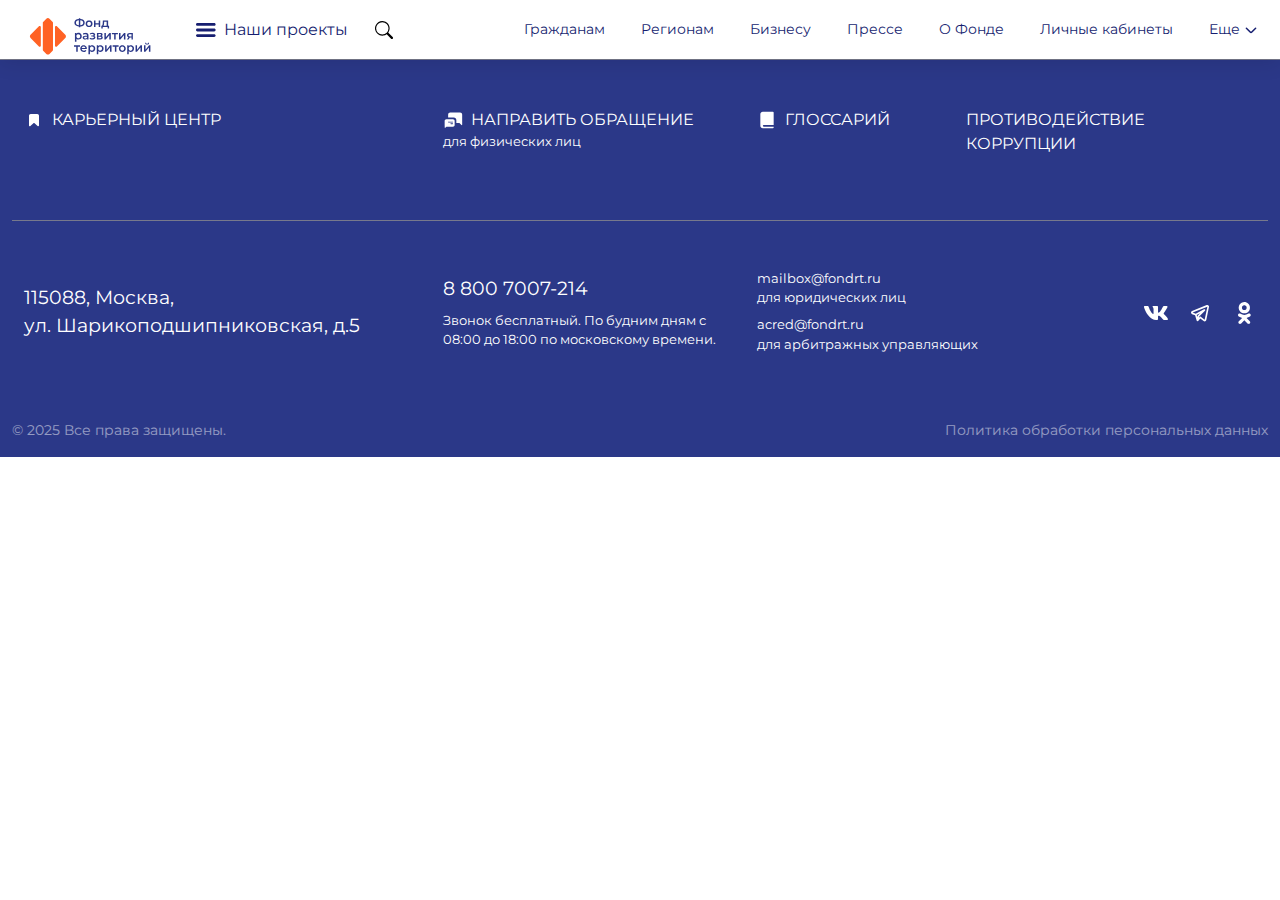
<file: index.html>
<!doctype html>
<html class="no-js" lang="">

<head>
  <meta charset="utf-8">
  <meta name="viewport" content="width=device-width, initial-scale=1">
  <title></title>
  <link rel="stylesheet" href="css/style.css">
  <meta name="description" content="">

  <meta property="og:title" content="">
  <meta property="og:type" content="">
  <meta property="og:url" content="">
  <meta property="og:image" content="">
  <meta property="og:image:alt" content="">

  <link rel="icon" href="/favicon.ico" sizes="any">
  <link rel="icon" href="/icon.svg" type="image/svg+xml">
  <link rel="apple-touch-icon" href="icon.png">

  <link rel="manifest" href="site.webmanifest">
  <meta name="theme-color" content="#fafafa">

  <link rel="preconnect" href="https://fonts.googleapis.com">
  <link rel="preconnect" href="https://fonts.gstatic.com" crossorigin>
  <link
    href="https://fonts.googleapis.com/css2?family=Fuggles&family=Inter:wght@100;400;800&family=Montserrat:ital,wght@0,100..900;1,100..900&family=Open+Sans:wght@500&family=Quicksand:wght@600&display=swap"
    rel="stylesheet">
</head>

<body>

<!-- Add your site or application content here -->
<header class="header">
  <div class="header-wrapper">
    <div class="header-top">
      <div class="navbar">
        <a class="navbar-brand" href="https://xn--p1aee.xn--p1ai/">
          <img class="logo-img" src="img/FRT_logo.svg" alt="Логотип шапки">
        </a>
        <div class="header-item header-wrap">
          <a href="https://xn--p1aee.xn--p1ai/napravleniya/" class="catalog-link">
            <div class="header-btn-catalog">

              <svg width="20" height="14" viewBox="0 0 20 14" fill="none" xmlns="http://www.w3.org/2000/svg">
                <path
                  d="M0 1.4C0 0.626801 0.626801 0 1.4 0H18.2C18.9732 0 19.6 0.626801 19.6 1.4C19.6 2.1732 18.9732 2.8 18.2 2.8H1.4C0.626802 2.8 0 2.1732 0 1.4Z"
                  fill="currentColor"></path>
                <path
                  d="M0 7C0 6.2268 0.626801 5.6 1.4 5.6H18.2C18.9732 5.6 19.6 6.2268 19.6 7C19.6 7.7732 18.9732 8.4 18.2 8.4H1.4C0.626802 8.4 0 7.7732 0 7Z"
                  fill="currentColor"></path>
                <path
                  d="M1.4 11.2C0.626801 11.2 0 11.8268 0 12.6C0 13.3732 0.626802 14 1.4 14H18.2C18.9732 14 19.6 13.3732 19.6 12.6C19.6 11.8268 18.9732 11.2 18.2 11.2H1.4Z"
                  fill="currentColor"></path>
              </svg>
              Наши проекты
            </div>
          </a>
          <div class="header-item">
            <div class="title-search-overlay">
              <div id="title-search" class="title-search-wrap">
                <div class="search-form-wrap ">
                  <form action="/search/" class="search-form">
                    <input id="title-search-input" class="form-control" type="text" name="q" placeholder="Поиск..."
                           autocomplete="off">
                    <label class="search-label">
                      <img src="img/search.svg" alt="Картинка поиска">
                      <input class="search-submit" name="s" type="submit" value="">
                    </label>
                  </form>
                  <div class="search-button search-button-close">
                    <svg xmlns="http://www.w3.org/2000/svg" width="32" height="48" fill="currentColor"
                         class="search-button-close-icon" viewBox="0 0 16 16">
                      <path d="M8 15A7 7 0 1 1 8 1a7 7 0 0 1 0 14zm0 1A8 8 0 1 0 8 0a8 8 0 0 0 0 16z"/>
                      <path
                        d="M4.646 4.646a.5.5 0 0 1 .708 0L8 7.293l2.646-2.647a.5.5 0 0 1 .708.708L8.707 8l2.647 2.646a.5.5 0 0 1-.708.708L8 8.707l-2.646 2.647a.5.5 0 0 1-.708-.708L7.293 8 4.646 5.354a.5.5 0 0 1 0-.708z"/>
                    </svg>
                  </div>
                </div>
              </div>
            </div>
            <div class="search-button-wrap">
              <div class="search-button search-button-open">
                <img src="img/search.svg" alt="Картинка поиска">
              </div>
            </div>
          </div>
          <div class="hamburger" data-drawer-trigger aria-controls="drawer-name" aria-expanded="false">
            <div class="header-icon">
              <svg width="12" height="12" viewBox="0 0 12 12" fill="none" xmlns="http://www.w3.org/2000/svg">
                <circle cx="1" cy="1" r="1" fill="currentColor"></circle>
                <circle cx="1" cy="11" r="1" fill="currentColor"></circle>
                <circle cx="11" cy="1" r="1" fill="currentColor"></circle>
                <circle cx="11" cy="11" r="1" fill="currentColor"></circle>
                <circle cx="6" cy="6" r="1" fill="currentColor"></circle>
              </svg>
            </div>
          </div>
        </div>
        <div class="header-item nav-container">
          <ul class="nav-list">
            <li class="nav-item">
              <a href="javascript:void(0);" class="nav-link" data-drawer-trigger aria-controls="grazhdanam_menu"
                 aria-expanded="false">Гражданам</a>
            </li>
            <li class="nav-item">
              <a href="javascript:void(0);" class="nav-link" data-drawer-trigger aria-controls="regionam_menu"
                 aria-expanded="false">Регионам</a>
            </li>
            <li class="nav-item">
              <a href="javascript:void(0);" class="nav-link" data-drawer-trigger aria-controls="biznes_menu"
                 aria-expanded="false">Бизнесу</a>
            </li>
            <li class="nav-item">
              <a href="javascript:void(0);" class="nav-link" data-drawer-trigger aria-controls="press_menu"
                 aria-expanded="false">Прессе</a>
            </li>
            <li class="nav-item">
              <a href="javascript:void(0);" class="nav-link" data-drawer-trigger aria-controls="fond_menu"
                 aria-expanded="false">О Фонде</a>
            </li>
            <li class="nav-item">
              <a href="javascript:void(0);" class="nav-link" data-drawer-trigger aria-controls="lk_menu"
                 aria-expanded="false">Личные кабинеты</a>
            </li>
            <li class="nav-item nav-item-land">
              <a href="/buy/" class="nav-link">Купить недвижимость</a>
            </li>
            <li class="nav-item-more">
              <div class="nav-item-more-button">
                <span class="nav-link">Еще
                  <svg width="14" height="14" viewBox="0 0 14 14" fill="none" xmlns="http://www.w3.org/2000/svg">
                    <path d="M11.62 5.22083L7.81667 9.02417C7.3675 9.47333 6.6325 9.47333 6.18334 9.02417L2.38 5.22083"
                          stroke="currentColor" stroke-width="1.5" stroke-miterlimit="10" stroke-linecap="round"
                          stroke-linejoin="round">
                    </path>
                  </svg>
                </span>
              </div>
              <ul class="more-nav">
                <li class="nav-item">
                  <a href="" class="nav-link" data-drawer-trigger aria-controls="fond_menu" aria-expanded="false">О
                    Фонде</a>
                </li>
                <li class="nav-item">
                  <a href="" class="nav-link" data-drawer-trigger aria-controls="lk_menu" aria-expanded="false">Личные
                    кабинеты</a>
                </li>
                <li class="nav-item nav-item-land">
                  <a href="/buy/" class="nav-link">Купить недвижимость</a>
                </li>
              </ul>
            </li>
          </ul>
        </div>
      </div>
    </div>
  </div>
</header>
<main>
  <section class="drawer" id="drawer-name" data-drawer-target="">
    <div class="drawer__overlay" data-drawer-close="" tabindex="-1"></div>
    <div class="drawer__wrapper">
      <div class="drawer__header">
        <button class="drawer__close" data-drawer-close="" aria-label="Close Drawer">
          <svg xmlns="http://www.w3.org/2000/svg" fill="white" class="bi bi-x" viewBox="0 0 16 16" width="30"
               height="30">
            <path
              d="M4.646 4.646a.5.5 0 0 1 .708 0L8 7.293l2.646-2.647a.5.5 0 0 1 .708.708L8.707 8l2.647 2.646a.5.5 0 0 1-.708.708L8 8.707l-2.646 2.647a.5.5 0 0 1-.708-.708L7.293 8 4.646 5.354a.5.5 0 0 1 0-.708z"></path>
          </svg>
        </button>
      </div>
      <div class="drawer__content">
        <ul id="more-nav-1">
          <li class="nav-item">
            <a href="javascript:void(0);" class="nav-link root-item" data-drawer-trigger=""
               aria-controls="grazhdanam_menu" aria-expanded="false">
              Гражданам </a>
          </li>
          <li class="nav-item">
            <a href="javascript:void(0);" class="nav-link root-item" data-drawer-trigger=""
               aria-controls="regionam_menu" aria-expanded="false">
              Регионам </a>
          </li>
          <li class="nav-item">
            <a href="javascript:void(0);" class="nav-link root-item" data-drawer-trigger="" aria-controls="biznes_menu"
               aria-expanded="false">
              Бизнесу </a>
          </li>
          <li class="nav-item">
            <a href="javascript:void(0);" class="nav-link root-item" data-drawer-trigger="" aria-controls="press_menu"
               aria-expanded="false">
              Прессе </a>
          </li>
          <li class="nav-item">
            <a href="javascript:void(0);" class="nav-link root-item" data-drawer-trigger="" aria-controls="fond_menu"
               aria-expanded="false">
              О Фонде </a>
          </li>
          <li class="nav-item">
            <a href="javascript:void(0);" class="nav-link root-item" data-drawer-trigger="" aria-controls="lk_menu"
               aria-expanded="true">
              Личные кабинеты </a>
          </li>
          <li class="nav-item nav-item-land">
            <!-- <img src="/local/templates/main_catalog/img/Дом.png" alt=""> -->
            <a href="/buy/" class="nav-link root-item">
              Купить недвижимость
            </a>
          </li>
        </ul>
        <div class="drawer__content-bottom">
          <div class="drawer__content-bottom-row">
            <div class="header_item">
              <a href="https://xn--p1aee.xn--p1ai/napravleniya/" class="catalog-link">
                <div class="header-btn-catalog">
                  <svg width="20" height="14" viewBox="0 0 20 14" fill="none" xmlns="http://www.w3.org/2000/svg">
                    <path
                      d="M0 1.4C0 0.626801 0.626801 0 1.4 0H18.2C18.9732 0 19.6 0.626801 19.6 1.4C19.6 2.1732 18.9732 2.8 18.2 2.8H1.4C0.626802 2.8 0 2.1732 0 1.4Z"
                      fill="currentColor"></path>
                    <path
                      d="M0 7C0 6.2268 0.626801 5.6 1.4 5.6H18.2C18.9732 5.6 19.6 6.2268 19.6 7C19.6 7.7732 18.9732 8.4 18.2 8.4H1.4C0.626802 8.4 0 7.7732 0 7Z"
                      fill="currentColor"></path>
                    <path
                      d="M1.4 11.2C0.626801 11.2 0 11.8268 0 12.6C0 13.3732 0.626802 14 1.4 14H18.2C18.9732 14 19.6 13.3732 19.6 12.6C19.6 11.8268 18.9732 11.2 18.2 11.2H1.4Z"
                      fill="currentColor"></path>
                  </svg>
                  Наши проекты
                </div>
              </a>
            </div>
          </div>
        </div>
      </div>
    </div>
  </section>
  <section class="drawer drawer_submenu" id="grazhdanam_menu" data-drawer-target="">
    <div class="drawer__overlay" data-drawer-close="" tabindex="-1"></div>
    <div class="drawer__wrapper">
      <div class="drawer__header">
        <p class="drawer__header_title container"><span>Гражданам<span></span></span></p>
        <button class="drawer__close" data-drawer-close="" aria-label="Close Drawer">
          <svg xmlns="http://www.w3.org/2000/svg" fill="white" class="bi bi-x" viewBox="0 0 16 16" width="30"
               height="30">
            <path
              d="M4.646 4.646a.5.5 0 0 1 .708 0L8 7.293l2.646-2.647a.5.5 0 0 1 .708.708L8.707 8l2.647 2.646a.5.5 0 0 1-.708.708L8 8.707l-2.646 2.647a.5.5 0 0 1-.708-.708L7.293 8 4.646 5.354a.5.5 0 0 1 0-.708z"></path>
          </svg>
        </button>
      </div>
      <div class="drawer__content">
        <div class="container">
          <div class="row">
            <div class="header_submenu_wrap is_parent">
              <div class="header_submenu_title submenu_control">
                Переселение из аварийного жилья
                <svg width="14" height="14" viewBox="0 0 14 14" fill="none" xmlns="http://www.w3.org/2000/svg">
                  <path d="M11.62 5.22083L7.81667 9.02417C7.3675 9.47333 6.6325 9.47333 6.18334 9.02417L2.38 5.22083"
                        stroke="currentColor" stroke-width="1.5" stroke-miterlimit="10" stroke-linecap="round"
                        stroke-linejoin="round"></path>
                </svg>
              </div>
              <ul class="header_submenu header_submenu_list">
                <li>
                  <a href="/napravleniya/pereselenie/">
                    О переселении </a>
                </li>
                <li>
                  <a href="/napravleniya/reestr-obrashcheniy/">
                    Реестр обращений </a>
                </li>
              </ul>
            </div>

            <div class="header_submenu_wrap is_parent">
              <div class="header_submenu_title submenu_control">
                Капитальный ремонт многоквартирных домов
                <svg width="14" height="14" viewBox="0 0 14 14" fill="none" xmlns="http://www.w3.org/2000/svg">
                  <path d="M11.62 5.22083L7.81667 9.02417C7.3675 9.47333 6.6325 9.47333 6.18334 9.02417L2.38 5.22083"
                        stroke="currentColor" stroke-width="1.5" stroke-miterlimit="10" stroke-linecap="round"
                        stroke-linejoin="round"></path>
                </svg>
              </div>
              <ul class="header_submenu header_submenu_list">
                <li>
                  <a href="/napravleniya/kapitalnyy-remont/">
                    О капитальном ремонте </a>
                </li>
                <li>
                  <a href="https://xn--80aq1a.xn--p1aee.xn--p1ai/overhaul" target="_blank">
                    Мониторинг реализации региональных программ капремонта </a>
                </li>
                <li>
                  <a href="/napravleniya/zamena-liftovogo-oborudovaniya/">
                    Замена лифтового оборудования </a>
                </li>
                <li>
                  <a href="/napravleniya/energoeffektivnyy-kapremont/">
                    Энергоэффективный капремонт </a>
                </li>
                <li>
                  <a href="/napravleniya/limity/">
                    Лимиты </a>
                </li>
                <li>
                  <a href="/napravleniya/pomoshchnik-ekr/">
                    Помощник ЭКР </a>
                </li>
              </ul>
            </div>

            <div class="header_submenu_wrap is_parent">
              <div class="header_submenu_title submenu_control">
                Восстановление прав дольщиков
                <svg width="14" height="14" viewBox="0 0 14 14" fill="none" xmlns="http://www.w3.org/2000/svg">
                  <path d="M11.62 5.22083L7.81667 9.02417C7.3675 9.47333 6.6325 9.47333 6.18334 9.02417L2.38 5.22083"
                        stroke="currentColor" stroke-width="1.5" stroke-miterlimit="10" stroke-linecap="round"
                        stroke-linejoin="round"></path>
                </svg>
              </div>
              <ul class="header_submenu header_submenu_list">
                <li>
                  <a href="/napravleniya/vosstanovlenie-prav/">
                    О восстановлении прав дольщиков </a>
                </li>
                <li>
                  <a href="https://xn--p1aee.xn--p1ai/compensation/rtus/" target="_blank">
                    Проверить включение требований в реестр Фонда </a>
                </li>
                <li>
                  <a href="/napravleniya/chlenam-zhilishchno-stroitelnogo-kooperativa/">
                    Членам ЖСК </a>
                </li>
                <li>
                  <a href="https://xn--p1aee.xn--p1ai/lk/" target="_blank">
                    Личный кабинет дольщика </a>
                </li>
                <li>
                  <a href="https://xn--p1aee.xn--p1ai/projects/" target="_blank">
                    Проекты Фонда </a>
                </li>
                <li>
                  <a href="https://214.xn--p1aee.xn--p1ai/lk/profile-user" target="_blank">
                    Получить выплату </a>
                </li>
              </ul>
            </div>

            <div class="header_submenu_wrap ">
              <ul class="header_submenu">
                <li class="header_submenu_title">
                  <a href="/vopros-otvet/">
                    Вопрос-ответ </a>
                </li>
              </ul>
            </div>

            <div class="header_submenu_wrap ">
              <ul class="header_submenu">
                <li class="header_submenu_title">
                  <a href="/#">
                    Купить недвижимость </a>
                </li>
                <li class="header_submenu_title">
                  <a href="https://xn--p1aee.xn--p1ai/buy/" target="_blank">
                    Выбрать ЖК </a>
                </li>
                <li class="header_submenu_title">
                  <a href="https://xn--p1aee.xn--p1ai/buy/" target="_blank">
                    Квартиру в новостройке </a>
                </li>
                <li class="header_submenu_title">
                  <a href="https://xn--p1aee.xn--p1ai/grazhdanam/kalkulyator_rascheta-doley-mezhdu-pokupatelyami/"
                     target="_blank">
                    Калькулятор определения долевой собственности </a>
                </li>
              </ul>
            </div>

            <div class="header_priemnaya_row">
              <a class="ask_form_text_page" href="/ask_form/pre_page.php">Направить обращение</a>
            </div>
          </div>

        </div>
      </div>
    </div>
  </section>
</main>

<footer class="footer">
  <div class="container">
    <div class="footer_container">
      <div class="footer_top">
        <div class="footer_row">
          <div class="footer_row_item">
            <div class="footer_top_item">
              <svg width="20" height="20" viewBox="0 0 20 20" fill="none" xmlns="http://www.w3.org/2000/svg">
                <path fill-rule="evenodd" clip-rule="evenodd"
                      d="M6.66667 4H13.3333C14.2538 4 15 4.74619 15 5.66667V15.439C15 15.8992 14.6269 16.2723 14.1667 16.2723C13.9582 16.2723 13.7573 16.1941 13.6036 16.0533L10.5631 13.2662C10.2445 12.9741 9.7555 12.9741 9.4369 13.2662L6.39644 16.0533C6.05717 16.3643 5.53003 16.3413 5.21904 16.0021C5.07815 15.8484 5 15.6475 5 15.439V5.66667C5 4.74619 5.74619 4 6.66667 4Z"
                      fill="currentColor"></path>
              </svg>
              <a href="/napravleniya/o-fonde/karera/">Карьерный центр</a></div>
          </div>
          <div class="footer_row_item">
            <div class="footer_top_item">
              <svg width="20" height="20" viewBox="0 0 20 20" fill="none" xmlns="http://www.w3.org/2000/svg">
                <path fill-rule="evenodd" clip-rule="evenodd"
                      d="M13.3334 13.0263V10C13.3334 8.61929 12.2141 7.5 10.8334 7.5H5.13489V4.60526C5.13489 3.44256 6.07745 2.5 7.24015 2.5H17.0647C18.2274 2.5 19.17 3.44256 19.17 4.60526V10.9211L19.1839 14.8223C19.1847 15.0524 18.9988 15.2397 18.7687 15.2405C18.6577 15.2409 18.5511 15.1969 18.4726 15.1184L16.3805 13.0263H13.3334Z"
                      fill="currentColor"></path>
                <path fill-rule="evenodd" clip-rule="evenodd"
                      d="M1.65417 15V10.8333C1.65417 9.91282 2.40037 9.16663 3.32084 9.16663H9.98751C10.908 9.16663 11.6542 9.91282 11.6542 10.8333V15C11.6542 15.9204 10.908 16.6666 9.98751 16.6666H3.41728L2.38074 17.6587C2.2145 17.8178 1.95074 17.8121 1.79163 17.6458C1.7174 17.5683 1.67597 17.4651 1.67597 17.3577V15.2702C1.66163 15.1822 1.65417 15.092 1.65417 15ZM5.41667 11.6666C5.18655 11.6666 5 11.8532 5 12.0833C5 12.3134 5.18655 12.5 5.41667 12.5H9.58333C9.81345 12.5 10 12.3134 10 12.0833C10 11.8532 9.81345 11.6666 9.58333 11.6666H5.41667ZM7.5 13.75C7.5 13.5198 7.68655 13.3333 7.91667 13.3333H9.58333C9.81345 13.3333 10 13.5198 10 13.75C10 13.9801 9.81345 14.1666 9.58333 14.1666H7.91667C7.68655 14.1666 7.5 13.9801 7.5 13.75Z"
                      fill="currentColor"></path>
              </svg>
              <a href="/ask_form/pre_page.php">Направить обращение</a>
              <br>
              <span style="flex-basis: 100%; font-size: 0.8rem;text-transform: lowercase;">для физических лиц</span>
            </div>
          </div>
          <div class="footer_row_item">
            <div class="footer_top_item">
              <svg width="20" height="20" viewBox="0 0 20 20" fill="none" xmlns="http://www.w3.org/2000/svg">
                <path
                  d="M16.6667 15H6.66667C6.20643 15 5.83334 15.3731 5.83334 15.8333C5.83334 16.2935 6.20643 16.6666 6.66667 16.6666H16.6667V17.5C16.6667 18.0224 16.3682 18.3333 15.8333 18.3333H5.83334C4.378 18.3333 3.33334 17.2451 3.33334 15.8333V4.16663C3.33334 2.75482 4.378 1.66663 5.83334 1.66663H15.8333C16.3682 1.66663 16.6667 1.97754 16.6667 2.49996V15Z"
                  fill="currentColor"></path>
                <path class="path_bg_color" fill-rule="evenodd" clip-rule="evenodd"
                      d="M11.668 11.2666H12.66L10.636 5.66663H9.53202L7.50002 11.2666H8.50002L8.89202 10.1386H11.276L11.668 11.2666ZM9.19602 9.27463L10.084 6.74663L10.972 9.27463H9.19602Z"
                      fill="currentColor"></path>
              </svg>
              <a href="/glossary/">Глоссарий</a></div>
          </div>
          <div class="footer_row_item">
            <div class="footer_top_item d-flex justify-content-xl-end">
              <a href="/pages/protivodeystvie-korruptsii/">Противодействие коррупции</a></div>
          </div>
        </div>
      </div>
      <div class="footer_middle">
        <div class="footer_row">
          <div class="footer_row_item">
            <div class="footer_middle_item">
              115088, Москва,<br>
              ул. Шарикоподшипниковская, д.5
            </div>
          </div>
          <div class="footer_row_item">
            <div class="footer_middle_item">
              <a href="tel:+78007007214">8 800 7007-214</a>
              <div class="footer_middle_desc">
                Звонок бесплатный. По будним дням с 08:00 до 18:00 по московскому времени.
              </div>
            </div>
          </div>
          <div class="footer_row_item">
            <div class="footer_middle_item">
              <span style="font-size: 0.8rem;">
                <a href="mailto:mailbox@fondrt.ru">mailbox@fondrt.ru</a><br>для юридических лиц
              <span>
              <div class="footer_middle_desc">
                <a href="mailto:acred@fondrt.ru" target="_blank">acred@fondrt.ru</a><br>для арбитражных управляющих
              </div></span></span>
            </div>
          </div>
          <div class="footer_row_item">
            <div class="footer_middle_item">
              <div class="footer__soc-icons">
                <a class="footer__soc-icon" href="https://vk.com/frt_rf" id="bx_565502798_569" target="_blank">
                  <svg viewBox="0 0 24 24" height="24" width="24" fill="currentColor" class="svg-vk"
                       xmlns="http://www.w3.org/2000/svg">
                    <path
                      d="m19.915 13.028c-.388-.49-.277-.708 0-1.146.005-.005 3.208-4.431 3.538-5.932l.002-.001c.164-.547 0-.949-.793-.949h-2.624c-.668 0-.976.345-1.141.731 0 0-1.336 3.198-3.226 5.271-.61.599-.892.791-1.225.791-.164 0-.419-.192-.419-.739v-5.105c0-.656-.187-.949-.74-.949h-4.126c-.419 0-.668.306-.668.591 0 .622.945.765 1.043 2.515v3.797c0 .832-.151.985-.486.985-.892 0-3.057-3.211-4.34-6.886-.259-.713-.512-1.001-1.185-1.001h-2.625c-.749 0-.9.345-.9.731 0 .682.892 4.073 4.148 8.553 2.17 3.058 5.226 4.715 8.006 4.715 1.671 0 1.875-.368 1.875-1.001 0-2.922-.151-3.198.686-3.198.388 0 1.056.192 2.616 1.667 1.783 1.749 2.076 2.532 3.074 2.532h2.624c.748 0 1.127-.368.909-1.094-.499-1.527-3.871-4.668-4.023-4.878z"></path>
                  </svg>
                </a>
                <a class="footer__soc-icon" href="https://t.me/fondrt" id="bx_565502798_535" target="_blank">
                  <svg width="24" height="24" viewBox="0 0 24 24" fill="none" xmlns="http://www.w3.org/2000/svg">
                    <path
                      d="M20.3988 4.38756C20.1659 4.19376 19.8847 4.06674 19.5853 4.02003C19.2859 3.97332 18.9794 4.00866 18.6985 4.12229L4.03557 10.0423C3.72199 10.1713 3.45507 10.3926 3.27022 10.6769C3.08537 10.9612 2.99135 11.2949 3.00063 11.6339C3.0099 11.9728 3.12204 12.3009 3.32216 12.5747C3.52227 12.8484 3.80091 13.0548 4.12107 13.1665L7.08705 14.198L8.74023 19.665C8.7627 19.738 8.7953 19.8075 8.83709 19.8715C8.84343 19.8813 8.85238 19.8886 8.85912 19.8981C8.9074 19.9655 8.96574 20.025 9.03211 20.0747C9.05099 20.089 9.06906 20.1025 9.08924 20.1153C9.16691 20.1668 9.25293 20.2045 9.34348 20.2267L9.35317 20.2275L9.35866 20.2298C9.41309 20.2409 9.4685 20.2465 9.52406 20.2466C9.5294 20.2466 9.53414 20.2441 9.53944 20.244C9.62327 20.2425 9.70638 20.2281 9.78579 20.2012C9.80427 20.1949 9.8201 20.1844 9.83803 20.1768C9.89724 20.1522 9.95335 20.1208 10.0052 20.083C10.0467 20.048 10.0882 20.0131 10.1297 19.9781L12.3406 17.5371L15.6382 20.0916C15.9285 20.3176 16.2859 20.4405 16.6538 20.4408C17.0393 20.4403 17.4129 20.3073 17.712 20.064C18.0111 19.8208 18.2175 19.4821 18.2966 19.1048L20.9661 6.00001C21.0266 5.70506 21.0058 5.39921 20.9059 5.11519C20.8059 4.83117 20.6307 4.57966 20.3988 4.38756ZM9.84849 14.4585C9.73504 14.5715 9.65749 14.7155 9.62556 14.8724L9.37232 16.103L8.7308 13.9813L12.057 12.2492L9.84849 14.4585ZM16.641 18.798L12.7442 15.7793C12.5811 15.6533 12.3766 15.5934 12.1714 15.6114C11.9661 15.6295 11.7752 15.7242 11.6367 15.8767L10.9286 16.6583L11.1789 15.4421L16.9742 9.64674C17.1125 9.50859 17.1968 9.32547 17.2118 9.13055C17.2267 8.93563 17.1714 8.74179 17.0558 8.58415C16.9402 8.42651 16.7719 8.31549 16.5815 8.2712C16.3911 8.22692 16.1911 8.25229 16.0178 8.34273L7.7005 12.6732L4.65322 11.558L19.3633 5.67318L16.641 18.798Z"
                      fill="currentColor"></path>
                  </svg>
                </a>
                <a class="footer__soc-icon" href="https://ok.ru/group/64270626324704" id="bx_565502798_570"
                   target="_blank">
                  <svg width="24" height="24" viewBox="0 0 24 24" fill="none" xmlns="http://www.w3.org/2000/svg">
                    <path fill-rule="evenodd" clip-rule="evenodd"
                          d="M12.3091 12.3613C10.8208 12.3551 9.39526 11.7588 8.34286 10.7021C7.29046 9.64549 6.6965 8.21415 6.69034 6.71985C6.69422 5.21756 7.28501 3.77677 8.3357 2.70719C9.38639 1.63761 10.8131 1.02463 12.3091 1.00001C13.0539 0.998879 13.7915 1.14663 14.4788 1.43466C15.1661 1.72269 15.7895 2.14522 16.3124 2.67762C16.8355 3.21002 17.2476 3.84164 17.525 4.53563C17.8024 5.22965 17.9394 5.97213 17.9279 6.71985C17.9374 7.46332 17.7985 8.20116 17.5195 8.88988C17.2404 9.57864 16.8269 10.2043 16.3033 10.7301C15.7796 11.2558 15.1564 11.671 14.4705 11.9512C13.7845 12.2313 13.0496 12.3708 12.3091 12.3613ZM12.3091 4.36922C11.995 4.36905 11.6841 4.43234 11.3948 4.55535C11.1056 4.67835 10.8439 4.85851 10.6255 5.08518C10.407 5.31181 10.2362 5.58027 10.1233 5.87457C10.0103 6.16887 9.9575 6.48299 9.96798 6.79819C9.96333 7.10457 10.0213 7.40862 10.1384 7.69161C10.2554 7.9746 10.429 8.23046 10.6484 8.44343C10.8678 8.65638 11.1284 8.8219 11.4141 8.92976C11.6997 9.03759 12.0043 9.08549 12.3091 9.07045C12.612 9.07773 12.9133 9.0245 13.1955 8.91387C13.4777 8.80322 13.7353 8.63738 13.9531 8.42597C14.1709 8.21455 14.3447 7.96177 14.4644 7.68235C14.5841 7.40289 14.6473 7.10237 14.6503 6.79819C14.6608 6.48299 14.608 6.16887 14.495 5.87457C14.3821 5.58027 14.2113 5.31181 13.9928 5.08518C13.7744 4.85851 13.5127 4.67835 13.2235 4.55535C12.9342 4.43234 12.6233 4.36905 12.3091 4.36922ZM14.5723 17.0626L17.7719 20.1967C17.9205 20.3459 18.0384 20.523 18.1189 20.7179C18.1994 20.9129 18.2408 21.1218 18.2408 21.3328C18.2408 21.5438 18.1994 21.7528 18.1189 21.9477C18.0384 22.1427 17.9205 22.3198 17.7719 22.469C17.6335 22.6352 17.4604 22.7689 17.2648 22.8607C17.0693 22.9524 16.8561 23 16.6403 23C16.4245 23 16.2113 22.9524 16.0158 22.8607C15.8203 22.7689 15.6472 22.6352 15.5087 22.469L12.3091 19.3348L9.1876 22.469C9.03577 22.6247 8.85323 22.747 8.65167 22.828C8.45012 22.9089 8.23396 22.9468 8.017 22.9391C7.58442 22.9229 7.17078 22.7568 6.84642 22.469C6.69776 22.3198 6.57983 22.1427 6.49938 21.9477C6.41892 21.7528 6.37751 21.5438 6.37751 21.3328C6.37751 21.1218 6.41892 20.9129 6.49938 20.7179C6.57983 20.523 6.69776 20.3459 6.84642 20.1967L10.1241 17.0626C8.95306 16.6952 7.82731 16.1958 6.76838 15.5738C6.40673 15.3357 6.14897 14.9683 6.0475 14.5462C5.94603 14.1241 6.00846 13.6791 6.2221 13.3015C6.34119 13.1119 6.49747 12.9485 6.68143 12.8213C6.86539 12.6942 7.07319 12.6059 7.29219 12.562C7.51118 12.518 7.7368 12.5192 7.95532 12.5655C8.17384 12.6118 8.38068 12.7023 8.56328 12.8314C9.70552 13.5232 11.0142 13.8888 12.3482 13.8888C13.6821 13.8888 14.9908 13.5232 16.1331 12.8314C16.3157 12.7023 16.5225 12.6118 16.741 12.5655C16.9595 12.5192 17.1851 12.518 17.4041 12.562C17.6231 12.6059 17.8309 12.6942 18.0149 12.8213C18.1989 12.9485 18.3552 13.1119 18.4742 13.3015C18.6955 13.6699 18.7702 14.1085 18.6834 14.5298C18.5966 14.951 18.3547 15.3239 18.006 15.5738C16.9198 16.1961 15.7682 16.6954 14.5723 17.0626Z"
                          fill="currentColor"></path>
                  </svg>
                </a>
              </div>
            </div>
          </div>
        </div>
      </div>
      <div class="footer__bottom">
        <div class="footer__copyright">
          © 2025 Все права защищены.
        </div>
        <div class="footer__ref">
          <a href="/upload/Политика ППК ФРТ по обработке ПДн (ред.4).pdf">Политика обработки персональных данных</a>
        </div>
      </div>
    </div>
  </div>
</footer>
<script src="js/app.js"></script>
</body>
</html>
</file>
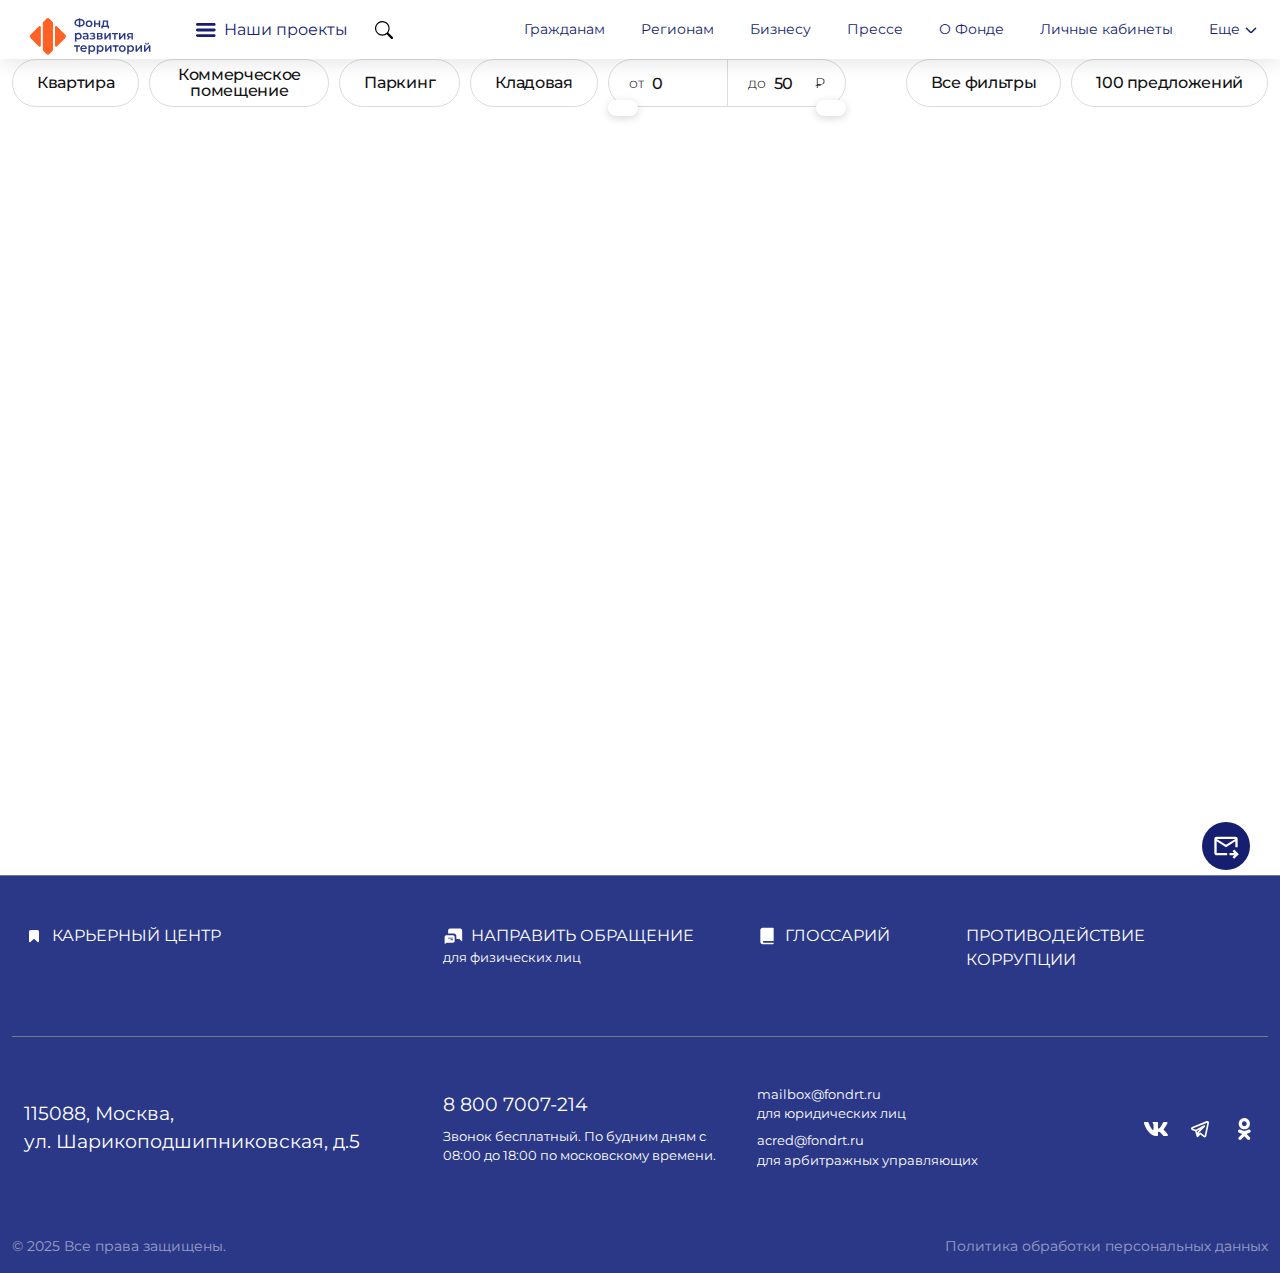
<file: filter/index.html>
<!doctype html>
<html class="no-js" lang="">

<head>
  <meta charset="utf-8">
  <meta name="viewport" content="width=device-width, initial-scale=1">
  <title>Filter</title>
  <link rel="stylesheet" href="../css/style.css">
  <link rel="stylesheet" href="../form/css/popup.css">
  <link rel="stylesheet" href="css/filter.css">
  <meta name="description" content="">

  <meta property="og:title" content="">
  <meta property="og:type" content="">
  <meta property="og:url" content="">
  <meta property="og:image" content="">
  <meta property="og:image:alt" content="">

  <link rel="icon" href="/favicon.ico" sizes="any">
  <link rel="icon" href="/icon.svg" type="image/svg+xml">
  <link rel="apple-touch-icon" href="../icon.png">

  <link rel="manifest" href="../site.webmanifest">
  <meta name="theme-color" content="#fafafa">

  <link rel="preconnect" href="https://fonts.googleapis.com">
  <link rel="preconnect" href="https://fonts.gstatic.com" crossorigin>
  <link
    href="https://fonts.googleapis.com/css2?family=Fuggles&family=Inter:wght@100;400;800&family=Montserrat:ital,wght@0,100..900;1,100..900&family=Open+Sans:wght@500&family=Quicksand:wght@600&display=swap"
    rel="stylesheet">
</head>

<body>

<!-- Add your site or application content here -->
<header class="header">
  <div class="header-wrapper">
    <div class="header-top">
      <div class="navbar">
        <a class="navbar-brand" href="https://xn--p1aee.xn--p1ai/">
          <img class="logo-img" src="../img/FRT_logo.svg" alt="Логотип шапки">
        </a>
        <div class="header-item header-wrap">
          <a href="https://xn--p1aee.xn--p1ai/napravleniya/" class="catalog-link">
            <div class="header-btn-catalog">

              <svg width="20" height="14" viewBox="0 0 20 14" fill="none" xmlns="http://www.w3.org/2000/svg">
                <path
                  d="M0 1.4C0 0.626801 0.626801 0 1.4 0H18.2C18.9732 0 19.6 0.626801 19.6 1.4C19.6 2.1732 18.9732 2.8 18.2 2.8H1.4C0.626802 2.8 0 2.1732 0 1.4Z"
                  fill="currentColor"></path>
                <path
                  d="M0 7C0 6.2268 0.626801 5.6 1.4 5.6H18.2C18.9732 5.6 19.6 6.2268 19.6 7C19.6 7.7732 18.9732 8.4 18.2 8.4H1.4C0.626802 8.4 0 7.7732 0 7Z"
                  fill="currentColor"></path>
                <path
                  d="M1.4 11.2C0.626801 11.2 0 11.8268 0 12.6C0 13.3732 0.626802 14 1.4 14H18.2C18.9732 14 19.6 13.3732 19.6 12.6C19.6 11.8268 18.9732 11.2 18.2 11.2H1.4Z"
                  fill="currentColor"></path>
              </svg>
              Наши проекты
            </div>
          </a>
          <div class="header-item">
            <div class="title-search-overlay">
              <div id="title-search" class="title-search-wrap">
                <div class="search-form-wrap ">
                  <form action="/search/" class="search-form">
                    <input id="title-search-input" class="form-control" type="text" name="q" placeholder="Поиск..."
                           autocomplete="off">
                    <label class="search-label">
                      <img src="../img/search.svg" alt="Картинка поиска">
                      <input class="search-submit" name="s" type="submit" value="">
                    </label>
                  </form>
                  <div class="search-button search-button-close">
                    <svg xmlns="http://www.w3.org/2000/svg" width="32" height="48" fill="currentColor"
                         class="search-button-close-icon" viewBox="0 0 16 16">
                      <path d="M8 15A7 7 0 1 1 8 1a7 7 0 0 1 0 14zm0 1A8 8 0 1 0 8 0a8 8 0 0 0 0 16z"/>
                      <path
                        d="M4.646 4.646a.5.5 0 0 1 .708 0L8 7.293l2.646-2.647a.5.5 0 0 1 .708.708L8.707 8l2.647 2.646a.5.5 0 0 1-.708.708L8 8.707l-2.646 2.647a.5.5 0 0 1-.708-.708L7.293 8 4.646 5.354a.5.5 0 0 1 0-.708z"/>
                    </svg>
                  </div>
                </div>
              </div>
            </div>
            <div class="search-button-wrap">
              <div class="search-button search-button-open">
                <img src="../img/search.svg" alt="Картинка поиска">
              </div>
            </div>
          </div>
          <div class="hamburger" data-drawer-trigger aria-controls="drawer-name" aria-expanded="false">
            <div class="header-icon">
              <svg width="12" height="12" viewBox="0 0 12 12" fill="none" xmlns="http://www.w3.org/2000/svg">
                <circle cx="1" cy="1" r="1" fill="currentColor"></circle>
                <circle cx="1" cy="11" r="1" fill="currentColor"></circle>
                <circle cx="11" cy="1" r="1" fill="currentColor"></circle>
                <circle cx="11" cy="11" r="1" fill="currentColor"></circle>
                <circle cx="6" cy="6" r="1" fill="currentColor"></circle>
              </svg>
            </div>
          </div>
        </div>
        <div class="header-item nav-container">
          <ul class="nav-list">
            <li class="nav-item">
              <a href="javascript:void(0);" class="nav-link" data-drawer-trigger aria-controls="grazhdanam_menu"
                 aria-expanded="false">Гражданам</a>
            </li>
            <li class="nav-item">
              <a href="javascript:void(0);" class="nav-link" data-drawer-trigger aria-controls="regionam_menu"
                 aria-expanded="false">Регионам</a>
            </li>
            <li class="nav-item">
              <a href="javascript:void(0);" class="nav-link" data-drawer-trigger aria-controls="biznes_menu"
                 aria-expanded="false">Бизнесу</a>
            </li>
            <li class="nav-item">
              <a href="javascript:void(0);" class="nav-link" data-drawer-trigger aria-controls="press_menu"
                 aria-expanded="false">Прессе</a>
            </li>
            <li class="nav-item">
              <a href="javascript:void(0);" class="nav-link" data-drawer-trigger aria-controls="fond_menu"
                 aria-expanded="false">О Фонде</a>
            </li>
            <li class="nav-item">
              <a href="javascript:void(0);" class="nav-link" data-drawer-trigger aria-controls="lk_menu"
                 aria-expanded="false">Личные кабинеты</a>
            </li>
            <li class="nav-item nav-item-land">
              <a href="/buy" class="nav-link">Купить недвижимость</a>
            </li>
            <li class="nav-item-more">
              <div class="nav-item-more-button">
                <span class="nav-link">Еще
                  <svg width="14" height="14" viewBox="0 0 14 14" fill="none" xmlns="http://www.w3.org/2000/svg">
                    <path d="M11.62 5.22083L7.81667 9.02417C7.3675 9.47333 6.6325 9.47333 6.18334 9.02417L2.38 5.22083"
                          stroke="currentColor" stroke-width="1.5" stroke-miterlimit="10" stroke-linecap="round"
                          stroke-linejoin="round">
                    </path>
                  </svg>
                </span>
              </div>
              <ul class="more-nav">
                <li class="nav-item">
                  <a href="" class="nav-link" data-drawer-trigger aria-controls="fond_menu" aria-expanded="false">О
                    Фонде</a>
                </li>
                <li class="nav-item">
                  <a href="" class="nav-link" data-drawer-trigger aria-controls="lk_menu" aria-expanded="false">Личные
                    кабинеты</a>
                </li>
                <li class="nav-item nav-item-land">
                  <a href="/buy" class="nav-link">Купить недвижимость</a>
                </li>
              </ul>
            </li>
          </ul>
        </div>
      </div>
    </div>
  </div>
</header>
<main class="container">
  <section class="drawer" id="drawer-name" data-drawer-target="">
    <div class="drawer__overlay" data-drawer-close="" tabindex="-1"></div>
    <div class="drawer__wrapper">
      <div class="drawer__header">
        <button class="drawer__close" data-drawer-close="" aria-label="Close Drawer">
          <svg xmlns="http://www.w3.org/2000/svg" fill="white" class="bi bi-x" viewBox="0 0 16 16" width="30"
               height="30">
            <path
              d="M4.646 4.646a.5.5 0 0 1 .708 0L8 7.293l2.646-2.647a.5.5 0 0 1 .708.708L8.707 8l2.647 2.646a.5.5 0 0 1-.708.708L8 8.707l-2.646 2.647a.5.5 0 0 1-.708-.708L7.293 8 4.646 5.354a.5.5 0 0 1 0-.708z"></path>
          </svg>
        </button>
      </div>
      <div class="drawer__content">
        <ul id="more-nav-1">
          <li class="nav-item">
            <a href="javascript:void(0);" class="nav-link root-item" data-drawer-trigger=""
               aria-controls="grazhdanam_menu" aria-expanded="false">
              Гражданам </a>
          </li>
          <li class="nav-item">
            <a href="javascript:void(0);" class="nav-link root-item" data-drawer-trigger=""
               aria-controls="regionam_menu" aria-expanded="false">
              Регионам </a>
          </li>
          <li class="nav-item">
            <a href="javascript:void(0);" class="nav-link root-item" data-drawer-trigger="" aria-controls="biznes_menu"
               aria-expanded="false">
              Бизнесу </a>
          </li>
          <li class="nav-item">
            <a href="javascript:void(0);" class="nav-link root-item" data-drawer-trigger="" aria-controls="press_menu"
               aria-expanded="false">
              Прессе </a>
          </li>
          <li class="nav-item">
            <a href="javascript:void(0);" class="nav-link root-item" data-drawer-trigger="" aria-controls="fond_menu"
               aria-expanded="false">
              О Фонде </a>
          </li>
          <li class="nav-item">
            <a href="javascript:void(0);" class="nav-link root-item" data-drawer-trigger="" aria-controls="lk_menu"
               aria-expanded="true">
              Личные кабинеты </a>
          </li>
          <li class="nav-item nav-item-land">
            <!-- <images src="/local/templates/main_catalog/images/Дом.png" alt=""> -->
            <a href="/buy" class="nav-link root-item">
              Купить недвижимость
            </a>
          </li>
        </ul>
        <div class="drawer__content-bottom">
          <div class="drawer__content-bottom-row">
            <div class="header_item">
              <a href="https://xn--p1aee.xn--p1ai/napravleniya/" class="catalog-link">
                <div class="header-btn-catalog">
                  <svg width="20" height="14" viewBox="0 0 20 14" fill="none" xmlns="http://www.w3.org/2000/svg">
                    <path
                      d="M0 1.4C0 0.626801 0.626801 0 1.4 0H18.2C18.9732 0 19.6 0.626801 19.6 1.4C19.6 2.1732 18.9732 2.8 18.2 2.8H1.4C0.626802 2.8 0 2.1732 0 1.4Z"
                      fill="currentColor"></path>
                    <path
                      d="M0 7C0 6.2268 0.626801 5.6 1.4 5.6H18.2C18.9732 5.6 19.6 6.2268 19.6 7C19.6 7.7732 18.9732 8.4 18.2 8.4H1.4C0.626802 8.4 0 7.7732 0 7Z"
                      fill="currentColor"></path>
                    <path
                      d="M1.4 11.2C0.626801 11.2 0 11.8268 0 12.6C0 13.3732 0.626802 14 1.4 14H18.2C18.9732 14 19.6 13.3732 19.6 12.6C19.6 11.8268 18.9732 11.2 18.2 11.2H1.4Z"
                      fill="currentColor"></path>
                  </svg>
                  Наши проекты
                </div>
              </a>
            </div>
          </div>
        </div>
      </div>
    </div>
  </section>
  <section class="drawer drawer_submenu" id="grazhdanam_menu" data-drawer-target="">
    <div class="drawer__overlay" data-drawer-close="" tabindex="-1"></div>
    <div class="drawer__wrapper">
      <div class="drawer__header">
        <p class="drawer__header_title container"><span>Гражданам<span></span></span></p>
        <button class="drawer__close" data-drawer-close="" aria-label="Close Drawer">
          <svg xmlns="http://www.w3.org/2000/svg" fill="white" class="bi bi-x" viewBox="0 0 16 16" width="30"
               height="30">
            <path
              d="M4.646 4.646a.5.5 0 0 1 .708 0L8 7.293l2.646-2.647a.5.5 0 0 1 .708.708L8.707 8l2.647 2.646a.5.5 0 0 1-.708.708L8 8.707l-2.646 2.647a.5.5 0 0 1-.708-.708L7.293 8 4.646 5.354a.5.5 0 0 1 0-.708z"></path>
          </svg>
        </button>
      </div>
      <div class="drawer__content">
        <div class="container">
          <div class="row">
            <div class="header_submenu_wrap is_parent">
              <div class="header_submenu_title submenu_control">
                Переселение из аварийного жилья
                <svg width="14" height="14" viewBox="0 0 14 14" fill="none" xmlns="http://www.w3.org/2000/svg">
                  <path d="M11.62 5.22083L7.81667 9.02417C7.3675 9.47333 6.6325 9.47333 6.18334 9.02417L2.38 5.22083"
                        stroke="currentColor" stroke-width="1.5" stroke-miterlimit="10" stroke-linecap="round"
                        stroke-linejoin="round"></path>
                </svg>
              </div>
              <ul class="header_submenu header_submenu_list">
                <li>
                  <a href="/napravleniya/pereselenie/">
                    О переселении </a>
                </li>
                <li>
                  <a href="/napravleniya/reestr-obrashcheniy/">
                    Реестр обращений </a>
                </li>
              </ul>
            </div>

            <div class="header_submenu_wrap is_parent">
              <div class="header_submenu_title submenu_control">
                Капитальный ремонт многоквартирных домов
                <svg width="14" height="14" viewBox="0 0 14 14" fill="none" xmlns="http://www.w3.org/2000/svg">
                  <path d="M11.62 5.22083L7.81667 9.02417C7.3675 9.47333 6.6325 9.47333 6.18334 9.02417L2.38 5.22083"
                        stroke="currentColor" stroke-width="1.5" stroke-miterlimit="10" stroke-linecap="round"
                        stroke-linejoin="round"></path>
                </svg>
              </div>
              <ul class="header_submenu header_submenu_list">
                <li>
                  <a href="/napravleniya/kapitalnyy-remont/">
                    О капитальном ремонте </a>
                </li>
                <li>
                  <a href="https://xn--80aq1a.xn--p1aee.xn--p1ai/overhaul" target="_blank">
                    Мониторинг реализации региональных программ капремонта </a>
                </li>
                <li>
                  <a href="/napravleniya/zamena-liftovogo-oborudovaniya/">
                    Замена лифтового оборудования </a>
                </li>
                <li>
                  <a href="/napravleniya/energoeffektivnyy-kapremont/">
                    Энергоэффективный капремонт </a>
                </li>
                <li>
                  <a href="/napravleniya/limity/">
                    Лимиты </a>
                </li>
                <li>
                  <a href="/napravleniya/pomoshchnik-ekr/">
                    Помощник ЭКР </a>
                </li>
              </ul>
            </div>

            <div class="header_submenu_wrap is_parent">
              <div class="header_submenu_title submenu_control">
                Восстановление прав дольщиков
                <svg width="14" height="14" viewBox="0 0 14 14" fill="none" xmlns="http://www.w3.org/2000/svg">
                  <path d="M11.62 5.22083L7.81667 9.02417C7.3675 9.47333 6.6325 9.47333 6.18334 9.02417L2.38 5.22083"
                        stroke="currentColor" stroke-width="1.5" stroke-miterlimit="10" stroke-linecap="round"
                        stroke-linejoin="round"></path>
                </svg>
              </div>
              <ul class="header_submenu header_submenu_list">
                <li>
                  <a href="/napravleniya/vosstanovlenie-prav/">
                    О восстановлении прав дольщиков </a>
                </li>
                <li>
                  <a href="https://xn--p1aee.xn--p1ai/compensation/rtus/" target="_blank">
                    Проверить включение требований в реестр Фонда </a>
                </li>
                <li>
                  <a href="/napravleniya/chlenam-zhilishchno-stroitelnogo-kooperativa/">
                    Членам ЖСК </a>
                </li>
                <li>
                  <a href="https://xn--p1aee.xn--p1ai/lk/" target="_blank">
                    Личный кабинет дольщика </a>
                </li>
                <li>
                  <a href="https://xn--p1aee.xn--p1ai/projects/" target="_blank">
                    Проекты Фонда </a>
                </li>
                <li>
                  <a href="https://214.xn--p1aee.xn--p1ai/lk/profile-user" target="_blank">
                    Получить выплату </a>
                </li>
              </ul>
            </div>

            <div class="header_submenu_wrap ">
              <ul class="header_submenu">
                <li class="header_submenu_title">
                  <a href="/vopros-otvet/">
                    Вопрос-ответ </a>
                </li>
              </ul>
            </div>

            <div class="header_submenu_wrap ">
              <ul class="header_submenu">
                <li class="header_submenu_title">
                  <a href="/#">
                    Купить недвижимость </a>
                </li>
                <li class="header_submenu_title">
                  <a href="https://xn--p1aee.xn--p1ai/buy/" target="_blank">
                    Выбрать ЖК </a>
                </li>
                <li class="header_submenu_title">
                  <a href="https://xn--p1aee.xn--p1ai/buy/" target="_blank">
                    Квартиру в новостройке </a>
                </li>
                <li class="header_submenu_title">
                  <a href="https://xn--p1aee.xn--p1ai/grazhdanam/kalkulyator_rascheta-doley-mezhdu-pokupatelyami/"
                     target="_blank">
                    Калькулятор определения долевой собственности </a>
                </li>
              </ul>
            </div>

            <div class="header_priemnaya_row">
              <a class="ask_form_text_page" href="/ask_form/pre_page.php">Направить обращение</a>
            </div>
          </div>

        </div>
      </div>
    </div>
  </section>


  <section class="filter level-filter level-req">
      <div class="filter-ui-group">
        <div class="filter-button-group">
          <button class="filter-button filter-button-small-filter" name="type" data-value="house" >Квартира</button>
          <button class="filter-button filter-button-small-filter" name="type" data-value="commerce">Коммерческое помещение</button>
          <button class="filter-button filter-button-small-filter" name="type" data-value="parking">Паркинг</button>
          <button class="filter-button filter-button-small-filter" name="type" data-value="kladovaya">Кладовая</button>
          <button class="filter-button filter-button-details-open" name="open">Все фильтры</button>
        </div>
        <div id="rangeSlider" class="range-slider">
          <div class="number-group">
            <div class="number-group-container">
              <p class="number-group-container-text">от</p>
              <input class="number-input small-filter-price-range" type="number" name="small_filter_price_range_min_number" value="0" min="0" max="50"/>
            </div>
            <div class="number-group-container">
              <p class="number-group-container-text">до</p>
              <input class="number-input small-filter-price-range" type="number" name="small_filter_price_range_max_number" value="50" min="0" max="50"/>
              <p class="number-group-container-text"><!--м²-->₽</p>
            </div>
          </div>
          <div class="range-group">
            <input class="range-input small-filter-price-range" name="small_filter_price_range_min_range" value="0" min="0" max="50" step="1" type="range"/>
            <input class="range-input small-filter-price-range" name="small_filter_price_range_max_range" value="50" min="0" max="50" step="1" type="range"/>
          </div>
        </div>
        <div class="filter-button-group">
          <button class="filter-button filter-button-details-open" name="open">Все фильтры</button>
          <button class="filter-button"><span class="filter-button-offer-count">100</span> предложений</button>
        </div>
      </div>
  </section>
</main>
<div class="send-application">
  <button class="send-application-button">
    <img src="../img/send-application-image.svg" alt="Картинка отправки заявки" class="send-application-image">
  </button>
</div>
<div class="need-help-popup-overlay"></div>
<div class="need-help-popup">
  <div class="popup__content">
    <h2 class="popup__title">Всего одна форма и мы подберем Вам недвижимость</h2>
    <form class="popup__form" action="#" method="POST" onsubmit="ym(41901414,'reachGoal','MainPage')">
      <div class="popup__field">
        <input
          type="text"
          name="name"
          placeholder="Ваше Имя"
          required
          class="popup__input">
      </div>
      <div class="popup__field">
        <input
          type="tel"
          name="phone"
          id="phone"
          placeholder="Номер телефона"
          required
          class="popup__input">
      </div>
      <div class="popup__field">
        <input
          type="text"
          name="mail"
          placeholder="Электронная почта"
          class="popup__input">
      </div>
      <div class="popup__field">
    <textarea
      name="comment"
      placeholder="Комментарий (что ищете, какие есть вопросы?)"
      class="popup__textarea"></textarea>
      </div>
      <button type="submit" class="popup__button">Нужна помощь с подбором</button>
    </form>
  </div>
</div>
<div class="filter-details-popup ">
  <div class="container filter-container">
    <div class="filter-header">
      <img src="../img/FRT_logo.svg" class="logo-img" alt="Логотип ФРТ">
      <h2 class="filter-name">Фильтр</h2>
      <button class="filter-button-close" name="close">
        <img src="../img/button-close.svg" alt="Кнопка закрытия" class="filter-button-close-icon">
      </button>
    </div>
<!--    <div class="filter-block-applied">-->
<!--      <h3 class="filter-block-applied-title">Примененные фильтры</h3>-->
<!--      <div class="filter-block-applied-wrapper">-->
<!--        <div class="filter-block-applied-wrapper-el">-->
<!--          <div class="filter-block-applied-wrapper-el-text">-->
<!--            от 8 444 800  ₽  до 23 803 650  ₽-->
<!--          </div>-->
<!--          <button class="filter-block-applied-wrapper-el-button-close">-->
<!--            <images src="images/button-close.svg" alt="Кнопка закрытия" class="filter-button-close-icon">-->
<!--          </button>-->
<!--        </div>-->
<!--        <div class="filter-block-applied-wrapper-el">-->
<!--          <div class="filter-block-applied-wrapper-el-text">-->
<!--            от 8 444 800  ₽  до 23 803 650  ₽-->
<!--          </div>-->
<!--          <button class="filter-block-applied-wrapper-el-button-close">-->
<!--            <images src="images/button-close.svg" alt="Кнопка закрытия" class="filter-button-close-icon">-->
<!--          </button>-->
<!--        </div>-->
<!--        <div class="filter-block-applied-wrapper-el">-->
<!--          <div class="filter-block-applied-wrapper-el-text">-->
<!--            от 8 444 800  ₽  до 23 803 650  ₽-->
<!--          </div>-->
<!--          <button class="filter-block-applied-wrapper-el-button-close">-->
<!--            <images src="images/button-close.svg" alt="Кнопка закрытия" class="filter-button-close-icon">-->
<!--          </button>-->
<!--        </div>-->
<!--        <div class="filter-block-applied-wrapper-el">-->
<!--          <div class="filter-block-applied-wrapper-el-text">-->
<!--            от 8 444 800  ₽  до 23 803 650  ₽-->
<!--          </div>-->
<!--          <button class="filter-block-applied-wrapper-el-button-close">-->
<!--            <images src="images/button-close.svg" alt="Кнопка закрытия" class="filter-button-close-icon">-->
<!--          </button>-->
<!--        </div>-->
<!--        <div class="filter-block-applied-wrapper-el">-->
<!--          <div class="filter-block-applied-wrapper-el-text">-->
<!--            от 8 444 800  ₽  до 23 803 650  ₽-->
<!--          </div>-->
<!--          <button class="filter-block-applied-wrapper-el-button-close">-->
<!--            <images src="images/button-close.svg" alt="Кнопка закрытия" class="filter-button-close-icon">-->
<!--          </button>-->
<!--        </div>-->
<!--      </div>-->
<!--    </div>-->
    <div class="filter-block-common">
      <div class="filter-button-group">
        <button class="filter-button filter-button-big-filter" name="type" data-value="house">Квартира</button>
        <button class="filter-button filter-button-big-filter" name="type" data-value="commerce">Коммерческое помещение</button>
        <button class="filter-button filter-button-big-filter" name="type" data-value="parking">Паркинг</button>
        <button class="filter-button filter-button-big-filter" name="type" data-value="kladovaya">Кладовая</button>
        <div class="select big-filter-select" name="big_filter_select">
          <div class="select__header">
            <span class="select__current">Срок сдачи</span>
            <div class="select__icon">
              <svg viewBox="0 0 16 16" fill="none"><path fill-rule="evenodd" clip-rule="evenodd" d="M2.13003 5.16367C2.31578 4.95934 2.63201 4.94428 2.83633 5.13003L8
               9.99997L13.1637 5.13003C13.368 4.94428 13.6842 4.95934 13.87 5.16367C14.0557 5.368 14.0407 5.68422 13.8363 5.86997L8.67267
               10.7399C8.29125 11.0867 7.70875 11.0867 7.32733 10.7399L2.16366 5.86997C1.95933 5.68422 1.94427 5.368 2.13003 5.16367Z"
                                                         fill="#141414"></path></svg>
            </div>
          </div>

          <div class="select__body">
            <div class="select__item-list">
              <div class="select__item">Сразу</div>
              <div class="select__item">1 квартал</div>
              <div class="select__item">1 квартал</div>
              <div class="select__item">1 квартал</div>
              <div class="select__item">1 квартал</div>
              <div class="select__item">1 квартал</div>
              <div class="select__item">1 квартал</div>
              <div class="select__item">1 квартал</div>
              <div class="select__item">1 квартал</div>
              <div class="select__item">1 квартал</div>
              <div class="select__item">1 квартал</div>
              <div class="select__item">1 квартал</div>
              <div class="select__item">1 квартал</div>
            </div>

          </div>
        </div>
      </div>
    </div>
    <div class="filter-block-details">
      <div class="filter-block-details-wrapper">
        <h2 class="filter-block-details-wrapper-title">Регион</h2>
        <div class="select big-filter-select" name="big_filter_select">
            <div class="select__header select__multiply">
              <span class="select__current">Апартаменты</span>
              <div class="select__icon">
                <svg viewBox="0 0 16 16" fill="none"><path fill-rule="evenodd" clip-rule="evenodd" d="M2.13003 5.16367C2.31578 4.95934 2.63201 4.94428 2.83633 5.13003L8
               9.99997L13.1637 5.13003C13.368 4.94428 13.6842 4.95934 13.87 5.16367C14.0557 5.368 14.0407 5.68422 13.8363 5.86997L8.67267
               10.7399C8.29125 11.0867 7.70875 11.0867 7.32733 10.7399L2.16366 5.86997C1.95933 5.68422 1.94427 5.368 2.13003 5.16367Z"
                                                           fill="#141414"></path></svg>
              </div>
            </div>
            <div class="select__body">
              <div class="select__item-list">
                <div class="select__item">Сразу</div>
                <div class="select__item">1 квартал</div>
                <div class="select__item">12 квартал</div>
                <div class="select__item">13 квартал</div>
                <div class="select__item">14 квартал</div>
                <div class="select__item">15 квартал</div>
                <div class="select__item">61 квартал</div>
                <div class="select__item">16 квартал</div>
                <div class="select__item">17 квартал</div>
                <div class="select__item">18 квартал</div>
                <div class="select__item">19 квартал</div>
                <div class="select__item">11 квартал</div>
                <div class="select__item">21 квартал</div>
              </div>

            </div>
          </div>
        <div class="filter-block-details-wrapper-range">
          <h3 class="filter-block-details-wrapper-range-title">Площадь</h3>
          <div id="rangeSlider1" class="range-slider">
            <div class="number-group">
              <div class="number-group-container">
                <p class="number-group-container-text">от</p>
                <input class="number-input big-filter-square-range" type="number" name="big_filter_square_range_min_number" value="0" min="0" max="50"/>
              </div>
              <div class="number-group-container">
                <p class="number-group-container-text">до</p>
                <input class="number-input big-filter-square-range" type="number" name="big_filter_square_range_max_number" value="50" min="0" max="50"/>
                <p class="number-group-container-text"><!--м²-->₽</p>
              </div>
            </div>
            <div class="range-group">
              <input class="range-input big-filter-square-range" name="big_filter_square_range_min_range" value="0" min="0" max="50" step="1" type="range"/>
              <input class="range-input big-filter-square-range" name="big_filter_square_range_max_range" value="50" min="0" max="50" step="1" type="range"/>
            </div>
          </div>
        </div>
        <div class="filter-button-group">
          <button class="filter-button filter-button-big-filter" name="type_room" data-value="studio">Студия</button>
          <button class="filter-button filter-button-big-filter" name="type_room" data-value="one-room-apartment">1</button>
          <button class="filter-button filter-button-big-filter" name="type_room" data-value="two-room-apartment">2</button>
          <button class="filter-button filter-button-big-filter" name="type_room" data-value="three-more-room-apartment">3+</button>
        </div>
      </div>
      <div class="filter-block-details-wrapper">
        <h2 class="filter-block-details-wrapper-title">ЖК</h2>
        <div class="select big-filter-select" name="big_filter_select">
          <div class="select__header  select__multiply">
            <span class="select__current">Квартиры</span>
            <div class="select__icon">
              <svg viewBox="0 0 16 16" fill="none"><path fill-rule="evenodd" clip-rule="evenodd" d="M2.13003 5.16367C2.31578 4.95934 2.63201 4.94428 2.83633 5.13003L8
               9.99997L13.1637 5.13003C13.368 4.94428 13.6842 4.95934 13.87 5.16367C14.0557 5.368 14.0407 5.68422 13.8363 5.86997L8.67267
               10.7399C8.29125 11.0867 7.70875 11.0867 7.32733 10.7399L2.16366 5.86997C1.95933 5.68422 1.94427 5.368 2.13003 5.16367Z"
                                                         fill="#141414"></path></svg>
            </div>
          </div>
          <div class="select__body">
            <div class="select__item-list">
              <div class="select__item">Сразу</div>
              <div class="select__item">1 квартал 1 квартал 1 квартал 1 квартал 1 квартал 1 квартал
                1 квартал1 квартал1 квартал1 квартал1 квартал1 квартал</div>
              <div class="select__item">2 квартал</div>
              <div class="select__item">3 квартал</div>
              <div class="select__item">4 квартал</div>
              <div class="select__item">5 квартал</div>
              <div class="select__item">6 квартал</div>
              <div class="select__item">7 квартал</div>
              <div class="select__item">8 квартал</div>
              <div class="select__item">9 квартал</div>
              <div class="select__item">10 квартал</div>
              <div class="select__item">11 квартал</div>
              <div class="select__item">12 квартал</div>
            </div>

          </div>
        </div>
        <div class="filter-block-details-wrapper-range">
          <h3 class="filter-block-details-wrapper-range-title">Стоимость</h3>
          <div id="rangeSlider2" class="range-slider">
            <div class="number-group">
              <div class="number-group-container">
                <p class="number-group-container-text">от</p>
                <input class="number-input big-filter-price-range" type="number" name="big_filter_price_range_min_number" value="0" min="0" max="50"/>
              </div>
              <div class="number-group-container">
                <p class="number-group-container-text">до</p>
                <input class="number-input big-filter-price-range" type="number" name="big_filter_price_range_max_number" value="50" min="0" max="50"/>
                <p class="number-group-container-text"><!--м²-->₽</p>
              </div>
            </div>
            <div class="range-group">
              <input class="range-input big-filter-price-range" name="big_filter_price_range_min_range" value="0" min="0" max="50" step="1" type="range"/>
              <input class="range-input big-filter-price-range" name="big_filter_price_range_max_range" value="50" min="0" max="50" step="1" type="range"/>
            </div>
          </div>
        </div>
      </div>
    </div>
    <div class="filter-block-controls">
      <div class="filter-block-controls-wrapper container">
        <a href="#" class="filter-block-controls-button-submit">249 предложений</a>
        <button class="filter-block-controls-button-clear" name="clear">Очистить</button>
      </div>
    </div>
    <br><br><br><br><br><br><br><br>
  </div>
</div>
<br><br><br><br><br><br><br><br><br><br><br><br><br><br><br><br><br><br><br><br><br><br><br><br><br><br><br><br><br><br><br><br>
<footer class="footer">
  <div class="container">
    <div class="footer_container">
      <div class="footer_top">
        <div class="footer_row">
          <div class="footer_row_item">
            <div class="footer_top_item">
              <svg width="20" height="20" viewBox="0 0 20 20" fill="none" xmlns="http://www.w3.org/2000/svg">
                <path fill-rule="evenodd" clip-rule="evenodd"
                      d="M6.66667 4H13.3333C14.2538 4 15 4.74619 15 5.66667V15.439C15 15.8992 14.6269 16.2723 14.1667 16.2723C13.9582 16.2723 13.7573 16.1941 13.6036 16.0533L10.5631 13.2662C10.2445 12.9741 9.7555 12.9741 9.4369 13.2662L6.39644 16.0533C6.05717 16.3643 5.53003 16.3413 5.21904 16.0021C5.07815 15.8484 5 15.6475 5 15.439V5.66667C5 4.74619 5.74619 4 6.66667 4Z"
                      fill="currentColor"></path>
              </svg>
              <a href="/napravleniya/o-fonde/karera/">Карьерный центр</a></div>
          </div>
          <div class="footer_row_item">
            <div class="footer_top_item">
              <svg width="20" height="20" viewBox="0 0 20 20" fill="none" xmlns="http://www.w3.org/2000/svg">
                <path fill-rule="evenodd" clip-rule="evenodd"
                      d="M13.3334 13.0263V10C13.3334 8.61929 12.2141 7.5 10.8334 7.5H5.13489V4.60526C5.13489 3.44256 6.07745 2.5 7.24015 2.5H17.0647C18.2274 2.5 19.17 3.44256 19.17 4.60526V10.9211L19.1839 14.8223C19.1847 15.0524 18.9988 15.2397 18.7687 15.2405C18.6577 15.2409 18.5511 15.1969 18.4726 15.1184L16.3805 13.0263H13.3334Z"
                      fill="currentColor"></path>
                <path fill-rule="evenodd" clip-rule="evenodd"
                      d="M1.65417 15V10.8333C1.65417 9.91282 2.40037 9.16663 3.32084 9.16663H9.98751C10.908 9.16663 11.6542 9.91282 11.6542 10.8333V15C11.6542 15.9204 10.908 16.6666 9.98751 16.6666H3.41728L2.38074 17.6587C2.2145 17.8178 1.95074 17.8121 1.79163 17.6458C1.7174 17.5683 1.67597 17.4651 1.67597 17.3577V15.2702C1.66163 15.1822 1.65417 15.092 1.65417 15ZM5.41667 11.6666C5.18655 11.6666 5 11.8532 5 12.0833C5 12.3134 5.18655 12.5 5.41667 12.5H9.58333C9.81345 12.5 10 12.3134 10 12.0833C10 11.8532 9.81345 11.6666 9.58333 11.6666H5.41667ZM7.5 13.75C7.5 13.5198 7.68655 13.3333 7.91667 13.3333H9.58333C9.81345 13.3333 10 13.5198 10 13.75C10 13.9801 9.81345 14.1666 9.58333 14.1666H7.91667C7.68655 14.1666 7.5 13.9801 7.5 13.75Z"
                      fill="currentColor"></path>
              </svg>
              <a href="/ask_form/pre_page.php">Направить обращение</a>
              <br>
              <span style="flex-basis: 100%; font-size: 0.8rem;text-transform: lowercase;">для физических лиц</span>
            </div>
          </div>
          <div class="footer_row_item">
            <div class="footer_top_item">
              <svg width="20" height="20" viewBox="0 0 20 20" fill="none" xmlns="http://www.w3.org/2000/svg">
                <path
                  d="M16.6667 15H6.66667C6.20643 15 5.83334 15.3731 5.83334 15.8333C5.83334 16.2935 6.20643 16.6666 6.66667 16.6666H16.6667V17.5C16.6667 18.0224 16.3682 18.3333 15.8333 18.3333H5.83334C4.378 18.3333 3.33334 17.2451 3.33334 15.8333V4.16663C3.33334 2.75482 4.378 1.66663 5.83334 1.66663H15.8333C16.3682 1.66663 16.6667 1.97754 16.6667 2.49996V15Z"
                  fill="currentColor"></path>
                <path class="path_bg_color" fill-rule="evenodd" clip-rule="evenodd"
                      d="M11.668 11.2666H12.66L10.636 5.66663H9.53202L7.50002 11.2666H8.50002L8.89202 10.1386H11.276L11.668 11.2666ZM9.19602 9.27463L10.084 6.74663L10.972 9.27463H9.19602Z"
                      fill="currentColor"></path>
              </svg>
              <a href="/glossary/">Глоссарий</a></div>
          </div>
          <div class="footer_row_item">
            <div class="footer_top_item d-flex justify-content-xl-end">
              <a href="/pages/protivodeystvie-korruptsii/">Противодействие коррупции</a></div>
          </div>
        </div>
      </div>
      <div class="footer_middle">
        <div class="footer_row">
          <div class="footer_row_item">
            <div class="footer_middle_item">
              115088, Москва,<br>
              ул. Шарикоподшипниковская, д.5
            </div>
          </div>
          <div class="footer_row_item">
            <div class="footer_middle_item">
              <a href="tel:+78007007214">8 800 7007-214</a>
              <div class="footer_middle_desc">
                Звонок бесплатный. По будним дням с 08:00 до 18:00 по московскому времени.
              </div>
            </div>
          </div>
          <div class="footer_row_item">
            <div class="footer_middle_item">
              <span style="font-size: 0.8rem;">
                <a href="mailto:mailbox@fondrt.ru">mailbox@fondrt.ru</a><br>для юридических лиц
              <span>
              <div class="footer_middle_desc">
                <a href="mailto:acred@fondrt.ru" target="_blank">acred@fondrt.ru</a><br>для арбитражных управляющих
              </div></span></span>
            </div>
          </div>
          <div class="footer_row_item">
            <div class="footer_middle_item">
              <div class="footer__soc-icons">
                <a class="footer__soc-icon" href="https://vk.com/frt_rf" id="bx_565502798_569" target="_blank">
                  <svg viewBox="0 0 24 24" height="24" width="24" fill="currentColor" class="svg-vk"
                       xmlns="http://www.w3.org/2000/svg">
                    <path
                      d="m19.915 13.028c-.388-.49-.277-.708 0-1.146.005-.005 3.208-4.431 3.538-5.932l.002-.001c.164-.547 0-.949-.793-.949h-2.624c-.668 0-.976.345-1.141.731 0 0-1.336 3.198-3.226 5.271-.61.599-.892.791-1.225.791-.164 0-.419-.192-.419-.739v-5.105c0-.656-.187-.949-.74-.949h-4.126c-.419 0-.668.306-.668.591 0 .622.945.765 1.043 2.515v3.797c0 .832-.151.985-.486.985-.892 0-3.057-3.211-4.34-6.886-.259-.713-.512-1.001-1.185-1.001h-2.625c-.749 0-.9.345-.9.731 0 .682.892 4.073 4.148 8.553 2.17 3.058 5.226 4.715 8.006 4.715 1.671 0 1.875-.368 1.875-1.001 0-2.922-.151-3.198.686-3.198.388 0 1.056.192 2.616 1.667 1.783 1.749 2.076 2.532 3.074 2.532h2.624c.748 0 1.127-.368.909-1.094-.499-1.527-3.871-4.668-4.023-4.878z"></path>
                  </svg>
                </a>
                <a class="footer__soc-icon" href="https://t.me/fondrt" id="bx_565502798_535" target="_blank">
                  <svg width="24" height="24" viewBox="0 0 24 24" fill="none" xmlns="http://www.w3.org/2000/svg">
                    <path
                      d="M20.3988 4.38756C20.1659 4.19376 19.8847 4.06674 19.5853 4.02003C19.2859 3.97332 18.9794 4.00866 18.6985 4.12229L4.03557 10.0423C3.72199 10.1713 3.45507 10.3926 3.27022 10.6769C3.08537 10.9612 2.99135 11.2949 3.00063 11.6339C3.0099 11.9728 3.12204 12.3009 3.32216 12.5747C3.52227 12.8484 3.80091 13.0548 4.12107 13.1665L7.08705 14.198L8.74023 19.665C8.7627 19.738 8.7953 19.8075 8.83709 19.8715C8.84343 19.8813 8.85238 19.8886 8.85912 19.8981C8.9074 19.9655 8.96574 20.025 9.03211 20.0747C9.05099 20.089 9.06906 20.1025 9.08924 20.1153C9.16691 20.1668 9.25293 20.2045 9.34348 20.2267L9.35317 20.2275L9.35866 20.2298C9.41309 20.2409 9.4685 20.2465 9.52406 20.2466C9.5294 20.2466 9.53414 20.2441 9.53944 20.244C9.62327 20.2425 9.70638 20.2281 9.78579 20.2012C9.80427 20.1949 9.8201 20.1844 9.83803 20.1768C9.89724 20.1522 9.95335 20.1208 10.0052 20.083C10.0467 20.048 10.0882 20.0131 10.1297 19.9781L12.3406 17.5371L15.6382 20.0916C15.9285 20.3176 16.2859 20.4405 16.6538 20.4408C17.0393 20.4403 17.4129 20.3073 17.712 20.064C18.0111 19.8208 18.2175 19.4821 18.2966 19.1048L20.9661 6.00001C21.0266 5.70506 21.0058 5.39921 20.9059 5.11519C20.8059 4.83117 20.6307 4.57966 20.3988 4.38756ZM9.84849 14.4585C9.73504 14.5715 9.65749 14.7155 9.62556 14.8724L9.37232 16.103L8.7308 13.9813L12.057 12.2492L9.84849 14.4585ZM16.641 18.798L12.7442 15.7793C12.5811 15.6533 12.3766 15.5934 12.1714 15.6114C11.9661 15.6295 11.7752 15.7242 11.6367 15.8767L10.9286 16.6583L11.1789 15.4421L16.9742 9.64674C17.1125 9.50859 17.1968 9.32547 17.2118 9.13055C17.2267 8.93563 17.1714 8.74179 17.0558 8.58415C16.9402 8.42651 16.7719 8.31549 16.5815 8.2712C16.3911 8.22692 16.1911 8.25229 16.0178 8.34273L7.7005 12.6732L4.65322 11.558L19.3633 5.67318L16.641 18.798Z"
                      fill="currentColor"></path>
                  </svg>
                </a>
                <a class="footer__soc-icon" href="https://ok.ru/group/64270626324704" id="bx_565502798_570"
                   target="_blank">
                  <svg width="24" height="24" viewBox="0 0 24 24" fill="none" xmlns="http://www.w3.org/2000/svg">
                    <path fill-rule="evenodd" clip-rule="evenodd"
                          d="M12.3091 12.3613C10.8208 12.3551 9.39526 11.7588 8.34286 10.7021C7.29046 9.64549 6.6965 8.21415 6.69034 6.71985C6.69422 5.21756 7.28501 3.77677 8.3357 2.70719C9.38639 1.63761 10.8131 1.02463 12.3091 1.00001C13.0539 0.998879 13.7915 1.14663 14.4788 1.43466C15.1661 1.72269 15.7895 2.14522 16.3124 2.67762C16.8355 3.21002 17.2476 3.84164 17.525 4.53563C17.8024 5.22965 17.9394 5.97213 17.9279 6.71985C17.9374 7.46332 17.7985 8.20116 17.5195 8.88988C17.2404 9.57864 16.8269 10.2043 16.3033 10.7301C15.7796 11.2558 15.1564 11.671 14.4705 11.9512C13.7845 12.2313 13.0496 12.3708 12.3091 12.3613ZM12.3091 4.36922C11.995 4.36905 11.6841 4.43234 11.3948 4.55535C11.1056 4.67835 10.8439 4.85851 10.6255 5.08518C10.407 5.31181 10.2362 5.58027 10.1233 5.87457C10.0103 6.16887 9.9575 6.48299 9.96798 6.79819C9.96333 7.10457 10.0213 7.40862 10.1384 7.69161C10.2554 7.9746 10.429 8.23046 10.6484 8.44343C10.8678 8.65638 11.1284 8.8219 11.4141 8.92976C11.6997 9.03759 12.0043 9.08549 12.3091 9.07045C12.612 9.07773 12.9133 9.0245 13.1955 8.91387C13.4777 8.80322 13.7353 8.63738 13.9531 8.42597C14.1709 8.21455 14.3447 7.96177 14.4644 7.68235C14.5841 7.40289 14.6473 7.10237 14.6503 6.79819C14.6608 6.48299 14.608 6.16887 14.495 5.87457C14.3821 5.58027 14.2113 5.31181 13.9928 5.08518C13.7744 4.85851 13.5127 4.67835 13.2235 4.55535C12.9342 4.43234 12.6233 4.36905 12.3091 4.36922ZM14.5723 17.0626L17.7719 20.1967C17.9205 20.3459 18.0384 20.523 18.1189 20.7179C18.1994 20.9129 18.2408 21.1218 18.2408 21.3328C18.2408 21.5438 18.1994 21.7528 18.1189 21.9477C18.0384 22.1427 17.9205 22.3198 17.7719 22.469C17.6335 22.6352 17.4604 22.7689 17.2648 22.8607C17.0693 22.9524 16.8561 23 16.6403 23C16.4245 23 16.2113 22.9524 16.0158 22.8607C15.8203 22.7689 15.6472 22.6352 15.5087 22.469L12.3091 19.3348L9.1876 22.469C9.03577 22.6247 8.85323 22.747 8.65167 22.828C8.45012 22.9089 8.23396 22.9468 8.017 22.9391C7.58442 22.9229 7.17078 22.7568 6.84642 22.469C6.69776 22.3198 6.57983 22.1427 6.49938 21.9477C6.41892 21.7528 6.37751 21.5438 6.37751 21.3328C6.37751 21.1218 6.41892 20.9129 6.49938 20.7179C6.57983 20.523 6.69776 20.3459 6.84642 20.1967L10.1241 17.0626C8.95306 16.6952 7.82731 16.1958 6.76838 15.5738C6.40673 15.3357 6.14897 14.9683 6.0475 14.5462C5.94603 14.1241 6.00846 13.6791 6.2221 13.3015C6.34119 13.1119 6.49747 12.9485 6.68143 12.8213C6.86539 12.6942 7.07319 12.6059 7.29219 12.562C7.51118 12.518 7.7368 12.5192 7.95532 12.5655C8.17384 12.6118 8.38068 12.7023 8.56328 12.8314C9.70552 13.5232 11.0142 13.8888 12.3482 13.8888C13.6821 13.8888 14.9908 13.5232 16.1331 12.8314C16.3157 12.7023 16.5225 12.6118 16.741 12.5655C16.9595 12.5192 17.1851 12.518 17.4041 12.562C17.6231 12.6059 17.8309 12.6942 18.0149 12.8213C18.1989 12.9485 18.3552 13.1119 18.4742 13.3015C18.6955 13.6699 18.7702 14.1085 18.6834 14.5298C18.5966 14.951 18.3547 15.3239 18.006 15.5738C16.9198 16.1961 15.7682 16.6954 14.5723 17.0626Z"
                          fill="currentColor"></path>
                  </svg>
                </a>
              </div>
            </div>
          </div>
        </div>
      </div>
      <div class="footer__bottom">
        <div class="footer__copyright">
          © 2025 Все права защищены.
        </div>
        <div class="footer__ref">
          <a href="/upload/Политика ППК ФРТ по обработке ПДн (ред.4).pdf">Политика обработки персональных данных</a>
        </div>
      </div>
    </div>
  </div>
</footer>
<template id="applied-filter-template">
  <div class="filter-block-applied">
    <h3 class="filter-block-applied-title">Применённые фильтры</h3>
    <div class="filter-block-applied-wrapper"></div>
  </div>
</template>
<template id="applied-filter-item-template">
  <div class="filter-block-applied-wrapper-el">
    <span class="filter-block-applied-wrapper-el-text"></span>
    <button class="filter-block-applied-wrapper-el-button-close">
      <img src="../img/button-close.svg" alt="Закрыть" class="filter-button-close-icon">
    </button>
  </div>
</template>
<script src="../js/app.js"></script>
<script src="../form/js/form_modal.js" ></script>
<script src="js/filter_class.js"></script>

</body>
</html>
</file>
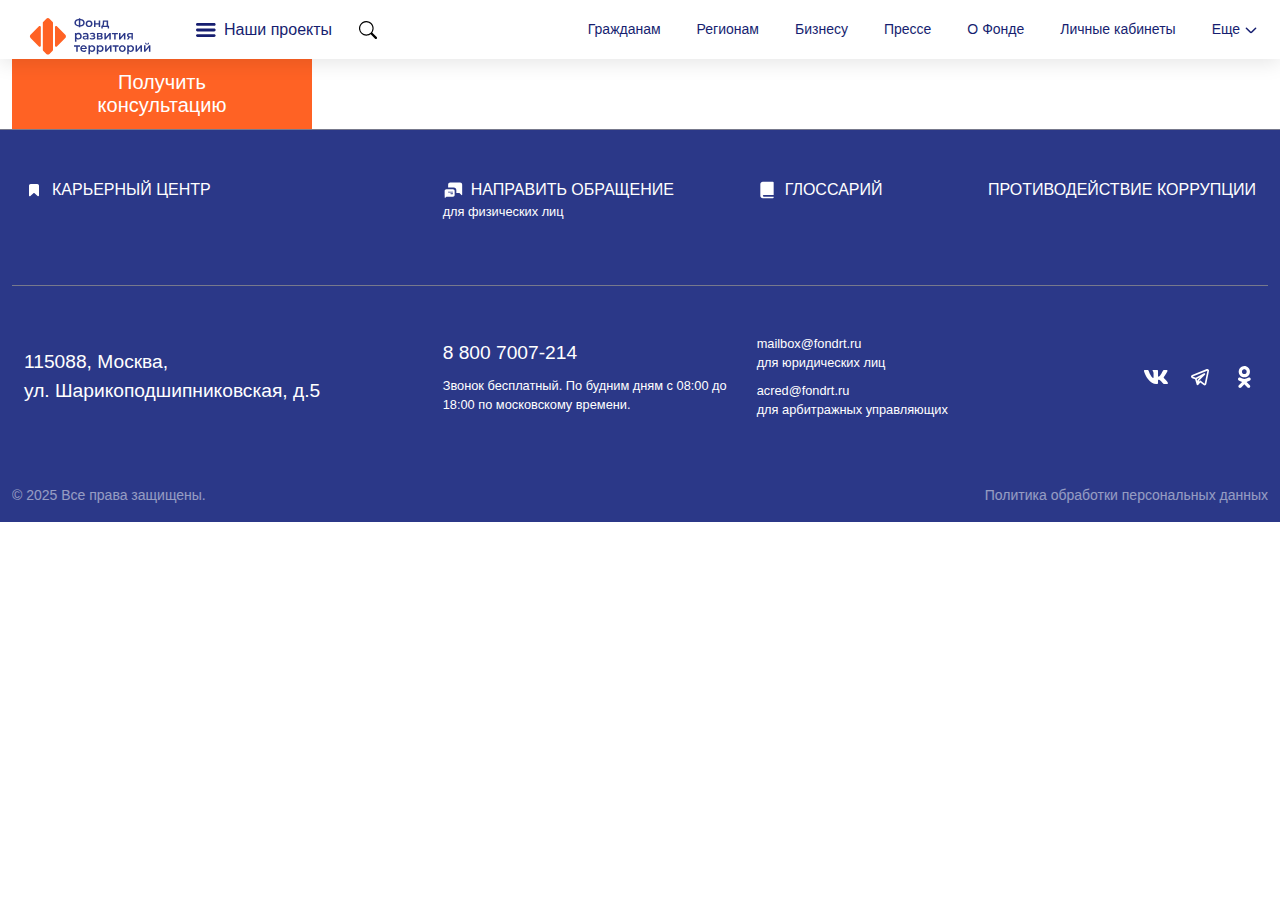
<file: form_consult/index.html>
<!doctype html>
<html lang="en">
<head>
    <meta charset="UTF-8">
    <meta name="viewport"
          content="width=device-width, user-scalable=no, initial-scale=1.0, maximum-scale=1.0, minimum-scale=1.0">
    <meta http-equiv="X-UA-Compatible" content="ie=edge">
    <title>Popup</title>
  <link rel="stylesheet" href="../css/style.css">
    <link rel="stylesheet" href="css/consult-popup.css">
    <link rel="stylesheet" href="css/open-popup-button.css">
</head>
<body>
<header class="header">
  <div class="header-wrapper">
    <div class="header-top">
      <div class="navbar">
        <a class="navbar-brand" href="https://xn--p1aee.xn--p1ai/">
          <img class="logo-img" src="../img/FRT_logo.svg" alt="Логотип шапки">
        </a>
        <div class="header-item header-wrap">
          <a href="https://xn--p1aee.xn--p1ai/napravleniya/" class="catalog-link">
            <div class="header-btn-catalog">

              <svg width="20" height="14" viewBox="0 0 20 14" fill="none" xmlns="http://www.w3.org/2000/svg">
                <path
                  d="M0 1.4C0 0.626801 0.626801 0 1.4 0H18.2C18.9732 0 19.6 0.626801 19.6 1.4C19.6 2.1732 18.9732 2.8 18.2 2.8H1.4C0.626802 2.8 0 2.1732 0 1.4Z"
                  fill="currentColor"></path>
                <path
                  d="M0 7C0 6.2268 0.626801 5.6 1.4 5.6H18.2C18.9732 5.6 19.6 6.2268 19.6 7C19.6 7.7732 18.9732 8.4 18.2 8.4H1.4C0.626802 8.4 0 7.7732 0 7Z"
                  fill="currentColor"></path>
                <path
                  d="M1.4 11.2C0.626801 11.2 0 11.8268 0 12.6C0 13.3732 0.626802 14 1.4 14H18.2C18.9732 14 19.6 13.3732 19.6 12.6C19.6 11.8268 18.9732 11.2 18.2 11.2H1.4Z"
                  fill="currentColor"></path>
              </svg>
              Наши проекты
            </div>
          </a>
          <div class="header-item">
            <div class="title-search-overlay">
              <div id="title-search" class="title-search-wrap">
                <div class="search-form-wrap ">
                  <form action="/search/" class="search-form">
                    <input id="title-search-input" class="form-control" type="text" name="q" placeholder="Поиск..."
                           autocomplete="off">
                    <label class="search-label">
                      <img src="../img/search.svg" alt="Картинка поиска">
                      <input class="search-submit" name="s" type="submit" value="">
                    </label>
                  </form>
                  <div class="search-button search-button-close">
                    <svg xmlns="http://www.w3.org/2000/svg" width="32" height="48" fill="currentColor"
                         class="search-button-close-icon" viewBox="0 0 16 16">
                      <path d="M8 15A7 7 0 1 1 8 1a7 7 0 0 1 0 14zm0 1A8 8 0 1 0 8 0a8 8 0 0 0 0 16z"/>
                      <path
                        d="M4.646 4.646a.5.5 0 0 1 .708 0L8 7.293l2.646-2.647a.5.5 0 0 1 .708.708L8.707 8l2.647 2.646a.5.5 0 0 1-.708.708L8 8.707l-2.646 2.647a.5.5 0 0 1-.708-.708L7.293 8 4.646 5.354a.5.5 0 0 1 0-.708z"/>
                    </svg>
                  </div>
                </div>
              </div>
            </div>
            <div class="search-button-wrap">
              <div class="search-button search-button-open">
                <img src="../img/search.svg" alt="Картинка поиска">
              </div>
            </div>
          </div>
          <div class="hamburger" data-drawer-trigger aria-controls="drawer-name" aria-expanded="false">
            <div class="header-icon">
              <svg width="12" height="12" viewBox="0 0 12 12" fill="none" xmlns="http://www.w3.org/2000/svg">
                <circle cx="1" cy="1" r="1" fill="currentColor"></circle>
                <circle cx="1" cy="11" r="1" fill="currentColor"></circle>
                <circle cx="11" cy="1" r="1" fill="currentColor"></circle>
                <circle cx="11" cy="11" r="1" fill="currentColor"></circle>
                <circle cx="6" cy="6" r="1" fill="currentColor"></circle>
              </svg>
            </div>
          </div>
        </div>
        <div class="header-item nav-container">
          <ul class="nav-list">
            <li class="nav-item">
              <a href="javascript:void(0);" class="nav-link" data-drawer-trigger aria-controls="grazhdanam_menu"
                 aria-expanded="false">Гражданам</a>
            </li>
            <li class="nav-item">
              <a href="javascript:void(0);" class="nav-link" data-drawer-trigger aria-controls="regionam_menu"
                 aria-expanded="false">Регионам</a>
            </li>
            <li class="nav-item">
              <a href="javascript:void(0);" class="nav-link" data-drawer-trigger aria-controls="biznes_menu"
                 aria-expanded="false">Бизнесу</a>
            </li>
            <li class="nav-item">
              <a href="javascript:void(0);" class="nav-link" data-drawer-trigger aria-controls="press_menu"
                 aria-expanded="false">Прессе</a>
            </li>
            <li class="nav-item">
              <a href="javascript:void(0);" class="nav-link" data-drawer-trigger aria-controls="fond_menu"
                 aria-expanded="false">О Фонде</a>
            </li>
            <li class="nav-item">
              <a href="javascript:void(0);" class="nav-link" data-drawer-trigger aria-controls="lk_menu"
                 aria-expanded="false">Личные кабинеты</a>
            </li>
            <li class="nav-item nav-item-land">
              <a href="/buy" class="nav-link">Купить недвижимость</a>
            </li>
            <li class="nav-item-more">
              <div class="nav-item-more-button">
                <span class="nav-link">Еще
                  <svg width="14" height="14" viewBox="0 0 14 14" fill="none" xmlns="http://www.w3.org/2000/svg">
                    <path d="M11.62 5.22083L7.81667 9.02417C7.3675 9.47333 6.6325 9.47333 6.18334 9.02417L2.38 5.22083"
                          stroke="currentColor" stroke-width="1.5" stroke-miterlimit="10" stroke-linecap="round"
                          stroke-linejoin="round">
                    </path>
                  </svg>
                </span>
              </div>
              <ul class="more-nav">
                <li class="nav-item">
                  <a href="" class="nav-link" data-drawer-trigger aria-controls="fond_menu" aria-expanded="false">О
                    Фонде</a>
                </li>
                <li class="nav-item">
                  <a href="" class="nav-link" data-drawer-trigger aria-controls="lk_menu" aria-expanded="false">Личные
                    кабинеты</a>
                </li>
                <li class="nav-item nav-item-land">
                  <a href="/buy" class="nav-link">Купить недвижимость</a>
                </li>
              </ul>
            </li>
          </ul>
        </div>
      </div>
    </div>
  </div>
</header>
<main class="container">
<button class="get-consult-button">Получить<br>консультацию</button>
</main>
<footer class="footer">
  <div class="container">
    <div class="footer_container">
      <div class="footer_top">
        <div class="footer_row">
          <div class="footer_row_item">
            <div class="footer_top_item">
              <svg width="20" height="20" viewBox="0 0 20 20" fill="none" xmlns="http://www.w3.org/2000/svg">
                <path fill-rule="evenodd" clip-rule="evenodd"
                      d="M6.66667 4H13.3333C14.2538 4 15 4.74619 15 5.66667V15.439C15 15.8992 14.6269 16.2723 14.1667 16.2723C13.9582 16.2723 13.7573 16.1941 13.6036 16.0533L10.5631 13.2662C10.2445 12.9741 9.7555 12.9741 9.4369 13.2662L6.39644 16.0533C6.05717 16.3643 5.53003 16.3413 5.21904 16.0021C5.07815 15.8484 5 15.6475 5 15.439V5.66667C5 4.74619 5.74619 4 6.66667 4Z"
                      fill="currentColor"></path>
              </svg>
              <a href="/napravleniya/o-fonde/karera/">Карьерный центр</a></div>
          </div>
          <div class="footer_row_item">
            <div class="footer_top_item">
              <svg width="20" height="20" viewBox="0 0 20 20" fill="none" xmlns="http://www.w3.org/2000/svg">
                <path fill-rule="evenodd" clip-rule="evenodd"
                      d="M13.3334 13.0263V10C13.3334 8.61929 12.2141 7.5 10.8334 7.5H5.13489V4.60526C5.13489 3.44256 6.07745 2.5 7.24015 2.5H17.0647C18.2274 2.5 19.17 3.44256 19.17 4.60526V10.9211L19.1839 14.8223C19.1847 15.0524 18.9988 15.2397 18.7687 15.2405C18.6577 15.2409 18.5511 15.1969 18.4726 15.1184L16.3805 13.0263H13.3334Z"
                      fill="currentColor"></path>
                <path fill-rule="evenodd" clip-rule="evenodd"
                      d="M1.65417 15V10.8333C1.65417 9.91282 2.40037 9.16663 3.32084 9.16663H9.98751C10.908 9.16663 11.6542 9.91282 11.6542 10.8333V15C11.6542 15.9204 10.908 16.6666 9.98751 16.6666H3.41728L2.38074 17.6587C2.2145 17.8178 1.95074 17.8121 1.79163 17.6458C1.7174 17.5683 1.67597 17.4651 1.67597 17.3577V15.2702C1.66163 15.1822 1.65417 15.092 1.65417 15ZM5.41667 11.6666C5.18655 11.6666 5 11.8532 5 12.0833C5 12.3134 5.18655 12.5 5.41667 12.5H9.58333C9.81345 12.5 10 12.3134 10 12.0833C10 11.8532 9.81345 11.6666 9.58333 11.6666H5.41667ZM7.5 13.75C7.5 13.5198 7.68655 13.3333 7.91667 13.3333H9.58333C9.81345 13.3333 10 13.5198 10 13.75C10 13.9801 9.81345 14.1666 9.58333 14.1666H7.91667C7.68655 14.1666 7.5 13.9801 7.5 13.75Z"
                      fill="currentColor"></path>
              </svg>
              <a href="/ask_form/pre_page.php">Направить обращение</a>
              <br>
              <span style="flex-basis: 100%; font-size: 0.8rem;text-transform: lowercase;">для физических лиц</span>
            </div>
          </div>
          <div class="footer_row_item">
            <div class="footer_top_item">
              <svg width="20" height="20" viewBox="0 0 20 20" fill="none" xmlns="http://www.w3.org/2000/svg">
                <path
                  d="M16.6667 15H6.66667C6.20643 15 5.83334 15.3731 5.83334 15.8333C5.83334 16.2935 6.20643 16.6666 6.66667 16.6666H16.6667V17.5C16.6667 18.0224 16.3682 18.3333 15.8333 18.3333H5.83334C4.378 18.3333 3.33334 17.2451 3.33334 15.8333V4.16663C3.33334 2.75482 4.378 1.66663 5.83334 1.66663H15.8333C16.3682 1.66663 16.6667 1.97754 16.6667 2.49996V15Z"
                  fill="currentColor"></path>
                <path class="path_bg_color" fill-rule="evenodd" clip-rule="evenodd"
                      d="M11.668 11.2666H12.66L10.636 5.66663H9.53202L7.50002 11.2666H8.50002L8.89202 10.1386H11.276L11.668 11.2666ZM9.19602 9.27463L10.084 6.74663L10.972 9.27463H9.19602Z"
                      fill="currentColor"></path>
              </svg>
              <a href="/glossary/">Глоссарий</a></div>
          </div>
          <div class="footer_row_item">
            <div class="footer_top_item d-flex justify-content-xl-end">
              <a href="/pages/protivodeystvie-korruptsii/">Противодействие коррупции</a></div>
          </div>
        </div>
      </div>
      <div class="footer_middle">
        <div class="footer_row">
          <div class="footer_row_item">
            <div class="footer_middle_item">
              115088, Москва,<br>
              ул. Шарикоподшипниковская, д.5
            </div>
          </div>
          <div class="footer_row_item">
            <div class="footer_middle_item">
              <a href="tel:+78007007214">8 800 7007-214</a>
              <div class="footer_middle_desc">
                Звонок бесплатный. По будним дням с 08:00 до 18:00 по московскому времени.
              </div>
            </div>
          </div>
          <div class="footer_row_item">
            <div class="footer_middle_item">
              <span style="font-size: 0.8rem;">
                <a href="mailto:mailbox@fondrt.ru">mailbox@fondrt.ru</a><br>для юридических лиц
              <span>
              <div class="footer_middle_desc">
                <a href="mailto:acred@fondrt.ru" target="_blank">acred@fondrt.ru</a><br>для арбитражных управляющих
              </div></span></span>
            </div>
          </div>
          <div class="footer_row_item">
            <div class="footer_middle_item">
              <div class="footer__soc-icons">
                <a class="footer__soc-icon" href="https://vk.com/frt_rf" id="bx_565502798_569" target="_blank">
                  <svg viewBox="0 0 24 24" height="24" width="24" fill="currentColor" class="svg-vk"
                       xmlns="http://www.w3.org/2000/svg">
                    <path
                      d="m19.915 13.028c-.388-.49-.277-.708 0-1.146.005-.005 3.208-4.431 3.538-5.932l.002-.001c.164-.547 0-.949-.793-.949h-2.624c-.668 0-.976.345-1.141.731 0 0-1.336 3.198-3.226 5.271-.61.599-.892.791-1.225.791-.164 0-.419-.192-.419-.739v-5.105c0-.656-.187-.949-.74-.949h-4.126c-.419 0-.668.306-.668.591 0 .622.945.765 1.043 2.515v3.797c0 .832-.151.985-.486.985-.892 0-3.057-3.211-4.34-6.886-.259-.713-.512-1.001-1.185-1.001h-2.625c-.749 0-.9.345-.9.731 0 .682.892 4.073 4.148 8.553 2.17 3.058 5.226 4.715 8.006 4.715 1.671 0 1.875-.368 1.875-1.001 0-2.922-.151-3.198.686-3.198.388 0 1.056.192 2.616 1.667 1.783 1.749 2.076 2.532 3.074 2.532h2.624c.748 0 1.127-.368.909-1.094-.499-1.527-3.871-4.668-4.023-4.878z"></path>
                  </svg>
                </a>
                <a class="footer__soc-icon" href="https://t.me/fondrt" id="bx_565502798_535" target="_blank">
                  <svg width="24" height="24" viewBox="0 0 24 24" fill="none" xmlns="http://www.w3.org/2000/svg">
                    <path
                      d="M20.3988 4.38756C20.1659 4.19376 19.8847 4.06674 19.5853 4.02003C19.2859 3.97332 18.9794 4.00866 18.6985 4.12229L4.03557 10.0423C3.72199 10.1713 3.45507 10.3926 3.27022 10.6769C3.08537 10.9612 2.99135 11.2949 3.00063 11.6339C3.0099 11.9728 3.12204 12.3009 3.32216 12.5747C3.52227 12.8484 3.80091 13.0548 4.12107 13.1665L7.08705 14.198L8.74023 19.665C8.7627 19.738 8.7953 19.8075 8.83709 19.8715C8.84343 19.8813 8.85238 19.8886 8.85912 19.8981C8.9074 19.9655 8.96574 20.025 9.03211 20.0747C9.05099 20.089 9.06906 20.1025 9.08924 20.1153C9.16691 20.1668 9.25293 20.2045 9.34348 20.2267L9.35317 20.2275L9.35866 20.2298C9.41309 20.2409 9.4685 20.2465 9.52406 20.2466C9.5294 20.2466 9.53414 20.2441 9.53944 20.244C9.62327 20.2425 9.70638 20.2281 9.78579 20.2012C9.80427 20.1949 9.8201 20.1844 9.83803 20.1768C9.89724 20.1522 9.95335 20.1208 10.0052 20.083C10.0467 20.048 10.0882 20.0131 10.1297 19.9781L12.3406 17.5371L15.6382 20.0916C15.9285 20.3176 16.2859 20.4405 16.6538 20.4408C17.0393 20.4403 17.4129 20.3073 17.712 20.064C18.0111 19.8208 18.2175 19.4821 18.2966 19.1048L20.9661 6.00001C21.0266 5.70506 21.0058 5.39921 20.9059 5.11519C20.8059 4.83117 20.6307 4.57966 20.3988 4.38756ZM9.84849 14.4585C9.73504 14.5715 9.65749 14.7155 9.62556 14.8724L9.37232 16.103L8.7308 13.9813L12.057 12.2492L9.84849 14.4585ZM16.641 18.798L12.7442 15.7793C12.5811 15.6533 12.3766 15.5934 12.1714 15.6114C11.9661 15.6295 11.7752 15.7242 11.6367 15.8767L10.9286 16.6583L11.1789 15.4421L16.9742 9.64674C17.1125 9.50859 17.1968 9.32547 17.2118 9.13055C17.2267 8.93563 17.1714 8.74179 17.0558 8.58415C16.9402 8.42651 16.7719 8.31549 16.5815 8.2712C16.3911 8.22692 16.1911 8.25229 16.0178 8.34273L7.7005 12.6732L4.65322 11.558L19.3633 5.67318L16.641 18.798Z"
                      fill="currentColor"></path>
                  </svg>
                </a>
                <a class="footer__soc-icon" href="https://ok.ru/group/64270626324704" id="bx_565502798_570"
                   target="_blank">
                  <svg width="24" height="24" viewBox="0 0 24 24" fill="none" xmlns="http://www.w3.org/2000/svg">
                    <path fill-rule="evenodd" clip-rule="evenodd"
                          d="M12.3091 12.3613C10.8208 12.3551 9.39526 11.7588 8.34286 10.7021C7.29046 9.64549 6.6965 8.21415 6.69034 6.71985C6.69422 5.21756 7.28501 3.77677 8.3357 2.70719C9.38639 1.63761 10.8131 1.02463 12.3091 1.00001C13.0539 0.998879 13.7915 1.14663 14.4788 1.43466C15.1661 1.72269 15.7895 2.14522 16.3124 2.67762C16.8355 3.21002 17.2476 3.84164 17.525 4.53563C17.8024 5.22965 17.9394 5.97213 17.9279 6.71985C17.9374 7.46332 17.7985 8.20116 17.5195 8.88988C17.2404 9.57864 16.8269 10.2043 16.3033 10.7301C15.7796 11.2558 15.1564 11.671 14.4705 11.9512C13.7845 12.2313 13.0496 12.3708 12.3091 12.3613ZM12.3091 4.36922C11.995 4.36905 11.6841 4.43234 11.3948 4.55535C11.1056 4.67835 10.8439 4.85851 10.6255 5.08518C10.407 5.31181 10.2362 5.58027 10.1233 5.87457C10.0103 6.16887 9.9575 6.48299 9.96798 6.79819C9.96333 7.10457 10.0213 7.40862 10.1384 7.69161C10.2554 7.9746 10.429 8.23046 10.6484 8.44343C10.8678 8.65638 11.1284 8.8219 11.4141 8.92976C11.6997 9.03759 12.0043 9.08549 12.3091 9.07045C12.612 9.07773 12.9133 9.0245 13.1955 8.91387C13.4777 8.80322 13.7353 8.63738 13.9531 8.42597C14.1709 8.21455 14.3447 7.96177 14.4644 7.68235C14.5841 7.40289 14.6473 7.10237 14.6503 6.79819C14.6608 6.48299 14.608 6.16887 14.495 5.87457C14.3821 5.58027 14.2113 5.31181 13.9928 5.08518C13.7744 4.85851 13.5127 4.67835 13.2235 4.55535C12.9342 4.43234 12.6233 4.36905 12.3091 4.36922ZM14.5723 17.0626L17.7719 20.1967C17.9205 20.3459 18.0384 20.523 18.1189 20.7179C18.1994 20.9129 18.2408 21.1218 18.2408 21.3328C18.2408 21.5438 18.1994 21.7528 18.1189 21.9477C18.0384 22.1427 17.9205 22.3198 17.7719 22.469C17.6335 22.6352 17.4604 22.7689 17.2648 22.8607C17.0693 22.9524 16.8561 23 16.6403 23C16.4245 23 16.2113 22.9524 16.0158 22.8607C15.8203 22.7689 15.6472 22.6352 15.5087 22.469L12.3091 19.3348L9.1876 22.469C9.03577 22.6247 8.85323 22.747 8.65167 22.828C8.45012 22.9089 8.23396 22.9468 8.017 22.9391C7.58442 22.9229 7.17078 22.7568 6.84642 22.469C6.69776 22.3198 6.57983 22.1427 6.49938 21.9477C6.41892 21.7528 6.37751 21.5438 6.37751 21.3328C6.37751 21.1218 6.41892 20.9129 6.49938 20.7179C6.57983 20.523 6.69776 20.3459 6.84642 20.1967L10.1241 17.0626C8.95306 16.6952 7.82731 16.1958 6.76838 15.5738C6.40673 15.3357 6.14897 14.9683 6.0475 14.5462C5.94603 14.1241 6.00846 13.6791 6.2221 13.3015C6.34119 13.1119 6.49747 12.9485 6.68143 12.8213C6.86539 12.6942 7.07319 12.6059 7.29219 12.562C7.51118 12.518 7.7368 12.5192 7.95532 12.5655C8.17384 12.6118 8.38068 12.7023 8.56328 12.8314C9.70552 13.5232 11.0142 13.8888 12.3482 13.8888C13.6821 13.8888 14.9908 13.5232 16.1331 12.8314C16.3157 12.7023 16.5225 12.6118 16.741 12.5655C16.9595 12.5192 17.1851 12.518 17.4041 12.562C17.6231 12.6059 17.8309 12.6942 18.0149 12.8213C18.1989 12.9485 18.3552 13.1119 18.4742 13.3015C18.6955 13.6699 18.7702 14.1085 18.6834 14.5298C18.5966 14.951 18.3547 15.3239 18.006 15.5738C16.9198 16.1961 15.7682 16.6954 14.5723 17.0626Z"
                          fill="currentColor"></path>
                  </svg>
                </a>
              </div>
            </div>
          </div>
        </div>
      </div>
      <div class="footer__bottom">
        <div class="footer__copyright">
          © 2025 Все права защищены.
        </div>
        <div class="footer__ref">
          <a href="/upload/Политика ППК ФРТ по обработке ПДн (ред.4).pdf">Политика обработки персональных данных</a>
        </div>
      </div>
    </div>
  </div>
</footer>
<div class="popup-overlay"></div>
<div class="need-consult-popup">
    <button class="popup__button__close">
        <svg xmlns="http://www.w3.org/2000/svg" width="32" height="32" fill="rgb(214, 214, 214)" viewBox="0 0 16 16">
            <path d="M16 8A8 8 0 1 1 0 8a8 8 0 0 1 16 0zM5.354 4.646a.5.5 0 1 0-.708.708L7.293 8l-2.647 2.646a.5.5 0 0 0 .708.708L8 8.707l2.646 2.647a.5.5 0 0 0 .708-.708L8.707 8l2.647-2.646a.5.5 0 0 0-.708-.708L8 7.293 5.354 4.646z"/>
        </svg>
    </button>
    <div class="popup__content">
        <h2 class="popup__title">Получить консультацию</h2>
        <p class="popup__description">Наш менеджер свяжется с вами в ближайшее время и ответит на все вопросы</p>
        <form class="popup__form" action="#" method="POST">
            <div class="popup__field">
                <label class="popup__input__label">Имя</label>
                <input
                        type="text"
                        name="name"
                        placeholder="Введите ваше имя"
                        required
                        class="popup__input">
            </div>
            <div class="popup__field">
                <label class="popup__input__label">Телефон</label>
                <input
                        type="tel"
                        name="phone"
                        id="phone"
                        placeholder="+7 999 999 99-99"
                        required
                        class="popup__input">
            </div>
            <div class="popup__field">
                <label class="popup__input__label">Почта</label>
                <input
                        type="email"
                        name="email"
                        placeholder="@email"
                        required
                        class="popup__input">
            </div>
            <button type="submit" class="popup__button">Получить консультацию</button>
        </form>
    </div>
    <div class="popup__message">
        <h2 class="popup__title" style="text-align: center; line-height: 36px">Спасибо,</h2>
        <p class="popup__title" style="text-align: center; line-height: 36px">ваше обращение отправлено</p>
        <button class="popup__message__button__close">Закрыть</button>
    </div>
</div>
</body>
<script src="js/app.js"></script>
</html>
</file>
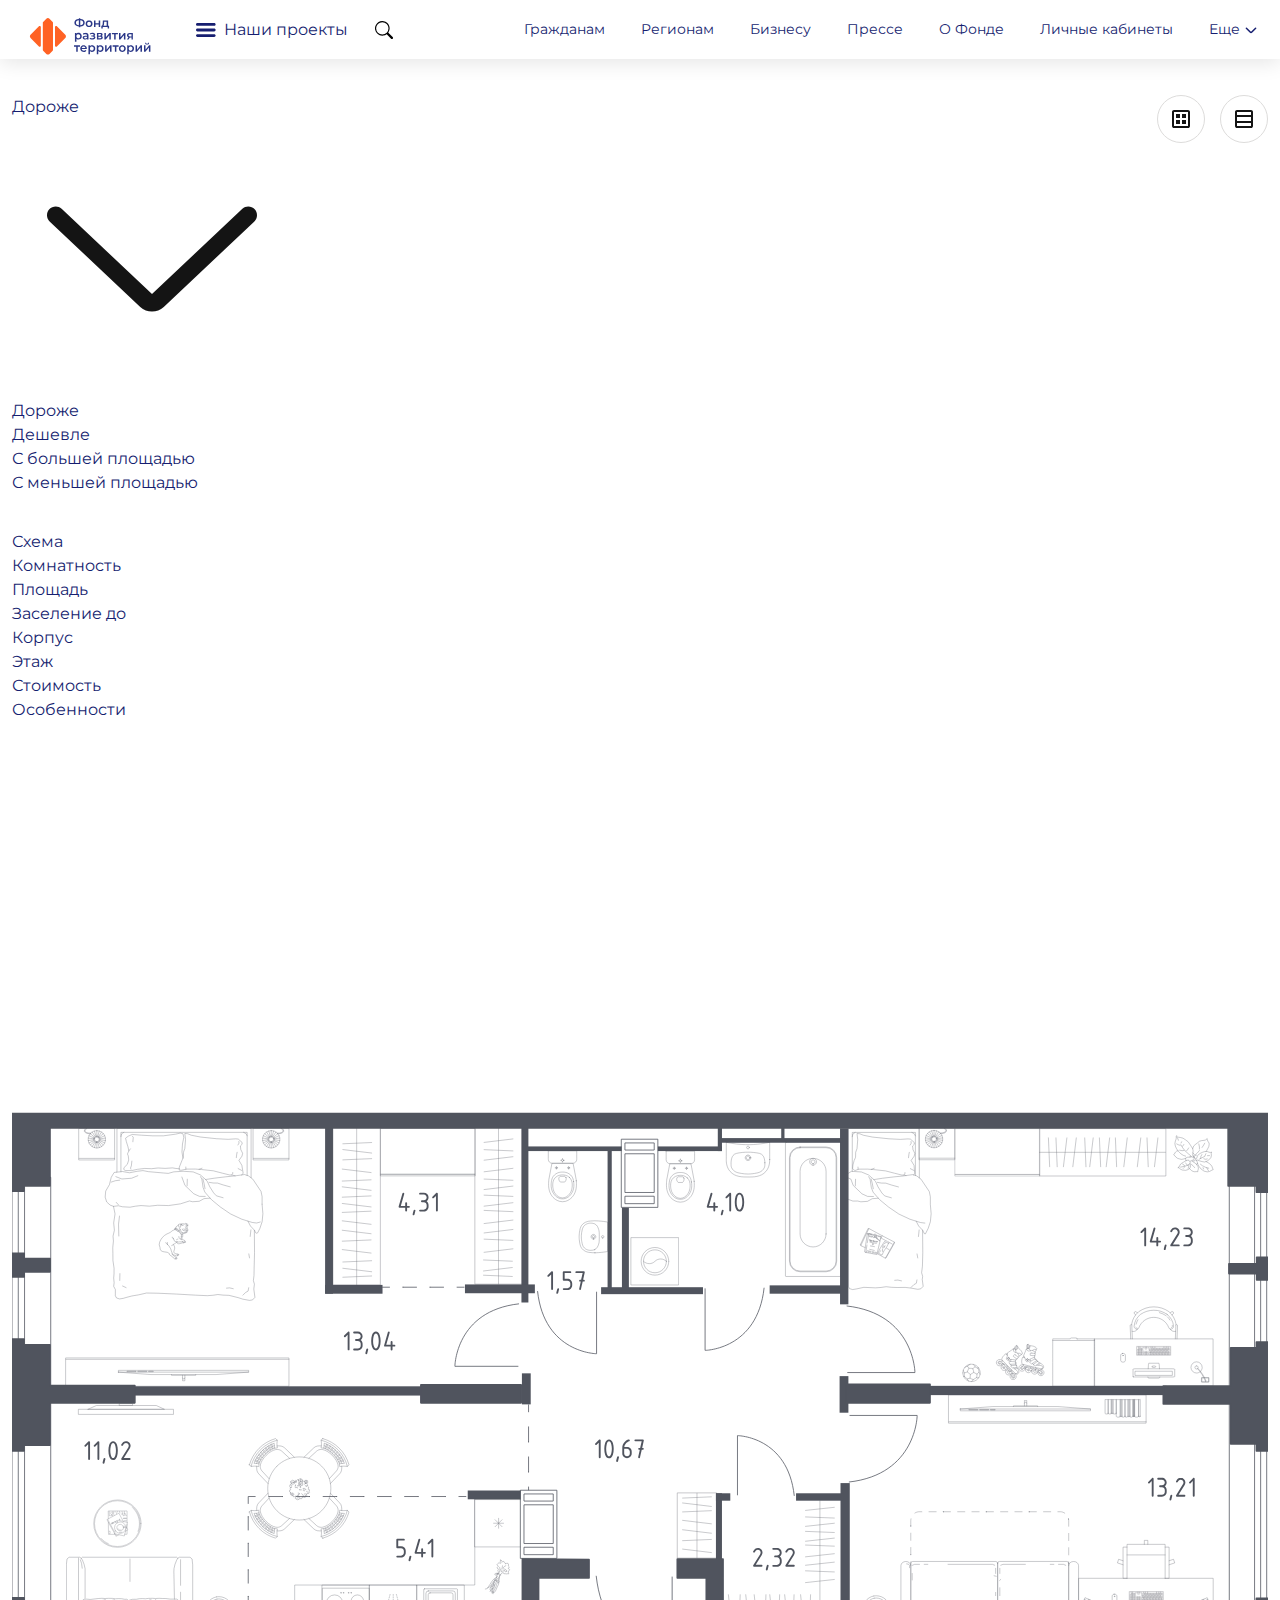
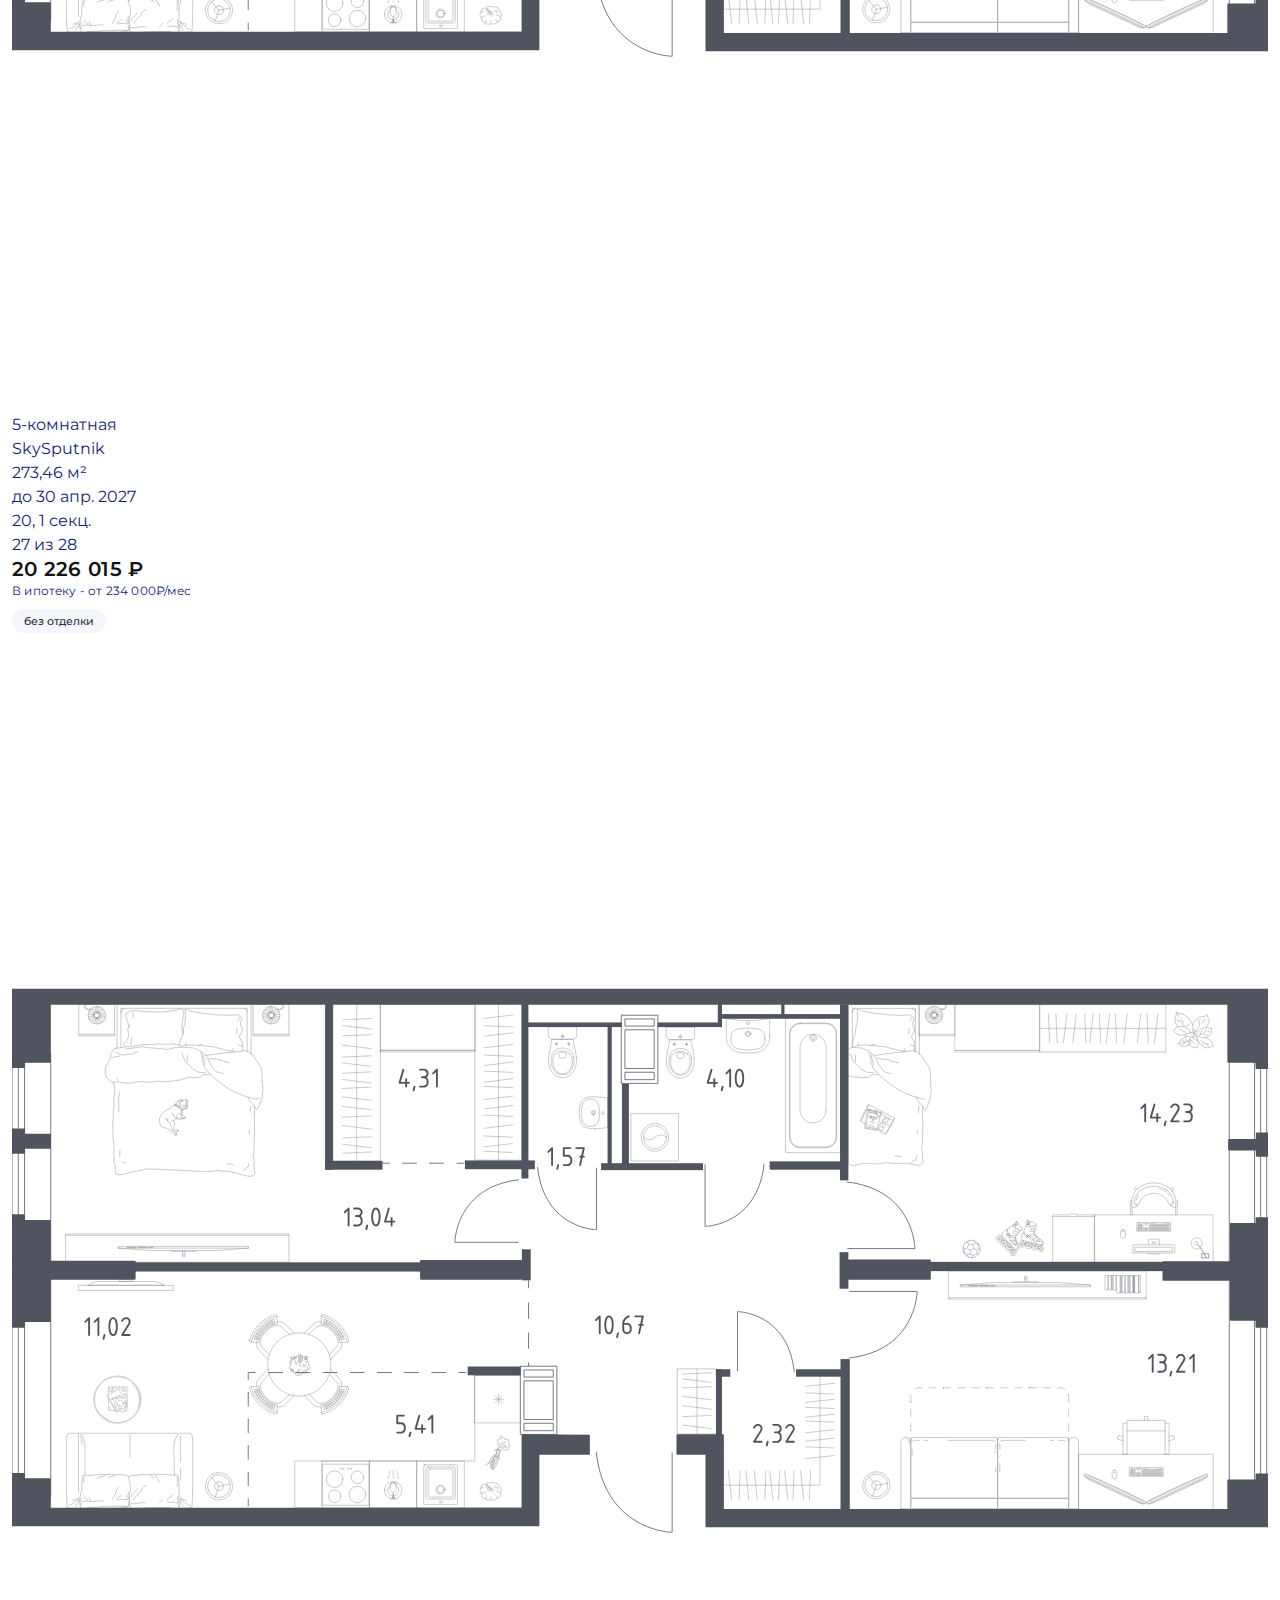
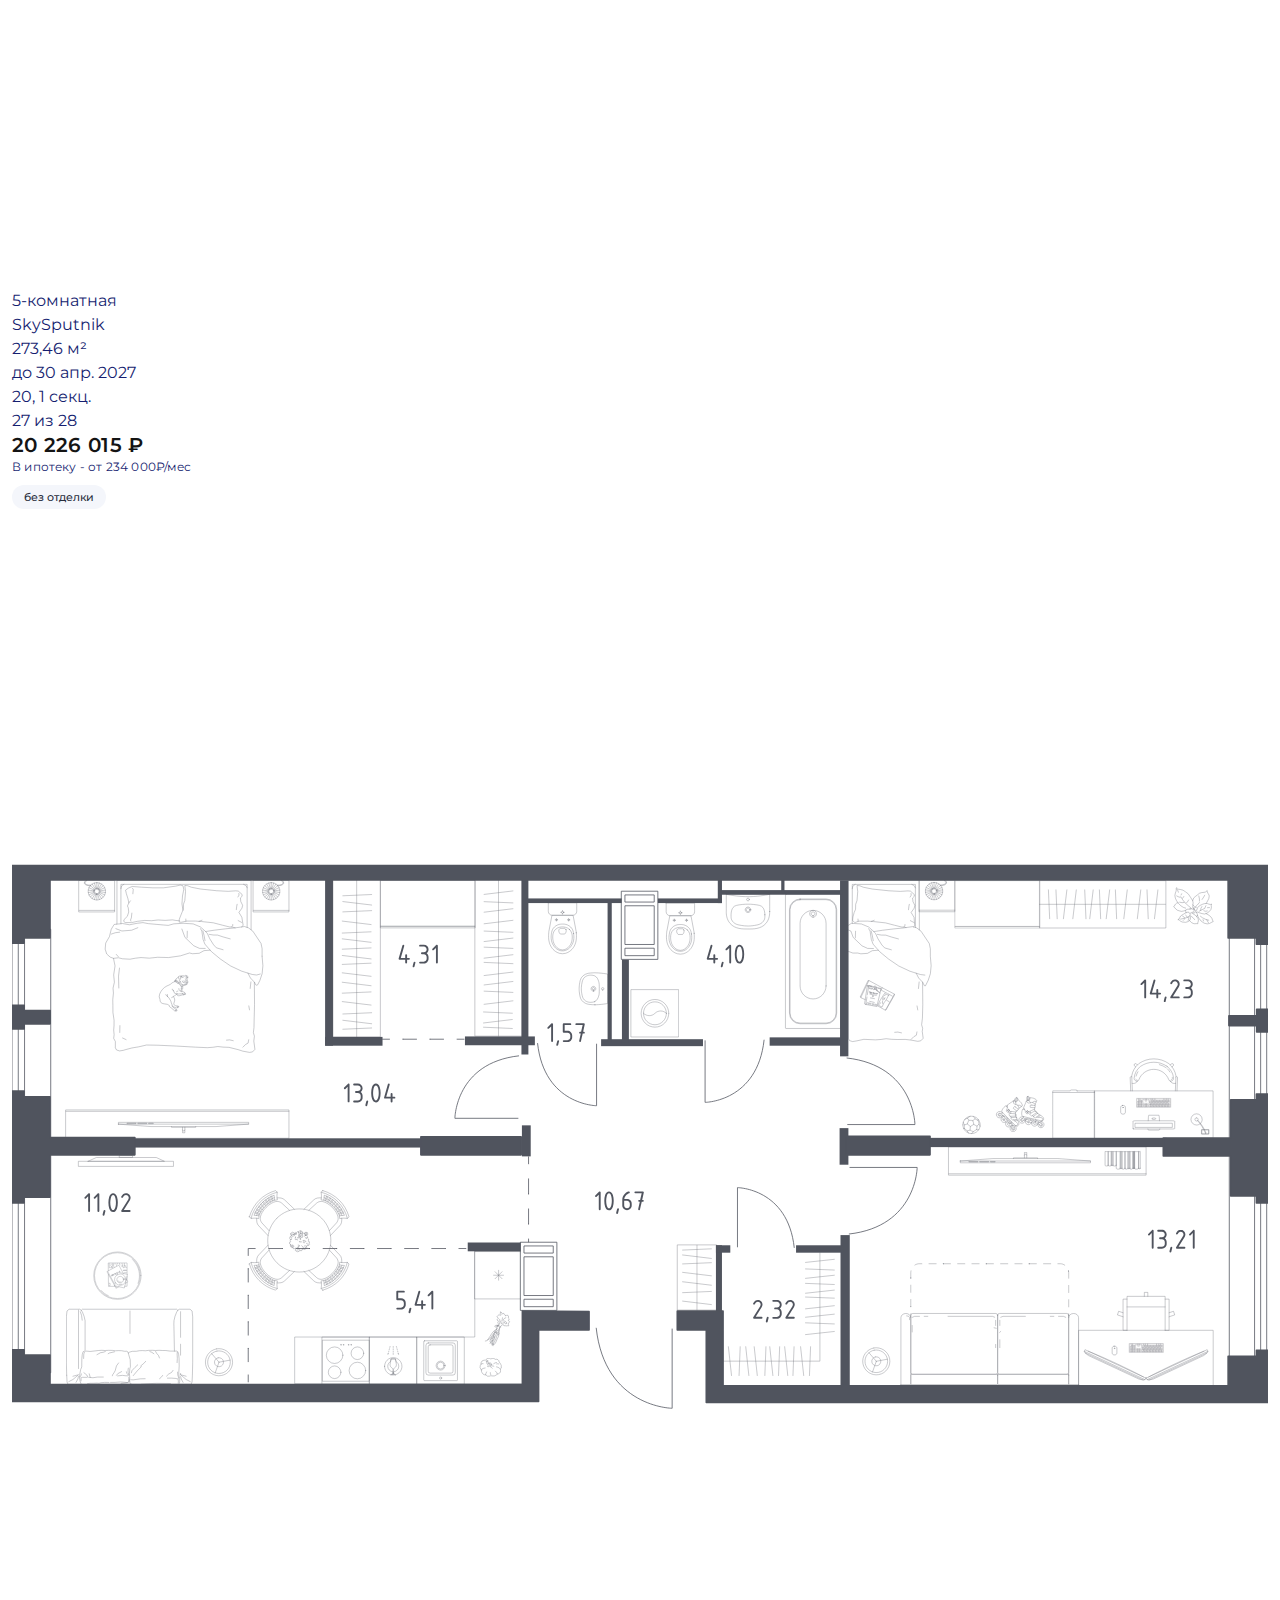
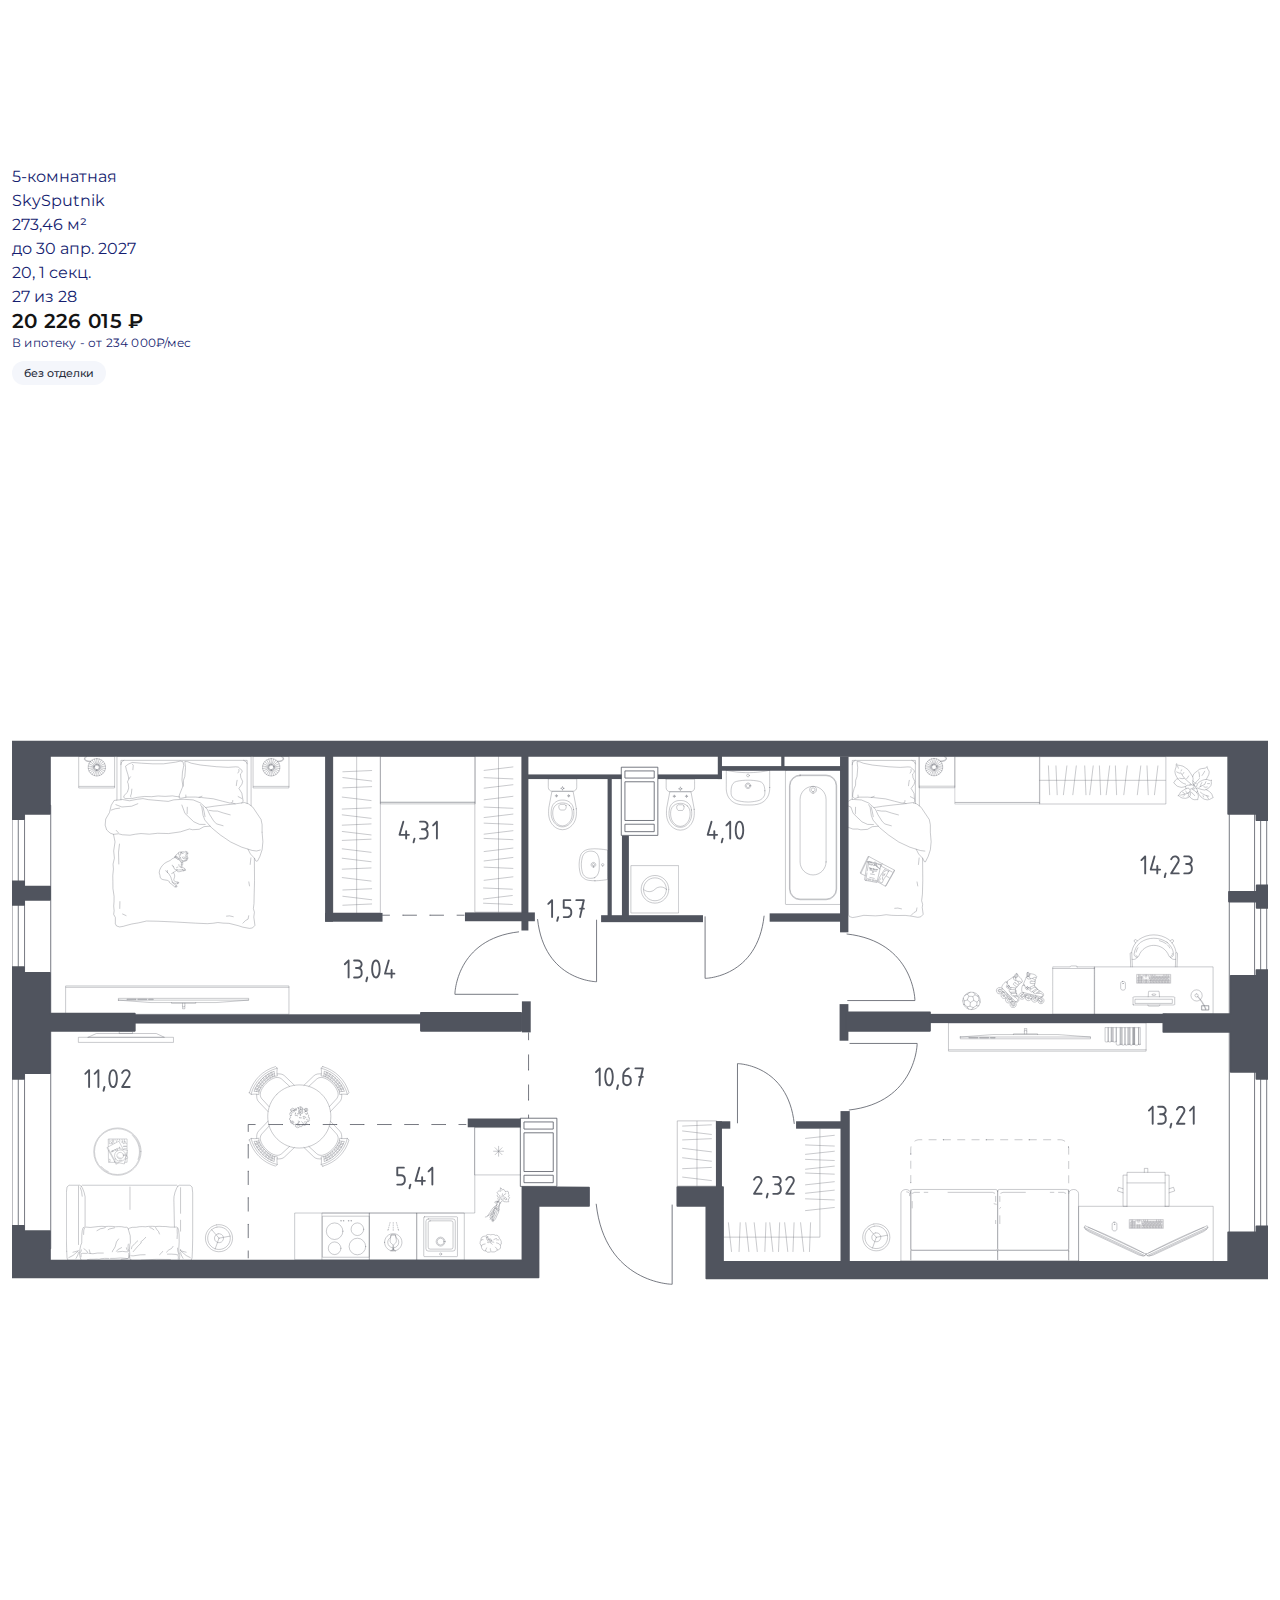
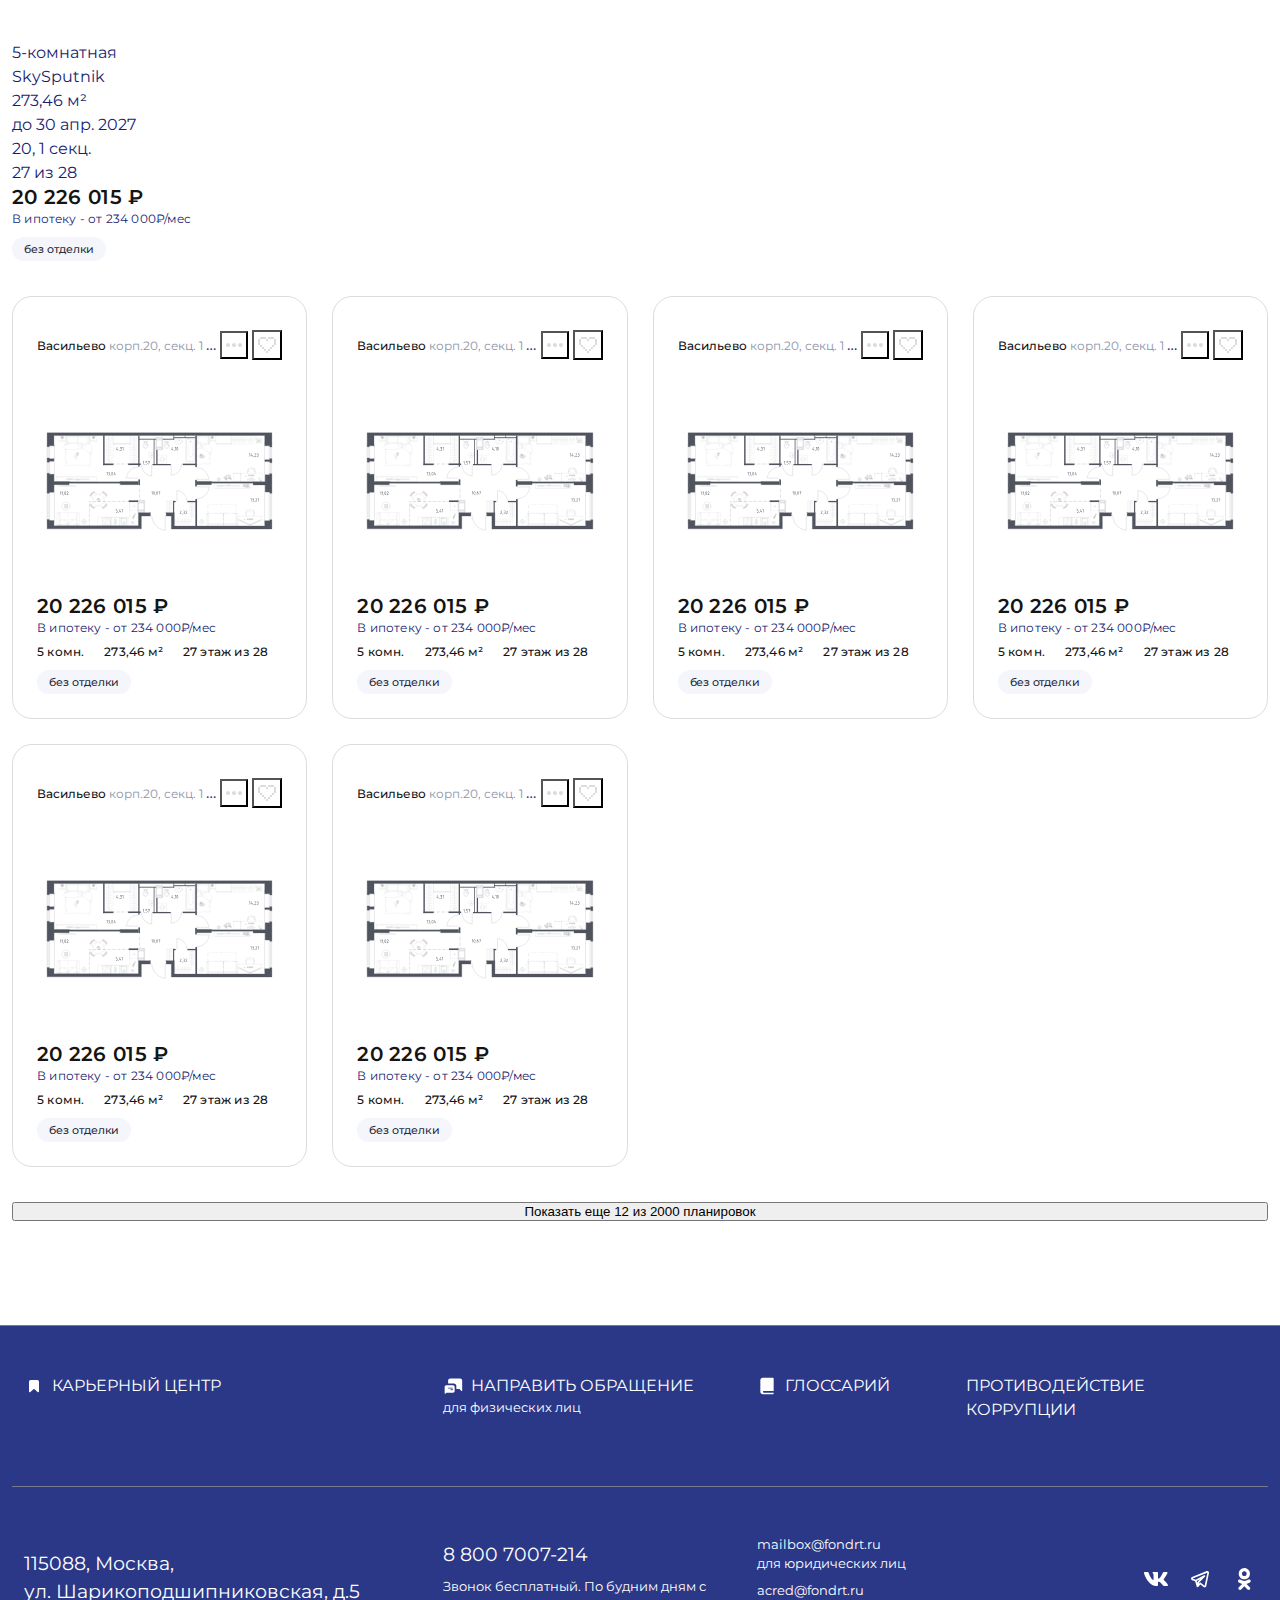
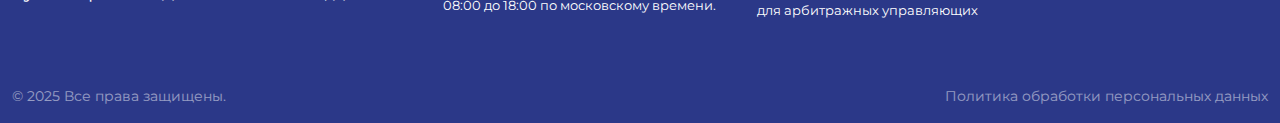
<file: card-list.html>
<!DOCTYPE html>
<html lang="en">
<head>
  <meta charset="UTF-8">
  <meta name="viewport" content="width=device-width, initial-scale=1">
  <link rel="stylesheet" href="css/style.css">
  <link rel="stylesheet" href="css/filter.css">
  <link rel="stylesheet" href="css/card-list.css">

  <meta name="description" content="">

  <meta property="og:title" content="">
  <meta property="og:type" content="">
  <meta property="og:url" content="">
  <meta property="og:image" content="">
  <meta property="og:image:alt" content="">

  <link rel="icon" href="/favicon.ico" sizes="any">
  <link rel="icon" href="/icon.svg" type="image/svg+xml">
  <link rel="apple-touch-icon" href="icon.png">
  <link rel="preconnect" href="https://fonts.googleapis.com">
  <link rel="preconnect" href="https://fonts.gstatic.com" crossorigin>
  <link
    href="https://fonts.googleapis.com/css2?family=Fuggles&family=Inter:wght@100;400;800&family=Montserrat:ital,wght@0,100..900;1,100..900&family=Open+Sans:wght@500&family=Quicksand:wght@600&display=swap"
    rel="stylesheet">
  <title>Купить помещение</title>
</head>
<body>
<header class="header">
  <div class="header-wrapper">
    <div class="header-top">
      <div class="navbar">
        <a class="navbar-brand" href="https://xn--p1aee.xn--p1ai/">
          <img class="logo-img" src="img/FRT_logo.svg" alt="Логотип шапки">
        </a>
        <div class="header-item header-wrap">
          <a href="https://xn--p1aee.xn--p1ai/napravleniya/" class="catalog-link">
            <div class="header-btn-catalog">

              <svg width="20" height="14" viewBox="0 0 20 14" fill="none" xmlns="http://www.w3.org/2000/svg">
                <path
                  d="M0 1.4C0 0.626801 0.626801 0 1.4 0H18.2C18.9732 0 19.6 0.626801 19.6 1.4C19.6 2.1732 18.9732 2.8 18.2 2.8H1.4C0.626802 2.8 0 2.1732 0 1.4Z"
                  fill="currentColor"></path>
                <path
                  d="M0 7C0 6.2268 0.626801 5.6 1.4 5.6H18.2C18.9732 5.6 19.6 6.2268 19.6 7C19.6 7.7732 18.9732 8.4 18.2 8.4H1.4C0.626802 8.4 0 7.7732 0 7Z"
                  fill="currentColor"></path>
                <path
                  d="M1.4 11.2C0.626801 11.2 0 11.8268 0 12.6C0 13.3732 0.626802 14 1.4 14H18.2C18.9732 14 19.6 13.3732 19.6 12.6C19.6 11.8268 18.9732 11.2 18.2 11.2H1.4Z"
                  fill="currentColor"></path>
              </svg>
              Наши проекты
            </div>
          </a>
          <div class="header-item">
            <div class="title-search-overlay">
              <div id="title-search" class="title-search-wrap">
                <div class="search-form-wrap ">
                  <form action="/search/" class="search-form">
                    <input id="title-search-input" class="form-control" type="text" name="q" placeholder="Поиск..."
                           autocomplete="off">
                    <label class="search-label">
                      <img src="img/search.svg" alt="Картинка поиска">
                      <input class="search-submit" name="s" type="submit" value="">
                    </label>
                  </form>
                  <div class="search-button search-button-close">
                    <svg xmlns="http://www.w3.org/2000/svg" width="32" height="48" fill="currentColor"
                         class="search-button-close-icon" viewBox="0 0 16 16">
                      <path d="M8 15A7 7 0 1 1 8 1a7 7 0 0 1 0 14zm0 1A8 8 0 1 0 8 0a8 8 0 0 0 0 16z"/>
                      <path
                        d="M4.646 4.646a.5.5 0 0 1 .708 0L8 7.293l2.646-2.647a.5.5 0 0 1 .708.708L8.707 8l2.647 2.646a.5.5 0 0 1-.708.708L8 8.707l-2.646 2.647a.5.5 0 0 1-.708-.708L7.293 8 4.646 5.354a.5.5 0 0 1 0-.708z"/>
                    </svg>
                  </div>
                </div>
              </div>
            </div>
            <div class="search-button-wrap">
              <div class="search-button search-button-open">
                <img src="img/search.svg" alt="Картинка поиска">
              </div>
            </div>
          </div>
          <div class="hamburger" data-drawer-trigger aria-controls="drawer-name" aria-expanded="false">
            <div class="header-icon">
              <svg width="12" height="12" viewBox="0 0 12 12" fill="none" xmlns="http://www.w3.org/2000/svg">
                <circle cx="1" cy="1" r="1" fill="currentColor"></circle>
                <circle cx="1" cy="11" r="1" fill="currentColor"></circle>
                <circle cx="11" cy="1" r="1" fill="currentColor"></circle>
                <circle cx="11" cy="11" r="1" fill="currentColor"></circle>
                <circle cx="6" cy="6" r="1" fill="currentColor"></circle>
              </svg>
            </div>
          </div>
        </div>
        <div class="header-item nav-container">
          <ul class="nav-list">
            <li class="nav-item">
              <a href="javascript:void(0);" class="nav-link" data-drawer-trigger aria-controls="grazhdanam_menu"
                 aria-expanded="false">Гражданам</a>
            </li>
            <li class="nav-item">
              <a href="javascript:void(0);" class="nav-link" data-drawer-trigger aria-controls="regionam_menu"
                 aria-expanded="false">Регионам</a>
            </li>
            <li class="nav-item">
              <a href="javascript:void(0);" class="nav-link" data-drawer-trigger aria-controls="biznes_menu"
                 aria-expanded="false">Бизнесу</a>
            </li>
            <li class="nav-item">
              <a href="javascript:void(0);" class="nav-link" data-drawer-trigger aria-controls="press_menu"
                 aria-expanded="false">Прессе</a>
            </li>
            <li class="nav-item">
              <a href="javascript:void(0);" class="nav-link" data-drawer-trigger aria-controls="fond_menu"
                 aria-expanded="false">О Фонде</a>
            </li>
            <li class="nav-item">
              <a href="javascript:void(0);" class="nav-link" data-drawer-trigger aria-controls="lk_menu"
                 aria-expanded="false">Личные кабинеты</a>
            </li>
            <li class="nav-item nav-item-land">
              <a href="/buy/" class="nav-link">Купить недвижимость</a>
            </li>
            <li class="nav-item-more">
              <div class="nav-item-more-button">
                <span class="nav-link">Еще
                  <svg width="14" height="14" viewBox="0 0 14 14" fill="none" xmlns="http://www.w3.org/2000/svg">
                    <path d="M11.62 5.22083L7.81667 9.02417C7.3675 9.47333 6.6325 9.47333 6.18334 9.02417L2.38 5.22083"
                          stroke="currentColor" stroke-width="1.5" stroke-miterlimit="10" stroke-linecap="round"
                          stroke-linejoin="round">
                    </path>
                  </svg>
                </span>
              </div>
              <ul class="more-nav">
                <li class="nav-item">
                  <a href="" class="nav-link" data-drawer-trigger aria-controls="fond_menu" aria-expanded="false">О
                    Фонде</a>
                </li>
                <li class="nav-item">
                  <a href="" class="nav-link" data-drawer-trigger aria-controls="lk_menu" aria-expanded="false">Личные
                    кабинеты</a>
                </li>
                <li class="nav-item nav-item-land">
                  <a href="/buy/" class="nav-link">Купить недвижимость</a>
                </li>
              </ul>
            </li>
          </ul>
        </div>
      </div>
    </div>
  </div>
</header>
<main class="container">
  <section class="drawer" id="drawer-name" data-drawer-target="">
    <div class="drawer__overlay" data-drawer-close="" tabindex="-1"></div>
    <div class="drawer__wrapper">
      <div class="drawer__header">
        <button class="drawer__close" data-drawer-close="" aria-label="Close Drawer">
          <svg xmlns="http://www.w3.org/2000/svg" fill="white" class="bi bi-x" viewBox="0 0 16 16" width="30"
               height="30">
            <path
              d="M4.646 4.646a.5.5 0 0 1 .708 0L8 7.293l2.646-2.647a.5.5 0 0 1 .708.708L8.707 8l2.647 2.646a.5.5 0 0 1-.708.708L8 8.707l-2.646 2.647a.5.5 0 0 1-.708-.708L7.293 8 4.646 5.354a.5.5 0 0 1 0-.708z"></path>
          </svg>
        </button>
      </div>
      <div class="drawer__content">
        <ul id="more-nav-1">
          <li class="nav-item">
            <a href="javascript:void(0);" class="nav-link root-item" data-drawer-trigger=""
               aria-controls="grazhdanam_menu" aria-expanded="false">
              Гражданам </a>
          </li>
          <li class="nav-item">
            <a href="javascript:void(0);" class="nav-link root-item" data-drawer-trigger=""
               aria-controls="regionam_menu" aria-expanded="false">
              Регионам </a>
          </li>
          <li class="nav-item">
            <a href="javascript:void(0);" class="nav-link root-item" data-drawer-trigger="" aria-controls="biznes_menu"
               aria-expanded="false">
              Бизнесу </a>
          </li>
          <li class="nav-item">
            <a href="javascript:void(0);" class="nav-link root-item" data-drawer-trigger="" aria-controls="press_menu"
               aria-expanded="false">
              Прессе </a>
          </li>
          <li class="nav-item">
            <a href="javascript:void(0);" class="nav-link root-item" data-drawer-trigger="" aria-controls="fond_menu"
               aria-expanded="false">
              О Фонде </a>
          </li>
          <li class="nav-item">
            <a href="javascript:void(0);" class="nav-link root-item" data-drawer-trigger="" aria-controls="lk_menu"
               aria-expanded="true">
              Личные кабинеты </a>
          </li>
          <li class="nav-item nav-item-land">
            <!-- <images src="/local/templates/main_catalog/images/Дом.png" alt=""> -->
            <a href="/buy/" class="nav-link root-item">
              Купить недвижимость
            </a>
          </li>
        </ul>
        <div class="drawer__content-bottom">
          <div class="drawer__content-bottom-row">
            <div class="header_item">
              <a href="https://xn--p1aee.xn--p1ai/napravleniya/" class="catalog-link">
                <div class="header-btn-catalog">
                  <svg width="20" height="14" viewBox="0 0 20 14" fill="none" xmlns="http://www.w3.org/2000/svg">
                    <path
                      d="M0 1.4C0 0.626801 0.626801 0 1.4 0H18.2C18.9732 0 19.6 0.626801 19.6 1.4C19.6 2.1732 18.9732 2.8 18.2 2.8H1.4C0.626802 2.8 0 2.1732 0 1.4Z"
                      fill="currentColor"></path>
                    <path
                      d="M0 7C0 6.2268 0.626801 5.6 1.4 5.6H18.2C18.9732 5.6 19.6 6.2268 19.6 7C19.6 7.7732 18.9732 8.4 18.2 8.4H1.4C0.626802 8.4 0 7.7732 0 7Z"
                      fill="currentColor"></path>
                    <path
                      d="M1.4 11.2C0.626801 11.2 0 11.8268 0 12.6C0 13.3732 0.626802 14 1.4 14H18.2C18.9732 14 19.6 13.3732 19.6 12.6C19.6 11.8268 18.9732 11.2 18.2 11.2H1.4Z"
                      fill="currentColor"></path>
                  </svg>
                  Наши проекты
                </div>
              </a>
            </div>
          </div>
        </div>
      </div>
    </div>
  </section>
  <section class="drawer drawer_submenu" id="grazhdanam_menu" data-drawer-target="">
    <div class="drawer__overlay" data-drawer-close="" tabindex="-1"></div>
    <div class="drawer__wrapper">
      <div class="drawer__header">
        <p class="drawer__header_title container"><span>Гражданам<span></span></span></p>
        <button class="drawer__close" data-drawer-close="" aria-label="Close Drawer">
          <svg xmlns="http://www.w3.org/2000/svg" fill="white" class="bi bi-x" viewBox="0 0 16 16" width="30"
               height="30">
            <path
              d="M4.646 4.646a.5.5 0 0 1 .708 0L8 7.293l2.646-2.647a.5.5 0 0 1 .708.708L8.707 8l2.647 2.646a.5.5 0 0 1-.708.708L8 8.707l-2.646 2.647a.5.5 0 0 1-.708-.708L7.293 8 4.646 5.354a.5.5 0 0 1 0-.708z"></path>
          </svg>
        </button>
      </div>
      <div class="drawer__content">
        <div class="container">
          <div class="row">
            <div class="header_submenu_wrap is_parent">
              <div class="header_submenu_title submenu_control">
                Переселение из аварийного жилья
                <svg width="14" height="14" viewBox="0 0 14 14" fill="none" xmlns="http://www.w3.org/2000/svg">
                  <path d="M11.62 5.22083L7.81667 9.02417C7.3675 9.47333 6.6325 9.47333 6.18334 9.02417L2.38 5.22083"
                        stroke="currentColor" stroke-width="1.5" stroke-miterlimit="10" stroke-linecap="round"
                        stroke-linejoin="round"></path>
                </svg>
              </div>
              <ul class="header_submenu header_submenu_list">
                <li>
                  <a href="/napravleniya/pereselenie/">
                    О переселении </a>
                </li>
                <li>
                  <a href="/napravleniya/reestr-obrashcheniy/">
                    Реестр обращений </a>
                </li>
              </ul>
            </div>

            <div class="header_submenu_wrap is_parent">
              <div class="header_submenu_title submenu_control">
                Капитальный ремонт многоквартирных домов
                <svg width="14" height="14" viewBox="0 0 14 14" fill="none" xmlns="http://www.w3.org/2000/svg">
                  <path d="M11.62 5.22083L7.81667 9.02417C7.3675 9.47333 6.6325 9.47333 6.18334 9.02417L2.38 5.22083"
                        stroke="currentColor" stroke-width="1.5" stroke-miterlimit="10" stroke-linecap="round"
                        stroke-linejoin="round"></path>
                </svg>
              </div>
              <ul class="header_submenu header_submenu_list">
                <li>
                  <a href="/napravleniya/kapitalnyy-remont/">
                    О капитальном ремонте </a>
                </li>
                <li>
                  <a href="https://xn--80aq1a.xn--p1aee.xn--p1ai/overhaul" target="_blank">
                    Мониторинг реализации региональных программ капремонта </a>
                </li>
                <li>
                  <a href="/napravleniya/zamena-liftovogo-oborudovaniya/">
                    Замена лифтового оборудования </a>
                </li>
                <li>
                  <a href="/napravleniya/energoeffektivnyy-kapremont/">
                    Энергоэффективный капремонт </a>
                </li>
                <li>
                  <a href="/napravleniya/limity/">
                    Лимиты </a>
                </li>
                <li>
                  <a href="/napravleniya/pomoshchnik-ekr/">
                    Помощник ЭКР </a>
                </li>
              </ul>
            </div>

            <div class="header_submenu_wrap is_parent">
              <div class="header_submenu_title submenu_control">
                Восстановление прав дольщиков
                <svg width="14" height="14" viewBox="0 0 14 14" fill="none" xmlns="http://www.w3.org/2000/svg">
                  <path d="M11.62 5.22083L7.81667 9.02417C7.3675 9.47333 6.6325 9.47333 6.18334 9.02417L2.38 5.22083"
                        stroke="currentColor" stroke-width="1.5" stroke-miterlimit="10" stroke-linecap="round"
                        stroke-linejoin="round"></path>
                </svg>
              </div>
              <ul class="header_submenu header_submenu_list">
                <li>
                  <a href="/napravleniya/vosstanovlenie-prav/">
                    О восстановлении прав дольщиков </a>
                </li>
                <li>
                  <a href="https://xn--p1aee.xn--p1ai/compensation/rtus/" target="_blank">
                    Проверить включение требований в реестр Фонда </a>
                </li>
                <li>
                  <a href="/napravleniya/chlenam-zhilishchno-stroitelnogo-kooperativa/">
                    Членам ЖСК </a>
                </li>
                <li>
                  <a href="https://xn--p1aee.xn--p1ai/lk/" target="_blank">
                    Личный кабинет дольщика </a>
                </li>
                <li>
                  <a href="https://xn--p1aee.xn--p1ai/projects/" target="_blank">
                    Проекты Фонда </a>
                </li>
                <li>
                  <a href="https://214.xn--p1aee.xn--p1ai/lk/profile-user" target="_blank">
                    Получить выплату </a>
                </li>
              </ul>
            </div>

            <div class="header_submenu_wrap ">
              <ul class="header_submenu">
                <li class="header_submenu_title">
                  <a href="/vopros-otvet/">
                    Вопрос-ответ </a>
                </li>
              </ul>
            </div>

            <div class="header_submenu_wrap ">
              <ul class="header_submenu">
                <li class="header_submenu_title">
                  <a href="/#">
                    Купить недвижимость </a>
                </li>
                <li class="header_submenu_title">
                  <a href="https://xn--p1aee.xn--p1ai/buy/" target="_blank">
                    Выбрать ЖК </a>
                </li>
                <li class="header_submenu_title">
                  <a href="https://xn--p1aee.xn--p1ai/buy/" target="_blank">
                    Квартиру в новостройке </a>
                </li>
                <li class="header_submenu_title">
                  <a href="https://xn--p1aee.xn--p1ai/grazhdanam/kalkulyator_rascheta-doley-mezhdu-pokupatelyami/"
                     target="_blank">
                    Калькулятор определения долевой собственности </a>
                </li>
              </ul>
            </div>

            <div class="header_priemnaya_row">
              <a class="ask_form_text_page" href="/ask_form/pre_page.php">Направить обращение</a>
            </div>
          </div>

        </div>
      </div>
    </div>
  </section>
  <section class="real-estate">
    <div class="real-estate-container">
      <div class="real-estate-header">
        <div class="select big-filter-select" name="big_filter_select">
          <div class="select__header">
            <span class="select__current">Дороже</span>
            <div class="select__icon">
              <svg viewBox="0 0 16 16" fill="none"><path fill-rule="evenodd" clip-rule="evenodd" d="M2.13003 5.16367C2.31578 4.95934 2.63201 4.94428 2.83633 5.13003L8
               9.99997L13.1637 5.13003C13.368 4.94428 13.6842 4.95934 13.87 5.16367C14.0557 5.368 14.0407 5.68422 13.8363 5.86997L8.67267
               10.7399C8.29125 11.0867 7.70875 11.0867 7.32733 10.7399L2.16366 5.86997C1.95933 5.68422 1.94427 5.368 2.13003 5.16367Z"
                                                         fill="#141414"></path></svg>
            </div>
          </div>
          <div class="select__body">
            <div class="select__item-list">
              <div class="select__item">Дороже</div>
              <div class="select__item">Дешевле</div>
              <div class="select__item">С большей площадью</div>
              <div class="select__item">С меньшей площадью</div>
            </div>

          </div>
        </div>
        <ul class="real-estate-header-buttons-list">
          <li>
            <button class="real-estate-header-buttons-list-element">
              <img src="./img/button-icon-row.svg" alt="Иконка кнопки для отображения карточек в строку">
            </button>
          </li>
          <li>
            <button class="real-estate-header-buttons-list-element">
              <img src="./img/button-icon-column.svg" alt="Иконка кнопки для отображения карточек в колонку">
            </button>
          </li>
        </ul>
      </div>
      <ul class="real-estate-cards-list-column-table">
        <li class="real-estate-cards-list-column-table-element">Схема</li>
        <li class="real-estate-cards-list-column-table-element">Комнатность</li>
        <li class="real-estate-cards-list-column-table-element">Площадь</li>
        <li class="real-estate-cards-list-column-table-element">Заселение до</li>
        <li class="real-estate-cards-list-column-table-element">Корпус</li>
        <li class="real-estate-cards-list-column-table-element">Этаж</li>
        <li class="real-estate-cards-list-column-table-element">Стоимость</li>
        <li class="real-estate-cards-list-column-table-element">Особенности</li>
      </ul>
      <ul class="real-estate-cards-list-column">
        <a href="#">
          <li class="real-estate-cards-list-item-column">
            <div class="real-estate-cards-list-item-slider real-estate-cards-list-item-column-el">
              <img src="img/appart.svg" alt="Картинка схемы квартиры" class="real-estate-cards-list-item-slider-img">
            </div>
            <div class="real-estate-cards-list-item-column-roominess real-estate-cards-list-item-column-el">
              <p class="real-estate-cards-list-item-info-specification-item">5-комнатная</p>
              <span class="real-estate-cards-list-item-header-address">SkySputnik</span>
            </div>
            <p class="real-estate-cards-list-item-info-specification-item real-estate-cards-list-item-column-el">273,46 м²</p>
            <p class="real-estate-cards-list-item-header-address-wrapper-hidden-text real-estate-cards-list-item-column-el">до 30 апр. 2027</p>
            <p class="real-estate-cards-list-item-header-address-additional real-estate-cards-list-item-column-el">20, 1 секц.</p>
            <p class="real-estate-cards-list-item-info-specification-item real-estate-cards-list-item-column-el">27 из 28</p>
            <div class="real-estate-cards-list-item-info-container real-estate-cards-list-item-column-el">
              <p class="real-estate-cards-list-item-info-price">20 226 015 ₽</p>
              <p class="real-estate-cards-list-item-info-mortgage">В ипотеку - от <span class="real-estate-cards-list-item-info-mortgage-per-month-price">234 000</span>₽/мес</p>
            </div>
            <ul class="real-estate-cards-list-item-tag-list real-estate-cards-list-item-column-el">
              <li class="real-estate-cards-list-item-tag-list-item">
                без отделки
              </li>
            </ul>
          </li>
        </a>
        <a href="#">
          <li class="real-estate-cards-list-item-column">
            <div class="real-estate-cards-list-item-slider real-estate-cards-list-item-column-el">
              <img src="img/appart.svg" alt="Картинка схемы квартиры" class="real-estate-cards-list-item-slider-img">
            </div>
            <div class="real-estate-cards-list-item-column-roominess real-estate-cards-list-item-column-el">
              <p class="real-estate-cards-list-item-info-specification-item">5-комнатная</p>
              <span class="real-estate-cards-list-item-header-address">SkySputnik</span>
            </div>
            <p class="real-estate-cards-list-item-info-specification-item real-estate-cards-list-item-column-el">273,46 м²</p>
            <p class="real-estate-cards-list-item-header-address-wrapper-hidden-text real-estate-cards-list-item-column-el">до 30 апр. 2027</p>
            <p class="real-estate-cards-list-item-header-address-additional real-estate-cards-list-item-column-el">20, 1 секц.</p>
            <p class="real-estate-cards-list-item-info-specification-item real-estate-cards-list-item-column-el">27 из 28</p>
            <div class="real-estate-cards-list-item-info-container real-estate-cards-list-item-column-el">
              <p class="real-estate-cards-list-item-info-price">20 226 015 ₽</p>
              <p class="real-estate-cards-list-item-info-mortgage">В ипотеку - от <span class="real-estate-cards-list-item-info-mortgage-per-month-price">234 000</span>₽/мес</p>
            </div>
            <ul class="real-estate-cards-list-item-tag-list real-estate-cards-list-item-column-el">
              <li class="real-estate-cards-list-item-tag-list-item">
                без отделки
              </li>
            </ul>
          </li>
        </a>
        <a href="#">
          <li class="real-estate-cards-list-item-column">
            <div class="real-estate-cards-list-item-slider real-estate-cards-list-item-column-el">
              <img src="img/appart.svg" alt="Картинка схемы квартиры" class="real-estate-cards-list-item-slider-img">
            </div>
            <div class="real-estate-cards-list-item-column-roominess real-estate-cards-list-item-column-el">
              <p class="real-estate-cards-list-item-info-specification-item">5-комнатная</p>
              <span class="real-estate-cards-list-item-header-address">SkySputnik</span>
            </div>
            <p class="real-estate-cards-list-item-info-specification-item real-estate-cards-list-item-column-el">273,46 м²</p>
            <p class="real-estate-cards-list-item-header-address-wrapper-hidden-text real-estate-cards-list-item-column-el">до 30 апр. 2027</p>
            <p class="real-estate-cards-list-item-header-address-additional real-estate-cards-list-item-column-el">20, 1 секц.</p>
            <p class="real-estate-cards-list-item-info-specification-item real-estate-cards-list-item-column-el">27 из 28</p>
            <div class="real-estate-cards-list-item-info-container real-estate-cards-list-item-column-el">
              <p class="real-estate-cards-list-item-info-price">20 226 015 ₽</p>
              <p class="real-estate-cards-list-item-info-mortgage">В ипотеку - от <span class="real-estate-cards-list-item-info-mortgage-per-month-price">234 000</span>₽/мес</p>
            </div>
            <ul class="real-estate-cards-list-item-tag-list real-estate-cards-list-item-column-el">
              <li class="real-estate-cards-list-item-tag-list-item">
                без отделки
              </li>
            </ul>
          </li>
        </a>
        <a href="#">
          <li class="real-estate-cards-list-item-column">
            <div class="real-estate-cards-list-item-slider real-estate-cards-list-item-column-el">
              <img src="img/appart.svg" alt="Картинка схемы квартиры" class="real-estate-cards-list-item-slider-img">
            </div>
            <div class="real-estate-cards-list-item-column-roominess real-estate-cards-list-item-column-el">
              <p class="real-estate-cards-list-item-info-specification-item">5-комнатная</p>
              <span class="real-estate-cards-list-item-header-address">SkySputnik</span>
            </div>
            <p class="real-estate-cards-list-item-info-specification-item real-estate-cards-list-item-column-el">273,46 м²</p>
            <p class="real-estate-cards-list-item-header-address-wrapper-hidden-text real-estate-cards-list-item-column-el">до 30 апр. 2027</p>
            <p class="real-estate-cards-list-item-header-address-additional real-estate-cards-list-item-column-el">20, 1 секц.</p>
            <p class="real-estate-cards-list-item-info-specification-item real-estate-cards-list-item-column-el">27 из 28</p>
            <div class="real-estate-cards-list-item-info-container real-estate-cards-list-item-column-el">
              <p class="real-estate-cards-list-item-info-price">20 226 015 ₽</p>
              <p class="real-estate-cards-list-item-info-mortgage">В ипотеку - от <span class="real-estate-cards-list-item-info-mortgage-per-month-price">234 000</span>₽/мес</p>
            </div>
            <ul class="real-estate-cards-list-item-tag-list real-estate-cards-list-item-column-el">
              <li class="real-estate-cards-list-item-tag-list-item">
                без отделки
              </li>
            </ul>
          </li>
        </a>
      </ul>

      <ul class="real-estate-cards-list-row">
        <a href="#">
          <li class="real-estate-cards-list-item-row">
            <div class="real-estate-cards-list-item-header">
              <div class="real-estate-cards-list-item-header-address-wrapper">
                <div class="real-estate-cards-list-item-header-address-wrapper-visible">
                  <span class="real-estate-cards-list-item-header-address">
                Васильево
                  </span>
                  <span class="real-estate-cards-list-item-header-address-additional">
                  корп.20, секц. 1 dafdafdfsafffeaefeefwfefawstye45syAjdigajldgash
                </span>
                </div>
                <div class="real-estate-cards-list-item-header-address-wrapper-hidden">
                  <p class="real-estate-cards-list-item-header-address-wrapper-hidden-text">Дата сдачи до 30 апр. 2027</p>
                </div>
              </div>
              <div class="real-estate-cards-list-item-header-controls">
                <button class="real-estate-cards-list-item-header-controls-button-more real-estate-cards-list-item-header-button">
                  <img src="img/real-estate-cards-list-item-header-controls-button-more-icon.svg" alt="Иконка кнопки больше">
                </button>
                <button class="real-estate-cards-list-item-header-controls-button-like real-estate-cards-list-item-header-button">
                  <svg class="like-icon" width="26" height="26" viewBox="0 0 39 36" fill="none"
                       xmlns="http://www.w3.org/2000/svg">
                    <g class="heart">
                      <path class="contour" d="M12 6H9V9H12V6ZM15 6H12V9H15V6ZM9 9H6V12H9V9ZM9 12H6V15H9V12ZM9 15H6V18H9V15ZM18
                          6H15V9H18V6ZM12 18H9V21H12V18ZM15 21H12V24H15V21ZM18 24H15V27H18V24ZM27 6H30V9H27V6ZM24
                          6H27V9H24V6ZM30 9H33V12H30V9ZM30 12H33V15H30V12ZM30 15H33V18H30V15ZM21 6H24V9H21V6ZM27
                          18H30V21H27V18ZM24 21H27V24H24V21ZM21 24H24V27H21V24ZM21 27H18V30H21V27ZM21 9H18V12H21V9Z"
                            fill="rgb(221, 220, 219)"/>

                      <path class="main-body" d="M12 9H9V12H12V9ZM15 12H12V15H15V12ZM18 9H15V12H18V9ZM12 15H9V18H12V15ZM15
                          15H12V18H15V15ZM15 18H12V21H15V18ZM18 12H15V15H18V12ZM18 21H15V24H18V21ZM18 18H15V21H18V18ZM27
                           9H30V12H27V9ZM24 9H27V12H24V9ZM27 12H30V15H27V12ZM24 12H27V15H24V12ZM21 9H24V12H21V9ZM27
                           15H30V18H27V15ZM24 15H27V18H24V15ZM24 18H27V21H24V18ZM21 12H24V15H21V12ZM21 21H24V24H21V21ZM21
                            18H24V21H21V18ZM21 21H18V24H21V21ZM21 24H18V27H21V24Z" fill="none"/>

                      <path class="core"
                            d="M18 15H15V18H18V15ZM21 15H24V18H21V15ZM21 15H18V18H21V15ZM21 12H18V15H21V12ZM21 18H18V21H21V18Z"
                            fill="none"/>
                    </g>
                    <path class="sparks" d="M36 13H39V16H36V13ZM27 27H30V30H27V27ZM18 33H21V36H18V33ZM9 27H12V30H9V27ZM24 0H27V3H24V0ZM33
                           3H36V6H33V3ZM3 3H6V6H3V3ZM12 0H15V3H12V0ZM0 13H3V16H0V13Z" fill="var(--fill-color)"/>

                  </svg>
                </button>
              </div>
            </div>
            <div class="real-estate-cards-list-item-slider">
              <img src="img/appart.svg" alt="Картинка схемы квартиры" class="real-estate-cards-list-item-slider-img">
            </div>
            <div class="real-estate-cards-list-item-info">
              <div class="real-estate-cards-list-item-info-container">
                <p class="real-estate-cards-list-item-info-price">20 226 015 ₽</p>
                <p class="real-estate-cards-list-item-info-mortgage">В ипотеку - от <span class="real-estate-cards-list-item-info-mortgage-per-month-price">234 000</span>₽/мес</p>
              </div>
              <ul class="real-estate-cards-list-item-info-specification">
                <li class="real-estate-cards-list-item-info-specification-item">
                  5 комн.
                </li>
                <li class="real-estate-cards-list-item-info-specification-item">
                  273,46 м²
                </li>
                <li class="real-estate-cards-list-item-info-specification-item">
                  27 этаж из 28
                </li>
              </ul>
            </div>
            <ul class="real-estate-cards-list-item-tag-list">
              <li class="real-estate-cards-list-item-tag-list-item">
                без отделки
              </li>
            </ul>
          </li>
        </a>
        <a href="#">
          <li class="real-estate-cards-list-item-row">
            <div class="real-estate-cards-list-item-header">
              <div class="real-estate-cards-list-item-header-address-wrapper">
                <div class="real-estate-cards-list-item-header-address-wrapper-visible">
                  <span class="real-estate-cards-list-item-header-address">
                Васильево
                  </span>
                  <span class="real-estate-cards-list-item-header-address-additional">
                  корп.20, секц. 1 dafdafdfsafffeaefeefwfefawstye45syAjdigajldgash
                </span>
                </div>
                <div class="real-estate-cards-list-item-header-address-wrapper-hidden">
                  <p class="real-estate-cards-list-item-header-address-wrapper-hidden-text">Дата сдачи до 30 апр. 2027</p>
                </div>
              </div>
              <div class="real-estate-cards-list-item-header-controls">
                <button class="real-estate-cards-list-item-header-controls-button-more real-estate-cards-list-item-header-button">
                  <img src="img/real-estate-cards-list-item-header-controls-button-more-icon.svg" alt="Иконка кнопки больше">
                </button>
                <button class="real-estate-cards-list-item-header-controls-button-like real-estate-cards-list-item-header-button">
                  <svg class="like-icon" width="26" height="26" viewBox="0 0 39 36" fill="none"
                       xmlns="http://www.w3.org/2000/svg">
                    <g class="heart">
                      <path class="contour" d="M12 6H9V9H12V6ZM15 6H12V9H15V6ZM9 9H6V12H9V9ZM9 12H6V15H9V12ZM9 15H6V18H9V15ZM18
                          6H15V9H18V6ZM12 18H9V21H12V18ZM15 21H12V24H15V21ZM18 24H15V27H18V24ZM27 6H30V9H27V6ZM24
                          6H27V9H24V6ZM30 9H33V12H30V9ZM30 12H33V15H30V12ZM30 15H33V18H30V15ZM21 6H24V9H21V6ZM27
                          18H30V21H27V18ZM24 21H27V24H24V21ZM21 24H24V27H21V24ZM21 27H18V30H21V27ZM21 9H18V12H21V9Z"
                            fill="rgb(221, 220, 219)"/>

                      <path class="main-body" d="M12 9H9V12H12V9ZM15 12H12V15H15V12ZM18 9H15V12H18V9ZM12 15H9V18H12V15ZM15
                          15H12V18H15V15ZM15 18H12V21H15V18ZM18 12H15V15H18V12ZM18 21H15V24H18V21ZM18 18H15V21H18V18ZM27
                           9H30V12H27V9ZM24 9H27V12H24V9ZM27 12H30V15H27V12ZM24 12H27V15H24V12ZM21 9H24V12H21V9ZM27
                           15H30V18H27V15ZM24 15H27V18H24V15ZM24 18H27V21H24V18ZM21 12H24V15H21V12ZM21 21H24V24H21V21ZM21
                            18H24V21H21V18ZM21 21H18V24H21V21ZM21 24H18V27H21V24Z" fill="none"/>

                      <path class="core"
                            d="M18 15H15V18H18V15ZM21 15H24V18H21V15ZM21 15H18V18H21V15ZM21 12H18V15H21V12ZM21 18H18V21H21V18Z"
                            fill="none"/>
                    </g>
                    <path class="sparks" d="M36 13H39V16H36V13ZM27 27H30V30H27V27ZM18 33H21V36H18V33ZM9 27H12V30H9V27ZM24 0H27V3H24V0ZM33
                           3H36V6H33V3ZM3 3H6V6H3V3ZM12 0H15V3H12V0ZM0 13H3V16H0V13Z" fill="var(--fill-color)"/>

                  </svg>
                </button>
              </div>
            </div>
            <div class="real-estate-cards-list-item-slider">
              <img src="img/appart.svg" alt="Картинка схемы квартиры" class="real-estate-cards-list-item-slider-img">
            </div>
            <div class="real-estate-cards-list-item-info">
              <div class="real-estate-cards-list-item-info-container">
                <p class="real-estate-cards-list-item-info-price">20 226 015 ₽</p>
                <p class="real-estate-cards-list-item-info-mortgage">В ипотеку - от <span class="real-estate-cards-list-item-info-mortgage-per-month-price">234 000</span>₽/мес</p>
              </div>
              <ul class="real-estate-cards-list-item-info-specification">
                <li class="real-estate-cards-list-item-info-specification-item">
                  5 комн.
                </li>
                <li class="real-estate-cards-list-item-info-specification-item">
                  273,46 м²
                </li>
                <li class="real-estate-cards-list-item-info-specification-item">
                  27 этаж из 28
                </li>
              </ul>
            </div>
            <ul class="real-estate-cards-list-item-tag-list">
              <li class="real-estate-cards-list-item-tag-list-item">
                без отделки
              </li>
            </ul>
          </li>
        </a>
        <a href="#">
          <li class="real-estate-cards-list-item-row">
            <div class="real-estate-cards-list-item-header">
              <div class="real-estate-cards-list-item-header-address-wrapper">
                <div class="real-estate-cards-list-item-header-address-wrapper-visible">
                  <span class="real-estate-cards-list-item-header-address">
                Васильево
                  </span>
                  <span class="real-estate-cards-list-item-header-address-additional">
                  корп.20, секц. 1 dafdafdfsafffeaefeefwfefawstye45syAjdigajldgash
                </span>
                </div>
                <div class="real-estate-cards-list-item-header-address-wrapper-hidden">
                  <p class="real-estate-cards-list-item-header-address-wrapper-hidden-text">Дата сдачи до 30 апр. 2027</p>
                </div>
              </div>
              <div class="real-estate-cards-list-item-header-controls">
                <button class="real-estate-cards-list-item-header-controls-button-more real-estate-cards-list-item-header-button">
                  <img src="img/real-estate-cards-list-item-header-controls-button-more-icon.svg" alt="Иконка кнопки больше">
                </button>
                <button class="real-estate-cards-list-item-header-controls-button-like real-estate-cards-list-item-header-button">
                  <svg class="like-icon" width="26" height="26" viewBox="0 0 39 36" fill="none"
                       xmlns="http://www.w3.org/2000/svg">
                    <g class="heart">
                      <path class="contour" d="M12 6H9V9H12V6ZM15 6H12V9H15V6ZM9 9H6V12H9V9ZM9 12H6V15H9V12ZM9 15H6V18H9V15ZM18
                          6H15V9H18V6ZM12 18H9V21H12V18ZM15 21H12V24H15V21ZM18 24H15V27H18V24ZM27 6H30V9H27V6ZM24
                          6H27V9H24V6ZM30 9H33V12H30V9ZM30 12H33V15H30V12ZM30 15H33V18H30V15ZM21 6H24V9H21V6ZM27
                          18H30V21H27V18ZM24 21H27V24H24V21ZM21 24H24V27H21V24ZM21 27H18V30H21V27ZM21 9H18V12H21V9Z"
                            fill="rgb(221, 220, 219)"/>

                      <path class="main-body" d="M12 9H9V12H12V9ZM15 12H12V15H15V12ZM18 9H15V12H18V9ZM12 15H9V18H12V15ZM15
                          15H12V18H15V15ZM15 18H12V21H15V18ZM18 12H15V15H18V12ZM18 21H15V24H18V21ZM18 18H15V21H18V18ZM27
                           9H30V12H27V9ZM24 9H27V12H24V9ZM27 12H30V15H27V12ZM24 12H27V15H24V12ZM21 9H24V12H21V9ZM27
                           15H30V18H27V15ZM24 15H27V18H24V15ZM24 18H27V21H24V18ZM21 12H24V15H21V12ZM21 21H24V24H21V21ZM21
                            18H24V21H21V18ZM21 21H18V24H21V21ZM21 24H18V27H21V24Z" fill="none"/>

                      <path class="core"
                            d="M18 15H15V18H18V15ZM21 15H24V18H21V15ZM21 15H18V18H21V15ZM21 12H18V15H21V12ZM21 18H18V21H21V18Z"
                            fill="none"/>
                    </g>
                    <path class="sparks" d="M36 13H39V16H36V13ZM27 27H30V30H27V27ZM18 33H21V36H18V33ZM9 27H12V30H9V27ZM24 0H27V3H24V0ZM33
                           3H36V6H33V3ZM3 3H6V6H3V3ZM12 0H15V3H12V0ZM0 13H3V16H0V13Z" fill="var(--fill-color)"/>

                  </svg>
                </button>
              </div>
            </div>
            <div class="real-estate-cards-list-item-slider">
              <img src="img/appart.svg" alt="Картинка схемы квартиры" class="real-estate-cards-list-item-slider-img">
            </div>
            <div class="real-estate-cards-list-item-info">
              <div class="real-estate-cards-list-item-info-container">
                <p class="real-estate-cards-list-item-info-price">20 226 015 ₽</p>
                <p class="real-estate-cards-list-item-info-mortgage">В ипотеку - от <span class="real-estate-cards-list-item-info-mortgage-per-month-price">234 000</span>₽/мес</p>
              </div>
              <ul class="real-estate-cards-list-item-info-specification">
                <li class="real-estate-cards-list-item-info-specification-item">
                  5 комн.
                </li>
                <li class="real-estate-cards-list-item-info-specification-item">
                  273,46 м²
                </li>
                <li class="real-estate-cards-list-item-info-specification-item">
                  27 этаж из 28
                </li>
              </ul>
            </div>
            <ul class="real-estate-cards-list-item-tag-list">
              <li class="real-estate-cards-list-item-tag-list-item">
                без отделки
              </li>
            </ul>
          </li>
        </a>
        <a href="#">
          <li class="real-estate-cards-list-item-row">
            <div class="real-estate-cards-list-item-header">
              <div class="real-estate-cards-list-item-header-address-wrapper">
                <div class="real-estate-cards-list-item-header-address-wrapper-visible">
                  <span class="real-estate-cards-list-item-header-address">
                Васильево
                  </span>
                  <span class="real-estate-cards-list-item-header-address-additional">
                  корп.20, секц. 1 dafdafdfsafffeaefeefwfefawstye45syAjdigajldgash
                </span>
                </div>
                <div class="real-estate-cards-list-item-header-address-wrapper-hidden">
                  <p class="real-estate-cards-list-item-header-address-wrapper-hidden-text">Дата сдачи до 30 апр. 2027</p>
                </div>
              </div>
              <div class="real-estate-cards-list-item-header-controls">
                <button class="real-estate-cards-list-item-header-controls-button-more real-estate-cards-list-item-header-button">
                  <img src="img/real-estate-cards-list-item-header-controls-button-more-icon.svg" alt="Иконка кнопки больше">
                </button>
                <button class="real-estate-cards-list-item-header-controls-button-like real-estate-cards-list-item-header-button">
                  <svg class="like-icon" width="26" height="26" viewBox="0 0 39 36" fill="none"
                       xmlns="http://www.w3.org/2000/svg">
                    <g class="heart">
                      <path class="contour" d="M12 6H9V9H12V6ZM15 6H12V9H15V6ZM9 9H6V12H9V9ZM9 12H6V15H9V12ZM9 15H6V18H9V15ZM18
                          6H15V9H18V6ZM12 18H9V21H12V18ZM15 21H12V24H15V21ZM18 24H15V27H18V24ZM27 6H30V9H27V6ZM24
                          6H27V9H24V6ZM30 9H33V12H30V9ZM30 12H33V15H30V12ZM30 15H33V18H30V15ZM21 6H24V9H21V6ZM27
                          18H30V21H27V18ZM24 21H27V24H24V21ZM21 24H24V27H21V24ZM21 27H18V30H21V27ZM21 9H18V12H21V9Z"
                            fill="rgb(221, 220, 219)"/>

                      <path class="main-body" d="M12 9H9V12H12V9ZM15 12H12V15H15V12ZM18 9H15V12H18V9ZM12 15H9V18H12V15ZM15
                          15H12V18H15V15ZM15 18H12V21H15V18ZM18 12H15V15H18V12ZM18 21H15V24H18V21ZM18 18H15V21H18V18ZM27
                           9H30V12H27V9ZM24 9H27V12H24V9ZM27 12H30V15H27V12ZM24 12H27V15H24V12ZM21 9H24V12H21V9ZM27
                           15H30V18H27V15ZM24 15H27V18H24V15ZM24 18H27V21H24V18ZM21 12H24V15H21V12ZM21 21H24V24H21V21ZM21
                            18H24V21H21V18ZM21 21H18V24H21V21ZM21 24H18V27H21V24Z" fill="none"/>

                      <path class="core"
                            d="M18 15H15V18H18V15ZM21 15H24V18H21V15ZM21 15H18V18H21V15ZM21 12H18V15H21V12ZM21 18H18V21H21V18Z"
                            fill="none"/>
                    </g>
                    <path class="sparks" d="M36 13H39V16H36V13ZM27 27H30V30H27V27ZM18 33H21V36H18V33ZM9 27H12V30H9V27ZM24 0H27V3H24V0ZM33
                           3H36V6H33V3ZM3 3H6V6H3V3ZM12 0H15V3H12V0ZM0 13H3V16H0V13Z" fill="var(--fill-color)"/>

                  </svg>
                </button>
              </div>
            </div>
            <div class="real-estate-cards-list-item-slider">
              <img src="img/appart.svg" alt="Картинка схемы квартиры" class="real-estate-cards-list-item-slider-img">
            </div>
            <div class="real-estate-cards-list-item-info">
              <div class="real-estate-cards-list-item-info-container">
                <p class="real-estate-cards-list-item-info-price">20 226 015 ₽</p>
                <p class="real-estate-cards-list-item-info-mortgage">В ипотеку - от <span class="real-estate-cards-list-item-info-mortgage-per-month-price">234 000</span>₽/мес</p>
              </div>
              <ul class="real-estate-cards-list-item-info-specification">
                <li class="real-estate-cards-list-item-info-specification-item">
                  5 комн.
                </li>
                <li class="real-estate-cards-list-item-info-specification-item">
                  273,46 м²
                </li>
                <li class="real-estate-cards-list-item-info-specification-item">
                  27 этаж из 28
                </li>
              </ul>
            </div>
            <ul class="real-estate-cards-list-item-tag-list">
              <li class="real-estate-cards-list-item-tag-list-item">
                без отделки
              </li>
            </ul>
          </li>
        </a>
        <a href="#">
          <li class="real-estate-cards-list-item-row">
            <div class="real-estate-cards-list-item-header">
              <div class="real-estate-cards-list-item-header-address-wrapper">
                <div class="real-estate-cards-list-item-header-address-wrapper-visible">
                  <span class="real-estate-cards-list-item-header-address">
                Васильево
                  </span>
                  <span class="real-estate-cards-list-item-header-address-additional">
                  корп.20, секц. 1 dafdafdfsafffeaefeefwfefawstye45syAjdigajldgash
                </span>
                </div>
                <div class="real-estate-cards-list-item-header-address-wrapper-hidden">
                  <p class="real-estate-cards-list-item-header-address-wrapper-hidden-text">Дата сдачи до 30 апр. 2027</p>
                </div>
              </div>
              <div class="real-estate-cards-list-item-header-controls">
                <button class="real-estate-cards-list-item-header-controls-button-more real-estate-cards-list-item-header-button">
                  <img src="img/real-estate-cards-list-item-header-controls-button-more-icon.svg" alt="Иконка кнопки больше">
                </button>
                <button class="real-estate-cards-list-item-header-controls-button-like real-estate-cards-list-item-header-button">
                  <svg class="like-icon" width="26" height="26" viewBox="0 0 39 36" fill="none"
                       xmlns="http://www.w3.org/2000/svg">
                    <g class="heart">
                      <path class="contour" d="M12 6H9V9H12V6ZM15 6H12V9H15V6ZM9 9H6V12H9V9ZM9 12H6V15H9V12ZM9 15H6V18H9V15ZM18
                          6H15V9H18V6ZM12 18H9V21H12V18ZM15 21H12V24H15V21ZM18 24H15V27H18V24ZM27 6H30V9H27V6ZM24
                          6H27V9H24V6ZM30 9H33V12H30V9ZM30 12H33V15H30V12ZM30 15H33V18H30V15ZM21 6H24V9H21V6ZM27
                          18H30V21H27V18ZM24 21H27V24H24V21ZM21 24H24V27H21V24ZM21 27H18V30H21V27ZM21 9H18V12H21V9Z"
                            fill="rgb(221, 220, 219)"/>

                      <path class="main-body" d="M12 9H9V12H12V9ZM15 12H12V15H15V12ZM18 9H15V12H18V9ZM12 15H9V18H12V15ZM15
                          15H12V18H15V15ZM15 18H12V21H15V18ZM18 12H15V15H18V12ZM18 21H15V24H18V21ZM18 18H15V21H18V18ZM27
                           9H30V12H27V9ZM24 9H27V12H24V9ZM27 12H30V15H27V12ZM24 12H27V15H24V12ZM21 9H24V12H21V9ZM27
                           15H30V18H27V15ZM24 15H27V18H24V15ZM24 18H27V21H24V18ZM21 12H24V15H21V12ZM21 21H24V24H21V21ZM21
                            18H24V21H21V18ZM21 21H18V24H21V21ZM21 24H18V27H21V24Z" fill="none"/>

                      <path class="core"
                            d="M18 15H15V18H18V15ZM21 15H24V18H21V15ZM21 15H18V18H21V15ZM21 12H18V15H21V12ZM21 18H18V21H21V18Z"
                            fill="none"/>
                    </g>
                    <path class="sparks" d="M36 13H39V16H36V13ZM27 27H30V30H27V27ZM18 33H21V36H18V33ZM9 27H12V30H9V27ZM24 0H27V3H24V0ZM33
                           3H36V6H33V3ZM3 3H6V6H3V3ZM12 0H15V3H12V0ZM0 13H3V16H0V13Z" fill="var(--fill-color)"/>

                  </svg>
                </button>
              </div>
            </div>
            <div class="real-estate-cards-list-item-slider">
              <img src="img/appart.svg" alt="Картинка схемы квартиры" class="real-estate-cards-list-item-slider-img">
            </div>
            <div class="real-estate-cards-list-item-info">
              <div class="real-estate-cards-list-item-info-container">
                <p class="real-estate-cards-list-item-info-price">20 226 015 ₽</p>
                <p class="real-estate-cards-list-item-info-mortgage">В ипотеку - от <span class="real-estate-cards-list-item-info-mortgage-per-month-price">234 000</span>₽/мес</p>
              </div>
              <ul class="real-estate-cards-list-item-info-specification">
                <li class="real-estate-cards-list-item-info-specification-item">
                  5 комн.
                </li>
                <li class="real-estate-cards-list-item-info-specification-item">
                  273,46 м²
                </li>
                <li class="real-estate-cards-list-item-info-specification-item">
                  27 этаж из 28
                </li>
              </ul>
            </div>
            <ul class="real-estate-cards-list-item-tag-list">
              <li class="real-estate-cards-list-item-tag-list-item">
                без отделки
              </li>
            </ul>
          </li>
        </a>
        <a href="#">
          <li class="real-estate-cards-list-item-row">
            <div class="real-estate-cards-list-item-header">
              <div class="real-estate-cards-list-item-header-address-wrapper">
                <div class="real-estate-cards-list-item-header-address-wrapper-visible">
                  <span class="real-estate-cards-list-item-header-address">
                Васильево
                  </span>
                  <span class="real-estate-cards-list-item-header-address-additional">
                  корп.20, секц. 1 dafdafdfsafffeaefeefwfefawstye45syAjdigajldgash
                </span>
                </div>
                <div class="real-estate-cards-list-item-header-address-wrapper-hidden">
                  <p class="real-estate-cards-list-item-header-address-wrapper-hidden-text">Дата сдачи до 30 апр. 2027</p>
                </div>
              </div>
              <div class="real-estate-cards-list-item-header-controls">
                <button class="real-estate-cards-list-item-header-controls-button-more real-estate-cards-list-item-header-button">
                  <img src="img/real-estate-cards-list-item-header-controls-button-more-icon.svg" alt="Иконка кнопки больше">
                </button>
                <button class="real-estate-cards-list-item-header-controls-button-like real-estate-cards-list-item-header-button">
                  <svg class="like-icon" width="26" height="26" viewBox="0 0 39 36" fill="none"
                       xmlns="http://www.w3.org/2000/svg">
                    <g class="heart">
                      <path class="contour" d="M12 6H9V9H12V6ZM15 6H12V9H15V6ZM9 9H6V12H9V9ZM9 12H6V15H9V12ZM9 15H6V18H9V15ZM18
                          6H15V9H18V6ZM12 18H9V21H12V18ZM15 21H12V24H15V21ZM18 24H15V27H18V24ZM27 6H30V9H27V6ZM24
                          6H27V9H24V6ZM30 9H33V12H30V9ZM30 12H33V15H30V12ZM30 15H33V18H30V15ZM21 6H24V9H21V6ZM27
                          18H30V21H27V18ZM24 21H27V24H24V21ZM21 24H24V27H21V24ZM21 27H18V30H21V27ZM21 9H18V12H21V9Z"
                            fill="rgb(221, 220, 219)"/>

                      <path class="main-body" d="M12 9H9V12H12V9ZM15 12H12V15H15V12ZM18 9H15V12H18V9ZM12 15H9V18H12V15ZM15
                          15H12V18H15V15ZM15 18H12V21H15V18ZM18 12H15V15H18V12ZM18 21H15V24H18V21ZM18 18H15V21H18V18ZM27
                           9H30V12H27V9ZM24 9H27V12H24V9ZM27 12H30V15H27V12ZM24 12H27V15H24V12ZM21 9H24V12H21V9ZM27
                           15H30V18H27V15ZM24 15H27V18H24V15ZM24 18H27V21H24V18ZM21 12H24V15H21V12ZM21 21H24V24H21V21ZM21
                            18H24V21H21V18ZM21 21H18V24H21V21ZM21 24H18V27H21V24Z" fill="none"/>

                      <path class="core"
                            d="M18 15H15V18H18V15ZM21 15H24V18H21V15ZM21 15H18V18H21V15ZM21 12H18V15H21V12ZM21 18H18V21H21V18Z"
                            fill="none"/>
                    </g>
                    <path class="sparks" d="M36 13H39V16H36V13ZM27 27H30V30H27V27ZM18 33H21V36H18V33ZM9 27H12V30H9V27ZM24 0H27V3H24V0ZM33
                           3H36V6H33V3ZM3 3H6V6H3V3ZM12 0H15V3H12V0ZM0 13H3V16H0V13Z" fill="var(--fill-color)"/>

                  </svg>
                </button>
              </div>
            </div>
            <div class="real-estate-cards-list-item-slider">
              <img src="img/appart.svg" alt="Картинка схемы квартиры" class="real-estate-cards-list-item-slider-img">
            </div>
            <div class="real-estate-cards-list-item-info">
              <div class="real-estate-cards-list-item-info-container">
                <p class="real-estate-cards-list-item-info-price">20 226 015 ₽</p>
                <p class="real-estate-cards-list-item-info-mortgage">В ипотеку - от <span class="real-estate-cards-list-item-info-mortgage-per-month-price">234 000</span>₽/мес</p>
              </div>
              <ul class="real-estate-cards-list-item-info-specification">
                <li class="real-estate-cards-list-item-info-specification-item">
                  5 комн.
                </li>
                <li class="real-estate-cards-list-item-info-specification-item">
                  273,46 м²
                </li>
                <li class="real-estate-cards-list-item-info-specification-item">
                  27 этаж из 28
                </li>
              </ul>
            </div>
            <ul class="real-estate-cards-list-item-tag-list">
              <li class="real-estate-cards-list-item-tag-list-item">
                без отделки
              </li>
            </ul>
          </li>
        </a>
      </ul>
      <button class="real-estate-button-more">Показать еще 12 из <span class="real-estate-button-more-common-count">2000</span> планировок</button>
    </div>
  </section>
</main>
<footer class="footer">
  <div class="container">
    <div class="footer_container">
      <div class="footer_top">
        <div class="footer_row">
          <div class="footer_row_item">
            <div class="footer_top_item">
              <svg width="20" height="20" viewBox="0 0 20 20" fill="none" xmlns="http://www.w3.org/2000/svg">
                <path fill-rule="evenodd" clip-rule="evenodd"
                      d="M6.66667 4H13.3333C14.2538 4 15 4.74619 15 5.66667V15.439C15 15.8992 14.6269 16.2723 14.1667 16.2723C13.9582 16.2723 13.7573 16.1941 13.6036 16.0533L10.5631 13.2662C10.2445 12.9741 9.7555 12.9741 9.4369 13.2662L6.39644 16.0533C6.05717 16.3643 5.53003 16.3413 5.21904 16.0021C5.07815 15.8484 5 15.6475 5 15.439V5.66667C5 4.74619 5.74619 4 6.66667 4Z"
                      fill="currentColor"></path>
              </svg>
              <a href="/napravleniya/o-fonde/karera/">Карьерный центр</a></div>
          </div>
          <div class="footer_row_item">
            <div class="footer_top_item">
              <svg width="20" height="20" viewBox="0 0 20 20" fill="none" xmlns="http://www.w3.org/2000/svg">
                <path fill-rule="evenodd" clip-rule="evenodd"
                      d="M13.3334 13.0263V10C13.3334 8.61929 12.2141 7.5 10.8334 7.5H5.13489V4.60526C5.13489 3.44256 6.07745 2.5 7.24015 2.5H17.0647C18.2274 2.5 19.17 3.44256 19.17 4.60526V10.9211L19.1839 14.8223C19.1847 15.0524 18.9988 15.2397 18.7687 15.2405C18.6577 15.2409 18.5511 15.1969 18.4726 15.1184L16.3805 13.0263H13.3334Z"
                      fill="currentColor"></path>
                <path fill-rule="evenodd" clip-rule="evenodd"
                      d="M1.65417 15V10.8333C1.65417 9.91282 2.40037 9.16663 3.32084 9.16663H9.98751C10.908 9.16663 11.6542 9.91282 11.6542 10.8333V15C11.6542 15.9204 10.908 16.6666 9.98751 16.6666H3.41728L2.38074 17.6587C2.2145 17.8178 1.95074 17.8121 1.79163 17.6458C1.7174 17.5683 1.67597 17.4651 1.67597 17.3577V15.2702C1.66163 15.1822 1.65417 15.092 1.65417 15ZM5.41667 11.6666C5.18655 11.6666 5 11.8532 5 12.0833C5 12.3134 5.18655 12.5 5.41667 12.5H9.58333C9.81345 12.5 10 12.3134 10 12.0833C10 11.8532 9.81345 11.6666 9.58333 11.6666H5.41667ZM7.5 13.75C7.5 13.5198 7.68655 13.3333 7.91667 13.3333H9.58333C9.81345 13.3333 10 13.5198 10 13.75C10 13.9801 9.81345 14.1666 9.58333 14.1666H7.91667C7.68655 14.1666 7.5 13.9801 7.5 13.75Z"
                      fill="currentColor"></path>
              </svg>
              <a href="/ask_form/pre_page.php">Направить обращение</a>
              <br>
              <span style="flex-basis: 100%; font-size: 0.8rem;text-transform: lowercase;">для физических лиц</span>
            </div>
          </div>
          <div class="footer_row_item">
            <div class="footer_top_item">
              <svg width="20" height="20" viewBox="0 0 20 20" fill="none" xmlns="http://www.w3.org/2000/svg">
                <path
                  d="M16.6667 15H6.66667C6.20643 15 5.83334 15.3731 5.83334 15.8333C5.83334 16.2935 6.20643 16.6666 6.66667 16.6666H16.6667V17.5C16.6667 18.0224 16.3682 18.3333 15.8333 18.3333H5.83334C4.378 18.3333 3.33334 17.2451 3.33334 15.8333V4.16663C3.33334 2.75482 4.378 1.66663 5.83334 1.66663H15.8333C16.3682 1.66663 16.6667 1.97754 16.6667 2.49996V15Z"
                  fill="currentColor"></path>
                <path class="path_bg_color" fill-rule="evenodd" clip-rule="evenodd"
                      d="M11.668 11.2666H12.66L10.636 5.66663H9.53202L7.50002 11.2666H8.50002L8.89202 10.1386H11.276L11.668 11.2666ZM9.19602 9.27463L10.084 6.74663L10.972 9.27463H9.19602Z"
                      fill="currentColor"></path>
              </svg>
              <a href="/glossary/">Глоссарий</a></div>
          </div>
          <div class="footer_row_item">
            <div class="footer_top_item d-flex justify-content-xl-end">
              <a href="/pages/protivodeystvie-korruptsii/">Противодействие коррупции</a></div>
          </div>
        </div>
      </div>
      <div class="footer_middle">
        <div class="footer_row">
          <div class="footer_row_item">
            <div class="footer_middle_item">
              115088, Москва,<br>
              ул. Шарикоподшипниковская, д.5
            </div>
          </div>
          <div class="footer_row_item">
            <div class="footer_middle_item">
              <a href="tel:+78007007214">8 800 7007-214</a>
              <div class="footer_middle_desc">
                Звонок бесплатный. По будним дням с 08:00 до 18:00 по московскому времени.
              </div>
            </div>
          </div>
          <div class="footer_row_item">
            <div class="footer_middle_item">
              <span style="font-size: 0.8rem;">
                <a href="mailto:mailbox@fondrt.ru">mailbox@fondrt.ru</a><br>для юридических лиц
              <span>
              <div class="footer_middle_desc">
                <a href="mailto:acred@fondrt.ru" target="_blank">acred@fondrt.ru</a><br>для арбитражных управляющих
              </div></span></span>
            </div>
          </div>
          <div class="footer_row_item">
            <div class="footer_middle_item">
              <div class="footer__soc-icons">
                <a class="footer__soc-icon" href="https://vk.com/frt_rf" id="bx_565502798_569" target="_blank">
                  <svg viewBox="0 0 24 24" height="24" width="24" fill="currentColor" class="svg-vk"
                       xmlns="http://www.w3.org/2000/svg">
                    <path
                      d="m19.915 13.028c-.388-.49-.277-.708 0-1.146.005-.005 3.208-4.431 3.538-5.932l.002-.001c.164-.547 0-.949-.793-.949h-2.624c-.668 0-.976.345-1.141.731 0 0-1.336 3.198-3.226 5.271-.61.599-.892.791-1.225.791-.164 0-.419-.192-.419-.739v-5.105c0-.656-.187-.949-.74-.949h-4.126c-.419 0-.668.306-.668.591 0 .622.945.765 1.043 2.515v3.797c0 .832-.151.985-.486.985-.892 0-3.057-3.211-4.34-6.886-.259-.713-.512-1.001-1.185-1.001h-2.625c-.749 0-.9.345-.9.731 0 .682.892 4.073 4.148 8.553 2.17 3.058 5.226 4.715 8.006 4.715 1.671 0 1.875-.368 1.875-1.001 0-2.922-.151-3.198.686-3.198.388 0 1.056.192 2.616 1.667 1.783 1.749 2.076 2.532 3.074 2.532h2.624c.748 0 1.127-.368.909-1.094-.499-1.527-3.871-4.668-4.023-4.878z"></path>
                  </svg>
                </a>
                <a class="footer__soc-icon" href="https://t.me/fondrt" id="bx_565502798_535" target="_blank">
                  <svg width="24" height="24" viewBox="0 0 24 24" fill="none" xmlns="http://www.w3.org/2000/svg">
                    <path
                      d="M20.3988 4.38756C20.1659 4.19376 19.8847 4.06674 19.5853 4.02003C19.2859 3.97332 18.9794 4.00866 18.6985 4.12229L4.03557 10.0423C3.72199 10.1713 3.45507 10.3926 3.27022 10.6769C3.08537 10.9612 2.99135 11.2949 3.00063 11.6339C3.0099 11.9728 3.12204 12.3009 3.32216 12.5747C3.52227 12.8484 3.80091 13.0548 4.12107 13.1665L7.08705 14.198L8.74023 19.665C8.7627 19.738 8.7953 19.8075 8.83709 19.8715C8.84343 19.8813 8.85238 19.8886 8.85912 19.8981C8.9074 19.9655 8.96574 20.025 9.03211 20.0747C9.05099 20.089 9.06906 20.1025 9.08924 20.1153C9.16691 20.1668 9.25293 20.2045 9.34348 20.2267L9.35317 20.2275L9.35866 20.2298C9.41309 20.2409 9.4685 20.2465 9.52406 20.2466C9.5294 20.2466 9.53414 20.2441 9.53944 20.244C9.62327 20.2425 9.70638 20.2281 9.78579 20.2012C9.80427 20.1949 9.8201 20.1844 9.83803 20.1768C9.89724 20.1522 9.95335 20.1208 10.0052 20.083C10.0467 20.048 10.0882 20.0131 10.1297 19.9781L12.3406 17.5371L15.6382 20.0916C15.9285 20.3176 16.2859 20.4405 16.6538 20.4408C17.0393 20.4403 17.4129 20.3073 17.712 20.064C18.0111 19.8208 18.2175 19.4821 18.2966 19.1048L20.9661 6.00001C21.0266 5.70506 21.0058 5.39921 20.9059 5.11519C20.8059 4.83117 20.6307 4.57966 20.3988 4.38756ZM9.84849 14.4585C9.73504 14.5715 9.65749 14.7155 9.62556 14.8724L9.37232 16.103L8.7308 13.9813L12.057 12.2492L9.84849 14.4585ZM16.641 18.798L12.7442 15.7793C12.5811 15.6533 12.3766 15.5934 12.1714 15.6114C11.9661 15.6295 11.7752 15.7242 11.6367 15.8767L10.9286 16.6583L11.1789 15.4421L16.9742 9.64674C17.1125 9.50859 17.1968 9.32547 17.2118 9.13055C17.2267 8.93563 17.1714 8.74179 17.0558 8.58415C16.9402 8.42651 16.7719 8.31549 16.5815 8.2712C16.3911 8.22692 16.1911 8.25229 16.0178 8.34273L7.7005 12.6732L4.65322 11.558L19.3633 5.67318L16.641 18.798Z"
                      fill="currentColor"></path>
                  </svg>
                </a>
                <a class="footer__soc-icon" href="https://ok.ru/group/64270626324704" id="bx_565502798_570"
                   target="_blank">
                  <svg width="24" height="24" viewBox="0 0 24 24" fill="none" xmlns="http://www.w3.org/2000/svg">
                    <path fill-rule="evenodd" clip-rule="evenodd"
                          d="M12.3091 12.3613C10.8208 12.3551 9.39526 11.7588 8.34286 10.7021C7.29046 9.64549 6.6965 8.21415 6.69034 6.71985C6.69422 5.21756 7.28501 3.77677 8.3357 2.70719C9.38639 1.63761 10.8131 1.02463 12.3091 1.00001C13.0539 0.998879 13.7915 1.14663 14.4788 1.43466C15.1661 1.72269 15.7895 2.14522 16.3124 2.67762C16.8355 3.21002 17.2476 3.84164 17.525 4.53563C17.8024 5.22965 17.9394 5.97213 17.9279 6.71985C17.9374 7.46332 17.7985 8.20116 17.5195 8.88988C17.2404 9.57864 16.8269 10.2043 16.3033 10.7301C15.7796 11.2558 15.1564 11.671 14.4705 11.9512C13.7845 12.2313 13.0496 12.3708 12.3091 12.3613ZM12.3091 4.36922C11.995 4.36905 11.6841 4.43234 11.3948 4.55535C11.1056 4.67835 10.8439 4.85851 10.6255 5.08518C10.407 5.31181 10.2362 5.58027 10.1233 5.87457C10.0103 6.16887 9.9575 6.48299 9.96798 6.79819C9.96333 7.10457 10.0213 7.40862 10.1384 7.69161C10.2554 7.9746 10.429 8.23046 10.6484 8.44343C10.8678 8.65638 11.1284 8.8219 11.4141 8.92976C11.6997 9.03759 12.0043 9.08549 12.3091 9.07045C12.612 9.07773 12.9133 9.0245 13.1955 8.91387C13.4777 8.80322 13.7353 8.63738 13.9531 8.42597C14.1709 8.21455 14.3447 7.96177 14.4644 7.68235C14.5841 7.40289 14.6473 7.10237 14.6503 6.79819C14.6608 6.48299 14.608 6.16887 14.495 5.87457C14.3821 5.58027 14.2113 5.31181 13.9928 5.08518C13.7744 4.85851 13.5127 4.67835 13.2235 4.55535C12.9342 4.43234 12.6233 4.36905 12.3091 4.36922ZM14.5723 17.0626L17.7719 20.1967C17.9205 20.3459 18.0384 20.523 18.1189 20.7179C18.1994 20.9129 18.2408 21.1218 18.2408 21.3328C18.2408 21.5438 18.1994 21.7528 18.1189 21.9477C18.0384 22.1427 17.9205 22.3198 17.7719 22.469C17.6335 22.6352 17.4604 22.7689 17.2648 22.8607C17.0693 22.9524 16.8561 23 16.6403 23C16.4245 23 16.2113 22.9524 16.0158 22.8607C15.8203 22.7689 15.6472 22.6352 15.5087 22.469L12.3091 19.3348L9.1876 22.469C9.03577 22.6247 8.85323 22.747 8.65167 22.828C8.45012 22.9089 8.23396 22.9468 8.017 22.9391C7.58442 22.9229 7.17078 22.7568 6.84642 22.469C6.69776 22.3198 6.57983 22.1427 6.49938 21.9477C6.41892 21.7528 6.37751 21.5438 6.37751 21.3328C6.37751 21.1218 6.41892 20.9129 6.49938 20.7179C6.57983 20.523 6.69776 20.3459 6.84642 20.1967L10.1241 17.0626C8.95306 16.6952 7.82731 16.1958 6.76838 15.5738C6.40673 15.3357 6.14897 14.9683 6.0475 14.5462C5.94603 14.1241 6.00846 13.6791 6.2221 13.3015C6.34119 13.1119 6.49747 12.9485 6.68143 12.8213C6.86539 12.6942 7.07319 12.6059 7.29219 12.562C7.51118 12.518 7.7368 12.5192 7.95532 12.5655C8.17384 12.6118 8.38068 12.7023 8.56328 12.8314C9.70552 13.5232 11.0142 13.8888 12.3482 13.8888C13.6821 13.8888 14.9908 13.5232 16.1331 12.8314C16.3157 12.7023 16.5225 12.6118 16.741 12.5655C16.9595 12.5192 17.1851 12.518 17.4041 12.562C17.6231 12.6059 17.8309 12.6942 18.0149 12.8213C18.1989 12.9485 18.3552 13.1119 18.4742 13.3015C18.6955 13.6699 18.7702 14.1085 18.6834 14.5298C18.5966 14.951 18.3547 15.3239 18.006 15.5738C16.9198 16.1961 15.7682 16.6954 14.5723 17.0626Z"
                          fill="currentColor"></path>
                  </svg>
                </a>
              </div>
            </div>
          </div>
        </div>
      </div>
      <div class="footer__bottom">
        <div class="footer__copyright">
          © 2025 Все права защищены.
        </div>
        <div class="footer__ref">
          <a href="/upload/Политика ППК ФРТ по обработке ПДн (ред.4).pdf">Политика обработки персональных данных</a>
        </div>
      </div>
    </div>
  </div>
</footer>
<script src="js/app.js"></script>
</body>
</html>
</file>
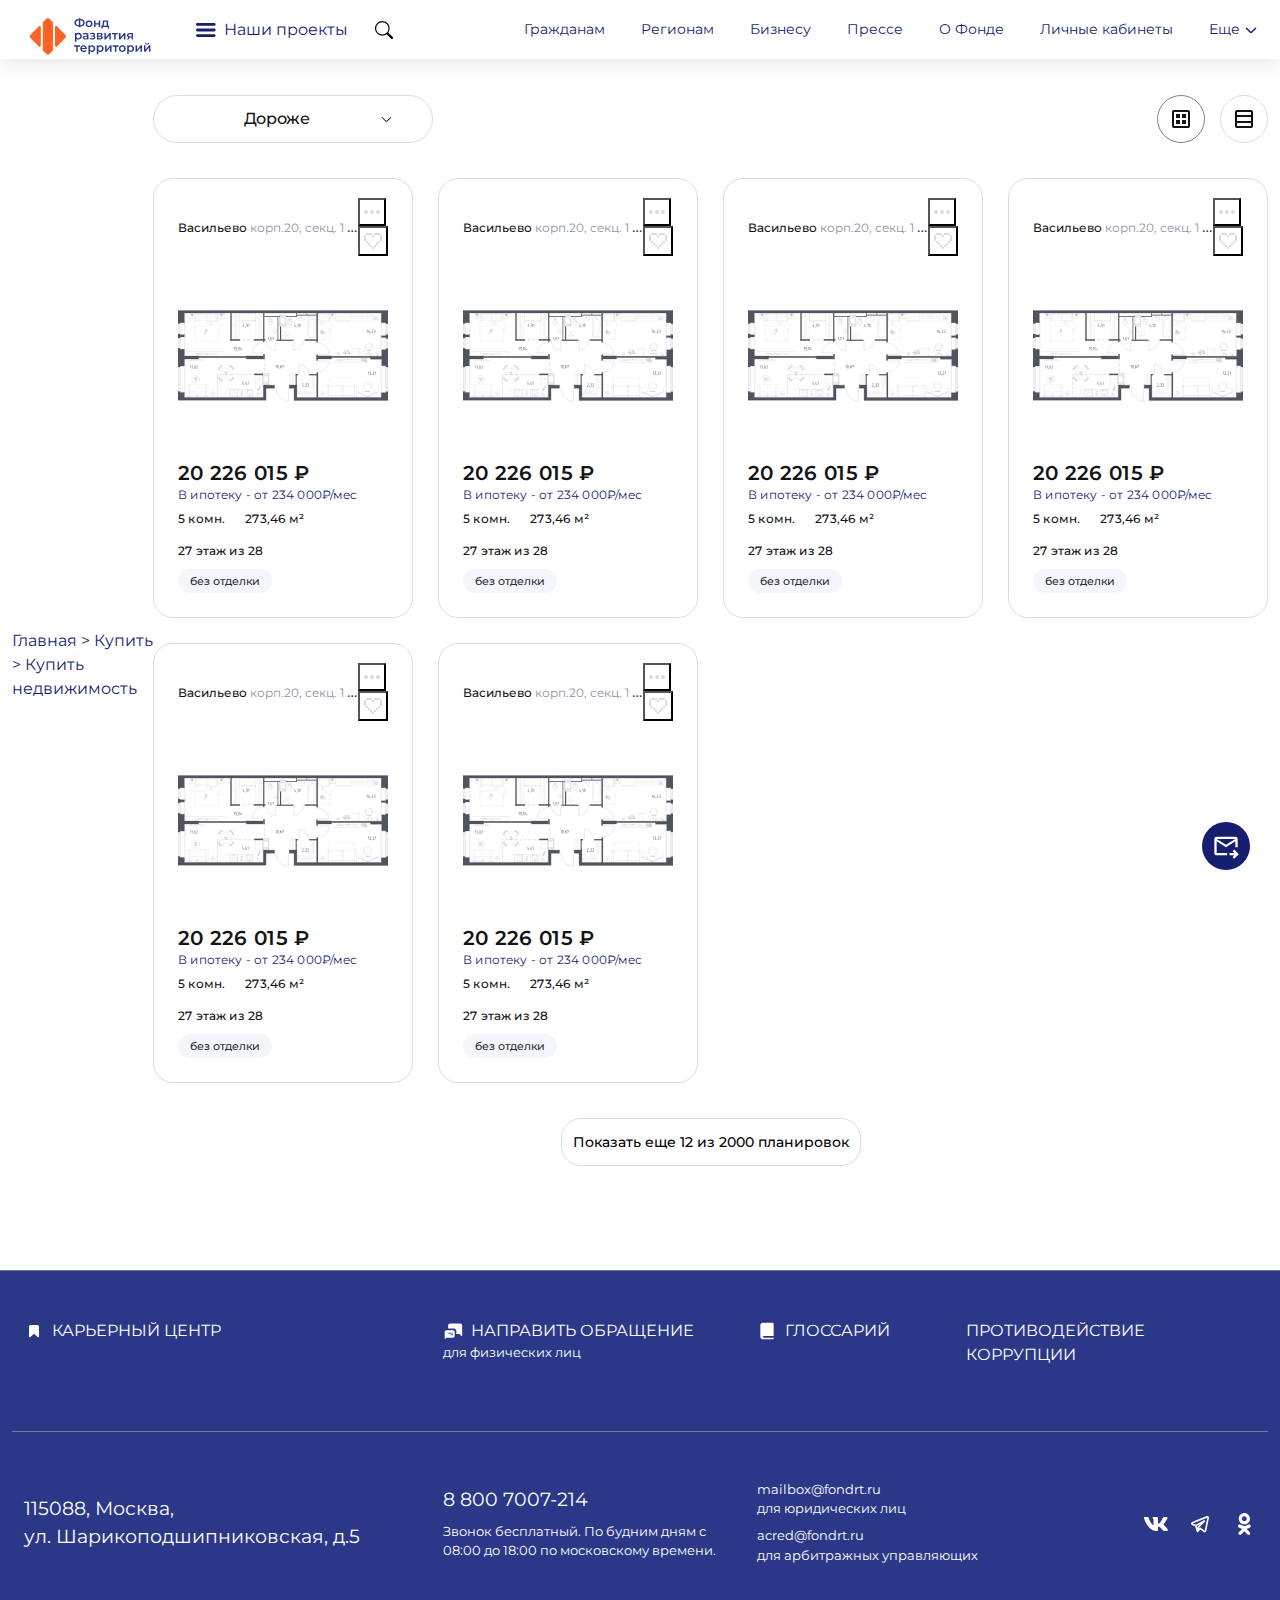
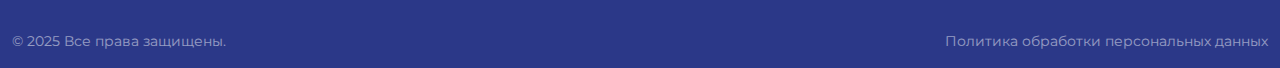
<file: buy_placement/buy_placement.html>
<!DOCTYPE html>
<html lang="ru">
<head>
  <meta charset="UTF-8">
  <meta name="viewport" content="width=device-width, initial-scale=1">
  <link rel="stylesheet" href="../css/style.css">
  <link rel="stylesheet" href="../form/css/popup.css">
  <link rel="stylesheet" href="../filter/css/filter.css">
  <link rel="stylesheet" href="css/buy_placement.css">

  <meta name="description" content="">

  <meta property="og:title" content="">
  <meta property="og:type" content="">
  <meta property="og:url" content="">
  <meta property="og:image" content="">
  <meta property="og:image:alt" content="">

  <link rel="icon" href="/favicon.ico" sizes="any">
  <link rel="icon" href="/icon.svg" type="image/svg+xml">
  <link rel="apple-touch-icon" href="../icon.png">
  <link rel="preconnect" href="https://fonts.googleapis.com">
  <link rel="preconnect" href="https://fonts.gstatic.com" crossorigin>
  <link
    href="https://fonts.googleapis.com/css2?family=Fuggles&family=Inter:wght@100;400;800&family=Montserrat:ital,wght@0,100..900;1,100..900&family=Open+Sans:wght@500&family=Quicksand:wght@600&display=swap"
    rel="stylesheet">
  <title>Купить помещение</title>
</head>
<body>
<header class="header">
  <div class="header-wrapper">
    <div class="header-top">
      <div class="navbar">
        <a class="navbar-brand" href="https://xn--p1aee.xn--p1ai/">
          <img class="logo-img" src="../img/FRT_logo.svg" alt="Логотип шапки">
        </a>
        <div class="header-item header-wrap">
          <a href="https://xn--p1aee.xn--p1ai/napravleniya/" class="catalog-link">
            <div class="header-btn-catalog">

              <svg width="20" height="14" viewBox="0 0 20 14" fill="none" xmlns="http://www.w3.org/2000/svg">
                <path
                  d="M0 1.4C0 0.626801 0.626801 0 1.4 0H18.2C18.9732 0 19.6 0.626801 19.6 1.4C19.6 2.1732 18.9732 2.8 18.2 2.8H1.4C0.626802 2.8 0 2.1732 0 1.4Z"
                  fill="currentColor"></path>
                <path
                  d="M0 7C0 6.2268 0.626801 5.6 1.4 5.6H18.2C18.9732 5.6 19.6 6.2268 19.6 7C19.6 7.7732 18.9732 8.4 18.2 8.4H1.4C0.626802 8.4 0 7.7732 0 7Z"
                  fill="currentColor"></path>
                <path
                  d="M1.4 11.2C0.626801 11.2 0 11.8268 0 12.6C0 13.3732 0.626802 14 1.4 14H18.2C18.9732 14 19.6 13.3732 19.6 12.6C19.6 11.8268 18.9732 11.2 18.2 11.2H1.4Z"
                  fill="currentColor"></path>
              </svg>
              Наши проекты
            </div>
          </a>
          <div class="header-item">
            <div class="title-search-overlay">
              <div id="title-search" class="title-search-wrap">
                <div class="search-form-wrap ">
                  <form action="/search/" class="search-form">
                    <input id="title-search-input" class="form-control" type="text" name="q" placeholder="Поиск..."
                           autocomplete="off">
                    <label class="search-label">
                      <img src="../img/search.svg" alt="Картинка поиска">
                      <input class="search-submit" name="s" type="submit" value="">
                    </label>
                  </form>
                  <div class="search-button search-button-close">
                    <svg xmlns="http://www.w3.org/2000/svg" width="32" height="48" fill="currentColor"
                         class="search-button-close-icon" viewBox="0 0 16 16">
                      <path d="M8 15A7 7 0 1 1 8 1a7 7 0 0 1 0 14zm0 1A8 8 0 1 0 8 0a8 8 0 0 0 0 16z"/>
                      <path
                        d="M4.646 4.646a.5.5 0 0 1 .708 0L8 7.293l2.646-2.647a.5.5 0 0 1 .708.708L8.707 8l2.647 2.646a.5.5 0 0 1-.708.708L8 8.707l-2.646 2.647a.5.5 0 0 1-.708-.708L7.293 8 4.646 5.354a.5.5 0 0 1 0-.708z"/>
                    </svg>
                  </div>
                </div>
              </div>
            </div>
            <div class="search-button-wrap">
              <div class="search-button search-button-open">
                <img src="../img/search.svg" alt="Картинка поиска">
              </div>
            </div>
          </div>
          <div class="hamburger" data-drawer-trigger aria-controls="drawer-name" aria-expanded="false">
            <div class="header-icon">
              <svg width="12" height="12" viewBox="0 0 12 12" fill="none" xmlns="http://www.w3.org/2000/svg">
                <circle cx="1" cy="1" r="1" fill="currentColor"></circle>
                <circle cx="1" cy="11" r="1" fill="currentColor"></circle>
                <circle cx="11" cy="1" r="1" fill="currentColor"></circle>
                <circle cx="11" cy="11" r="1" fill="currentColor"></circle>
                <circle cx="6" cy="6" r="1" fill="currentColor"></circle>
              </svg>
            </div>
          </div>
        </div>
        <div class="header-item nav-container">
          <ul class="nav-list">
            <li class="nav-item">
              <a href="javascript:void(0);" class="nav-link" data-drawer-trigger aria-controls="grazhdanam_menu"
                 aria-expanded="false">Гражданам</a>
            </li>
            <li class="nav-item">
              <a href="javascript:void(0);" class="nav-link" data-drawer-trigger aria-controls="regionam_menu"
                 aria-expanded="false">Регионам</a>
            </li>
            <li class="nav-item">
              <a href="javascript:void(0);" class="nav-link" data-drawer-trigger aria-controls="biznes_menu"
                 aria-expanded="false">Бизнесу</a>
            </li>
            <li class="nav-item">
              <a href="javascript:void(0);" class="nav-link" data-drawer-trigger aria-controls="press_menu"
                 aria-expanded="false">Прессе</a>
            </li>
            <li class="nav-item">
              <a href="javascript:void(0);" class="nav-link" data-drawer-trigger aria-controls="fond_menu"
                 aria-expanded="false">О Фонде</a>
            </li>
            <li class="nav-item">
              <a href="javascript:void(0);" class="nav-link" data-drawer-trigger aria-controls="lk_menu"
                 aria-expanded="false">Личные кабинеты</a>
            </li>
            <li class="nav-item nav-item-land">
              <a href="/buy" class="nav-link">Купить недвижимость</a>
            </li>
            <li class="nav-item-more">
              <div class="nav-item-more-button">
                <span class="nav-link">Еще
                  <svg width="14" height="14" viewBox="0 0 14 14" fill="none" xmlns="http://www.w3.org/2000/svg">
                    <path d="M11.62 5.22083L7.81667 9.02417C7.3675 9.47333 6.6325 9.47333 6.18334 9.02417L2.38 5.22083"
                          stroke="currentColor" stroke-width="1.5" stroke-miterlimit="10" stroke-linecap="round"
                          stroke-linejoin="round">
                    </path>
                  </svg>
                </span>
              </div>
              <ul class="more-nav">
                <li class="nav-item">
                  <a href="" class="nav-link" data-drawer-trigger aria-controls="fond_menu" aria-expanded="false">О
                    Фонде</a>
                </li>
                <li class="nav-item">
                  <a href="" class="nav-link" data-drawer-trigger aria-controls="lk_menu" aria-expanded="false">Личные
                    кабинеты</a>
                </li>
                <li class="nav-item nav-item-land">
                  <a href="/buy" class="nav-link">Купить недвижимость</a>
                </li>
              </ul>
            </li>
          </ul>
        </div>
      </div>
    </div>
  </div>
</header>
<main class="container">
  <section class="breadcrumbs">
    <ul class="breadcrumbs-list">
      <a href="#" class="breadcrumbs-list-item">Главная ></a>
      <a href="#" class="breadcrumbs-list-item">Купить ></a>
      <a href="#" class="breadcrumbs-list-item"> Купить недвижимость</a>
    </ul>
  </section>
  <section class="drawer" id="drawer-name" data-drawer-target="">
    <div class="drawer__overlay" data-drawer-close="" tabindex="-1"></div>
    <div class="drawer__wrapper">
      <div class="drawer__header">
        <button class="drawer__close" data-drawer-close="" aria-label="Close Drawer">
          <svg xmlns="http://www.w3.org/2000/svg" fill="white" class="bi bi-x" viewBox="0 0 16 16" width="30"
               height="30">
            <path
              d="M4.646 4.646a.5.5 0 0 1 .708 0L8 7.293l2.646-2.647a.5.5 0 0 1 .708.708L8.707 8l2.647 2.646a.5.5 0 0 1-.708.708L8 8.707l-2.646 2.647a.5.5 0 0 1-.708-.708L7.293 8 4.646 5.354a.5.5 0 0 1 0-.708z"></path>
          </svg>
        </button>
      </div>
      <div class="drawer__content">
        <ul id="more-nav-1">
          <li class="nav-item">
            <a href="javascript:void(0);" class="nav-link root-item" data-drawer-trigger=""
               aria-controls="grazhdanam_menu" aria-expanded="false">
              Гражданам </a>
          </li>
          <li class="nav-item">
            <a href="javascript:void(0);" class="nav-link root-item" data-drawer-trigger=""
               aria-controls="regionam_menu" aria-expanded="false">
              Регионам </a>
          </li>
          <li class="nav-item">
            <a href="javascript:void(0);" class="nav-link root-item" data-drawer-trigger="" aria-controls="biznes_menu"
               aria-expanded="false">
              Бизнесу </a>
          </li>
          <li class="nav-item">
            <a href="javascript:void(0);" class="nav-link root-item" data-drawer-trigger="" aria-controls="press_menu"
               aria-expanded="false">
              Прессе </a>
          </li>
          <li class="nav-item">
            <a href="javascript:void(0);" class="nav-link root-item" data-drawer-trigger="" aria-controls="fond_menu"
               aria-expanded="false">
              О Фонде </a>
          </li>
          <li class="nav-item">
            <a href="javascript:void(0);" class="nav-link root-item" data-drawer-trigger="" aria-controls="lk_menu"
               aria-expanded="true">
              Личные кабинеты </a>
          </li>
          <li class="nav-item nav-item-land">
            <!-- <images src="/local/templates/main_catalog/images/Дом.png" alt=""> -->
            <a href="/buy" class="nav-link root-item">
              Купить недвижимость
            </a>
          </li>
        </ul>
        <div class="drawer__content-bottom">
          <div class="drawer__content-bottom-row">
            <div class="header_item">
              <a href="https://xn--p1aee.xn--p1ai/napravleniya/" class="catalog-link">
                <div class="header-btn-catalog">
                  <svg width="20" height="14" viewBox="0 0 20 14" fill="none" xmlns="http://www.w3.org/2000/svg">
                    <path
                      d="M0 1.4C0 0.626801 0.626801 0 1.4 0H18.2C18.9732 0 19.6 0.626801 19.6 1.4C19.6 2.1732 18.9732 2.8 18.2 2.8H1.4C0.626802 2.8 0 2.1732 0 1.4Z"
                      fill="currentColor"></path>
                    <path
                      d="M0 7C0 6.2268 0.626801 5.6 1.4 5.6H18.2C18.9732 5.6 19.6 6.2268 19.6 7C19.6 7.7732 18.9732 8.4 18.2 8.4H1.4C0.626802 8.4 0 7.7732 0 7Z"
                      fill="currentColor"></path>
                    <path
                      d="M1.4 11.2C0.626801 11.2 0 11.8268 0 12.6C0 13.3732 0.626802 14 1.4 14H18.2C18.9732 14 19.6 13.3732 19.6 12.6C19.6 11.8268 18.9732 11.2 18.2 11.2H1.4Z"
                      fill="currentColor"></path>
                  </svg>
                  Наши проекты
                </div>
              </a>
            </div>
          </div>
        </div>
      </div>
    </div>
  </section>
  <section class="drawer drawer_submenu" id="grazhdanam_menu" data-drawer-target="">
    <div class="drawer__overlay" data-drawer-close="" tabindex="-1"></div>
    <div class="drawer__wrapper">
      <div class="drawer__header">
        <p class="drawer__header_title container"><span>Гражданам<span></span></span></p>
        <button class="drawer__close" data-drawer-close="" aria-label="Close Drawer">
          <svg xmlns="http://www.w3.org/2000/svg" fill="white" class="bi bi-x" viewBox="0 0 16 16" width="30"
               height="30">
            <path
              d="M4.646 4.646a.5.5 0 0 1 .708 0L8 7.293l2.646-2.647a.5.5 0 0 1 .708.708L8.707 8l2.647 2.646a.5.5 0 0 1-.708.708L8 8.707l-2.646 2.647a.5.5 0 0 1-.708-.708L7.293 8 4.646 5.354a.5.5 0 0 1 0-.708z"></path>
          </svg>
        </button>
      </div>
      <div class="drawer__content">
        <div class="container">
          <div class="row">
            <div class="header_submenu_wrap is_parent">
              <div class="header_submenu_title submenu_control">
                Переселение из аварийного жилья
                <svg width="14" height="14" viewBox="0 0 14 14" fill="none" xmlns="http://www.w3.org/2000/svg">
                  <path d="M11.62 5.22083L7.81667 9.02417C7.3675 9.47333 6.6325 9.47333 6.18334 9.02417L2.38 5.22083"
                        stroke="currentColor" stroke-width="1.5" stroke-miterlimit="10" stroke-linecap="round"
                        stroke-linejoin="round"></path>
                </svg>
              </div>
              <ul class="header_submenu header_submenu_list">
                <li>
                  <a href="/napravleniya/pereselenie/">
                    О переселении </a>
                </li>
                <li>
                  <a href="/napravleniya/reestr-obrashcheniy/">
                    Реестр обращений </a>
                </li>
              </ul>
            </div>

            <div class="header_submenu_wrap is_parent">
              <div class="header_submenu_title submenu_control">
                Капитальный ремонт многоквартирных домов
                <svg width="14" height="14" viewBox="0 0 14 14" fill="none" xmlns="http://www.w3.org/2000/svg">
                  <path d="M11.62 5.22083L7.81667 9.02417C7.3675 9.47333 6.6325 9.47333 6.18334 9.02417L2.38 5.22083"
                        stroke="currentColor" stroke-width="1.5" stroke-miterlimit="10" stroke-linecap="round"
                        stroke-linejoin="round"></path>
                </svg>
              </div>
              <ul class="header_submenu header_submenu_list">
                <li>
                  <a href="/napravleniya/kapitalnyy-remont/">
                    О капитальном ремонте </a>
                </li>
                <li>
                  <a href="https://xn--80aq1a.xn--p1aee.xn--p1ai/overhaul" target="_blank">
                    Мониторинг реализации региональных программ капремонта </a>
                </li>
                <li>
                  <a href="/napravleniya/zamena-liftovogo-oborudovaniya/">
                    Замена лифтового оборудования </a>
                </li>
                <li>
                  <a href="/napravleniya/energoeffektivnyy-kapremont/">
                    Энергоэффективный капремонт </a>
                </li>
                <li>
                  <a href="/napravleniya/limity/">
                    Лимиты </a>
                </li>
                <li>
                  <a href="/napravleniya/pomoshchnik-ekr/">
                    Помощник ЭКР </a>
                </li>
              </ul>
            </div>

            <div class="header_submenu_wrap is_parent">
              <div class="header_submenu_title submenu_control">
                Восстановление прав дольщиков
                <svg width="14" height="14" viewBox="0 0 14 14" fill="none" xmlns="http://www.w3.org/2000/svg">
                  <path d="M11.62 5.22083L7.81667 9.02417C7.3675 9.47333 6.6325 9.47333 6.18334 9.02417L2.38 5.22083"
                        stroke="currentColor" stroke-width="1.5" stroke-miterlimit="10" stroke-linecap="round"
                        stroke-linejoin="round"></path>
                </svg>
              </div>
              <ul class="header_submenu header_submenu_list">
                <li>
                  <a href="/napravleniya/vosstanovlenie-prav/">
                    О восстановлении прав дольщиков </a>
                </li>
                <li>
                  <a href="https://xn--p1aee.xn--p1ai/compensation/rtus/" target="_blank">
                    Проверить включение требований в реестр Фонда </a>
                </li>
                <li>
                  <a href="/napravleniya/chlenam-zhilishchno-stroitelnogo-kooperativa/">
                    Членам ЖСК </a>
                </li>
                <li>
                  <a href="https://xn--p1aee.xn--p1ai/lk/" target="_blank">
                    Личный кабинет дольщика </a>
                </li>
                <li>
                  <a href="https://xn--p1aee.xn--p1ai/projects/" target="_blank">
                    Проекты Фонда </a>
                </li>
                <li>
                  <a href="https://214.xn--p1aee.xn--p1ai/lk/profile-user" target="_blank">
                    Получить выплату </a>
                </li>
              </ul>
            </div>

            <div class="header_submenu_wrap ">
              <ul class="header_submenu">
                <li class="header_submenu_title">
                  <a href="/vopros-otvet/">
                    Вопрос-ответ </a>
                </li>
              </ul>
            </div>

            <div class="header_submenu_wrap ">
              <ul class="header_submenu">
                <li class="header_submenu_title">
                  <a href="/#">
                    Купить недвижимость </a>
                </li>
                <li class="header_submenu_title">
                  <a href="https://xn--p1aee.xn--p1ai/buy/" target="_blank">
                    Выбрать ЖК </a>
                </li>
                <li class="header_submenu_title">
                  <a href="https://xn--p1aee.xn--p1ai/buy/" target="_blank">
                    Квартиру в новостройке </a>
                </li>
                <li class="header_submenu_title">
                  <a href="https://xn--p1aee.xn--p1ai/grazhdanam/kalkulyator_rascheta-doley-mezhdu-pokupatelyami/"
                     target="_blank">
                    Калькулятор определения долевой собственности </a>
                </li>
              </ul>
            </div>

            <div class="header_priemnaya_row">
              <a class="ask_form_text_page" href="/ask_form/pre_page.php">Направить обращение</a>
            </div>
          </div>

        </div>
      </div>
    </div>
  </section>
  <section class="real-estate">
    <div class="real-estate-container">
      <div class="real-estate-header">
        <div class="select big-filter-select" name="big_filter_select">
          <div class="select__header">
            <span class="select__current">Дороже</span>
            <div class="select__icon">
              <svg viewBox="0 0 16 16" fill="none">
                <path fill-rule="evenodd" clip-rule="evenodd" d="M2.13003 5.16367C2.31578 4.95934 2.63201 4.94428 2.83633 5.13003L8
               9.99997L13.1637 5.13003C13.368 4.94428 13.6842 4.95934 13.87 5.16367C14.0557 5.368 14.0407 5.68422 13.8363 5.86997L8.67267
               10.7399C8.29125 11.0867 7.70875 11.0867 7.32733 10.7399L2.16366 5.86997C1.95933 5.68422 1.94427 5.368 2.13003 5.16367Z"
                      fill="#141414"></path>
              </svg>
            </div>
          </div>
          <div class="select__body">
            <div class="select__item-list">
              <div class="select__item">Дороже</div>
              <div class="select__item">Дешевле</div>
              <div class="select__item">С большей площадью</div>
              <div class="select__item">С меньшей площадью</div>
            </div>

          </div>
        </div>
        <ul class="real-estate-header-buttons-list">
          <li>
            <button class="real-estate-header-buttons-list-element button-switch-active" id="button-switch-row">
              <img src="../img/button-icon-row.svg" alt="Иконка кнопки для отображения карточек в строку">
            </button>
          </li>
          <li>
            <button class="real-estate-header-buttons-list-element" id="button-switch-column">
              <img src="../img/button-icon-column.svg" alt="Иконка кнопки для отображения карточек в колонку">
            </button>
          </li>
        </ul>
      </div>
      <ul class="real-estate-cards-list-column-table">
        <li class="real-estate-cards-list-column-table-element">Схема</li>
        <li class="real-estate-cards-list-column-table-element">Комнатность</li>
        <li class="real-estate-cards-list-column-table-element">Площадь</li>
        <li class="real-estate-cards-list-column-table-element">Заселение до</li>
        <li class="real-estate-cards-list-column-table-element">Корпус</li>
        <li class="real-estate-cards-list-column-table-element">Этаж</li>
        <li class="real-estate-cards-list-column-table-element">Стоимость</li>
        <li class="real-estate-cards-list-column-table-element">Особенности</li>
      </ul>
      <ul class="real-estate-cards-list-column real-estate-cards-list">
        <a href="#">
          <li class="real-estate-cards-list-item-column">
            <div class="real-estate-cards-list-item-slider real-estate-cards-list-item-column-el">
              <img src="../img/appart.svg" alt="Картинка схемы квартиры" class="real-estate-cards-list-item-slider-img">
            </div>
            <div class="real-estate-cards-list-item-column-roominess real-estate-cards-list-item-column-el">
              <p class="real-estate-cards-list-item-info-specification-item">5-комнатная</p>
              <span class="real-estate-cards-list-item-header-address">SkySputnik</span>
            </div>
            <p class="real-estate-cards-list-item-info-specification-item real-estate-cards-list-item-column-el">273,46
              м²</p>
            <p
              class="real-estate-cards-list-item-header-address-wrapper-hidden-text real-estate-cards-list-item-column-el">
              до 30 апр. 2027</p>
            <p class="real-estate-cards-list-item-header-address-additional real-estate-cards-list-item-column-el">20, 1
              секц.</p>
            <p class="real-estate-cards-list-item-info-specification-item real-estate-cards-list-item-column-el">27 из
              28</p>
            <div class="real-estate-cards-list-item-info-container real-estate-cards-list-item-column-el">
              <p class="real-estate-cards-list-item-info-price">20 226 015 ₽</p>
              <p class="real-estate-cards-list-item-info-mortgage">В ипотеку - от <span
                class="real-estate-cards-list-item-info-mortgage-per-month-price">234 000</span>₽/мес</p>
            </div>
            <ul class="real-estate-cards-list-item-tag-list real-estate-cards-list-item-column-el">
              <li class="real-estate-cards-list-item-tag-list-item">
                без отделки
              </li>
            </ul>
          </li>
        </a>
        <a href="#">
          <li class="real-estate-cards-list-item-column">
            <div class="real-estate-cards-list-item-slider real-estate-cards-list-item-column-el">
              <img src="../img/appart.svg" alt="Картинка схемы квартиры" class="real-estate-cards-list-item-slider-img">
            </div>
            <div class="real-estate-cards-list-item-column-roominess real-estate-cards-list-item-column-el">
              <p class="real-estate-cards-list-item-info-specification-item">5-комнатная</p>
              <span class="real-estate-cards-list-item-header-address">SkySputnik</span>
            </div>
            <p class="real-estate-cards-list-item-info-specification-item real-estate-cards-list-item-column-el">273,46
              м²</p>
            <p
              class="real-estate-cards-list-item-header-address-wrapper-hidden-text real-estate-cards-list-item-column-el">
              до 30 апр. 2027</p>
            <p class="real-estate-cards-list-item-header-address-additional real-estate-cards-list-item-column-el">20, 1
              секц.</p>
            <p class="real-estate-cards-list-item-info-specification-item real-estate-cards-list-item-column-el">27 из
              28</p>
            <div class="real-estate-cards-list-item-info-container real-estate-cards-list-item-column-el">
              <p class="real-estate-cards-list-item-info-price">20 226 015 ₽</p>
              <p class="real-estate-cards-list-item-info-mortgage">В ипотеку - от <span
                class="real-estate-cards-list-item-info-mortgage-per-month-price">234 000</span>₽/мес</p>
            </div>
            <ul class="real-estate-cards-list-item-tag-list real-estate-cards-list-item-column-el">
              <li class="real-estate-cards-list-item-tag-list-item">
                без отделки
              </li>
            </ul>
          </li>
        </a>
        <a href="#">
          <li class="real-estate-cards-list-item-column">
            <div class="real-estate-cards-list-item-slider real-estate-cards-list-item-column-el">
              <img src="../img/appart.svg" alt="Картинка схемы квартиры" class="real-estate-cards-list-item-slider-img">
            </div>
            <div class="real-estate-cards-list-item-column-roominess real-estate-cards-list-item-column-el">
              <p class="real-estate-cards-list-item-info-specification-item">5-комнатная</p>
              <span class="real-estate-cards-list-item-header-address">SkySputnik</span>
            </div>
            <p class="real-estate-cards-list-item-info-specification-item real-estate-cards-list-item-column-el">273,46
              м²</p>
            <p
              class="real-estate-cards-list-item-header-address-wrapper-hidden-text real-estate-cards-list-item-column-el">
              до 30 апр. 2027</p>
            <p class="real-estate-cards-list-item-header-address-additional real-estate-cards-list-item-column-el">20, 1
              секц.</p>
            <p class="real-estate-cards-list-item-info-specification-item real-estate-cards-list-item-column-el">27 из
              28</p>
            <div class="real-estate-cards-list-item-info-container real-estate-cards-list-item-column-el">
              <p class="real-estate-cards-list-item-info-price">20 226 015 ₽</p>
              <p class="real-estate-cards-list-item-info-mortgage">В ипотеку - от <span
                class="real-estate-cards-list-item-info-mortgage-per-month-price">234 000</span>₽/мес</p>
            </div>
            <ul class="real-estate-cards-list-item-tag-list real-estate-cards-list-item-column-el">
              <li class="real-estate-cards-list-item-tag-list-item">
                без отделки
              </li>
            </ul>
          </li>
        </a>
        <a href="#">
          <li class="real-estate-cards-list-item-column">
            <div class="real-estate-cards-list-item-slider real-estate-cards-list-item-column-el">
              <img src="../img/appart.svg" alt="Картинка схемы квартиры" class="real-estate-cards-list-item-slider-img">
            </div>
            <div class="real-estate-cards-list-item-column-roominess real-estate-cards-list-item-column-el">
              <p class="real-estate-cards-list-item-info-specification-item">5-комнатная</p>
              <span class="real-estate-cards-list-item-header-address">SkySputnik</span>
            </div>
            <p class="real-estate-cards-list-item-info-specification-item real-estate-cards-list-item-column-el">273,46
              м²</p>
            <p
              class="real-estate-cards-list-item-header-address-wrapper-hidden-text real-estate-cards-list-item-column-el">
              до 30 апр. 2027</p>
            <p class="real-estate-cards-list-item-header-address-additional real-estate-cards-list-item-column-el">20, 1
              секц.</p>
            <p class="real-estate-cards-list-item-info-specification-item real-estate-cards-list-item-column-el">27 из
              28</p>
            <div class="real-estate-cards-list-item-info-container real-estate-cards-list-item-column-el">
              <p class="real-estate-cards-list-item-info-price">20 226 015 ₽</p>
              <p class="real-estate-cards-list-item-info-mortgage">В ипотеку - от <span
                class="real-estate-cards-list-item-info-mortgage-per-month-price">234 000</span>₽/мес</p>
            </div>
            <ul class="real-estate-cards-list-item-tag-list real-estate-cards-list-item-column-el">
              <li class="real-estate-cards-list-item-tag-list-item">
                без отделки
              </li>
            </ul>
          </li>
        </a>
      </ul>

      <ul class="real-estate-cards-list-row">
        <a href="#">
          <li class="real-estate-cards-list-item-row">
            <div class="real-estate-cards-list-item-header">
              <div class="real-estate-cards-list-item-header-address-wrapper">
                <div class="real-estate-cards-list-item-header-address-wrapper-visible">
                  <span class="real-estate-cards-list-item-header-address">
                Васильево
                  </span>
                  <span class="real-estate-cards-list-item-header-address-additional">
                  корп.20, секц. 1 dafdafdfsafffeaefeefwfefawstye45syAjdigajldgash
                </span>
                </div>
                <div class="real-estate-cards-list-item-header-address-wrapper-hidden">
                  <p class="real-estate-cards-list-item-header-address-wrapper-hidden-text">Дата сдачи до 30 апр.
                    2027</p>
                </div>
              </div>
              <div class="real-estate-cards-list-item-header-controls">
                <button
                  class="real-estate-cards-list-item-header-controls-button-more real-estate-cards-list-item-header-button">
                  <img src="../img/real-estate-cards-list-item-header-controls-button-more-icon.svg"
                       alt="Иконка кнопки больше">
                </button>
                <button
                  class="real-estate-cards-list-item-header-controls-button-like real-estate-cards-list-item-header-button">
                  <svg class="like-icon" width="26" height="26" viewBox="0 0 39 36" fill="none"
                       xmlns="http://www.w3.org/2000/svg">
                    <g class="heart">
                      <path class="contour" d="M12 6H9V9H12V6ZM15 6H12V9H15V6ZM9 9H6V12H9V9ZM9 12H6V15H9V12ZM9 15H6V18H9V15ZM18
                          6H15V9H18V6ZM12 18H9V21H12V18ZM15 21H12V24H15V21ZM18 24H15V27H18V24ZM27 6H30V9H27V6ZM24
                          6H27V9H24V6ZM30 9H33V12H30V9ZM30 12H33V15H30V12ZM30 15H33V18H30V15ZM21 6H24V9H21V6ZM27
                          18H30V21H27V18ZM24 21H27V24H24V21ZM21 24H24V27H21V24ZM21 27H18V30H21V27ZM21 9H18V12H21V9Z"
                            fill="rgb(221, 220, 219)"/>

                      <path class="main-body" d="M12 9H9V12H12V9ZM15 12H12V15H15V12ZM18 9H15V12H18V9ZM12 15H9V18H12V15ZM15
                          15H12V18H15V15ZM15 18H12V21H15V18ZM18 12H15V15H18V12ZM18 21H15V24H18V21ZM18 18H15V21H18V18ZM27
                           9H30V12H27V9ZM24 9H27V12H24V9ZM27 12H30V15H27V12ZM24 12H27V15H24V12ZM21 9H24V12H21V9ZM27
                           15H30V18H27V15ZM24 15H27V18H24V15ZM24 18H27V21H24V18ZM21 12H24V15H21V12ZM21 21H24V24H21V21ZM21
                            18H24V21H21V18ZM21 21H18V24H21V21ZM21 24H18V27H21V24Z" fill="none"/>

                      <path class="core"
                            d="M18 15H15V18H18V15ZM21 15H24V18H21V15ZM21 15H18V18H21V15ZM21 12H18V15H21V12ZM21 18H18V21H21V18Z"
                            fill="none"/>
                    </g>
                    <path class="sparks" d="M36 13H39V16H36V13ZM27 27H30V30H27V27ZM18 33H21V36H18V33ZM9 27H12V30H9V27ZM24 0H27V3H24V0ZM33
                           3H36V6H33V3ZM3 3H6V6H3V3ZM12 0H15V3H12V0ZM0 13H3V16H0V13Z" fill="var(--fill-color)"/>

                  </svg>
                </button>
              </div>
            </div>
            <div class="real-estate-cards-list-item-slider">
              <img src="../img/appart.svg" alt="Картинка схемы квартиры" class="real-estate-cards-list-item-slider-img">
            </div>
            <div class="real-estate-cards-list-item-info">
              <div class="real-estate-cards-list-item-info-container">
                <p class="real-estate-cards-list-item-info-price">20 226 015 ₽</p>
                <p class="real-estate-cards-list-item-info-mortgage">В ипотеку - от <span
                  class="real-estate-cards-list-item-info-mortgage-per-month-price">234 000</span>₽/мес</p>
              </div>
              <ul class="real-estate-cards-list-item-info-specification">
                <li class="real-estate-cards-list-item-info-specification-item">
                  5 комн.
                </li>
                <li class="real-estate-cards-list-item-info-specification-item">
                  273,46 м²
                </li>
                <li class="real-estate-cards-list-item-info-specification-item">
                  27 этаж из 28
                </li>
              </ul>
            </div>
            <ul class="real-estate-cards-list-item-tag-list">
              <li class="real-estate-cards-list-item-tag-list-item">
                без отделки
              </li>
            </ul>
          </li>
        </a>
        <a href="#">
          <li class="real-estate-cards-list-item-row">
            <div class="real-estate-cards-list-item-header">
              <div class="real-estate-cards-list-item-header-address-wrapper">
                <div class="real-estate-cards-list-item-header-address-wrapper-visible">
                  <span class="real-estate-cards-list-item-header-address">
                Васильево
                  </span>
                  <span class="real-estate-cards-list-item-header-address-additional">
                  корп.20, секц. 1 dafdafdfsafffeaefeefwfefawstye45syAjdigajldgash
                </span>
                </div>
                <div class="real-estate-cards-list-item-header-address-wrapper-hidden">
                  <p class="real-estate-cards-list-item-header-address-wrapper-hidden-text">Дата сдачи до 30 апр.
                    2027</p>
                </div>
              </div>
              <div class="real-estate-cards-list-item-header-controls">
                <button
                  class="real-estate-cards-list-item-header-controls-button-more real-estate-cards-list-item-header-button">
                  <img src="../img/real-estate-cards-list-item-header-controls-button-more-icon.svg"
                       alt="Иконка кнопки больше">
                </button>
                <button
                  class="real-estate-cards-list-item-header-controls-button-like real-estate-cards-list-item-header-button">
                  <svg class="like-icon" width="26" height="26" viewBox="0 0 39 36" fill="none"
                       xmlns="http://www.w3.org/2000/svg">
                    <g class="heart">
                      <path class="contour" d="M12 6H9V9H12V6ZM15 6H12V9H15V6ZM9 9H6V12H9V9ZM9 12H6V15H9V12ZM9 15H6V18H9V15ZM18
                          6H15V9H18V6ZM12 18H9V21H12V18ZM15 21H12V24H15V21ZM18 24H15V27H18V24ZM27 6H30V9H27V6ZM24
                          6H27V9H24V6ZM30 9H33V12H30V9ZM30 12H33V15H30V12ZM30 15H33V18H30V15ZM21 6H24V9H21V6ZM27
                          18H30V21H27V18ZM24 21H27V24H24V21ZM21 24H24V27H21V24ZM21 27H18V30H21V27ZM21 9H18V12H21V9Z"
                            fill="rgb(221, 220, 219)"/>

                      <path class="main-body" d="M12 9H9V12H12V9ZM15 12H12V15H15V12ZM18 9H15V12H18V9ZM12 15H9V18H12V15ZM15
                          15H12V18H15V15ZM15 18H12V21H15V18ZM18 12H15V15H18V12ZM18 21H15V24H18V21ZM18 18H15V21H18V18ZM27
                           9H30V12H27V9ZM24 9H27V12H24V9ZM27 12H30V15H27V12ZM24 12H27V15H24V12ZM21 9H24V12H21V9ZM27
                           15H30V18H27V15ZM24 15H27V18H24V15ZM24 18H27V21H24V18ZM21 12H24V15H21V12ZM21 21H24V24H21V21ZM21
                            18H24V21H21V18ZM21 21H18V24H21V21ZM21 24H18V27H21V24Z" fill="none"/>

                      <path class="core"
                            d="M18 15H15V18H18V15ZM21 15H24V18H21V15ZM21 15H18V18H21V15ZM21 12H18V15H21V12ZM21 18H18V21H21V18Z"
                            fill="none"/>
                    </g>
                    <path class="sparks" d="M36 13H39V16H36V13ZM27 27H30V30H27V27ZM18 33H21V36H18V33ZM9 27H12V30H9V27ZM24 0H27V3H24V0ZM33
                           3H36V6H33V3ZM3 3H6V6H3V3ZM12 0H15V3H12V0ZM0 13H3V16H0V13Z" fill="var(--fill-color)"/>

                  </svg>
                </button>
              </div>
            </div>
            <div class="real-estate-cards-list-item-slider">
              <img src="../img/appart.svg" alt="Картинка схемы квартиры" class="real-estate-cards-list-item-slider-img">
            </div>
            <div class="real-estate-cards-list-item-info">
              <div class="real-estate-cards-list-item-info-container">
                <p class="real-estate-cards-list-item-info-price">20 226 015 ₽</p>
                <p class="real-estate-cards-list-item-info-mortgage">В ипотеку - от <span
                  class="real-estate-cards-list-item-info-mortgage-per-month-price">234 000</span>₽/мес</p>
              </div>
              <ul class="real-estate-cards-list-item-info-specification">
                <li class="real-estate-cards-list-item-info-specification-item">
                  5 комн.
                </li>
                <li class="real-estate-cards-list-item-info-specification-item">
                  273,46 м²
                </li>
                <li class="real-estate-cards-list-item-info-specification-item">
                  27 этаж из 28
                </li>
              </ul>
            </div>
            <ul class="real-estate-cards-list-item-tag-list">
              <li class="real-estate-cards-list-item-tag-list-item">
                без отделки
              </li>
            </ul>
          </li>
        </a>
        <a href="#">
          <li class="real-estate-cards-list-item-row">
            <div class="real-estate-cards-list-item-header">
              <div class="real-estate-cards-list-item-header-address-wrapper">
                <div class="real-estate-cards-list-item-header-address-wrapper-visible">
                  <span class="real-estate-cards-list-item-header-address">
                Васильево
                  </span>
                  <span class="real-estate-cards-list-item-header-address-additional">
                  корп.20, секц. 1 dafdafdfsafffeaefeefwfefawstye45syAjdigajldgash
                </span>
                </div>
                <div class="real-estate-cards-list-item-header-address-wrapper-hidden">
                  <p class="real-estate-cards-list-item-header-address-wrapper-hidden-text">Дата сдачи до 30 апр.
                    2027</p>
                </div>
              </div>
              <div class="real-estate-cards-list-item-header-controls">
                <button
                  class="real-estate-cards-list-item-header-controls-button-more real-estate-cards-list-item-header-button">
                  <img src="../img/real-estate-cards-list-item-header-controls-button-more-icon.svg"
                       alt="Иконка кнопки больше">
                </button>
                <button
                  class="real-estate-cards-list-item-header-controls-button-like real-estate-cards-list-item-header-button">
                  <svg class="like-icon" width="26" height="26" viewBox="0 0 39 36" fill="none"
                       xmlns="http://www.w3.org/2000/svg">
                    <g class="heart">
                      <path class="contour" d="M12 6H9V9H12V6ZM15 6H12V9H15V6ZM9 9H6V12H9V9ZM9 12H6V15H9V12ZM9 15H6V18H9V15ZM18
                          6H15V9H18V6ZM12 18H9V21H12V18ZM15 21H12V24H15V21ZM18 24H15V27H18V24ZM27 6H30V9H27V6ZM24
                          6H27V9H24V6ZM30 9H33V12H30V9ZM30 12H33V15H30V12ZM30 15H33V18H30V15ZM21 6H24V9H21V6ZM27
                          18H30V21H27V18ZM24 21H27V24H24V21ZM21 24H24V27H21V24ZM21 27H18V30H21V27ZM21 9H18V12H21V9Z"
                            fill="rgb(221, 220, 219)"/>

                      <path class="main-body" d="M12 9H9V12H12V9ZM15 12H12V15H15V12ZM18 9H15V12H18V9ZM12 15H9V18H12V15ZM15
                          15H12V18H15V15ZM15 18H12V21H15V18ZM18 12H15V15H18V12ZM18 21H15V24H18V21ZM18 18H15V21H18V18ZM27
                           9H30V12H27V9ZM24 9H27V12H24V9ZM27 12H30V15H27V12ZM24 12H27V15H24V12ZM21 9H24V12H21V9ZM27
                           15H30V18H27V15ZM24 15H27V18H24V15ZM24 18H27V21H24V18ZM21 12H24V15H21V12ZM21 21H24V24H21V21ZM21
                            18H24V21H21V18ZM21 21H18V24H21V21ZM21 24H18V27H21V24Z" fill="none"/>

                      <path class="core"
                            d="M18 15H15V18H18V15ZM21 15H24V18H21V15ZM21 15H18V18H21V15ZM21 12H18V15H21V12ZM21 18H18V21H21V18Z"
                            fill="none"/>
                    </g>
                    <path class="sparks" d="M36 13H39V16H36V13ZM27 27H30V30H27V27ZM18 33H21V36H18V33ZM9 27H12V30H9V27ZM24 0H27V3H24V0ZM33
                           3H36V6H33V3ZM3 3H6V6H3V3ZM12 0H15V3H12V0ZM0 13H3V16H0V13Z" fill="var(--fill-color)"/>

                  </svg>
                </button>
              </div>
            </div>
            <div class="real-estate-cards-list-item-slider">
              <img src="../img/appart.svg" alt="Картинка схемы квартиры" class="real-estate-cards-list-item-slider-img">
            </div>
            <div class="real-estate-cards-list-item-info">
              <div class="real-estate-cards-list-item-info-container">
                <p class="real-estate-cards-list-item-info-price">20 226 015 ₽</p>
                <p class="real-estate-cards-list-item-info-mortgage">В ипотеку - от <span
                  class="real-estate-cards-list-item-info-mortgage-per-month-price">234 000</span>₽/мес</p>
              </div>
              <ul class="real-estate-cards-list-item-info-specification">
                <li class="real-estate-cards-list-item-info-specification-item">
                  5 комн.
                </li>
                <li class="real-estate-cards-list-item-info-specification-item">
                  273,46 м²
                </li>
                <li class="real-estate-cards-list-item-info-specification-item">
                  27 этаж из 28
                </li>
              </ul>
            </div>
            <ul class="real-estate-cards-list-item-tag-list">
              <li class="real-estate-cards-list-item-tag-list-item">
                без отделки
              </li>
            </ul>
          </li>
        </a>
        <a href="#">
          <li class="real-estate-cards-list-item-row">
            <div class="real-estate-cards-list-item-header">
              <div class="real-estate-cards-list-item-header-address-wrapper">
                <div class="real-estate-cards-list-item-header-address-wrapper-visible">
                  <span class="real-estate-cards-list-item-header-address">
                Васильево
                  </span>
                  <span class="real-estate-cards-list-item-header-address-additional">
                  корп.20, секц. 1 dafdafdfsafffeaefeefwfefawstye45syAjdigajldgash
                </span>
                </div>
                <div class="real-estate-cards-list-item-header-address-wrapper-hidden">
                  <p class="real-estate-cards-list-item-header-address-wrapper-hidden-text">Дата сдачи до 30 апр.
                    2027</p>
                </div>
              </div>
              <div class="real-estate-cards-list-item-header-controls">
                <button
                  class="real-estate-cards-list-item-header-controls-button-more real-estate-cards-list-item-header-button">
                  <img src="../img/real-estate-cards-list-item-header-controls-button-more-icon.svg"
                       alt="Иконка кнопки больше">
                </button>
                <button
                  class="real-estate-cards-list-item-header-controls-button-like real-estate-cards-list-item-header-button">
                  <svg class="like-icon" width="26" height="26" viewBox="0 0 39 36" fill="none"
                       xmlns="http://www.w3.org/2000/svg">
                    <g class="heart">
                      <path class="contour" d="M12 6H9V9H12V6ZM15 6H12V9H15V6ZM9 9H6V12H9V9ZM9 12H6V15H9V12ZM9 15H6V18H9V15ZM18
                          6H15V9H18V6ZM12 18H9V21H12V18ZM15 21H12V24H15V21ZM18 24H15V27H18V24ZM27 6H30V9H27V6ZM24
                          6H27V9H24V6ZM30 9H33V12H30V9ZM30 12H33V15H30V12ZM30 15H33V18H30V15ZM21 6H24V9H21V6ZM27
                          18H30V21H27V18ZM24 21H27V24H24V21ZM21 24H24V27H21V24ZM21 27H18V30H21V27ZM21 9H18V12H21V9Z"
                            fill="rgb(221, 220, 219)"/>

                      <path class="main-body" d="M12 9H9V12H12V9ZM15 12H12V15H15V12ZM18 9H15V12H18V9ZM12 15H9V18H12V15ZM15
                          15H12V18H15V15ZM15 18H12V21H15V18ZM18 12H15V15H18V12ZM18 21H15V24H18V21ZM18 18H15V21H18V18ZM27
                           9H30V12H27V9ZM24 9H27V12H24V9ZM27 12H30V15H27V12ZM24 12H27V15H24V12ZM21 9H24V12H21V9ZM27
                           15H30V18H27V15ZM24 15H27V18H24V15ZM24 18H27V21H24V18ZM21 12H24V15H21V12ZM21 21H24V24H21V21ZM21
                            18H24V21H21V18ZM21 21H18V24H21V21ZM21 24H18V27H21V24Z" fill="none"/>

                      <path class="core"
                            d="M18 15H15V18H18V15ZM21 15H24V18H21V15ZM21 15H18V18H21V15ZM21 12H18V15H21V12ZM21 18H18V21H21V18Z"
                            fill="none"/>
                    </g>
                    <path class="sparks" d="M36 13H39V16H36V13ZM27 27H30V30H27V27ZM18 33H21V36H18V33ZM9 27H12V30H9V27ZM24 0H27V3H24V0ZM33
                           3H36V6H33V3ZM3 3H6V6H3V3ZM12 0H15V3H12V0ZM0 13H3V16H0V13Z" fill="var(--fill-color)"/>

                  </svg>
                </button>
              </div>
            </div>
            <div class="real-estate-cards-list-item-slider">
              <img src="../img/appart.svg" alt="Картинка схемы квартиры" class="real-estate-cards-list-item-slider-img">
            </div>
            <div class="real-estate-cards-list-item-info">
              <div class="real-estate-cards-list-item-info-container">
                <p class="real-estate-cards-list-item-info-price">20 226 015 ₽</p>
                <p class="real-estate-cards-list-item-info-mortgage">В ипотеку - от <span
                  class="real-estate-cards-list-item-info-mortgage-per-month-price">234 000</span>₽/мес</p>
              </div>
              <ul class="real-estate-cards-list-item-info-specification">
                <li class="real-estate-cards-list-item-info-specification-item">
                  5 комн.
                </li>
                <li class="real-estate-cards-list-item-info-specification-item">
                  273,46 м²
                </li>
                <li class="real-estate-cards-list-item-info-specification-item">
                  27 этаж из 28
                </li>
              </ul>
            </div>
            <ul class="real-estate-cards-list-item-tag-list">
              <li class="real-estate-cards-list-item-tag-list-item">
                без отделки
              </li>
            </ul>
          </li>
        </a>
        <a href="#">
          <li class="real-estate-cards-list-item-row">
            <div class="real-estate-cards-list-item-header">
              <div class="real-estate-cards-list-item-header-address-wrapper">
                <div class="real-estate-cards-list-item-header-address-wrapper-visible">
                  <span class="real-estate-cards-list-item-header-address">
                Васильево
                  </span>
                  <span class="real-estate-cards-list-item-header-address-additional">
                  корп.20, секц. 1 dafdafdfsafffeaefeefwfefawstye45syAjdigajldgash
                </span>
                </div>
                <div class="real-estate-cards-list-item-header-address-wrapper-hidden">
                  <p class="real-estate-cards-list-item-header-address-wrapper-hidden-text">Дата сдачи до 30 апр.
                    2027</p>
                </div>
              </div>
              <div class="real-estate-cards-list-item-header-controls">
                <button
                  class="real-estate-cards-list-item-header-controls-button-more real-estate-cards-list-item-header-button">
                  <img src="../img/real-estate-cards-list-item-header-controls-button-more-icon.svg"
                       alt="Иконка кнопки больше">
                </button>
                <button
                  class="real-estate-cards-list-item-header-controls-button-like real-estate-cards-list-item-header-button">
                  <svg class="like-icon" width="26" height="26" viewBox="0 0 39 36" fill="none"
                       xmlns="http://www.w3.org/2000/svg">
                    <g class="heart">
                      <path class="contour" d="M12 6H9V9H12V6ZM15 6H12V9H15V6ZM9 9H6V12H9V9ZM9 12H6V15H9V12ZM9 15H6V18H9V15ZM18
                          6H15V9H18V6ZM12 18H9V21H12V18ZM15 21H12V24H15V21ZM18 24H15V27H18V24ZM27 6H30V9H27V6ZM24
                          6H27V9H24V6ZM30 9H33V12H30V9ZM30 12H33V15H30V12ZM30 15H33V18H30V15ZM21 6H24V9H21V6ZM27
                          18H30V21H27V18ZM24 21H27V24H24V21ZM21 24H24V27H21V24ZM21 27H18V30H21V27ZM21 9H18V12H21V9Z"
                            fill="rgb(221, 220, 219)"/>

                      <path class="main-body" d="M12 9H9V12H12V9ZM15 12H12V15H15V12ZM18 9H15V12H18V9ZM12 15H9V18H12V15ZM15
                          15H12V18H15V15ZM15 18H12V21H15V18ZM18 12H15V15H18V12ZM18 21H15V24H18V21ZM18 18H15V21H18V18ZM27
                           9H30V12H27V9ZM24 9H27V12H24V9ZM27 12H30V15H27V12ZM24 12H27V15H24V12ZM21 9H24V12H21V9ZM27
                           15H30V18H27V15ZM24 15H27V18H24V15ZM24 18H27V21H24V18ZM21 12H24V15H21V12ZM21 21H24V24H21V21ZM21
                            18H24V21H21V18ZM21 21H18V24H21V21ZM21 24H18V27H21V24Z" fill="none"/>

                      <path class="core"
                            d="M18 15H15V18H18V15ZM21 15H24V18H21V15ZM21 15H18V18H21V15ZM21 12H18V15H21V12ZM21 18H18V21H21V18Z"
                            fill="none"/>
                    </g>
                    <path class="sparks" d="M36 13H39V16H36V13ZM27 27H30V30H27V27ZM18 33H21V36H18V33ZM9 27H12V30H9V27ZM24 0H27V3H24V0ZM33
                           3H36V6H33V3ZM3 3H6V6H3V3ZM12 0H15V3H12V0ZM0 13H3V16H0V13Z" fill="var(--fill-color)"/>

                  </svg>
                </button>
              </div>
            </div>
            <div class="real-estate-cards-list-item-slider">
              <img src="../img/appart.svg" alt="Картинка схемы квартиры" class="real-estate-cards-list-item-slider-img">
            </div>
            <div class="real-estate-cards-list-item-info">
              <div class="real-estate-cards-list-item-info-container">
                <p class="real-estate-cards-list-item-info-price">20 226 015 ₽</p>
                <p class="real-estate-cards-list-item-info-mortgage">В ипотеку - от <span
                  class="real-estate-cards-list-item-info-mortgage-per-month-price">234 000</span>₽/мес</p>
              </div>
              <ul class="real-estate-cards-list-item-info-specification">
                <li class="real-estate-cards-list-item-info-specification-item">
                  5 комн.
                </li>
                <li class="real-estate-cards-list-item-info-specification-item">
                  273,46 м²
                </li>
                <li class="real-estate-cards-list-item-info-specification-item">
                  27 этаж из 28
                </li>
              </ul>
            </div>
            <ul class="real-estate-cards-list-item-tag-list">
              <li class="real-estate-cards-list-item-tag-list-item">
                без отделки
              </li>
            </ul>
          </li>
        </a>
        <a href="#">
          <li class="real-estate-cards-list-item-row">
            <div class="real-estate-cards-list-item-header">
              <div class="real-estate-cards-list-item-header-address-wrapper">
                <div class="real-estate-cards-list-item-header-address-wrapper-visible">
                  <span class="real-estate-cards-list-item-header-address">
                Васильево
                  </span>
                  <span class="real-estate-cards-list-item-header-address-additional">
                  корп.20, секц. 1 dafdafdfsafffeaefeefwfefawstye45syAjdigajldgash
                </span>
                </div>
                <div class="real-estate-cards-list-item-header-address-wrapper-hidden">
                  <p class="real-estate-cards-list-item-header-address-wrapper-hidden-text">Дата сдачи до 30 апр.
                    2027</p>
                </div>
              </div>
              <div class="real-estate-cards-list-item-header-controls">
                <button
                  class="real-estate-cards-list-item-header-controls-button-more real-estate-cards-list-item-header-button">
                  <img src="../img/real-estate-cards-list-item-header-controls-button-more-icon.svg"
                       alt="Иконка кнопки больше">
                </button>
                <button
                  class="real-estate-cards-list-item-header-controls-button-like real-estate-cards-list-item-header-button">
                  <svg class="like-icon" width="26" height="26" viewBox="0 0 39 36" fill="none"
                       xmlns="http://www.w3.org/2000/svg">
                    <g class="heart">
                      <path class="contour" d="M12 6H9V9H12V6ZM15 6H12V9H15V6ZM9 9H6V12H9V9ZM9 12H6V15H9V12ZM9 15H6V18H9V15ZM18
                          6H15V9H18V6ZM12 18H9V21H12V18ZM15 21H12V24H15V21ZM18 24H15V27H18V24ZM27 6H30V9H27V6ZM24
                          6H27V9H24V6ZM30 9H33V12H30V9ZM30 12H33V15H30V12ZM30 15H33V18H30V15ZM21 6H24V9H21V6ZM27
                          18H30V21H27V18ZM24 21H27V24H24V21ZM21 24H24V27H21V24ZM21 27H18V30H21V27ZM21 9H18V12H21V9Z"
                            fill="rgb(221, 220, 219)"/>

                      <path class="main-body" d="M12 9H9V12H12V9ZM15 12H12V15H15V12ZM18 9H15V12H18V9ZM12 15H9V18H12V15ZM15
                          15H12V18H15V15ZM15 18H12V21H15V18ZM18 12H15V15H18V12ZM18 21H15V24H18V21ZM18 18H15V21H18V18ZM27
                           9H30V12H27V9ZM24 9H27V12H24V9ZM27 12H30V15H27V12ZM24 12H27V15H24V12ZM21 9H24V12H21V9ZM27
                           15H30V18H27V15ZM24 15H27V18H24V15ZM24 18H27V21H24V18ZM21 12H24V15H21V12ZM21 21H24V24H21V21ZM21
                            18H24V21H21V18ZM21 21H18V24H21V21ZM21 24H18V27H21V24Z" fill="none"/>

                      <path class="core"
                            d="M18 15H15V18H18V15ZM21 15H24V18H21V15ZM21 15H18V18H21V15ZM21 12H18V15H21V12ZM21 18H18V21H21V18Z"
                            fill="none"/>
                    </g>
                    <path class="sparks" d="M36 13H39V16H36V13ZM27 27H30V30H27V27ZM18 33H21V36H18V33ZM9 27H12V30H9V27ZM24 0H27V3H24V0ZM33
                           3H36V6H33V3ZM3 3H6V6H3V3ZM12 0H15V3H12V0ZM0 13H3V16H0V13Z" fill="var(--fill-color)"/>

                  </svg>
                </button>
              </div>
            </div>
            <div class="real-estate-cards-list-item-slider">
              <img src="../img/appart.svg" alt="Картинка схемы квартиры" class="real-estate-cards-list-item-slider-img">
            </div>
            <div class="real-estate-cards-list-item-info">
              <div class="real-estate-cards-list-item-info-container">
                <p class="real-estate-cards-list-item-info-price">20 226 015 ₽</p>
                <p class="real-estate-cards-list-item-info-mortgage">В ипотеку - от <span
                  class="real-estate-cards-list-item-info-mortgage-per-month-price">234 000</span>₽/мес</p>
              </div>
              <ul class="real-estate-cards-list-item-info-specification">
                <li class="real-estate-cards-list-item-info-specification-item">
                  5 комн.
                </li>
                <li class="real-estate-cards-list-item-info-specification-item">
                  273,46 м²
                </li>
                <li class="real-estate-cards-list-item-info-specification-item">
                  27 этаж из 28
                </li>
              </ul>
            </div>
            <ul class="real-estate-cards-list-item-tag-list">
              <li class="real-estate-cards-list-item-tag-list-item">
                без отделки
              </li>
            </ul>
          </li>
        </a>
      </ul>
      <button class="real-estate-button-more">Показать еще 12 из <span
        class="real-estate-button-more-common-count">2000</span> планировок
      </button>
    </div>
  </section>
</main>
<div class="send-application">
  <button class="send-application-button">
    <img src="../img/send-application-image.svg" alt="Картинка отправки заявки" class="send-application-image">
  </button>
</div>
<div class="need-help-popup-overlay"></div>
<div class="need-help-popup">
  <div class="popup__content">
    <h2 class="popup__title">Всего одна форма и мы подберем Вам недвижимость</h2>
    <form class="popup__form" action="#" method="POST" onsubmit="ym(41901414,'reachGoal','MainPage')">
      <div class="popup__field">
        <input
          type="text"
          name="name"
          placeholder="Ваше Имя"
          required
          class="popup__input">
      </div>
      <div class="popup__field">
        <input
          type="tel"
          name="phone"
          id="phone"
          placeholder="Номер телефона"
          required
          class="popup__input">
      </div>
      <div class="popup__field">
        <input
          type="text"
          name="mail"
          placeholder="Электронная почта"
          class="popup__input">
      </div>
      <div class="popup__field">
    <textarea
      name="comment"
      placeholder="Комментарий (что ищете, какие есть вопросы?)"
      class="popup__textarea"></textarea>
      </div>
      <button type="submit" class="popup__button">Нужна помощь с подбором</button>
    </form>
  </div>
</div>
<footer class="footer">
  <div class="container">
    <div class="footer_container">
      <div class="footer_top">
        <div class="footer_row">
          <div class="footer_row_item">
            <div class="footer_top_item">
              <svg width="20" height="20" viewBox="0 0 20 20" fill="none" xmlns="http://www.w3.org/2000/svg">
                <path fill-rule="evenodd" clip-rule="evenodd"
                      d="M6.66667 4H13.3333C14.2538 4 15 4.74619 15 5.66667V15.439C15 15.8992 14.6269 16.2723 14.1667 16.2723C13.9582 16.2723 13.7573 16.1941 13.6036 16.0533L10.5631 13.2662C10.2445 12.9741 9.7555 12.9741 9.4369 13.2662L6.39644 16.0533C6.05717 16.3643 5.53003 16.3413 5.21904 16.0021C5.07815 15.8484 5 15.6475 5 15.439V5.66667C5 4.74619 5.74619 4 6.66667 4Z"
                      fill="currentColor"></path>
              </svg>
              <a href="/napravleniya/o-fonde/karera/">Карьерный центр</a></div>
          </div>
          <div class="footer_row_item">
            <div class="footer_top_item">
              <svg width="20" height="20" viewBox="0 0 20 20" fill="none" xmlns="http://www.w3.org/2000/svg">
                <path fill-rule="evenodd" clip-rule="evenodd"
                      d="M13.3334 13.0263V10C13.3334 8.61929 12.2141 7.5 10.8334 7.5H5.13489V4.60526C5.13489 3.44256 6.07745 2.5 7.24015 2.5H17.0647C18.2274 2.5 19.17 3.44256 19.17 4.60526V10.9211L19.1839 14.8223C19.1847 15.0524 18.9988 15.2397 18.7687 15.2405C18.6577 15.2409 18.5511 15.1969 18.4726 15.1184L16.3805 13.0263H13.3334Z"
                      fill="currentColor"></path>
                <path fill-rule="evenodd" clip-rule="evenodd"
                      d="M1.65417 15V10.8333C1.65417 9.91282 2.40037 9.16663 3.32084 9.16663H9.98751C10.908 9.16663 11.6542 9.91282 11.6542 10.8333V15C11.6542 15.9204 10.908 16.6666 9.98751 16.6666H3.41728L2.38074 17.6587C2.2145 17.8178 1.95074 17.8121 1.79163 17.6458C1.7174 17.5683 1.67597 17.4651 1.67597 17.3577V15.2702C1.66163 15.1822 1.65417 15.092 1.65417 15ZM5.41667 11.6666C5.18655 11.6666 5 11.8532 5 12.0833C5 12.3134 5.18655 12.5 5.41667 12.5H9.58333C9.81345 12.5 10 12.3134 10 12.0833C10 11.8532 9.81345 11.6666 9.58333 11.6666H5.41667ZM7.5 13.75C7.5 13.5198 7.68655 13.3333 7.91667 13.3333H9.58333C9.81345 13.3333 10 13.5198 10 13.75C10 13.9801 9.81345 14.1666 9.58333 14.1666H7.91667C7.68655 14.1666 7.5 13.9801 7.5 13.75Z"
                      fill="currentColor"></path>
              </svg>
              <a href="/ask_form/pre_page.php">Направить обращение</a>
              <br>
              <span style="flex-basis: 100%; font-size: 0.8rem;text-transform: lowercase;">для физических лиц</span>
            </div>
          </div>
          <div class="footer_row_item">
            <div class="footer_top_item">
              <svg width="20" height="20" viewBox="0 0 20 20" fill="none" xmlns="http://www.w3.org/2000/svg">
                <path
                  d="M16.6667 15H6.66667C6.20643 15 5.83334 15.3731 5.83334 15.8333C5.83334 16.2935 6.20643 16.6666 6.66667 16.6666H16.6667V17.5C16.6667 18.0224 16.3682 18.3333 15.8333 18.3333H5.83334C4.378 18.3333 3.33334 17.2451 3.33334 15.8333V4.16663C3.33334 2.75482 4.378 1.66663 5.83334 1.66663H15.8333C16.3682 1.66663 16.6667 1.97754 16.6667 2.49996V15Z"
                  fill="currentColor"></path>
                <path class="path_bg_color" fill-rule="evenodd" clip-rule="evenodd"
                      d="M11.668 11.2666H12.66L10.636 5.66663H9.53202L7.50002 11.2666H8.50002L8.89202 10.1386H11.276L11.668 11.2666ZM9.19602 9.27463L10.084 6.74663L10.972 9.27463H9.19602Z"
                      fill="currentColor"></path>
              </svg>
              <a href="/glossary/">Глоссарий</a></div>
          </div>
          <div class="footer_row_item">
            <div class="footer_top_item d-flex justify-content-xl-end">
              <a href="/pages/protivodeystvie-korruptsii/">Противодействие коррупции</a></div>
          </div>
        </div>
      </div>
      <div class="footer_middle">
        <div class="footer_row">
          <div class="footer_row_item">
            <div class="footer_middle_item">
              115088, Москва,<br>
              ул. Шарикоподшипниковская, д.5
            </div>
          </div>
          <div class="footer_row_item">
            <div class="footer_middle_item">
              <a href="tel:+78007007214">8 800 7007-214</a>
              <div class="footer_middle_desc">
                Звонок бесплатный. По будним дням с 08:00 до 18:00 по московскому времени.
              </div>
            </div>
          </div>
          <div class="footer_row_item">
            <div class="footer_middle_item">
              <span style="font-size: 0.8rem;">
                <a href="mailto:mailbox@fondrt.ru">mailbox@fondrt.ru</a><br>для юридических лиц
              <span>
              <div class="footer_middle_desc">
                <a href="mailto:acred@fondrt.ru" target="_blank">acred@fondrt.ru</a><br>для арбитражных управляющих
              </div></span></span>
            </div>
          </div>
          <div class="footer_row_item">
            <div class="footer_middle_item">
              <div class="footer__soc-icons">
                <a class="footer__soc-icon" href="https://vk.com/frt_rf" id="bx_565502798_569" target="_blank">
                  <svg viewBox="0 0 24 24" height="24" width="24" fill="currentColor" class="svg-vk"
                       xmlns="http://www.w3.org/2000/svg">
                    <path
                      d="m19.915 13.028c-.388-.49-.277-.708 0-1.146.005-.005 3.208-4.431 3.538-5.932l.002-.001c.164-.547 0-.949-.793-.949h-2.624c-.668 0-.976.345-1.141.731 0 0-1.336 3.198-3.226 5.271-.61.599-.892.791-1.225.791-.164 0-.419-.192-.419-.739v-5.105c0-.656-.187-.949-.74-.949h-4.126c-.419 0-.668.306-.668.591 0 .622.945.765 1.043 2.515v3.797c0 .832-.151.985-.486.985-.892 0-3.057-3.211-4.34-6.886-.259-.713-.512-1.001-1.185-1.001h-2.625c-.749 0-.9.345-.9.731 0 .682.892 4.073 4.148 8.553 2.17 3.058 5.226 4.715 8.006 4.715 1.671 0 1.875-.368 1.875-1.001 0-2.922-.151-3.198.686-3.198.388 0 1.056.192 2.616 1.667 1.783 1.749 2.076 2.532 3.074 2.532h2.624c.748 0 1.127-.368.909-1.094-.499-1.527-3.871-4.668-4.023-4.878z"></path>
                  </svg>
                </a>
                <a class="footer__soc-icon" href="https://t.me/fondrt" id="bx_565502798_535" target="_blank">
                  <svg width="24" height="24" viewBox="0 0 24 24" fill="none" xmlns="http://www.w3.org/2000/svg">
                    <path
                      d="M20.3988 4.38756C20.1659 4.19376 19.8847 4.06674 19.5853 4.02003C19.2859 3.97332 18.9794 4.00866 18.6985 4.12229L4.03557 10.0423C3.72199 10.1713 3.45507 10.3926 3.27022 10.6769C3.08537 10.9612 2.99135 11.2949 3.00063 11.6339C3.0099 11.9728 3.12204 12.3009 3.32216 12.5747C3.52227 12.8484 3.80091 13.0548 4.12107 13.1665L7.08705 14.198L8.74023 19.665C8.7627 19.738 8.7953 19.8075 8.83709 19.8715C8.84343 19.8813 8.85238 19.8886 8.85912 19.8981C8.9074 19.9655 8.96574 20.025 9.03211 20.0747C9.05099 20.089 9.06906 20.1025 9.08924 20.1153C9.16691 20.1668 9.25293 20.2045 9.34348 20.2267L9.35317 20.2275L9.35866 20.2298C9.41309 20.2409 9.4685 20.2465 9.52406 20.2466C9.5294 20.2466 9.53414 20.2441 9.53944 20.244C9.62327 20.2425 9.70638 20.2281 9.78579 20.2012C9.80427 20.1949 9.8201 20.1844 9.83803 20.1768C9.89724 20.1522 9.95335 20.1208 10.0052 20.083C10.0467 20.048 10.0882 20.0131 10.1297 19.9781L12.3406 17.5371L15.6382 20.0916C15.9285 20.3176 16.2859 20.4405 16.6538 20.4408C17.0393 20.4403 17.4129 20.3073 17.712 20.064C18.0111 19.8208 18.2175 19.4821 18.2966 19.1048L20.9661 6.00001C21.0266 5.70506 21.0058 5.39921 20.9059 5.11519C20.8059 4.83117 20.6307 4.57966 20.3988 4.38756ZM9.84849 14.4585C9.73504 14.5715 9.65749 14.7155 9.62556 14.8724L9.37232 16.103L8.7308 13.9813L12.057 12.2492L9.84849 14.4585ZM16.641 18.798L12.7442 15.7793C12.5811 15.6533 12.3766 15.5934 12.1714 15.6114C11.9661 15.6295 11.7752 15.7242 11.6367 15.8767L10.9286 16.6583L11.1789 15.4421L16.9742 9.64674C17.1125 9.50859 17.1968 9.32547 17.2118 9.13055C17.2267 8.93563 17.1714 8.74179 17.0558 8.58415C16.9402 8.42651 16.7719 8.31549 16.5815 8.2712C16.3911 8.22692 16.1911 8.25229 16.0178 8.34273L7.7005 12.6732L4.65322 11.558L19.3633 5.67318L16.641 18.798Z"
                      fill="currentColor"></path>
                  </svg>
                </a>
                <a class="footer__soc-icon" href="https://ok.ru/group/64270626324704" id="bx_565502798_570"
                   target="_blank">
                  <svg width="24" height="24" viewBox="0 0 24 24" fill="none" xmlns="http://www.w3.org/2000/svg">
                    <path fill-rule="evenodd" clip-rule="evenodd"
                          d="M12.3091 12.3613C10.8208 12.3551 9.39526 11.7588 8.34286 10.7021C7.29046 9.64549 6.6965 8.21415 6.69034 6.71985C6.69422 5.21756 7.28501 3.77677 8.3357 2.70719C9.38639 1.63761 10.8131 1.02463 12.3091 1.00001C13.0539 0.998879 13.7915 1.14663 14.4788 1.43466C15.1661 1.72269 15.7895 2.14522 16.3124 2.67762C16.8355 3.21002 17.2476 3.84164 17.525 4.53563C17.8024 5.22965 17.9394 5.97213 17.9279 6.71985C17.9374 7.46332 17.7985 8.20116 17.5195 8.88988C17.2404 9.57864 16.8269 10.2043 16.3033 10.7301C15.7796 11.2558 15.1564 11.671 14.4705 11.9512C13.7845 12.2313 13.0496 12.3708 12.3091 12.3613ZM12.3091 4.36922C11.995 4.36905 11.6841 4.43234 11.3948 4.55535C11.1056 4.67835 10.8439 4.85851 10.6255 5.08518C10.407 5.31181 10.2362 5.58027 10.1233 5.87457C10.0103 6.16887 9.9575 6.48299 9.96798 6.79819C9.96333 7.10457 10.0213 7.40862 10.1384 7.69161C10.2554 7.9746 10.429 8.23046 10.6484 8.44343C10.8678 8.65638 11.1284 8.8219 11.4141 8.92976C11.6997 9.03759 12.0043 9.08549 12.3091 9.07045C12.612 9.07773 12.9133 9.0245 13.1955 8.91387C13.4777 8.80322 13.7353 8.63738 13.9531 8.42597C14.1709 8.21455 14.3447 7.96177 14.4644 7.68235C14.5841 7.40289 14.6473 7.10237 14.6503 6.79819C14.6608 6.48299 14.608 6.16887 14.495 5.87457C14.3821 5.58027 14.2113 5.31181 13.9928 5.08518C13.7744 4.85851 13.5127 4.67835 13.2235 4.55535C12.9342 4.43234 12.6233 4.36905 12.3091 4.36922ZM14.5723 17.0626L17.7719 20.1967C17.9205 20.3459 18.0384 20.523 18.1189 20.7179C18.1994 20.9129 18.2408 21.1218 18.2408 21.3328C18.2408 21.5438 18.1994 21.7528 18.1189 21.9477C18.0384 22.1427 17.9205 22.3198 17.7719 22.469C17.6335 22.6352 17.4604 22.7689 17.2648 22.8607C17.0693 22.9524 16.8561 23 16.6403 23C16.4245 23 16.2113 22.9524 16.0158 22.8607C15.8203 22.7689 15.6472 22.6352 15.5087 22.469L12.3091 19.3348L9.1876 22.469C9.03577 22.6247 8.85323 22.747 8.65167 22.828C8.45012 22.9089 8.23396 22.9468 8.017 22.9391C7.58442 22.9229 7.17078 22.7568 6.84642 22.469C6.69776 22.3198 6.57983 22.1427 6.49938 21.9477C6.41892 21.7528 6.37751 21.5438 6.37751 21.3328C6.37751 21.1218 6.41892 20.9129 6.49938 20.7179C6.57983 20.523 6.69776 20.3459 6.84642 20.1967L10.1241 17.0626C8.95306 16.6952 7.82731 16.1958 6.76838 15.5738C6.40673 15.3357 6.14897 14.9683 6.0475 14.5462C5.94603 14.1241 6.00846 13.6791 6.2221 13.3015C6.34119 13.1119 6.49747 12.9485 6.68143 12.8213C6.86539 12.6942 7.07319 12.6059 7.29219 12.562C7.51118 12.518 7.7368 12.5192 7.95532 12.5655C8.17384 12.6118 8.38068 12.7023 8.56328 12.8314C9.70552 13.5232 11.0142 13.8888 12.3482 13.8888C13.6821 13.8888 14.9908 13.5232 16.1331 12.8314C16.3157 12.7023 16.5225 12.6118 16.741 12.5655C16.9595 12.5192 17.1851 12.518 17.4041 12.562C17.6231 12.6059 17.8309 12.6942 18.0149 12.8213C18.1989 12.9485 18.3552 13.1119 18.4742 13.3015C18.6955 13.6699 18.7702 14.1085 18.6834 14.5298C18.5966 14.951 18.3547 15.3239 18.006 15.5738C16.9198 16.1961 15.7682 16.6954 14.5723 17.0626Z"
                          fill="currentColor"></path>
                  </svg>
                </a>
              </div>
            </div>
          </div>
        </div>
      </div>
      <div class="footer__bottom">
        <div class="footer__copyright">
          © 2025 Все права защищены.
        </div>
        <div class="footer__ref">
          <a href="/upload/Политика ППК ФРТ по обработке ПДн (ред.4).pdf">Политика обработки персональных данных</a>
        </div>
      </div>
    </div>
  </div>
</footer>
<script src="../form/js/form_modal.js"></script>
<script src="js/app.js"></script>
</body>
</html>
</file>
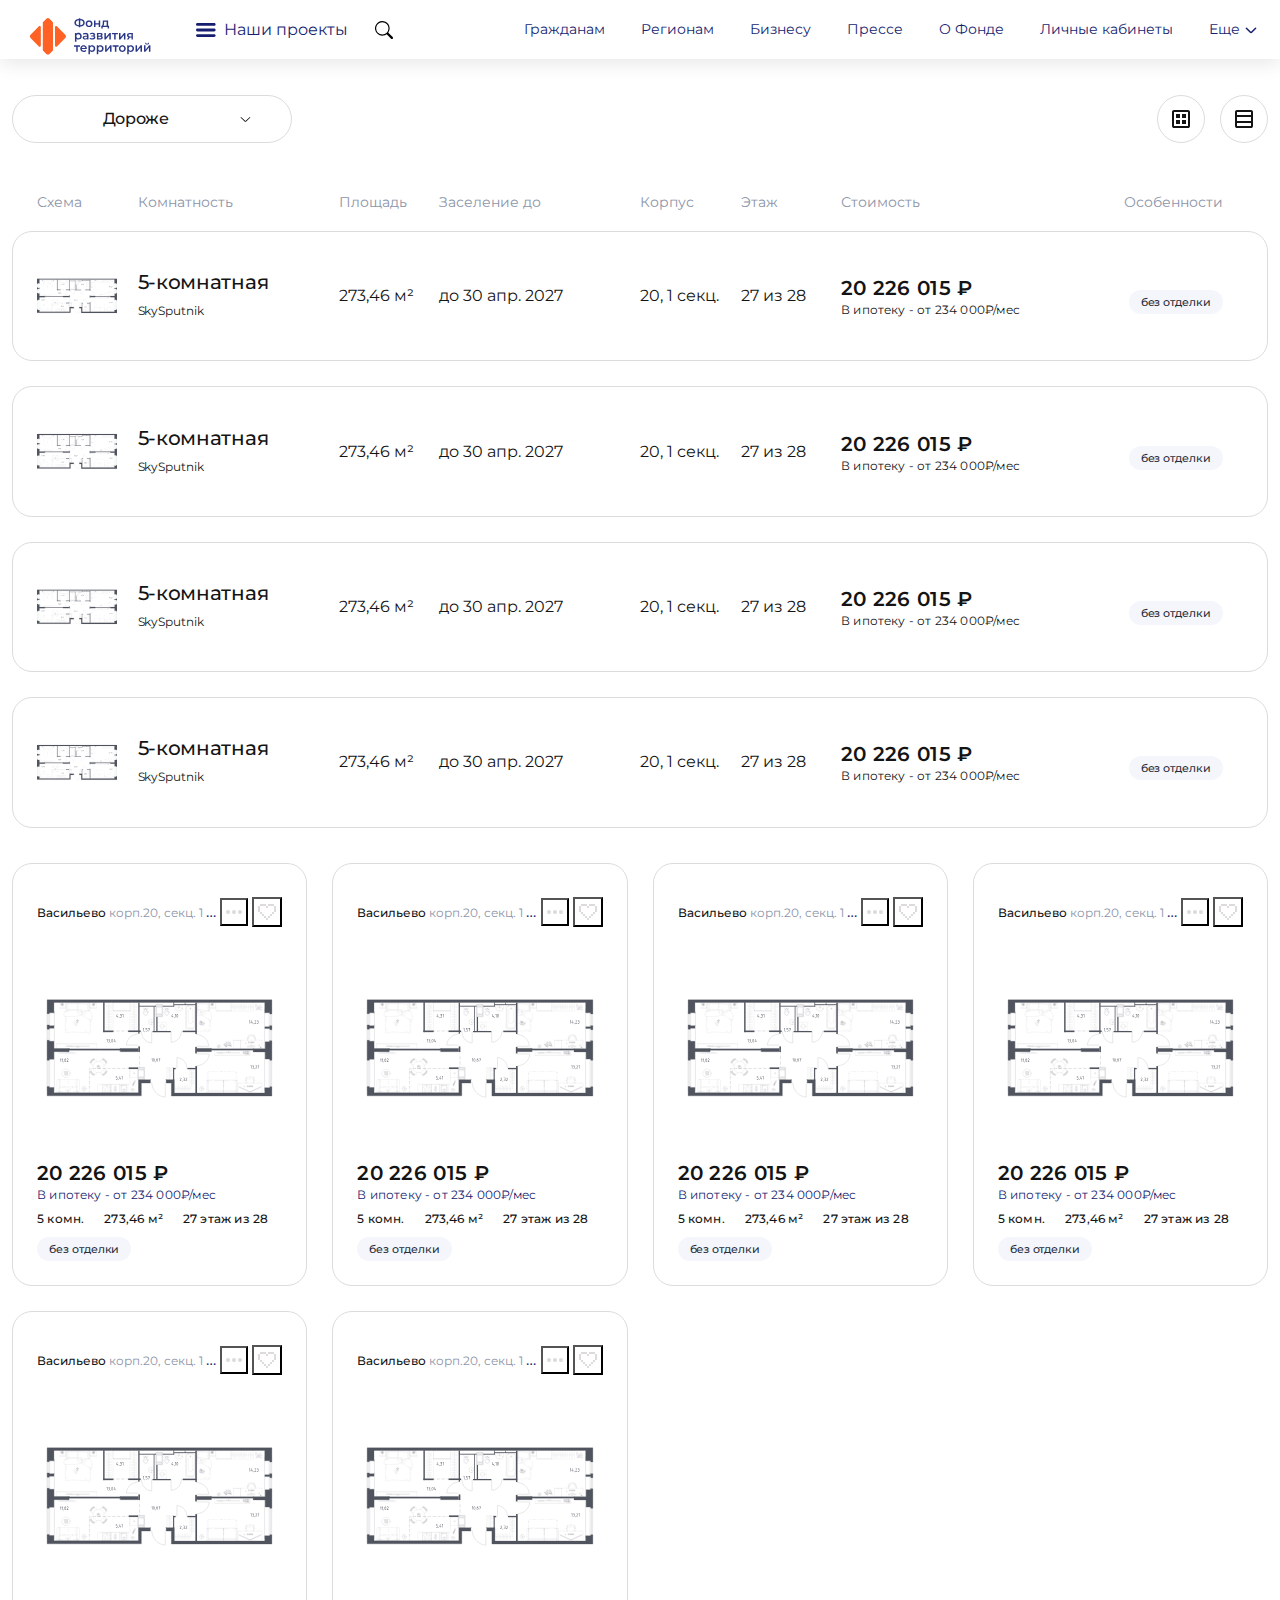
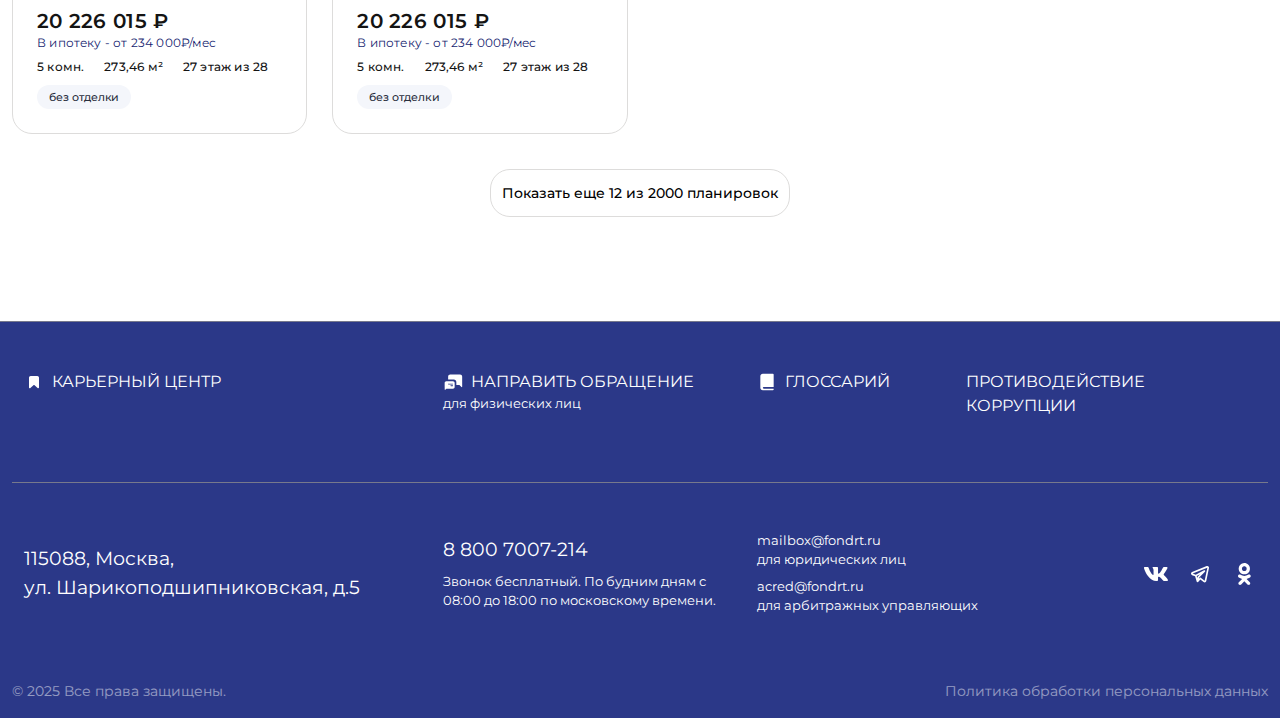
<file: buy_placement/card-list.html>
<!DOCTYPE html>
<html lang="en">
<head>
  <meta charset="UTF-8">
  <meta name="viewport" content="width=device-width, initial-scale=1">
  <link rel="stylesheet" href="../css/style.css">
  <link rel="stylesheet" href="../filter/css/filter.css">
  <link rel="stylesheet" href="css/card-list.css">

  <meta name="description" content="">

  <meta property="og:title" content="">
  <meta property="og:type" content="">
  <meta property="og:url" content="">
  <meta property="og:image" content="">
  <meta property="og:image:alt" content="">

  <link rel="icon" href="/favicon.ico" sizes="any">
  <link rel="icon" href="/icon.svg" type="image/svg+xml">
  <link rel="apple-touch-icon" href="../icon.png">
  <link rel="preconnect" href="https://fonts.googleapis.com">
  <link rel="preconnect" href="https://fonts.gstatic.com" crossorigin>
  <link
    href="https://fonts.googleapis.com/css2?family=Fuggles&family=Inter:wght@100;400;800&family=Montserrat:ital,wght@0,100..900;1,100..900&family=Open+Sans:wght@500&family=Quicksand:wght@600&display=swap"
    rel="stylesheet">
  <title>Купить помещение</title>
</head>
<body>
<header class="header">
  <div class="header-wrapper">
    <div class="header-top">
      <div class="navbar">
        <a class="navbar-brand" href="https://xn--p1aee.xn--p1ai/">
          <img class="logo-img" src="../img/FRT_logo.svg" alt="Логотип шапки">
        </a>
        <div class="header-item header-wrap">
          <a href="https://xn--p1aee.xn--p1ai/napravleniya/" class="catalog-link">
            <div class="header-btn-catalog">

              <svg width="20" height="14" viewBox="0 0 20 14" fill="none" xmlns="http://www.w3.org/2000/svg">
                <path
                  d="M0 1.4C0 0.626801 0.626801 0 1.4 0H18.2C18.9732 0 19.6 0.626801 19.6 1.4C19.6 2.1732 18.9732 2.8 18.2 2.8H1.4C0.626802 2.8 0 2.1732 0 1.4Z"
                  fill="currentColor"></path>
                <path
                  d="M0 7C0 6.2268 0.626801 5.6 1.4 5.6H18.2C18.9732 5.6 19.6 6.2268 19.6 7C19.6 7.7732 18.9732 8.4 18.2 8.4H1.4C0.626802 8.4 0 7.7732 0 7Z"
                  fill="currentColor"></path>
                <path
                  d="M1.4 11.2C0.626801 11.2 0 11.8268 0 12.6C0 13.3732 0.626802 14 1.4 14H18.2C18.9732 14 19.6 13.3732 19.6 12.6C19.6 11.8268 18.9732 11.2 18.2 11.2H1.4Z"
                  fill="currentColor"></path>
              </svg>
              Наши проекты
            </div>
          </a>
          <div class="header-item">
            <div class="title-search-overlay">
              <div id="title-search" class="title-search-wrap">
                <div class="search-form-wrap ">
                  <form action="/search/" class="search-form">
                    <input id="title-search-input" class="form-control" type="text" name="q" placeholder="Поиск..."
                           autocomplete="off">
                    <label class="search-label">
                      <img src="../img/search.svg" alt="Картинка поиска">
                      <input class="search-submit" name="s" type="submit" value="">
                    </label>
                  </form>
                  <div class="search-button search-button-close">
                    <svg xmlns="http://www.w3.org/2000/svg" width="32" height="48" fill="currentColor"
                         class="search-button-close-icon" viewBox="0 0 16 16">
                      <path d="M8 15A7 7 0 1 1 8 1a7 7 0 0 1 0 14zm0 1A8 8 0 1 0 8 0a8 8 0 0 0 0 16z"/>
                      <path
                        d="M4.646 4.646a.5.5 0 0 1 .708 0L8 7.293l2.646-2.647a.5.5 0 0 1 .708.708L8.707 8l2.647 2.646a.5.5 0 0 1-.708.708L8 8.707l-2.646 2.647a.5.5 0 0 1-.708-.708L7.293 8 4.646 5.354a.5.5 0 0 1 0-.708z"/>
                    </svg>
                  </div>
                </div>
              </div>
            </div>
            <div class="search-button-wrap">
              <div class="search-button search-button-open">
                <img src="../img/search.svg" alt="Картинка поиска">
              </div>
            </div>
          </div>
          <div class="hamburger" data-drawer-trigger aria-controls="drawer-name" aria-expanded="false">
            <div class="header-icon">
              <svg width="12" height="12" viewBox="0 0 12 12" fill="none" xmlns="http://www.w3.org/2000/svg">
                <circle cx="1" cy="1" r="1" fill="currentColor"></circle>
                <circle cx="1" cy="11" r="1" fill="currentColor"></circle>
                <circle cx="11" cy="1" r="1" fill="currentColor"></circle>
                <circle cx="11" cy="11" r="1" fill="currentColor"></circle>
                <circle cx="6" cy="6" r="1" fill="currentColor"></circle>
              </svg>
            </div>
          </div>
        </div>
        <div class="header-item nav-container">
          <ul class="nav-list">
            <li class="nav-item">
              <a href="javascript:void(0);" class="nav-link" data-drawer-trigger aria-controls="grazhdanam_menu"
                 aria-expanded="false">Гражданам</a>
            </li>
            <li class="nav-item">
              <a href="javascript:void(0);" class="nav-link" data-drawer-trigger aria-controls="regionam_menu"
                 aria-expanded="false">Регионам</a>
            </li>
            <li class="nav-item">
              <a href="javascript:void(0);" class="nav-link" data-drawer-trigger aria-controls="biznes_menu"
                 aria-expanded="false">Бизнесу</a>
            </li>
            <li class="nav-item">
              <a href="javascript:void(0);" class="nav-link" data-drawer-trigger aria-controls="press_menu"
                 aria-expanded="false">Прессе</a>
            </li>
            <li class="nav-item">
              <a href="javascript:void(0);" class="nav-link" data-drawer-trigger aria-controls="fond_menu"
                 aria-expanded="false">О Фонде</a>
            </li>
            <li class="nav-item">
              <a href="javascript:void(0);" class="nav-link" data-drawer-trigger aria-controls="lk_menu"
                 aria-expanded="false">Личные кабинеты</a>
            </li>
            <li class="nav-item nav-item-land">
              <a href="/buy" class="nav-link">Купить недвижимость</a>
            </li>
            <li class="nav-item-more">
              <div class="nav-item-more-button">
                <span class="nav-link">Еще
                  <svg width="14" height="14" viewBox="0 0 14 14" fill="none" xmlns="http://www.w3.org/2000/svg">
                    <path d="M11.62 5.22083L7.81667 9.02417C7.3675 9.47333 6.6325 9.47333 6.18334 9.02417L2.38 5.22083"
                          stroke="currentColor" stroke-width="1.5" stroke-miterlimit="10" stroke-linecap="round"
                          stroke-linejoin="round">
                    </path>
                  </svg>
                </span>
              </div>
              <ul class="more-nav">
                <li class="nav-item">
                  <a href="" class="nav-link" data-drawer-trigger aria-controls="fond_menu" aria-expanded="false">О
                    Фонде</a>
                </li>
                <li class="nav-item">
                  <a href="" class="nav-link" data-drawer-trigger aria-controls="lk_menu" aria-expanded="false">Личные
                    кабинеты</a>
                </li>
                <li class="nav-item nav-item-land">
                  <a href="/buy" class="nav-link">Купить недвижимость</a>
                </li>
              </ul>
            </li>
          </ul>
        </div>
      </div>
    </div>
  </div>
</header>
<main class="container">
  <section class="drawer" id="drawer-name" data-drawer-target="">
    <div class="drawer__overlay" data-drawer-close="" tabindex="-1"></div>
    <div class="drawer__wrapper">
      <div class="drawer__header">
        <button class="drawer__close" data-drawer-close="" aria-label="Close Drawer">
          <svg xmlns="http://www.w3.org/2000/svg" fill="white" class="bi bi-x" viewBox="0 0 16 16" width="30"
               height="30">
            <path
              d="M4.646 4.646a.5.5 0 0 1 .708 0L8 7.293l2.646-2.647a.5.5 0 0 1 .708.708L8.707 8l2.647 2.646a.5.5 0 0 1-.708.708L8 8.707l-2.646 2.647a.5.5 0 0 1-.708-.708L7.293 8 4.646 5.354a.5.5 0 0 1 0-.708z"></path>
          </svg>
        </button>
      </div>
      <div class="drawer__content">
        <ul id="more-nav-1">
          <li class="nav-item">
            <a href="javascript:void(0);" class="nav-link root-item" data-drawer-trigger=""
               aria-controls="grazhdanam_menu" aria-expanded="false">
              Гражданам </a>
          </li>
          <li class="nav-item">
            <a href="javascript:void(0);" class="nav-link root-item" data-drawer-trigger=""
               aria-controls="regionam_menu" aria-expanded="false">
              Регионам </a>
          </li>
          <li class="nav-item">
            <a href="javascript:void(0);" class="nav-link root-item" data-drawer-trigger="" aria-controls="biznes_menu"
               aria-expanded="false">
              Бизнесу </a>
          </li>
          <li class="nav-item">
            <a href="javascript:void(0);" class="nav-link root-item" data-drawer-trigger="" aria-controls="press_menu"
               aria-expanded="false">
              Прессе </a>
          </li>
          <li class="nav-item">
            <a href="javascript:void(0);" class="nav-link root-item" data-drawer-trigger="" aria-controls="fond_menu"
               aria-expanded="false">
              О Фонде </a>
          </li>
          <li class="nav-item">
            <a href="javascript:void(0);" class="nav-link root-item" data-drawer-trigger="" aria-controls="lk_menu"
               aria-expanded="true">
              Личные кабинеты </a>
          </li>
          <li class="nav-item nav-item-land">
            <!-- <images src="/local/templates/main_catalog/images/Дом.png" alt=""> -->
            <a href="/buy" class="nav-link root-item">
              Купить недвижимость
            </a>
          </li>
        </ul>
        <div class="drawer__content-bottom">
          <div class="drawer__content-bottom-row">
            <div class="header_item">
              <a href="https://xn--p1aee.xn--p1ai/napravleniya/" class="catalog-link">
                <div class="header-btn-catalog">
                  <svg width="20" height="14" viewBox="0 0 20 14" fill="none" xmlns="http://www.w3.org/2000/svg">
                    <path
                      d="M0 1.4C0 0.626801 0.626801 0 1.4 0H18.2C18.9732 0 19.6 0.626801 19.6 1.4C19.6 2.1732 18.9732 2.8 18.2 2.8H1.4C0.626802 2.8 0 2.1732 0 1.4Z"
                      fill="currentColor"></path>
                    <path
                      d="M0 7C0 6.2268 0.626801 5.6 1.4 5.6H18.2C18.9732 5.6 19.6 6.2268 19.6 7C19.6 7.7732 18.9732 8.4 18.2 8.4H1.4C0.626802 8.4 0 7.7732 0 7Z"
                      fill="currentColor"></path>
                    <path
                      d="M1.4 11.2C0.626801 11.2 0 11.8268 0 12.6C0 13.3732 0.626802 14 1.4 14H18.2C18.9732 14 19.6 13.3732 19.6 12.6C19.6 11.8268 18.9732 11.2 18.2 11.2H1.4Z"
                      fill="currentColor"></path>
                  </svg>
                  Наши проекты
                </div>
              </a>
            </div>
          </div>
        </div>
      </div>
    </div>
  </section>
  <section class="drawer drawer_submenu" id="grazhdanam_menu" data-drawer-target="">
    <div class="drawer__overlay" data-drawer-close="" tabindex="-1"></div>
    <div class="drawer__wrapper">
      <div class="drawer__header">
        <p class="drawer__header_title container"><span>Гражданам<span></span></span></p>
        <button class="drawer__close" data-drawer-close="" aria-label="Close Drawer">
          <svg xmlns="http://www.w3.org/2000/svg" fill="white" class="bi bi-x" viewBox="0 0 16 16" width="30"
               height="30">
            <path
              d="M4.646 4.646a.5.5 0 0 1 .708 0L8 7.293l2.646-2.647a.5.5 0 0 1 .708.708L8.707 8l2.647 2.646a.5.5 0 0 1-.708.708L8 8.707l-2.646 2.647a.5.5 0 0 1-.708-.708L7.293 8 4.646 5.354a.5.5 0 0 1 0-.708z"></path>
          </svg>
        </button>
      </div>
      <div class="drawer__content">
        <div class="container">
          <div class="row">
            <div class="header_submenu_wrap is_parent">
              <div class="header_submenu_title submenu_control">
                Переселение из аварийного жилья
                <svg width="14" height="14" viewBox="0 0 14 14" fill="none" xmlns="http://www.w3.org/2000/svg">
                  <path d="M11.62 5.22083L7.81667 9.02417C7.3675 9.47333 6.6325 9.47333 6.18334 9.02417L2.38 5.22083"
                        stroke="currentColor" stroke-width="1.5" stroke-miterlimit="10" stroke-linecap="round"
                        stroke-linejoin="round"></path>
                </svg>
              </div>
              <ul class="header_submenu header_submenu_list">
                <li>
                  <a href="/napravleniya/pereselenie/">
                    О переселении </a>
                </li>
                <li>
                  <a href="/napravleniya/reestr-obrashcheniy/">
                    Реестр обращений </a>
                </li>
              </ul>
            </div>

            <div class="header_submenu_wrap is_parent">
              <div class="header_submenu_title submenu_control">
                Капитальный ремонт многоквартирных домов
                <svg width="14" height="14" viewBox="0 0 14 14" fill="none" xmlns="http://www.w3.org/2000/svg">
                  <path d="M11.62 5.22083L7.81667 9.02417C7.3675 9.47333 6.6325 9.47333 6.18334 9.02417L2.38 5.22083"
                        stroke="currentColor" stroke-width="1.5" stroke-miterlimit="10" stroke-linecap="round"
                        stroke-linejoin="round"></path>
                </svg>
              </div>
              <ul class="header_submenu header_submenu_list">
                <li>
                  <a href="/napravleniya/kapitalnyy-remont/">
                    О капитальном ремонте </a>
                </li>
                <li>
                  <a href="https://xn--80aq1a.xn--p1aee.xn--p1ai/overhaul" target="_blank">
                    Мониторинг реализации региональных программ капремонта </a>
                </li>
                <li>
                  <a href="/napravleniya/zamena-liftovogo-oborudovaniya/">
                    Замена лифтового оборудования </a>
                </li>
                <li>
                  <a href="/napravleniya/energoeffektivnyy-kapremont/">
                    Энергоэффективный капремонт </a>
                </li>
                <li>
                  <a href="/napravleniya/limity/">
                    Лимиты </a>
                </li>
                <li>
                  <a href="/napravleniya/pomoshchnik-ekr/">
                    Помощник ЭКР </a>
                </li>
              </ul>
            </div>

            <div class="header_submenu_wrap is_parent">
              <div class="header_submenu_title submenu_control">
                Восстановление прав дольщиков
                <svg width="14" height="14" viewBox="0 0 14 14" fill="none" xmlns="http://www.w3.org/2000/svg">
                  <path d="M11.62 5.22083L7.81667 9.02417C7.3675 9.47333 6.6325 9.47333 6.18334 9.02417L2.38 5.22083"
                        stroke="currentColor" stroke-width="1.5" stroke-miterlimit="10" stroke-linecap="round"
                        stroke-linejoin="round"></path>
                </svg>
              </div>
              <ul class="header_submenu header_submenu_list">
                <li>
                  <a href="/napravleniya/vosstanovlenie-prav/">
                    О восстановлении прав дольщиков </a>
                </li>
                <li>
                  <a href="https://xn--p1aee.xn--p1ai/compensation/rtus/" target="_blank">
                    Проверить включение требований в реестр Фонда </a>
                </li>
                <li>
                  <a href="/napravleniya/chlenam-zhilishchno-stroitelnogo-kooperativa/">
                    Членам ЖСК </a>
                </li>
                <li>
                  <a href="https://xn--p1aee.xn--p1ai/lk/" target="_blank">
                    Личный кабинет дольщика </a>
                </li>
                <li>
                  <a href="https://xn--p1aee.xn--p1ai/projects/" target="_blank">
                    Проекты Фонда </a>
                </li>
                <li>
                  <a href="https://214.xn--p1aee.xn--p1ai/lk/profile-user" target="_blank">
                    Получить выплату </a>
                </li>
              </ul>
            </div>

            <div class="header_submenu_wrap ">
              <ul class="header_submenu">
                <li class="header_submenu_title">
                  <a href="/vopros-otvet/">
                    Вопрос-ответ </a>
                </li>
              </ul>
            </div>

            <div class="header_submenu_wrap ">
              <ul class="header_submenu">
                <li class="header_submenu_title">
                  <a href="/#">
                    Купить недвижимость </a>
                </li>
                <li class="header_submenu_title">
                  <a href="https://xn--p1aee.xn--p1ai/buy/" target="_blank">
                    Выбрать ЖК </a>
                </li>
                <li class="header_submenu_title">
                  <a href="https://xn--p1aee.xn--p1ai/buy/" target="_blank">
                    Квартиру в новостройке </a>
                </li>
                <li class="header_submenu_title">
                  <a href="https://xn--p1aee.xn--p1ai/grazhdanam/kalkulyator_rascheta-doley-mezhdu-pokupatelyami/"
                     target="_blank">
                    Калькулятор определения долевой собственности </a>
                </li>
              </ul>
            </div>

            <div class="header_priemnaya_row">
              <a class="ask_form_text_page" href="/ask_form/pre_page.php">Направить обращение</a>
            </div>
          </div>

        </div>
      </div>
    </div>
  </section>
  <section class="real-estate">
    <div class="real-estate-container">
      <div class="real-estate-header">
        <div class="select big-filter-select" name="big_filter_select">
          <div class="select__header">
            <span class="select__current">Дороже</span>
            <div class="select__icon">
              <svg viewBox="0 0 16 16" fill="none"><path fill-rule="evenodd" clip-rule="evenodd" d="M2.13003 5.16367C2.31578 4.95934 2.63201 4.94428 2.83633 5.13003L8
               9.99997L13.1637 5.13003C13.368 4.94428 13.6842 4.95934 13.87 5.16367C14.0557 5.368 14.0407 5.68422 13.8363 5.86997L8.67267
               10.7399C8.29125 11.0867 7.70875 11.0867 7.32733 10.7399L2.16366 5.86997C1.95933 5.68422 1.94427 5.368 2.13003 5.16367Z"
                                                         fill="#141414"></path></svg>
            </div>
          </div>
          <div class="select__body">
            <div class="select__item-list">
              <div class="select__item">Дороже</div>
              <div class="select__item">Дешевле</div>
              <div class="select__item">С большей площадью</div>
              <div class="select__item">С меньшей площадью</div>
            </div>

          </div>
        </div>
        <ul class="real-estate-header-buttons-list">
          <li>
            <button class="real-estate-header-buttons-list-element">
              <img src="../img/button-icon-row.svg" alt="Иконка кнопки для отображения карточек в строку">
            </button>
          </li>
          <li>
            <button class="real-estate-header-buttons-list-element">
              <img src="../img/button-icon-column.svg" alt="Иконка кнопки для отображения карточек в колонку">
            </button>
          </li>
        </ul>
      </div>
      <ul class="real-estate-cards-list-column-table">
        <li class="real-estate-cards-list-column-table-element">Схема</li>
        <li class="real-estate-cards-list-column-table-element">Комнатность</li>
        <li class="real-estate-cards-list-column-table-element">Площадь</li>
        <li class="real-estate-cards-list-column-table-element">Заселение до</li>
        <li class="real-estate-cards-list-column-table-element">Корпус</li>
        <li class="real-estate-cards-list-column-table-element">Этаж</li>
        <li class="real-estate-cards-list-column-table-element">Стоимость</li>
        <li class="real-estate-cards-list-column-table-element">Особенности</li>
      </ul>
      <ul class="real-estate-cards-list-column">
        <a href="#">
          <li class="real-estate-cards-list-item-column">
            <div class="real-estate-cards-list-item-slider real-estate-cards-list-item-column-el">
              <img src="../img/appart.svg" alt="Картинка схемы квартиры" class="real-estate-cards-list-item-slider-img">
            </div>
            <div class="real-estate-cards-list-item-column-roominess real-estate-cards-list-item-column-el">
              <p class="real-estate-cards-list-item-info-specification-item">5-комнатная</p>
              <span class="real-estate-cards-list-item-header-address">SkySputnik</span>
            </div>
            <p class="real-estate-cards-list-item-info-specification-item real-estate-cards-list-item-column-el">273,46 м²</p>
            <p class="real-estate-cards-list-item-header-address-wrapper-hidden-text real-estate-cards-list-item-column-el">до 30 апр. 2027</p>
            <p class="real-estate-cards-list-item-header-address-additional real-estate-cards-list-item-column-el">20, 1 секц.</p>
            <p class="real-estate-cards-list-item-info-specification-item real-estate-cards-list-item-column-el">27 из 28</p>
            <div class="real-estate-cards-list-item-info-container real-estate-cards-list-item-column-el">
              <p class="real-estate-cards-list-item-info-price">20 226 015 ₽</p>
              <p class="real-estate-cards-list-item-info-mortgage">В ипотеку - от <span class="real-estate-cards-list-item-info-mortgage-per-month-price">234 000</span>₽/мес</p>
            </div>
            <ul class="real-estate-cards-list-item-tag-list real-estate-cards-list-item-column-el">
              <li class="real-estate-cards-list-item-tag-list-item">
                без отделки
              </li>
            </ul>
          </li>
        </a>
        <a href="#">
          <li class="real-estate-cards-list-item-column">
            <div class="real-estate-cards-list-item-slider real-estate-cards-list-item-column-el">
              <img src="../img/appart.svg" alt="Картинка схемы квартиры" class="real-estate-cards-list-item-slider-img">
            </div>
            <div class="real-estate-cards-list-item-column-roominess real-estate-cards-list-item-column-el">
              <p class="real-estate-cards-list-item-info-specification-item">5-комнатная</p>
              <span class="real-estate-cards-list-item-header-address">SkySputnik</span>
            </div>
            <p class="real-estate-cards-list-item-info-specification-item real-estate-cards-list-item-column-el">273,46 м²</p>
            <p class="real-estate-cards-list-item-header-address-wrapper-hidden-text real-estate-cards-list-item-column-el">до 30 апр. 2027</p>
            <p class="real-estate-cards-list-item-header-address-additional real-estate-cards-list-item-column-el">20, 1 секц.</p>
            <p class="real-estate-cards-list-item-info-specification-item real-estate-cards-list-item-column-el">27 из 28</p>
            <div class="real-estate-cards-list-item-info-container real-estate-cards-list-item-column-el">
              <p class="real-estate-cards-list-item-info-price">20 226 015 ₽</p>
              <p class="real-estate-cards-list-item-info-mortgage">В ипотеку - от <span class="real-estate-cards-list-item-info-mortgage-per-month-price">234 000</span>₽/мес</p>
            </div>
            <ul class="real-estate-cards-list-item-tag-list real-estate-cards-list-item-column-el">
              <li class="real-estate-cards-list-item-tag-list-item">
                без отделки
              </li>
            </ul>
          </li>
        </a>
        <a href="#">
          <li class="real-estate-cards-list-item-column">
            <div class="real-estate-cards-list-item-slider real-estate-cards-list-item-column-el">
              <img src="../img/appart.svg" alt="Картинка схемы квартиры" class="real-estate-cards-list-item-slider-img">
            </div>
            <div class="real-estate-cards-list-item-column-roominess real-estate-cards-list-item-column-el">
              <p class="real-estate-cards-list-item-info-specification-item">5-комнатная</p>
              <span class="real-estate-cards-list-item-header-address">SkySputnik</span>
            </div>
            <p class="real-estate-cards-list-item-info-specification-item real-estate-cards-list-item-column-el">273,46 м²</p>
            <p class="real-estate-cards-list-item-header-address-wrapper-hidden-text real-estate-cards-list-item-column-el">до 30 апр. 2027</p>
            <p class="real-estate-cards-list-item-header-address-additional real-estate-cards-list-item-column-el">20, 1 секц.</p>
            <p class="real-estate-cards-list-item-info-specification-item real-estate-cards-list-item-column-el">27 из 28</p>
            <div class="real-estate-cards-list-item-info-container real-estate-cards-list-item-column-el">
              <p class="real-estate-cards-list-item-info-price">20 226 015 ₽</p>
              <p class="real-estate-cards-list-item-info-mortgage">В ипотеку - от <span class="real-estate-cards-list-item-info-mortgage-per-month-price">234 000</span>₽/мес</p>
            </div>
            <ul class="real-estate-cards-list-item-tag-list real-estate-cards-list-item-column-el">
              <li class="real-estate-cards-list-item-tag-list-item">
                без отделки
              </li>
            </ul>
          </li>
        </a>
        <a href="#">
          <li class="real-estate-cards-list-item-column">
            <div class="real-estate-cards-list-item-slider real-estate-cards-list-item-column-el">
              <img src="../img/appart.svg" alt="Картинка схемы квартиры" class="real-estate-cards-list-item-slider-img">
            </div>
            <div class="real-estate-cards-list-item-column-roominess real-estate-cards-list-item-column-el">
              <p class="real-estate-cards-list-item-info-specification-item">5-комнатная</p>
              <span class="real-estate-cards-list-item-header-address">SkySputnik</span>
            </div>
            <p class="real-estate-cards-list-item-info-specification-item real-estate-cards-list-item-column-el">273,46 м²</p>
            <p class="real-estate-cards-list-item-header-address-wrapper-hidden-text real-estate-cards-list-item-column-el">до 30 апр. 2027</p>
            <p class="real-estate-cards-list-item-header-address-additional real-estate-cards-list-item-column-el">20, 1 секц.</p>
            <p class="real-estate-cards-list-item-info-specification-item real-estate-cards-list-item-column-el">27 из 28</p>
            <div class="real-estate-cards-list-item-info-container real-estate-cards-list-item-column-el">
              <p class="real-estate-cards-list-item-info-price">20 226 015 ₽</p>
              <p class="real-estate-cards-list-item-info-mortgage">В ипотеку - от <span class="real-estate-cards-list-item-info-mortgage-per-month-price">234 000</span>₽/мес</p>
            </div>
            <ul class="real-estate-cards-list-item-tag-list real-estate-cards-list-item-column-el">
              <li class="real-estate-cards-list-item-tag-list-item">
                без отделки
              </li>
            </ul>
          </li>
        </a>
      </ul>

      <ul class="real-estate-cards-list-row">
        <a href="#">
          <li class="real-estate-cards-list-item-row">
            <div class="real-estate-cards-list-item-header">
              <div class="real-estate-cards-list-item-header-address-wrapper">
                <div class="real-estate-cards-list-item-header-address-wrapper-visible">
                  <span class="real-estate-cards-list-item-header-address">
                Васильево
                  </span>
                  <span class="real-estate-cards-list-item-header-address-additional">
                  корп.20, секц. 1 dafdafdfsafffeaefeefwfefawstye45syAjdigajldgash
                </span>
                </div>
                <div class="real-estate-cards-list-item-header-address-wrapper-hidden">
                  <p class="real-estate-cards-list-item-header-address-wrapper-hidden-text">Дата сдачи до 30 апр. 2027</p>
                </div>
              </div>
              <div class="real-estate-cards-list-item-header-controls">
                <button class="real-estate-cards-list-item-header-controls-button-more real-estate-cards-list-item-header-button">
                  <img src="../img/real-estate-cards-list-item-header-controls-button-more-icon.svg" alt="Иконка кнопки больше">
                </button>
                <button class="real-estate-cards-list-item-header-controls-button-like real-estate-cards-list-item-header-button">
                  <svg class="like-icon" width="26" height="26" viewBox="0 0 39 36" fill="none"
                       xmlns="http://www.w3.org/2000/svg">
                    <g class="heart">
                      <path class="contour" d="M12 6H9V9H12V6ZM15 6H12V9H15V6ZM9 9H6V12H9V9ZM9 12H6V15H9V12ZM9 15H6V18H9V15ZM18
                          6H15V9H18V6ZM12 18H9V21H12V18ZM15 21H12V24H15V21ZM18 24H15V27H18V24ZM27 6H30V9H27V6ZM24
                          6H27V9H24V6ZM30 9H33V12H30V9ZM30 12H33V15H30V12ZM30 15H33V18H30V15ZM21 6H24V9H21V6ZM27
                          18H30V21H27V18ZM24 21H27V24H24V21ZM21 24H24V27H21V24ZM21 27H18V30H21V27ZM21 9H18V12H21V9Z"
                            fill="rgb(221, 220, 219)"/>

                      <path class="main-body" d="M12 9H9V12H12V9ZM15 12H12V15H15V12ZM18 9H15V12H18V9ZM12 15H9V18H12V15ZM15
                          15H12V18H15V15ZM15 18H12V21H15V18ZM18 12H15V15H18V12ZM18 21H15V24H18V21ZM18 18H15V21H18V18ZM27
                           9H30V12H27V9ZM24 9H27V12H24V9ZM27 12H30V15H27V12ZM24 12H27V15H24V12ZM21 9H24V12H21V9ZM27
                           15H30V18H27V15ZM24 15H27V18H24V15ZM24 18H27V21H24V18ZM21 12H24V15H21V12ZM21 21H24V24H21V21ZM21
                            18H24V21H21V18ZM21 21H18V24H21V21ZM21 24H18V27H21V24Z" fill="none"/>

                      <path class="core"
                            d="M18 15H15V18H18V15ZM21 15H24V18H21V15ZM21 15H18V18H21V15ZM21 12H18V15H21V12ZM21 18H18V21H21V18Z"
                            fill="none"/>
                    </g>
                    <path class="sparks" d="M36 13H39V16H36V13ZM27 27H30V30H27V27ZM18 33H21V36H18V33ZM9 27H12V30H9V27ZM24 0H27V3H24V0ZM33
                           3H36V6H33V3ZM3 3H6V6H3V3ZM12 0H15V3H12V0ZM0 13H3V16H0V13Z" fill="var(--fill-color)"/>

                  </svg>
                </button>
              </div>
            </div>
            <div class="real-estate-cards-list-item-slider">
              <img src="../img/appart.svg" alt="Картинка схемы квартиры" class="real-estate-cards-list-item-slider-img">
            </div>
            <div class="real-estate-cards-list-item-info">
              <div class="real-estate-cards-list-item-info-container">
                <p class="real-estate-cards-list-item-info-price">20 226 015 ₽</p>
                <p class="real-estate-cards-list-item-info-mortgage">В ипотеку - от <span class="real-estate-cards-list-item-info-mortgage-per-month-price">234 000</span>₽/мес</p>
              </div>
              <ul class="real-estate-cards-list-item-info-specification">
                <li class="real-estate-cards-list-item-info-specification-item">
                  5 комн.
                </li>
                <li class="real-estate-cards-list-item-info-specification-item">
                  273,46 м²
                </li>
                <li class="real-estate-cards-list-item-info-specification-item">
                  27 этаж из 28
                </li>
              </ul>
            </div>
            <ul class="real-estate-cards-list-item-tag-list">
              <li class="real-estate-cards-list-item-tag-list-item">
                без отделки
              </li>
            </ul>
          </li>
        </a>
        <a href="#">
          <li class="real-estate-cards-list-item-row">
            <div class="real-estate-cards-list-item-header">
              <div class="real-estate-cards-list-item-header-address-wrapper">
                <div class="real-estate-cards-list-item-header-address-wrapper-visible">
                  <span class="real-estate-cards-list-item-header-address">
                Васильево
                  </span>
                  <span class="real-estate-cards-list-item-header-address-additional">
                  корп.20, секц. 1 dafdafdfsafffeaefeefwfefawstye45syAjdigajldgash
                </span>
                </div>
                <div class="real-estate-cards-list-item-header-address-wrapper-hidden">
                  <p class="real-estate-cards-list-item-header-address-wrapper-hidden-text">Дата сдачи до 30 апр. 2027</p>
                </div>
              </div>
              <div class="real-estate-cards-list-item-header-controls">
                <button class="real-estate-cards-list-item-header-controls-button-more real-estate-cards-list-item-header-button">
                  <img src="../img/real-estate-cards-list-item-header-controls-button-more-icon.svg" alt="Иконка кнопки больше">
                </button>
                <button class="real-estate-cards-list-item-header-controls-button-like real-estate-cards-list-item-header-button">
                  <svg class="like-icon" width="26" height="26" viewBox="0 0 39 36" fill="none"
                       xmlns="http://www.w3.org/2000/svg">
                    <g class="heart">
                      <path class="contour" d="M12 6H9V9H12V6ZM15 6H12V9H15V6ZM9 9H6V12H9V9ZM9 12H6V15H9V12ZM9 15H6V18H9V15ZM18
                          6H15V9H18V6ZM12 18H9V21H12V18ZM15 21H12V24H15V21ZM18 24H15V27H18V24ZM27 6H30V9H27V6ZM24
                          6H27V9H24V6ZM30 9H33V12H30V9ZM30 12H33V15H30V12ZM30 15H33V18H30V15ZM21 6H24V9H21V6ZM27
                          18H30V21H27V18ZM24 21H27V24H24V21ZM21 24H24V27H21V24ZM21 27H18V30H21V27ZM21 9H18V12H21V9Z"
                            fill="rgb(221, 220, 219)"/>

                      <path class="main-body" d="M12 9H9V12H12V9ZM15 12H12V15H15V12ZM18 9H15V12H18V9ZM12 15H9V18H12V15ZM15
                          15H12V18H15V15ZM15 18H12V21H15V18ZM18 12H15V15H18V12ZM18 21H15V24H18V21ZM18 18H15V21H18V18ZM27
                           9H30V12H27V9ZM24 9H27V12H24V9ZM27 12H30V15H27V12ZM24 12H27V15H24V12ZM21 9H24V12H21V9ZM27
                           15H30V18H27V15ZM24 15H27V18H24V15ZM24 18H27V21H24V18ZM21 12H24V15H21V12ZM21 21H24V24H21V21ZM21
                            18H24V21H21V18ZM21 21H18V24H21V21ZM21 24H18V27H21V24Z" fill="none"/>

                      <path class="core"
                            d="M18 15H15V18H18V15ZM21 15H24V18H21V15ZM21 15H18V18H21V15ZM21 12H18V15H21V12ZM21 18H18V21H21V18Z"
                            fill="none"/>
                    </g>
                    <path class="sparks" d="M36 13H39V16H36V13ZM27 27H30V30H27V27ZM18 33H21V36H18V33ZM9 27H12V30H9V27ZM24 0H27V3H24V0ZM33
                           3H36V6H33V3ZM3 3H6V6H3V3ZM12 0H15V3H12V0ZM0 13H3V16H0V13Z" fill="var(--fill-color)"/>

                  </svg>
                </button>
              </div>
            </div>
            <div class="real-estate-cards-list-item-slider">
              <img src="../img/appart.svg" alt="Картинка схемы квартиры" class="real-estate-cards-list-item-slider-img">
            </div>
            <div class="real-estate-cards-list-item-info">
              <div class="real-estate-cards-list-item-info-container">
                <p class="real-estate-cards-list-item-info-price">20 226 015 ₽</p>
                <p class="real-estate-cards-list-item-info-mortgage">В ипотеку - от <span class="real-estate-cards-list-item-info-mortgage-per-month-price">234 000</span>₽/мес</p>
              </div>
              <ul class="real-estate-cards-list-item-info-specification">
                <li class="real-estate-cards-list-item-info-specification-item">
                  5 комн.
                </li>
                <li class="real-estate-cards-list-item-info-specification-item">
                  273,46 м²
                </li>
                <li class="real-estate-cards-list-item-info-specification-item">
                  27 этаж из 28
                </li>
              </ul>
            </div>
            <ul class="real-estate-cards-list-item-tag-list">
              <li class="real-estate-cards-list-item-tag-list-item">
                без отделки
              </li>
            </ul>
          </li>
        </a>
        <a href="#">
          <li class="real-estate-cards-list-item-row">
            <div class="real-estate-cards-list-item-header">
              <div class="real-estate-cards-list-item-header-address-wrapper">
                <div class="real-estate-cards-list-item-header-address-wrapper-visible">
                  <span class="real-estate-cards-list-item-header-address">
                Васильево
                  </span>
                  <span class="real-estate-cards-list-item-header-address-additional">
                  корп.20, секц. 1 dafdafdfsafffeaefeefwfefawstye45syAjdigajldgash
                </span>
                </div>
                <div class="real-estate-cards-list-item-header-address-wrapper-hidden">
                  <p class="real-estate-cards-list-item-header-address-wrapper-hidden-text">Дата сдачи до 30 апр. 2027</p>
                </div>
              </div>
              <div class="real-estate-cards-list-item-header-controls">
                <button class="real-estate-cards-list-item-header-controls-button-more real-estate-cards-list-item-header-button">
                  <img src="../img/real-estate-cards-list-item-header-controls-button-more-icon.svg" alt="Иконка кнопки больше">
                </button>
                <button class="real-estate-cards-list-item-header-controls-button-like real-estate-cards-list-item-header-button">
                  <svg class="like-icon" width="26" height="26" viewBox="0 0 39 36" fill="none"
                       xmlns="http://www.w3.org/2000/svg">
                    <g class="heart">
                      <path class="contour" d="M12 6H9V9H12V6ZM15 6H12V9H15V6ZM9 9H6V12H9V9ZM9 12H6V15H9V12ZM9 15H6V18H9V15ZM18
                          6H15V9H18V6ZM12 18H9V21H12V18ZM15 21H12V24H15V21ZM18 24H15V27H18V24ZM27 6H30V9H27V6ZM24
                          6H27V9H24V6ZM30 9H33V12H30V9ZM30 12H33V15H30V12ZM30 15H33V18H30V15ZM21 6H24V9H21V6ZM27
                          18H30V21H27V18ZM24 21H27V24H24V21ZM21 24H24V27H21V24ZM21 27H18V30H21V27ZM21 9H18V12H21V9Z"
                            fill="rgb(221, 220, 219)"/>

                      <path class="main-body" d="M12 9H9V12H12V9ZM15 12H12V15H15V12ZM18 9H15V12H18V9ZM12 15H9V18H12V15ZM15
                          15H12V18H15V15ZM15 18H12V21H15V18ZM18 12H15V15H18V12ZM18 21H15V24H18V21ZM18 18H15V21H18V18ZM27
                           9H30V12H27V9ZM24 9H27V12H24V9ZM27 12H30V15H27V12ZM24 12H27V15H24V12ZM21 9H24V12H21V9ZM27
                           15H30V18H27V15ZM24 15H27V18H24V15ZM24 18H27V21H24V18ZM21 12H24V15H21V12ZM21 21H24V24H21V21ZM21
                            18H24V21H21V18ZM21 21H18V24H21V21ZM21 24H18V27H21V24Z" fill="none"/>

                      <path class="core"
                            d="M18 15H15V18H18V15ZM21 15H24V18H21V15ZM21 15H18V18H21V15ZM21 12H18V15H21V12ZM21 18H18V21H21V18Z"
                            fill="none"/>
                    </g>
                    <path class="sparks" d="M36 13H39V16H36V13ZM27 27H30V30H27V27ZM18 33H21V36H18V33ZM9 27H12V30H9V27ZM24 0H27V3H24V0ZM33
                           3H36V6H33V3ZM3 3H6V6H3V3ZM12 0H15V3H12V0ZM0 13H3V16H0V13Z" fill="var(--fill-color)"/>

                  </svg>
                </button>
              </div>
            </div>
            <div class="real-estate-cards-list-item-slider">
              <img src="../img/appart.svg" alt="Картинка схемы квартиры" class="real-estate-cards-list-item-slider-img">
            </div>
            <div class="real-estate-cards-list-item-info">
              <div class="real-estate-cards-list-item-info-container">
                <p class="real-estate-cards-list-item-info-price">20 226 015 ₽</p>
                <p class="real-estate-cards-list-item-info-mortgage">В ипотеку - от <span class="real-estate-cards-list-item-info-mortgage-per-month-price">234 000</span>₽/мес</p>
              </div>
              <ul class="real-estate-cards-list-item-info-specification">
                <li class="real-estate-cards-list-item-info-specification-item">
                  5 комн.
                </li>
                <li class="real-estate-cards-list-item-info-specification-item">
                  273,46 м²
                </li>
                <li class="real-estate-cards-list-item-info-specification-item">
                  27 этаж из 28
                </li>
              </ul>
            </div>
            <ul class="real-estate-cards-list-item-tag-list">
              <li class="real-estate-cards-list-item-tag-list-item">
                без отделки
              </li>
            </ul>
          </li>
        </a>
        <a href="#">
          <li class="real-estate-cards-list-item-row">
            <div class="real-estate-cards-list-item-header">
              <div class="real-estate-cards-list-item-header-address-wrapper">
                <div class="real-estate-cards-list-item-header-address-wrapper-visible">
                  <span class="real-estate-cards-list-item-header-address">
                Васильево
                  </span>
                  <span class="real-estate-cards-list-item-header-address-additional">
                  корп.20, секц. 1 dafdafdfsafffeaefeefwfefawstye45syAjdigajldgash
                </span>
                </div>
                <div class="real-estate-cards-list-item-header-address-wrapper-hidden">
                  <p class="real-estate-cards-list-item-header-address-wrapper-hidden-text">Дата сдачи до 30 апр. 2027</p>
                </div>
              </div>
              <div class="real-estate-cards-list-item-header-controls">
                <button class="real-estate-cards-list-item-header-controls-button-more real-estate-cards-list-item-header-button">
                  <img src="../img/real-estate-cards-list-item-header-controls-button-more-icon.svg" alt="Иконка кнопки больше">
                </button>
                <button class="real-estate-cards-list-item-header-controls-button-like real-estate-cards-list-item-header-button">
                  <svg class="like-icon" width="26" height="26" viewBox="0 0 39 36" fill="none"
                       xmlns="http://www.w3.org/2000/svg">
                    <g class="heart">
                      <path class="contour" d="M12 6H9V9H12V6ZM15 6H12V9H15V6ZM9 9H6V12H9V9ZM9 12H6V15H9V12ZM9 15H6V18H9V15ZM18
                          6H15V9H18V6ZM12 18H9V21H12V18ZM15 21H12V24H15V21ZM18 24H15V27H18V24ZM27 6H30V9H27V6ZM24
                          6H27V9H24V6ZM30 9H33V12H30V9ZM30 12H33V15H30V12ZM30 15H33V18H30V15ZM21 6H24V9H21V6ZM27
                          18H30V21H27V18ZM24 21H27V24H24V21ZM21 24H24V27H21V24ZM21 27H18V30H21V27ZM21 9H18V12H21V9Z"
                            fill="rgb(221, 220, 219)"/>

                      <path class="main-body" d="M12 9H9V12H12V9ZM15 12H12V15H15V12ZM18 9H15V12H18V9ZM12 15H9V18H12V15ZM15
                          15H12V18H15V15ZM15 18H12V21H15V18ZM18 12H15V15H18V12ZM18 21H15V24H18V21ZM18 18H15V21H18V18ZM27
                           9H30V12H27V9ZM24 9H27V12H24V9ZM27 12H30V15H27V12ZM24 12H27V15H24V12ZM21 9H24V12H21V9ZM27
                           15H30V18H27V15ZM24 15H27V18H24V15ZM24 18H27V21H24V18ZM21 12H24V15H21V12ZM21 21H24V24H21V21ZM21
                            18H24V21H21V18ZM21 21H18V24H21V21ZM21 24H18V27H21V24Z" fill="none"/>

                      <path class="core"
                            d="M18 15H15V18H18V15ZM21 15H24V18H21V15ZM21 15H18V18H21V15ZM21 12H18V15H21V12ZM21 18H18V21H21V18Z"
                            fill="none"/>
                    </g>
                    <path class="sparks" d="M36 13H39V16H36V13ZM27 27H30V30H27V27ZM18 33H21V36H18V33ZM9 27H12V30H9V27ZM24 0H27V3H24V0ZM33
                           3H36V6H33V3ZM3 3H6V6H3V3ZM12 0H15V3H12V0ZM0 13H3V16H0V13Z" fill="var(--fill-color)"/>

                  </svg>
                </button>
              </div>
            </div>
            <div class="real-estate-cards-list-item-slider">
              <img src="../img/appart.svg" alt="Картинка схемы квартиры" class="real-estate-cards-list-item-slider-img">
            </div>
            <div class="real-estate-cards-list-item-info">
              <div class="real-estate-cards-list-item-info-container">
                <p class="real-estate-cards-list-item-info-price">20 226 015 ₽</p>
                <p class="real-estate-cards-list-item-info-mortgage">В ипотеку - от <span class="real-estate-cards-list-item-info-mortgage-per-month-price">234 000</span>₽/мес</p>
              </div>
              <ul class="real-estate-cards-list-item-info-specification">
                <li class="real-estate-cards-list-item-info-specification-item">
                  5 комн.
                </li>
                <li class="real-estate-cards-list-item-info-specification-item">
                  273,46 м²
                </li>
                <li class="real-estate-cards-list-item-info-specification-item">
                  27 этаж из 28
                </li>
              </ul>
            </div>
            <ul class="real-estate-cards-list-item-tag-list">
              <li class="real-estate-cards-list-item-tag-list-item">
                без отделки
              </li>
            </ul>
          </li>
        </a>
        <a href="#">
          <li class="real-estate-cards-list-item-row">
            <div class="real-estate-cards-list-item-header">
              <div class="real-estate-cards-list-item-header-address-wrapper">
                <div class="real-estate-cards-list-item-header-address-wrapper-visible">
                  <span class="real-estate-cards-list-item-header-address">
                Васильево
                  </span>
                  <span class="real-estate-cards-list-item-header-address-additional">
                  корп.20, секц. 1 dafdafdfsafffeaefeefwfefawstye45syAjdigajldgash
                </span>
                </div>
                <div class="real-estate-cards-list-item-header-address-wrapper-hidden">
                  <p class="real-estate-cards-list-item-header-address-wrapper-hidden-text">Дата сдачи до 30 апр. 2027</p>
                </div>
              </div>
              <div class="real-estate-cards-list-item-header-controls">
                <button class="real-estate-cards-list-item-header-controls-button-more real-estate-cards-list-item-header-button">
                  <img src="../img/real-estate-cards-list-item-header-controls-button-more-icon.svg" alt="Иконка кнопки больше">
                </button>
                <button class="real-estate-cards-list-item-header-controls-button-like real-estate-cards-list-item-header-button">
                  <svg class="like-icon" width="26" height="26" viewBox="0 0 39 36" fill="none"
                       xmlns="http://www.w3.org/2000/svg">
                    <g class="heart">
                      <path class="contour" d="M12 6H9V9H12V6ZM15 6H12V9H15V6ZM9 9H6V12H9V9ZM9 12H6V15H9V12ZM9 15H6V18H9V15ZM18
                          6H15V9H18V6ZM12 18H9V21H12V18ZM15 21H12V24H15V21ZM18 24H15V27H18V24ZM27 6H30V9H27V6ZM24
                          6H27V9H24V6ZM30 9H33V12H30V9ZM30 12H33V15H30V12ZM30 15H33V18H30V15ZM21 6H24V9H21V6ZM27
                          18H30V21H27V18ZM24 21H27V24H24V21ZM21 24H24V27H21V24ZM21 27H18V30H21V27ZM21 9H18V12H21V9Z"
                            fill="rgb(221, 220, 219)"/>

                      <path class="main-body" d="M12 9H9V12H12V9ZM15 12H12V15H15V12ZM18 9H15V12H18V9ZM12 15H9V18H12V15ZM15
                          15H12V18H15V15ZM15 18H12V21H15V18ZM18 12H15V15H18V12ZM18 21H15V24H18V21ZM18 18H15V21H18V18ZM27
                           9H30V12H27V9ZM24 9H27V12H24V9ZM27 12H30V15H27V12ZM24 12H27V15H24V12ZM21 9H24V12H21V9ZM27
                           15H30V18H27V15ZM24 15H27V18H24V15ZM24 18H27V21H24V18ZM21 12H24V15H21V12ZM21 21H24V24H21V21ZM21
                            18H24V21H21V18ZM21 21H18V24H21V21ZM21 24H18V27H21V24Z" fill="none"/>

                      <path class="core"
                            d="M18 15H15V18H18V15ZM21 15H24V18H21V15ZM21 15H18V18H21V15ZM21 12H18V15H21V12ZM21 18H18V21H21V18Z"
                            fill="none"/>
                    </g>
                    <path class="sparks" d="M36 13H39V16H36V13ZM27 27H30V30H27V27ZM18 33H21V36H18V33ZM9 27H12V30H9V27ZM24 0H27V3H24V0ZM33
                           3H36V6H33V3ZM3 3H6V6H3V3ZM12 0H15V3H12V0ZM0 13H3V16H0V13Z" fill="var(--fill-color)"/>

                  </svg>
                </button>
              </div>
            </div>
            <div class="real-estate-cards-list-item-slider">
              <img src="../img/appart.svg" alt="Картинка схемы квартиры" class="real-estate-cards-list-item-slider-img">
            </div>
            <div class="real-estate-cards-list-item-info">
              <div class="real-estate-cards-list-item-info-container">
                <p class="real-estate-cards-list-item-info-price">20 226 015 ₽</p>
                <p class="real-estate-cards-list-item-info-mortgage">В ипотеку - от <span class="real-estate-cards-list-item-info-mortgage-per-month-price">234 000</span>₽/мес</p>
              </div>
              <ul class="real-estate-cards-list-item-info-specification">
                <li class="real-estate-cards-list-item-info-specification-item">
                  5 комн.
                </li>
                <li class="real-estate-cards-list-item-info-specification-item">
                  273,46 м²
                </li>
                <li class="real-estate-cards-list-item-info-specification-item">
                  27 этаж из 28
                </li>
              </ul>
            </div>
            <ul class="real-estate-cards-list-item-tag-list">
              <li class="real-estate-cards-list-item-tag-list-item">
                без отделки
              </li>
            </ul>
          </li>
        </a>
        <a href="#">
          <li class="real-estate-cards-list-item-row">
            <div class="real-estate-cards-list-item-header">
              <div class="real-estate-cards-list-item-header-address-wrapper">
                <div class="real-estate-cards-list-item-header-address-wrapper-visible">
                  <span class="real-estate-cards-list-item-header-address">
                Васильево
                  </span>
                  <span class="real-estate-cards-list-item-header-address-additional">
                  корп.20, секц. 1 dafdafdfsafffeaefeefwfefawstye45syAjdigajldgash
                </span>
                </div>
                <div class="real-estate-cards-list-item-header-address-wrapper-hidden">
                  <p class="real-estate-cards-list-item-header-address-wrapper-hidden-text">Дата сдачи до 30 апр. 2027</p>
                </div>
              </div>
              <div class="real-estate-cards-list-item-header-controls">
                <button class="real-estate-cards-list-item-header-controls-button-more real-estate-cards-list-item-header-button">
                  <img src="../img/real-estate-cards-list-item-header-controls-button-more-icon.svg" alt="Иконка кнопки больше">
                </button>
                <button class="real-estate-cards-list-item-header-controls-button-like real-estate-cards-list-item-header-button">
                  <svg class="like-icon" width="26" height="26" viewBox="0 0 39 36" fill="none"
                       xmlns="http://www.w3.org/2000/svg">
                    <g class="heart">
                      <path class="contour" d="M12 6H9V9H12V6ZM15 6H12V9H15V6ZM9 9H6V12H9V9ZM9 12H6V15H9V12ZM9 15H6V18H9V15ZM18
                          6H15V9H18V6ZM12 18H9V21H12V18ZM15 21H12V24H15V21ZM18 24H15V27H18V24ZM27 6H30V9H27V6ZM24
                          6H27V9H24V6ZM30 9H33V12H30V9ZM30 12H33V15H30V12ZM30 15H33V18H30V15ZM21 6H24V9H21V6ZM27
                          18H30V21H27V18ZM24 21H27V24H24V21ZM21 24H24V27H21V24ZM21 27H18V30H21V27ZM21 9H18V12H21V9Z"
                            fill="rgb(221, 220, 219)"/>

                      <path class="main-body" d="M12 9H9V12H12V9ZM15 12H12V15H15V12ZM18 9H15V12H18V9ZM12 15H9V18H12V15ZM15
                          15H12V18H15V15ZM15 18H12V21H15V18ZM18 12H15V15H18V12ZM18 21H15V24H18V21ZM18 18H15V21H18V18ZM27
                           9H30V12H27V9ZM24 9H27V12H24V9ZM27 12H30V15H27V12ZM24 12H27V15H24V12ZM21 9H24V12H21V9ZM27
                           15H30V18H27V15ZM24 15H27V18H24V15ZM24 18H27V21H24V18ZM21 12H24V15H21V12ZM21 21H24V24H21V21ZM21
                            18H24V21H21V18ZM21 21H18V24H21V21ZM21 24H18V27H21V24Z" fill="none"/>

                      <path class="core"
                            d="M18 15H15V18H18V15ZM21 15H24V18H21V15ZM21 15H18V18H21V15ZM21 12H18V15H21V12ZM21 18H18V21H21V18Z"
                            fill="none"/>
                    </g>
                    <path class="sparks" d="M36 13H39V16H36V13ZM27 27H30V30H27V27ZM18 33H21V36H18V33ZM9 27H12V30H9V27ZM24 0H27V3H24V0ZM33
                           3H36V6H33V3ZM3 3H6V6H3V3ZM12 0H15V3H12V0ZM0 13H3V16H0V13Z" fill="var(--fill-color)"/>

                  </svg>
                </button>
              </div>
            </div>
            <div class="real-estate-cards-list-item-slider">
              <img src="../img/appart.svg" alt="Картинка схемы квартиры" class="real-estate-cards-list-item-slider-img">
            </div>
            <div class="real-estate-cards-list-item-info">
              <div class="real-estate-cards-list-item-info-container">
                <p class="real-estate-cards-list-item-info-price">20 226 015 ₽</p>
                <p class="real-estate-cards-list-item-info-mortgage">В ипотеку - от <span class="real-estate-cards-list-item-info-mortgage-per-month-price">234 000</span>₽/мес</p>
              </div>
              <ul class="real-estate-cards-list-item-info-specification">
                <li class="real-estate-cards-list-item-info-specification-item">
                  5 комн.
                </li>
                <li class="real-estate-cards-list-item-info-specification-item">
                  273,46 м²
                </li>
                <li class="real-estate-cards-list-item-info-specification-item">
                  27 этаж из 28
                </li>
              </ul>
            </div>
            <ul class="real-estate-cards-list-item-tag-list">
              <li class="real-estate-cards-list-item-tag-list-item">
                без отделки
              </li>
            </ul>
          </li>
        </a>
      </ul>
      <button class="real-estate-button-more">Показать еще 12 из <span class="real-estate-button-more-common-count">2000</span> планировок</button>
    </div>
  </section>
</main>
<footer class="footer">
  <div class="container">
    <div class="footer_container">
      <div class="footer_top">
        <div class="footer_row">
          <div class="footer_row_item">
            <div class="footer_top_item">
              <svg width="20" height="20" viewBox="0 0 20 20" fill="none" xmlns="http://www.w3.org/2000/svg">
                <path fill-rule="evenodd" clip-rule="evenodd"
                      d="M6.66667 4H13.3333C14.2538 4 15 4.74619 15 5.66667V15.439C15 15.8992 14.6269 16.2723 14.1667 16.2723C13.9582 16.2723 13.7573 16.1941 13.6036 16.0533L10.5631 13.2662C10.2445 12.9741 9.7555 12.9741 9.4369 13.2662L6.39644 16.0533C6.05717 16.3643 5.53003 16.3413 5.21904 16.0021C5.07815 15.8484 5 15.6475 5 15.439V5.66667C5 4.74619 5.74619 4 6.66667 4Z"
                      fill="currentColor"></path>
              </svg>
              <a href="/napravleniya/o-fonde/karera/">Карьерный центр</a></div>
          </div>
          <div class="footer_row_item">
            <div class="footer_top_item">
              <svg width="20" height="20" viewBox="0 0 20 20" fill="none" xmlns="http://www.w3.org/2000/svg">
                <path fill-rule="evenodd" clip-rule="evenodd"
                      d="M13.3334 13.0263V10C13.3334 8.61929 12.2141 7.5 10.8334 7.5H5.13489V4.60526C5.13489 3.44256 6.07745 2.5 7.24015 2.5H17.0647C18.2274 2.5 19.17 3.44256 19.17 4.60526V10.9211L19.1839 14.8223C19.1847 15.0524 18.9988 15.2397 18.7687 15.2405C18.6577 15.2409 18.5511 15.1969 18.4726 15.1184L16.3805 13.0263H13.3334Z"
                      fill="currentColor"></path>
                <path fill-rule="evenodd" clip-rule="evenodd"
                      d="M1.65417 15V10.8333C1.65417 9.91282 2.40037 9.16663 3.32084 9.16663H9.98751C10.908 9.16663 11.6542 9.91282 11.6542 10.8333V15C11.6542 15.9204 10.908 16.6666 9.98751 16.6666H3.41728L2.38074 17.6587C2.2145 17.8178 1.95074 17.8121 1.79163 17.6458C1.7174 17.5683 1.67597 17.4651 1.67597 17.3577V15.2702C1.66163 15.1822 1.65417 15.092 1.65417 15ZM5.41667 11.6666C5.18655 11.6666 5 11.8532 5 12.0833C5 12.3134 5.18655 12.5 5.41667 12.5H9.58333C9.81345 12.5 10 12.3134 10 12.0833C10 11.8532 9.81345 11.6666 9.58333 11.6666H5.41667ZM7.5 13.75C7.5 13.5198 7.68655 13.3333 7.91667 13.3333H9.58333C9.81345 13.3333 10 13.5198 10 13.75C10 13.9801 9.81345 14.1666 9.58333 14.1666H7.91667C7.68655 14.1666 7.5 13.9801 7.5 13.75Z"
                      fill="currentColor"></path>
              </svg>
              <a href="/ask_form/pre_page.php">Направить обращение</a>
              <br>
              <span style="flex-basis: 100%; font-size: 0.8rem;text-transform: lowercase;">для физических лиц</span>
            </div>
          </div>
          <div class="footer_row_item">
            <div class="footer_top_item">
              <svg width="20" height="20" viewBox="0 0 20 20" fill="none" xmlns="http://www.w3.org/2000/svg">
                <path
                  d="M16.6667 15H6.66667C6.20643 15 5.83334 15.3731 5.83334 15.8333C5.83334 16.2935 6.20643 16.6666 6.66667 16.6666H16.6667V17.5C16.6667 18.0224 16.3682 18.3333 15.8333 18.3333H5.83334C4.378 18.3333 3.33334 17.2451 3.33334 15.8333V4.16663C3.33334 2.75482 4.378 1.66663 5.83334 1.66663H15.8333C16.3682 1.66663 16.6667 1.97754 16.6667 2.49996V15Z"
                  fill="currentColor"></path>
                <path class="path_bg_color" fill-rule="evenodd" clip-rule="evenodd"
                      d="M11.668 11.2666H12.66L10.636 5.66663H9.53202L7.50002 11.2666H8.50002L8.89202 10.1386H11.276L11.668 11.2666ZM9.19602 9.27463L10.084 6.74663L10.972 9.27463H9.19602Z"
                      fill="currentColor"></path>
              </svg>
              <a href="/glossary/">Глоссарий</a></div>
          </div>
          <div class="footer_row_item">
            <div class="footer_top_item d-flex justify-content-xl-end">
              <a href="/pages/protivodeystvie-korruptsii/">Противодействие коррупции</a></div>
          </div>
        </div>
      </div>
      <div class="footer_middle">
        <div class="footer_row">
          <div class="footer_row_item">
            <div class="footer_middle_item">
              115088, Москва,<br>
              ул. Шарикоподшипниковская, д.5
            </div>
          </div>
          <div class="footer_row_item">
            <div class="footer_middle_item">
              <a href="tel:+78007007214">8 800 7007-214</a>
              <div class="footer_middle_desc">
                Звонок бесплатный. По будним дням с 08:00 до 18:00 по московскому времени.
              </div>
            </div>
          </div>
          <div class="footer_row_item">
            <div class="footer_middle_item">
              <span style="font-size: 0.8rem;">
                <a href="mailto:mailbox@fondrt.ru">mailbox@fondrt.ru</a><br>для юридических лиц
              <span>
              <div class="footer_middle_desc">
                <a href="mailto:acred@fondrt.ru" target="_blank">acred@fondrt.ru</a><br>для арбитражных управляющих
              </div></span></span>
            </div>
          </div>
          <div class="footer_row_item">
            <div class="footer_middle_item">
              <div class="footer__soc-icons">
                <a class="footer__soc-icon" href="https://vk.com/frt_rf" id="bx_565502798_569" target="_blank">
                  <svg viewBox="0 0 24 24" height="24" width="24" fill="currentColor" class="svg-vk"
                       xmlns="http://www.w3.org/2000/svg">
                    <path
                      d="m19.915 13.028c-.388-.49-.277-.708 0-1.146.005-.005 3.208-4.431 3.538-5.932l.002-.001c.164-.547 0-.949-.793-.949h-2.624c-.668 0-.976.345-1.141.731 0 0-1.336 3.198-3.226 5.271-.61.599-.892.791-1.225.791-.164 0-.419-.192-.419-.739v-5.105c0-.656-.187-.949-.74-.949h-4.126c-.419 0-.668.306-.668.591 0 .622.945.765 1.043 2.515v3.797c0 .832-.151.985-.486.985-.892 0-3.057-3.211-4.34-6.886-.259-.713-.512-1.001-1.185-1.001h-2.625c-.749 0-.9.345-.9.731 0 .682.892 4.073 4.148 8.553 2.17 3.058 5.226 4.715 8.006 4.715 1.671 0 1.875-.368 1.875-1.001 0-2.922-.151-3.198.686-3.198.388 0 1.056.192 2.616 1.667 1.783 1.749 2.076 2.532 3.074 2.532h2.624c.748 0 1.127-.368.909-1.094-.499-1.527-3.871-4.668-4.023-4.878z"></path>
                  </svg>
                </a>
                <a class="footer__soc-icon" href="https://t.me/fondrt" id="bx_565502798_535" target="_blank">
                  <svg width="24" height="24" viewBox="0 0 24 24" fill="none" xmlns="http://www.w3.org/2000/svg">
                    <path
                      d="M20.3988 4.38756C20.1659 4.19376 19.8847 4.06674 19.5853 4.02003C19.2859 3.97332 18.9794 4.00866 18.6985 4.12229L4.03557 10.0423C3.72199 10.1713 3.45507 10.3926 3.27022 10.6769C3.08537 10.9612 2.99135 11.2949 3.00063 11.6339C3.0099 11.9728 3.12204 12.3009 3.32216 12.5747C3.52227 12.8484 3.80091 13.0548 4.12107 13.1665L7.08705 14.198L8.74023 19.665C8.7627 19.738 8.7953 19.8075 8.83709 19.8715C8.84343 19.8813 8.85238 19.8886 8.85912 19.8981C8.9074 19.9655 8.96574 20.025 9.03211 20.0747C9.05099 20.089 9.06906 20.1025 9.08924 20.1153C9.16691 20.1668 9.25293 20.2045 9.34348 20.2267L9.35317 20.2275L9.35866 20.2298C9.41309 20.2409 9.4685 20.2465 9.52406 20.2466C9.5294 20.2466 9.53414 20.2441 9.53944 20.244C9.62327 20.2425 9.70638 20.2281 9.78579 20.2012C9.80427 20.1949 9.8201 20.1844 9.83803 20.1768C9.89724 20.1522 9.95335 20.1208 10.0052 20.083C10.0467 20.048 10.0882 20.0131 10.1297 19.9781L12.3406 17.5371L15.6382 20.0916C15.9285 20.3176 16.2859 20.4405 16.6538 20.4408C17.0393 20.4403 17.4129 20.3073 17.712 20.064C18.0111 19.8208 18.2175 19.4821 18.2966 19.1048L20.9661 6.00001C21.0266 5.70506 21.0058 5.39921 20.9059 5.11519C20.8059 4.83117 20.6307 4.57966 20.3988 4.38756ZM9.84849 14.4585C9.73504 14.5715 9.65749 14.7155 9.62556 14.8724L9.37232 16.103L8.7308 13.9813L12.057 12.2492L9.84849 14.4585ZM16.641 18.798L12.7442 15.7793C12.5811 15.6533 12.3766 15.5934 12.1714 15.6114C11.9661 15.6295 11.7752 15.7242 11.6367 15.8767L10.9286 16.6583L11.1789 15.4421L16.9742 9.64674C17.1125 9.50859 17.1968 9.32547 17.2118 9.13055C17.2267 8.93563 17.1714 8.74179 17.0558 8.58415C16.9402 8.42651 16.7719 8.31549 16.5815 8.2712C16.3911 8.22692 16.1911 8.25229 16.0178 8.34273L7.7005 12.6732L4.65322 11.558L19.3633 5.67318L16.641 18.798Z"
                      fill="currentColor"></path>
                  </svg>
                </a>
                <a class="footer__soc-icon" href="https://ok.ru/group/64270626324704" id="bx_565502798_570"
                   target="_blank">
                  <svg width="24" height="24" viewBox="0 0 24 24" fill="none" xmlns="http://www.w3.org/2000/svg">
                    <path fill-rule="evenodd" clip-rule="evenodd"
                          d="M12.3091 12.3613C10.8208 12.3551 9.39526 11.7588 8.34286 10.7021C7.29046 9.64549 6.6965 8.21415 6.69034 6.71985C6.69422 5.21756 7.28501 3.77677 8.3357 2.70719C9.38639 1.63761 10.8131 1.02463 12.3091 1.00001C13.0539 0.998879 13.7915 1.14663 14.4788 1.43466C15.1661 1.72269 15.7895 2.14522 16.3124 2.67762C16.8355 3.21002 17.2476 3.84164 17.525 4.53563C17.8024 5.22965 17.9394 5.97213 17.9279 6.71985C17.9374 7.46332 17.7985 8.20116 17.5195 8.88988C17.2404 9.57864 16.8269 10.2043 16.3033 10.7301C15.7796 11.2558 15.1564 11.671 14.4705 11.9512C13.7845 12.2313 13.0496 12.3708 12.3091 12.3613ZM12.3091 4.36922C11.995 4.36905 11.6841 4.43234 11.3948 4.55535C11.1056 4.67835 10.8439 4.85851 10.6255 5.08518C10.407 5.31181 10.2362 5.58027 10.1233 5.87457C10.0103 6.16887 9.9575 6.48299 9.96798 6.79819C9.96333 7.10457 10.0213 7.40862 10.1384 7.69161C10.2554 7.9746 10.429 8.23046 10.6484 8.44343C10.8678 8.65638 11.1284 8.8219 11.4141 8.92976C11.6997 9.03759 12.0043 9.08549 12.3091 9.07045C12.612 9.07773 12.9133 9.0245 13.1955 8.91387C13.4777 8.80322 13.7353 8.63738 13.9531 8.42597C14.1709 8.21455 14.3447 7.96177 14.4644 7.68235C14.5841 7.40289 14.6473 7.10237 14.6503 6.79819C14.6608 6.48299 14.608 6.16887 14.495 5.87457C14.3821 5.58027 14.2113 5.31181 13.9928 5.08518C13.7744 4.85851 13.5127 4.67835 13.2235 4.55535C12.9342 4.43234 12.6233 4.36905 12.3091 4.36922ZM14.5723 17.0626L17.7719 20.1967C17.9205 20.3459 18.0384 20.523 18.1189 20.7179C18.1994 20.9129 18.2408 21.1218 18.2408 21.3328C18.2408 21.5438 18.1994 21.7528 18.1189 21.9477C18.0384 22.1427 17.9205 22.3198 17.7719 22.469C17.6335 22.6352 17.4604 22.7689 17.2648 22.8607C17.0693 22.9524 16.8561 23 16.6403 23C16.4245 23 16.2113 22.9524 16.0158 22.8607C15.8203 22.7689 15.6472 22.6352 15.5087 22.469L12.3091 19.3348L9.1876 22.469C9.03577 22.6247 8.85323 22.747 8.65167 22.828C8.45012 22.9089 8.23396 22.9468 8.017 22.9391C7.58442 22.9229 7.17078 22.7568 6.84642 22.469C6.69776 22.3198 6.57983 22.1427 6.49938 21.9477C6.41892 21.7528 6.37751 21.5438 6.37751 21.3328C6.37751 21.1218 6.41892 20.9129 6.49938 20.7179C6.57983 20.523 6.69776 20.3459 6.84642 20.1967L10.1241 17.0626C8.95306 16.6952 7.82731 16.1958 6.76838 15.5738C6.40673 15.3357 6.14897 14.9683 6.0475 14.5462C5.94603 14.1241 6.00846 13.6791 6.2221 13.3015C6.34119 13.1119 6.49747 12.9485 6.68143 12.8213C6.86539 12.6942 7.07319 12.6059 7.29219 12.562C7.51118 12.518 7.7368 12.5192 7.95532 12.5655C8.17384 12.6118 8.38068 12.7023 8.56328 12.8314C9.70552 13.5232 11.0142 13.8888 12.3482 13.8888C13.6821 13.8888 14.9908 13.5232 16.1331 12.8314C16.3157 12.7023 16.5225 12.6118 16.741 12.5655C16.9595 12.5192 17.1851 12.518 17.4041 12.562C17.6231 12.6059 17.8309 12.6942 18.0149 12.8213C18.1989 12.9485 18.3552 13.1119 18.4742 13.3015C18.6955 13.6699 18.7702 14.1085 18.6834 14.5298C18.5966 14.951 18.3547 15.3239 18.006 15.5738C16.9198 16.1961 15.7682 16.6954 14.5723 17.0626Z"
                          fill="currentColor"></path>
                  </svg>
                </a>
              </div>
            </div>
          </div>
        </div>
      </div>
      <div class="footer__bottom">
        <div class="footer__copyright">
          © 2025 Все права защищены.
        </div>
        <div class="footer__ref">
          <a href="/upload/Политика ППК ФРТ по обработке ПДн (ред.4).pdf">Политика обработки персональных данных</a>
        </div>
      </div>
    </div>
  </div>
</footer>
<script src="../js/app.js"></script>
</body>
</html>
</file>
<file: css/style.css>
/*! HTML5 Boilerplate v9.0.1 | MIT License | https://html5boilerplate.com/ */

/* main.css 3.0.0 | MIT License | https://github.com/h5bp/main.css#readme */
/*
 * What follows is the result of much research on cross-browser styling.
 * Credit left inline and big thanks to Nicolas Gallagher, Jonathan Neal,
 * Kroc Camen, and the H5BP dev community and team.
 */

/* ==========================================================================
   Base styles: opinionated defaults
   ========================================================================== */

html {
  color: #222;
  font-size: 1em;
  line-height: 1.4;
}

/*
 * Remove text-shadow in selection highlight:
 * https://twitter.com/miketaylr/status/12228805301
 *
 * Customize the background color to match your design.
 */

::-moz-selection {
  background: #b3d4fc;
  text-shadow: none;
}

::selection {
  background: #b3d4fc;
  text-shadow: none;
}

/*
 * A better looking default horizontal rule
 */

hr {
  display: block;
  height: 1px;
  border: 0;
  border-top: 1px solid #ccc;
  margin: 1em 0;
  padding: 0;
}

/*
 * Remove the gap between audio, canvas, iframes,
 * images, videos and the bottom of their containers:
 * https://github.com/h5bp/html5-boilerplate/issues/440
 */

audio,
canvas,
iframe,
img,
svg,
video {
  vertical-align: middle;
}

/*
 * Remove default fieldset styles.
 */

fieldset {
  border: 0;
  margin: 0;
  padding: 0;
}

/*
 * Allow only vertical resizing of textareas.
 */

textarea {
  resize: vertical;
}

/* ==========================================================================
   Author's custom styles
   ========================================================================== */

/* ==========================================================================
   Helper classes
   ========================================================================== */

/*
 * Hide visually and from screen readers
 */

.hidden,
[hidden] {
  display: none !important;
}

/*
 * Hide only visually, but have it available for screen readers:
 * https://snook.ca/archives/html_and_css/hiding-content-for-accessibility
 *
 * 1. For long content, line feeds are not interpreted as spaces and small width
 *    causes content to wrap 1 word per line:
 *    https://medium.com/@jessebeach/beware-smushed-off-screen-accessible-text-5952a4c2cbfe
 */

.visually-hidden {
  border: 0;
  clip: rect(0, 0, 0, 0);
  height: 1px;
  margin: -1px;
  overflow: hidden;
  padding: 0;
  position: absolute;
  white-space: nowrap;
  width: 1px;
  /* 1 */
}

/*
 * Extends the .visually-hidden class to allow the element
 * to be focusable when navigated to via the keyboard:
 * https://www.drupal.org/node/897638
 */

.visually-hidden.focusable:active,
.visually-hidden.focusable:focus {
  clip: auto;
  height: auto;
  margin: 0;
  overflow: visible;
  position: static;
  white-space: inherit;
  width: auto;
}

/*
 * Hide visually and from screen readers, but maintain layout
 */

.invisible {
  visibility: hidden;
}

/*
 * Clearfix: contain floats
 *
 * The use of `table` rather than `block` is only necessary if using
 * `::before` to contain the top-margins of child elements.
 */

.clearfix::before,
.clearfix::after {
  content: "";
  display: table;
}

.clearfix::after {
  clear: both;
}

/* ==========================================================================
   EXAMPLE Media Queries for Responsive Design.
   These examples override the primary ('mobile first') styles.
   Modify as content requires.
   ========================================================================== */

@media only screen and (min-width: 35em) {
  /* Style adjustments for viewports that meet the condition */
}

@media print,
  (-webkit-min-device-pixel-ratio: 1.25),
  (min-resolution: 1.25dppx),
  (min-resolution: 120dpi) {
  /* Style adjustments for high resolution devices */
}

/* ==========================================================================
   Print styles.
   Inlined to avoid the additional HTTP request:
   https://www.phpied.com/delay-loading-your-print-css/
   ========================================================================== */

@media print {
  *,
  *::before,
  *::after {
    background: #fff !important;
    color: #000 !important;
    /* Black prints faster */
    box-shadow: none !important;
    text-shadow: none !important;
  }

  a,
  a:visited {
    text-decoration: underline;
  }

  a[href]::after {
    content: " (" attr(href) ")";
  }

  abbr[title]::after {
    content: " (" attr(title) ")";
  }

  /*
   * Don't show links that are fragment identifiers,
   * or use the `javascript:` pseudo protocol
   */
  a[href^="#"]::after,
  a[href^="javascript:"]::after {
    content: "";
  }

  pre {
    white-space: pre-wrap !important;
  }

  pre,
  blockquote {
    border: 1px solid #999;
    page-break-inside: avoid;
  }

  tr,
  img {
    page-break-inside: avoid;
  }

  p,
  h2,
  h3 {
    orphans: 3;
    widows: 3;
  }

  h2,
  h3 {
    page-break-after: avoid;
  }
}

ul, li {
  list-style: none;
  margin: 0;
  padding: 0;
}

a {
  text-decoration: none;
  color: inherit;
}

/* Базовые стили */
* {
  margin: 0;
  padding: 0;
  box-sizing: border-box;
}

body {
  font-family: 'Montserrat', sans-serif;
  color: #161E70;
  overflow-x: hidden;
  font-size: 1rem;
  font-weight: 400;
  line-height: 1.5;
}

/* Хедер */
.header {
  height: 59px;
  position: relative;
  top: 0;
  left: 0;
  right: 0;
  background: transparent;
  z-index: 996;
  transition: top 0.5s;
}

.header-wrapper {
  height: 100%;
  position: relative;
  box-shadow: 0 4px 20px rgba(0, 0, 0, 0.1);
}

.header-top {
  height: 100%;
  display: flex;
  justify-content: center;
  background: inherit;
}

/* Навигационная панель */
.nav-container {
  width: 100%;
  display: flex;
  justify-content: flex-end;
}

.navbar {
  max-width: 1320px;
  width: 100%;
  display: flex;
  align-items: center;
  flex-wrap: nowrap;
  padding: 0 12px;
}

.container {
  position: relative;
  max-width: 1320px;
  width: 100%;
  display: flex;
  align-items: center;
  flex-wrap: nowrap;
  padding: 0 12px;
  margin: 0 auto;
}

/* Логотип */
.navbar-brand {
  display: block;
}

.navbar-brand img {
  max-width: 180px;
  width: 157px;
}

.header-wrap {
  display: flex;
  align-items: center;
  margin-left: auto;
}

/* Кнопка каталога */
.header-btn-catalog {
  display: flex;
  align-items: center;
  padding: 5px 10px;
  background: transparent;
  color: inherit;
  border: 1px solid transparent;
  border-radius: 100px;
  text-transform: none;
  white-space: nowrap;
  transition: all 0.15s ease-in-out;
  text-decoration: none;
}

.header-btn-catalog:hover {
  color: #fff;
  background: #FF6224;
  border-color: #FF6224;
}

.header-btn-catalog svg {
  margin-right: 0.5rem;
  fill: currentColor;
}

/* Форма поиска */
.title-search-overlay {
  position: fixed;
  top: -100%;
  left: 0;
  width: 100%;
  height: 100%;
  background: rgba(0, 0, 0, 0.7);
  opacity: 0;
  z-index: 99;
}

.title-search-overlay.open {
  top: 0;
  opacity: 1;
}

.title-search-wrap {
  position: relative;
  z-index: 100;
  width: 80%;
  margin: -150px auto 0;
  justify-content: space-between;
  -webkit-justify-content: space-between;
  -webkit-transition: all 0.5s ease-out;
  -moz-transition: all 0.5s ease-out;
  -ms-transition: all 0.5s ease-out;
  -o-transition: all 0.5s ease-out;
  transition: all 0.5s ease-out;
}

.title-search-wrap.show {
  margin-top: 30px;
}

.search-form-wrap {
  position: relative;
  padding-right: 70px;
}

.title-search-wrap .search-form {
  display: flex;
  position: relative;
  width: 100%;
  background: #fff;
  border: none;
  border-radius: 4px;
  overflow: hidden;
}

.title-search-wrap .search-form .form-control {
  width: 100%;
  font-size: 1.5rem;
  line-height: 1.5rem;
  color: inherit;
  padding: 15px 60px 15px 25px;
  border: none !important;
  background: #fff;
}

.form-control {
  display: block;
  width: 100%;
  padding: .375rem .75rem;
  font-size: 1rem;
  font-weight: 400;
  line-height: 1.5;
  color: #212529;
  background-color: #fff;
  background-clip: padding-box;
  border: 1px solid #ced4da;
  -webkit-appearance: none;
  -moz-appearance: none;
  appearance: none;
  border-radius: .25rem;
  transition: border-color .15s ease-in-out, box-shadow .15s ease-in-out;
}

.form-control:hover {
  border-color: #8e8e93;
}

.form-control:focus-visible {
  border: none;
  outline: none;
}

.search-label {
  position: absolute;
  top: 50%;
  transform: translate(0, -50%);
  right: 10px;
  font-size: 2rem;
  border: none;
  -webkit-transition: all 0.5s ease-out;
  -moz-transition: all 0.5s ease-out;
  -ms-transition: all 0.5s ease-out;
  -o-transition: all 0.5s ease-out;
  transition: all 0.5s ease-out;
  cursor: pointer;
}

.title-search-wrap .search-submit {
  display: none;
  position: absolute;
  top: 50%;
  -webkit-transform: translate(0, -50%);
  -moz-transform: translate(0, -50%);
  -ms-transform: translate(0, -50%);
  -o-transform: translate(0, -50%);
  transform: translate(0, -50%);
  right: 10px;
  width: 40px;
  height: 40px;
  border: none;
  background-size: 35px;
  -webkit-transition: all 0.5s ease-out;
  -moz-transition: all 0.5s ease-out;
  -ms-transition: all 0.5s ease-out;
  -o-transition: all 0.5s ease-out;
  transition: all 0.5s ease-out;
}

.search-button-wrap {
  display: flex;
  align-items: center;
}

.search-button {
  background: none;
  border: none;
  cursor: pointer;
  color: inherit;
  opacity: 1;
  transition: all 0.5s ease-out;
}

.search-button-close {
  display: flex;
  justify-content: center;
  align-items: center;
  position: absolute;
  top: 0;
  right: 0;
  font-size: 2rem;
  background: #fff;
  width: 60px;
  height: 60px;
  border-radius: 4px;
  -webkit-justify-content: center;
  opacity: 1;
}

.search-button-close-icon {
  color: currentColor;
  transition: all 0.3s ease-in-out;
}

.search-button-close:hover .search-button-close-icon, .header_priemnaya_row:hover .ask_form_text_page, .header_submenu li:hover a {
  color: #FF6224;
  transition: all 0.3s ease-in-out;
}

/* Гамбургер-меню */
.hamburger {
  display: none;
  padding: 0;
  margin-left: 1rem;
}

.header-icon {
  display: flex;
  align-items: center;
  justify-content: center;
  width: 25px;
  height: 25px;
  color: inherit;
  background: transparent;
  border-radius: 50%;
  transition: all 0.15s ease-in-out;
}

.hamburger:hover .header-icon {
  color: #fff;
  background: #FF6224;
}

/* Навигационное меню */
.nav-list {
  height: 100%;
  width: 100%;
  display: flex;
  list-style: none;
  margin: 0;
  padding: 0;
  justify-content: flex-end;
  align-items: center;
  font-size: 14px;
}

.nav-list li {
  position: relative;
  padding: 0 10px;
}

.nav-item, .nav-item-more {
  margin-left: 1rem;
}

.nav-item-more-button {
  height: 34px;
  display: flex;
  align-items: center;
  gap: 5px;
}

.more-nav .nav-item {
  display: none;
}

.nav-link, .catalog-link {
  color: inherit;
  text-decoration: none;
  transition: all 0.15s ease-in-out;
  white-space: nowrap;
}

.nav-link:hover {
  color: #FF6224;
  cursor: pointer;
}

.nav-item-land {
  width: 180px;
  padding: 5px 10px !important;
  background-color: rgba(196, 198, 220, 0.7) !important;
  text-align: center;
  border-radius: 5px;
}

.more-nav {
  display: none;
  flex-direction: column;
  gap: 5px;
  position: absolute;
  top: 100%;
  right: 0;
  height: auto;
  width: auto;
  background: #fff;
  padding: 1rem;
  border-radius: 5px;
  -webkit-box-shadow: 0 5px 10px 3px rgba(0, 0, 0, 0.10);
  -moz-box-shadow: 0 5px 10px 3px rgba(0, 0, 0, 0.10);
  box-shadow: 0 5px 10px 3px rgba(0, 0, 0, 0.10);
  z-index: 500;
}

.active {
  display: flex;
}

.active-block {
  display: block !important;
}

.drawer__overlay {
  display: none;
  position: fixed;
  top: 0;
  right: 0;
  bottom: 0;
  left: 0;
  width: 100%;
  z-index: 200;
  opacity: 0;
  -webkit-transition: opacity 0.3s;
  -o-transition: opacity 0.3s;
  transition: opacity 0.3s;
  will-change: opacity;
  background-color: #000;
  -webkit-user-select: none;
  -moz-user-select: none;
  -ms-user-select: none;
  user-select: none;
}

.drawer.is-visible .drawer__overlay {
  opacity: 0.5;
}

.drawer.is-visible .drawer__wrapper {
  --webkit-transform: translate3d(0, 0, 0);
  transform: translate3d(0, 0, 0);
  max-width: 100%;
}

.drawer__wrapper {
  display: -webkit-box;
  display: -webkit-flex;
  display: -ms-flexbox;
  display: flex;
  position: fixed;
  top: 0;
  right: 0;
  bottom: 0;
  height: 100vh;
  width: 100%;
  z-index: 9999;
  overflow: auto;
  -webkit-transition: -webkit-transform 0.3s;
  transition: -webkit-transform 0.3s;
  -o-transition: transform 0.3s;
  transition: transform 0.3s;
  will-change: transform;
  background-color: #fff;
  -webkit-box-orient: vertical;
  -webkit-box-direction: normal;
  -webkit-flex-direction: column;
  -ms-flex-direction: column;
  flex-direction: column;
  --webkit-transform: translate3d(103%, 0, 0);
  transform: translate3d(103%, 0, 0);
  -webkit-overflow-scrolling: touch;
  -webkit-box-shadow: 0 2px 6px #777;
  box-shadow: 0 2px 6px #777;
}

.drawer__header {
  display: flex;
  padding: 0.5rem 1rem;
  justify-content: space-between;
}

.drawer__close {
  margin: 0;
  border: 0;
  border-radius: 5px;
  padding: 0.3rem;
  transition: opacity .15s ease-in-out;
  max-height: 40px;
  background-color: #161E70;
  cursor: pointer;
}

.drawer_submenu .drawer__close {
  position: absolute;
  top: 0.5rem;
  right: 1rem;
  margin: 0;
  border: 0;
  border-radius: 5px;
  padding: 0.3rem;
  transition: opacity .15s ease-in-out;
  max-height: 40px;
  background-color: #161E70;
}

.drawer__content {
  display: -webkit-box;
  display: -webkit-flex;
  display: -ms-flexbox;
  display: flex;
  position: relative;
  overflow-x: hidden;
  overflow-y: auto;
  height: 100%;
  -webkit-box-flex: 1;
  -webkit-flex-grow: 1;
  --ms-flex-positive: 1;
  flex-grow: 1;
  -webkit-box-orient: vertical;
  -webkit-box-direction: normal;
  -webkit-flex-direction: column;
  -ms-flex-direction: column;
  flex-direction: column;
  -webkit-box-pack: justify;
  -webkit-justify-content: space-between;
  -ms-flex-pack: justify;
  justify-content: space-between;
}

.drawer #more-nav-1 {
  display: -webkit-flex;
  display: flex;
  width: 100%;
  font-size: inherit;
  margin: 0;
  padding: 0;
  background: transparent;
  list-style: none;
  -webkit-flex-direction: column;
  flex-direction: column;
  align-items: center;
  opacity: 1;
  visibility: visible;
}

.drawer #more-nav-1 li {
  -webkit-justify-content: center;
  justify-content: center;
  padding: 5px 15px !important;
}

.drawer__content-bottom {
  width: 100%;
  padding: 20px;
}

.drawer__content-bottom-row {
  display: -webkit-box;
  display: -webkit-flex;
  display: -ms-flexbox;
  display: flex;
  -webkit-box-align: center;
  -webkit-align-items: center;
  -ms-flex-align: center;
  align-items: center;
  -ms-flex-direction: column;
  -webkit-flex-direction: column;
  flex-direction: column;
}

.drawer .header_item {
  margin-left: 0;
  margin-top: 2rem;
  padding: 0;
}

.drawer .header-btn-catalog {
  padding: 10px 15px;
  display: flex;
}

.drawer .nav-item-land {
  width: 100%;
  margin-left: 0;
}

.drawer_submenu .drawer__wrapper {
  --webkit-transform: translate3d(0, -103%, 0);
  transform: translate3d(0, -103%, 0);
  max-width: 100%;
  -webkit-transition: -webkit-transform 1s;
  transition: -webkit-transform 1s;
  -o-transition: transform 1s;
  transition: transform 1s;
}

.drawer__header_title {
  font-size: 24px;
  font-weight: 700;
  padding-top: 20px;
  width: 100%;
}

.drawer__header_title span {
  margin-left: 12px;
}

.drawer_submenu .drawer__content {
  padding: 2rem 1rem;
}

.row {
  display: grid;
  grid-template-columns: repeat(4, 1fr);
  grid-row-gap: 48px;
  grid-auto-flow: row;
}

.header_submenu_wrap {
  position: relative;
  padding: 0 12px;
}

.header_submenu_title {
  display: -webkit-flex;
  display: flex;
  -webkit-align-items: center;
  align-items: center;
  font-size: 1.2rem !important;
  font-weight: 600;
  margin-bottom: 1rem;
}

.header_submenu_title svg {
  display: none;
  width: 1em;
  min-width: 1em;
  height: auto;
  margin-left: 0.5rem;
  -webkit-transition: all .15s ease-in-out;
  transition: all .15s ease-in-out;
}

.header_priemnaya_row {
  position: absolute;
  top: 103%;
  right: 20px;

}

.ask_form_text_page {
  padding: 20px;
  color: white;
  background-color: #2B3888 !important;
  transition: all 0.15s ease-in-out;
}

/*-------------FOOTER---------------*/
.footer {
  border-top: 1px solid #77798C;
  padding-bottom: 1rem;
  background-color: #2B3888 !important;
  color: #ffffff !important;
}

.footer .container {

}

.footer_top {
  padding: 3rem 0;
  border-bottom: 1px solid #77798C;
}

.footer_top .footer_row {
  display: grid;
  grid-template-columns: 4fr 3fr 2fr 3fr;
}

.footer_row_item {
  padding: 0 12px;
  text-transform: uppercase;
  margin-bottom: 1rem;
}

.footer_row_item:nth-child(4) {
  justify-self: flex-end;
}

.footer_top_item {
  display: -webkit-flex;
  display: flex;
  -webkit-align-items: center;
  align-items: center;
  text-transform: uppercase;
  flex-wrap: wrap;
}

.footer_top_item svg {
  margin-right: 0.5rem;
}

.footer a {
  font-weight: 400;
  transition: all 0.15s ease-in-out;
}

.footer a:hover {
  color: #FF6224;
  transition: all 0.3s ease-in-out;
}

.footer_middle {
  padding-top: 3rem;
}

.footer_middle .footer_row {
  display: grid;
  grid-template-columns: 4fr 3fr 3fr 2fr;
}

.footer_middle_item {
  display: flex;
  flex-direction: column;
  justify-content: center;
  height: 100%;
  font-size: 1.2rem;
  text-transform: none;
}

.footer_middle_item .footer_middle_desc {
  font-size: 0.8rem;
  margin-top: 0.5rem;
  text-transform: none;
}

.footer__soc-icons {
  display: flex;
  gap: 20px;
}

.footer__bottom {
  display: -webkit-box;
  display: -webkit-flex;
  display: -ms-flexbox;
  display: flex;
  -webkit-box-pack: justify;
  -webkit-justify-content: space-between;
  -ms-flex-pack: justify;
  justify-content: space-between;
  margin-top: 50px;
  font-size: 14px;
  color: inherit;
  opacity: 0.5;
}

/* Медиа-запросы */
@media (min-width: 1285px) {
  .nav-item-more {
    display: none;
  }
}

@media (max-width: 1284px) {
  header .nav-item:nth-child(7) {
    display: none;
  }

  .more-nav .nav-item:nth-child(3) {
    display: block;
  }
}

@media (max-width: 1200px) {
  .row {
    grid-template-columns: repeat(3, 1fr);
  }

  .footer_top {
    padding-bottom: 1.5rem;
  }

  .footer_top .footer_row,  .footer_middle .footer_row{
    grid-template-columns: repeat(2, 1fr);
    grid-template-rows: repeat(2, 1fr);
  }

  .footer_row_item:nth-child(4) {
    justify-self: flex-start;
  }

  .drawer .container {
    max-width: 960px;
  }
}

@media (max-width: 1189px) {
  header .nav-item:nth-child(6) {
    display: none;
  }

  .more-nav .nav-item:nth-child(2) {
    display: block;
  }
}

@media (max-width: 1027px) {
  header .nav-item:nth-child(5) {
    display: none;
  }

  .more-nav .nav-item:nth-child(1) {
    display: block;
  }
}

@media (max-width: 991px) {
  .row {
    grid-template-columns: repeat(2, 1fr);
  }

  .header-btn-catalog {
    display: none;
  }

  .nav-list {
    display: none;
  }

  .hamburger {
    display: block;
  }

  .nav-container {
    display: none;
  }
  .drawer {
    display: block;
  }

  .header_submenu_title {
    cursor: pointer;
  }

  .header_submenu_title svg {
    display: block;
  }

  .header_submenu_list {
    display: none;
  }

  .drawer .container {
    max-width: 720px;
  }

}

@media (min-width: 992px) {
  .header-item {
    margin-left: 1rem;
  }
}

@media (max-width: 768px) {
  .row {
    grid-template-columns: repeat(1, 1fr);
    gap: 0;
  }

  .footer_top .footer_row,  .footer_middle .footer_row{
    grid-template-columns: 1fr;
    grid-template-rows: repeat(4, 1fr);
  }

  .drawer .container {
    max-width: 540px;
    padding: 0;
  }

  .drawer__header_title {
    margin-top: 20px;

  }
}
</file>
<file: form/css/popup.css>
/*Попап*/
.need-help-popup-overlay {
    display: none;
    position: fixed;
    top: 0;
    left: 0;
    width: 100%;
    height: 100%;
    background: rgba(0, 0, 0, 0.5); /* Полупрозрачный черный цвет */
    z-index: 999; /* Должен быть ниже, чем у попапа */
  }
  
  .need-help-popup {
    display: none;
    width: 1072px;
    height: 704px;
    background: #FFFFFF;
    border-radius: 20px;
    position: absolute;
    top: 50%;
    left: 50%;
    transform: translate(-50%, -50%);
    z-index: 1000; /* Указываем высокий z-index для отображения поверх остальных элементов */
    box-shadow: 0 4px 10px rgba(0, 0, 0, 0.2); /* Добавляем тень для эффекта */
  }
  
  .popup__content {
    display: flex;
    flex-direction: column;
    gap: 28px;
    padding: 60px 80px;
    box-sizing: border-box;
  }
  
  .popup__title {
    color: #2B3888;
    font-family: "Montserrat", Montserrat, sans-serif;
    font-size: 32px;
    font-weight: 400;
    line-height: 24px;
    text-align: left;
  }
  
  .popup__form {
    display: flex;
    flex-direction: column;
    gap: 28px;
  }
  
  .popup__input {
    box-sizing: border-box;
    font-family: "Montserrat", Montserrat, sans-serif;
    font-size: 20px;
    color: #2B3888;
    font-weight: 400;
    line-height: 24px;
    width: 340.65px;
    height: 70px;
    border-radius: 20px;
    background: rgb(255, 255, 255);
    border: 1px solid #2B3888;
    padding: 0 28px 0 28px;
    margin: 0;
  }
  
  .popup__input::placeholder, .popup__textarea::placeholder {
    color: #2B3888;
    font-size: 20px;
    font-weight: 400;
    line-height: 24px;
  }
  
  .popup__input:focus-visible, .popup__textarea:focus-visible {
    outline: none;
  }
  
  
  .popup__textarea {
    box-sizing: border-box;
    font-family: "Montserrat", Montserrat, sans-serif;
    color: #2B3888;
    font-size: 20px;
    font-weight: 400;
    line-height: 24px;
    width: 909.33px;
    height: 180px;
    border-radius: 20px;
    border: 1px solid #2B3888;
    background: rgb(255, 255, 255);
    padding: 28px;
    margin: 0;
    resize: none;
  }
  
  .popup__button {
    display: flex;
    align-items: center;
    justify-content: center;
    color: rgb(255, 255, 255);
    font-family: Montserrat;
    font-size: 24px;
    font-weight: 400;
    line-height: 24px;
    width: 389px;
    height: 70px;
    border-radius: 20px;
    background: #FF6224;
    border-color: transparent;
    padding: 0;
    margin: auto;
    cursor: pointer;
    transition: 0.3s;
  }
  .popup__button:hover {
    background: #af4319;
  }
  
  .popup__message {
    display: block !important;
    width: 920px;
    margin-inline: auto;
    margin-top: 130px;
    text-align: center;
  }

  .send-application {
    
    width: 48px;
    height: 48px;
    position: fixed;
    right: 1.875rem;
    bottom: 1.875rem;
    z-index: 20;
    border-radius: 50%;
  }
  
  .send-application-button {
    width: 100%;
    height: 100%;
    background-color: #161E70;
    border: none;
    border-radius: 50%;
    outline: none;
    padding: 0;
    margin: 0;
    display: flex;
    justify-content: center;
    align-items: center;
  }
  
  .send-application-image {
    width: 28px;
    height: 28px;
  }
  
  .real-estate-buy-item-description-hidden {
    margin: 0;
    align-self: self-start;
    display: none;
    width: 100%;
  }
  
  .real-estate-buy-item:hover .real-estate-buy-item-description-hidden {
    display: block;
  }
  
  
  .real-estate-buy-item-description-hidden-row {
      font-size: 14px;
      display: grid;
      grid-template-columns: 2fr 1fr 2fr;
      width: 100%;
      justify-content: space-between;
  }
  
  
  .real-estate-buy-item-description-hidden-row-text-bald {
    font-weight: 700;
  }
</file>
<file: filter/css/filter.css>
/*Filter--------------------------------------*/
.filter {
  display: flex;
  flex-direction: row;
  width: 100%;
}

.filter .filter-ui-group {
  display: flex;
  flex-direction: row;
  flex-wrap: wrap;
  gap: 10px;
  width: 100%;
}

.filter .filter-ui-group .filter-button-group:last-of-type {
  margin-left: auto;
}

.filter .filter-button-group {
  display: flex;
  flex-direction: row;
  flex-wrap: wrap;
  gap: 10px;
}

.filter-button {
  font-family: 'Montserrat', sans-serif;
  background-color: transparent;
  border: 1px solid rgb(221, 220, 219);
  display: flex;
  flex-flow: row;
  gap: 0.2rem;
  -webkit-box-pack: center;
  justify-content: center;
  -webkit-box-align: center;
  align-items: center;
  cursor: pointer;
  overflow: hidden;
  position: relative;
  width: fit-content;
  max-width: 180px;
  user-select: none;
  border-radius: 28px;
  padding: 0px 24px;
  height: 48px;
  color: rgb(20, 20, 20);
  font-weight: 500;
  font-size: 16px;
  line-height: 16px;
  letter-spacing: -0.02em;
  transition: 0.5s ease-in-out all;
}

.filter .filter-button-group:first-of-type .filter-button-details-open {
  display: none;
}

.filter .filter-button-group:last-of-type .filter-button:last-of-type {
  max-width: 200px;
}

.filter-button:hover {
  border: 1px solid rgb(131, 131, 131);
  transition: 0.5s ease-in-out all;
}

.filter-button-active {
  border: 1px solid rgb(131, 131, 131);
  transition: 0.5s ease-in-out all;
}

/*Range slider*/

.range-slider {
  font-family: 'Montserrat', sans-serif;
  display: flex;
  flex-flow: row wrap;
  align-items: center;
}

.range-slider label {
  color: #fff;
  font-size: 13px;
}

.range-slider .number-group {
  width: 100%;
  flex: 1 0 auto;
  display: flex;
  flex-direction: row;
  text-align: right;
  height: 48px;
  font-weight: 300;
  font-size: 13px;
  color: #fff;
  border: 1px solid rgb(221, 220, 219);
  border-radius: 32px;
}

.range-slider .number-group .number-group-container {
  width: 50%;
  height: 100%;
  box-sizing: border-box;
  display: flex;
  flex-direction: row;
  align-items: center;
  padding-left: 20px;
  padding-right: 20px;
}

.number-group-container-text {
  font-size: 14px;
  color: #000000;
}

.range-slider .number-group .number-group-container .number-input {
  width: 100%;
  height: 100%;
  font-family: 'Montserrat', sans-serif;
  text-align: start;
  font-size: 16px;
  line-height: 24px;
  letter-spacing: -0.02em;
  color: rgb(20, 20, 20);
  font-weight: 500;
  border: none;
  border-radius: 32px;
  padding: 0 8px;
}

.range-slider .number-group .number-group-container .number-input:focus-visible {
  outline: none;
}

.range-slider .number-group .number-group-container:first-of-type .number-input {

}



.range-slider .number-group .number-group-container:last-of-type  {
  border-left: 1px solid rgb(221, 220, 219);
  border-top-left-radius: 0;
  border-bottom-left-radius: 0;
}

.range-slider .number-group .number-group-container .number-input::-webkit-outer-spin-button, .range-slider .number-group .number-group-container .number-input::-webkit-inner-spin-button {
  -webkit-appearance: none;
}

/*.range-slider .number-group .number-group-container .number-input:invalid, .range-slider .number-group .number-group-container .number-input:out-of-range {*/
/*  border: 2px solid red;*/
/*}*/

.range-slider .range-group {
  position: relative;
  flex: 0 0 100%;
  width: 100%;
}

.range-slider .range-group .range-input {
  position: absolute;
  left: 0;
  bottom: 0;
  margin-bottom: 0;
  -webkit-appearance: none;
  width: 100%;
  border-bottom: 0;
}

.range-slider .range-group .range-input:focus {
  outline: 0;
}

.range-slider .range-group .range-input::-webkit-slider-runnable-track {
  width: 100%;
  height: 0;
  cursor: pointer;
  -webkit-animation: 0.2s;
  animation: 0.2s;
  border-radius: 1px;
  box-shadow: none;
  border: 0;
  background: transparent;
}

.range-slider .range-group .range-input::-webkit-slider-thumb {
  z-index: 2;
  position: relative;
  -webkit-appearance: none;
  margin-top: -7px;
  width: 30px;
  height: 16px;
  box-sizing: border-box;
  background: rgb(255, 255, 255);
  box-shadow: rgba(0, 0, 0, 0.16) 0px 2px 8px;
  border-radius: 16px;
  cursor: grab;
  touch-action: pan-x;
}

.range-slider .range-group .range-input::-moz-range-track {
  width: 100%;
  height: 2px;
  cursor: pointer;
  animation: 0.2s;
  background: #3faffa;
  border-radius: 1px;
  box-shadow: none;
  border: 0;
}

.range-slider .range-group .range-input::-moz-range-thumb {
  z-index: 2;
  position: relative;
  box-shadow: 0px 0px 0px #000;
  border: 1px solid #2497e3;
  height: 18px;
  width: 18px;
  border-radius: 50%;
  background: #3faffa;
  cursor: pointer;
}

.range-slider .range-group .range-input::-ms-track {
  width: 100%;
  height: 5px;
  cursor: pointer;
  animation: 0.2s;
  background: transparent;
  border-color: transparent;
  color: transparent;
}

.range-slider .range-group .range-input::-ms-fill-lower, .range-slider .range-group .range-input::-ms-fill-upper {
  background: #3faffa;
  border-radius: 1px;
  box-shadow: none;
  border: 0;
}

.range-slider .range-group .range-input::-ms-thumb {
  z-index: 2;
  position: relative;
  height: 18px;
  width: 18px;
  border-radius: 50%;
  background: #3faffa;
  cursor: pointer;
}

.filter-details-popup {
  display: none;
  position: absolute;
  top: 0;
  left: 0;
  z-index: 9999;
  width: 100vw;
  height: 100vh;
  background: #ffffff;
}

.filter-container {
  display: flex;
  flex-direction: column;
  width: 100%;
  align-items: flex-start;
  margin-top: 20px;
}

.filter-header {
  z-index: 99999;
  position: sticky;
  background-color: rgba(58, 56, 56, 0.5);
  border-radius: 8px;
  width: 100%;
  height: 56px;
  padding: 0px 32px;
  box-sizing: border-box;
  display: flex;
  -webkit-box-pack: justify;
  justify-content: space-between;
  -webkit-box-align: center;
  align-items: center;
  margin-bottom: 40px;
}

.filter-name {
  font-size: 16px;
  line-height: 24px;
  letter-spacing: -0.02em;
  text-decoration: none;
  transition-timing-function: ease;
  transition-duration: 0.3s;
  transition-property: color;
  color: rgb(255, 255, 255);
  opacity: 1;
}

.filter-button-close {
  background: transparent;
}

.filter-block-applied {
  width: 100%;
  display: flex;
  flex-direction: column;
  margin-bottom: 32px;
  border-bottom: 1px solid rgb(215, 215, 215);
}

.filter-block-applied-title {
  margin-bottom: 24px;
  font-size: 24px;
  line-height: 24px;
  letter-spacing: -0.02em;
  font-weight: 500;
  color: rgb(58, 58, 58);
}

.filter-block-applied-wrapper {
  display: flex;
  flex-direction: row;
  gap: 10px;
  flex-wrap: wrap;
}

.filter-block-applied-wrapper-el {
  display: flex;
  -webkit-box-align: center;
  align-items: center;
  background: rgba(232, 232, 232, 0.75);
  border-radius: 32px;
  padding: 8px 16px;
  font-size: 14px;
  color: #000000;
  line-height: 20px;
  margin-right: 8px;
  margin-bottom: 16px;
  max-height: 36px;
}

.filter-block-applied-wrapper-el-button-close {
  margin-left: 8px;
}

.filter-block-applied-wrapper-el-button-close img {
  width: 12px;
  height: 12px;
  appearance: none;
  background: transparent;
}

.filter-block-common {
  width: 100%;
  margin-bottom: 40px;
}

.filter-block-common .filter-button-group {
  display: grid;
  grid-template-columns: repeat(5, 1fr);
  gap: 15px;
}

.filter-block-common .filter-button-group .filter-button {
  min-width: 100%;
}

.filter-block-common .filter-button-group .filter-button:visited {
  border: 1px solid rgb(131, 131, 131);
}

.select {
  font-family: "Montserrat", Montserrat, sans-serif;
  position: relative;
  width: 100%;
}

.select.is-active .select__body {
  width: 100%;
  height: 189px;
  display: flex;
  align-items: center;
  /*scrollbar-color: #2B3888 transparent;
  scrollbar-shadow-color: #222222;*/
}

.select.is-chosen .select__header,  .select.is-chosen .select__current {

}

.select.is-chosen .select__icon {
  fill: #fff;
}

.select.is-active .select__icon {
  transform: rotate(180deg); /* Поворот на 180 градусов */
  transform-origin: center center;
}

.select__header {
  cursor: pointer;
  display: flex;
  align-items: center;
  justify-content: space-between;
  gap: 15px;
  width: 180px;
  min-width: 100%;
  user-select: none;
  border-radius: 28px;
  padding: 0px 24px;
  height: 48px;
  border: 1px solid rgb(221, 220, 219);
  transition: 0.5s ease-in-out all;
}

.select.is-active .select__header {
  border-bottom-left-radius: 0;
  border-bottom-right-radius: 0;
}

.select__header:hover, .select__body:hover {
  border: 1px solid rgb(131, 131, 131);
  transition: 0.5s ease-in-out all;
}

.select__current {
  display: flex;
  align-items: center;
  text-align: center;
  justify-content: center;
  padding-left: 10px;
  width: 100%;
  height: 100%;
  color: rgb(20, 20, 20);
  font-weight: 500;
  font-size: 16px;
  line-height: 16px;
  letter-spacing: -0.02em;
  transition: 0.5s ease-in-out all;
  border-radius: 20px;
  /*border: 1px solid rgb(173, 173, 173);
  border-radius: 20px;
  ;*/
}

.select__multiply .select__current {
  justify-content: flex-start;
  white-space: nowrap;
  overflow: hidden;
}

.select__icon {
  box-sizing: border-box;
  display: flex;
  width: 16px;
  height: 16px;
  align-items: center;
  justify-content: center;
  transition: transform 0.3s ease;
  margin-right: 15px;
}

.select__body {
  background: #ffffff;
  border: 1px solid rgb(173, 173, 173);
  border-bottom-right-radius: 20px;
  border-bottom-left-radius: 20px;
  display: none;
  left: 0;
  position: absolute;
  z-index: 99999;
  right: 0;
  top: 48px;
  transition: 0.5s ease-in-out all;
}

.select__item-list {
  display: flex;
  gap: 12px;
  flex-direction: column;
  position: relative;
  height: 171px;
  width: 98%;
  overflow: auto;
  margin-left: 5px;
}

/* Ширина скроллбара */
.select__item-list::-webkit-scrollbar {
  width: 7px;
}

/* Фон скроллбара (трек) */
.select__item-list::-webkit-scrollbar-track {
  background: transparent;

  border-radius: 10px;
  background-clip: padding-box;
  padding: 1px;
}

/* Ползунок */
.select__item-list::-webkit-scrollbar-thumb {
  background: rgb(173, 173, 173);
  padding: 1px
}

.select__item {
  display: flex;
  flex-direction: row;
  align-items: center;
  justify-content: space-between;
  gap: 10px;
  min-height: 40px;
  height: fit-content;
  padding-left: 5px;
  cursor: pointer;
  color: rgb(20, 20, 20);
  font-weight: 500;
  font-size: 16px;
  line-height: 16px;
  letter-spacing: -0.02em;
  transition: 0.3s ease-in-out all;
  padding-bottom: 10px;
  border-bottom: 1px solid rgba(173, 173, 173, 0.5);
  outline: 0;
}

.checkRounded {
  display: flex;
  flex-flow: row;
  -webkit-box-pack: center;
  justify-content: center;
  -webkit-box-align: center;
  align-items: center;
  flex: 0 0 24px;
  width: 24px;
  position: relative;
  height: 24px;
  box-sizing: border-box;
  border-radius: 50%;
  visibility: visible;
  opacity: 1;
  background-color: rgb(255, 65, 20);
  border: none;
  margin-right: 5px;
}

.select__item:hover {
  border-bottom: 1.5px solid rgb(173, 173, 173);
}

.filter-block-details {
  position: relative;
  width: 100%;
  display: grid;
  gap: 32px;
  grid-template-columns: 1fr 1fr;
}

.filter-block-details .filter-block-details-wrapper .filter-button-group {
  position: relative;
}

.filter-block-details  .filter-block-details-wrapper:first-of-type:after  {
  position: absolute;
  top: 0;
  right: calc(50%);
  content: "";
  width: 1px;
  height: 100%;
  background: #000000;
}

.filter-block-details .filter-block-details-wrapper:first-of-type .filter-button-group {
  display: flex;
  flex-direction: row;
  gap: 10px;
}

.filter-block-details-wrapper {
  display: flex;
  flex-direction: column;
  gap: 40px;
}

.filter-block-details-wrapper-title {
  font-size: 24px;
  line-height: 24px;
  letter-spacing: -0.02em;
  font-weight: 500;
  color: rgb(58, 58, 58);
}

.filter-block-details-wrapper-range {
  display: flex;
  flex-direction: column;
  gap: 16px;
}

.filter-block-details-wrapper-range-title {
  color: rgb(58, 58, 58);
  font-size: 16px;
  font-weight: 500;
  line-height: 16px;
  letter-spacing: -0.02em;
}



.filter-block-controls {
  width: 100%;
  position: fixed;
  z-index: 99;
  bottom: 24px;
  left: 0;
}

.filter-block-controls-wrapper {
  width: 100%;
  height: 100%;
  display: flex;
  flex-direction: row;
}

.filter-block-controls-button-submit {
  height: 56px;
  cursor: pointer;
  overflow: hidden;
  position: relative;
  display: flex;
  flex-flow: row;
  -webkit-box-pack: center;
  justify-content: center;
  -webkit-box-align: center;
  align-items: center;
  transition-timing-function: ease;
  transition-duration: 0.2s;
  transition-property: all;
  z-index: 9;
  background-color: rgb(255, 65, 20);
  color: rgb(255, 255, 255);
  border-radius: 56px;
  padding: 0px 24px;
  font-size: 16px;
  line-height: 24px;
  letter-spacing: -0.02em;
  width: 100%;
}

.filter-block-controls-button-submit:hover {
  background-color: rgb(211, 52, 16);
}

.filter-block-controls-button-clear {
  margin-left: 16px;
  flex: 0 0 280px;
  width: 280px;
  cursor: pointer;
  overflow: hidden;
  position: relative;
  display: flex;
  flex-flow: row;
  -webkit-box-pack: center;
  justify-content: center;
  -webkit-box-align: center;
  align-items: center;
  transition-timing-function: ease;
  transition-duration: 0.2s;
  transition-property: all;
  z-index: 1;
  background-color: rgb(247, 247, 245);
  color: rgb(20, 20, 20);
  border-radius: 56px;
  padding: 0px 24px;
  height: 56px;
  font-size: 16px;
  line-height: 24px;
  letter-spacing: -0.02em;
}

.filter-block-controls-button-clear:hover {
  background-color: rgb(216, 216, 216);
}

@media (max-width: 1248px) {
  .filter .filter-ui-group {
    display: grid;
    grid-template-columns: repeat(12, 1fr);
    grid-template-rows: repeat(2, 1fr);
  }

  .filter .filter-ui-group .filter-button-group:first-of-type {
    grid-column: 1/8;
    grid-row: 1/2;
  }

  .filter .filter-ui-group .filter-button-group:last-of-type {
    grid-column: 8/13;
    grid-row: 1/2;
  }

  .filter .filter-ui-group .filter-button-group {
    flex-wrap: nowrap;
  }

  .filter .filter-ui-group .range-slider {
    grid-column: 1/13;
    grid-row: 2/3;
    width: 100%;
  }
}

@media (max-width: 992px) {
  .filter .filter-ui-group {
    grid-template-rows: repeat(3, 1fr);
    gap: 20px;
  }

  .filter .filter-ui-group .filter-button-group:first-of-type {
    grid-column: 1/13;
    grid-row: 1/2;
    justify-content: space-between;
  }

  .filter .filter-button-group:first-of-type .filter-button-details-open {
    display: flex;
  }

  .filter .filter-button-group:last-of-type .filter-button-details-open {
    display: none;
  }

  .filter .filter-ui-group .filter-button-group:last-of-type {
    grid-column: 1/13;
    grid-row: 3/4;
    width: 100%;
  }

  .filter .filter-ui-group .filter-button-group:last-of-type .filter-button {
    max-width: 100%;
    min-width: 100%;
  }

  .filter-block-common .filter-button-group {
    grid-template-columns: repeat(3, 1fr);
  }

  .filter-block-common .filter-button-group .select {
    grid-column: 2/4;
  }
}

@media (max-width: 768px) {
  .filter .filter-ui-group {
    grid-template-rows: repeat(4, 1fr);
    gap: 20px;
  }

  .filter .filter-ui-group .filter-button-group:last-of-type {
    grid-row: 3/5;
  }

  .filter .filter-button-group:first-of-type .filter-button-details-open {
    display: none;
  }

  .filter .filter-button-group:last-of-type {
    flex-direction: column;
  }

  .filter .filter-button-group:last-of-type .filter-button-details-open {
    display: flex;
  }

  .filter-block-common .filter-button-group {
    grid-template-columns: repeat(2, 1fr);
    grid-template-rows: repeat(3, 1fr);
  }

  .filter-block-common .filter-button-group .select {
    grid-column: 1/3;
  }

  .filter-block-details {
    grid-template-columns: 1fr;
  }

  .filter-block-details .filter-block-details-wrapper:first-of-type:after {
    display: none;
  }

  .filter-block-details .filter-block-details-wrapper:first-of-type {
    padding-bottom: 10px;
    border-bottom: 1px solid rgba(0, 0, 0, 0.5);
  }

  .filter-block-controls-button-clear {
    max-width: 200px;
  }
}

@media (max-width: 576px) {
  .filter .filter-ui-group {
    gap: 10px;
  }

  .filter .filter-button-group:first-of-type {
    display: grid;
    grid-template-columns: repeat(2, 1fr);
    grid-template-rows: repeat(2, 1fr);
  }

  .filter .filter-button-group:first-of-type .filter-button {
    max-width: 100%;
    min-width: 100%;
  }

  .filter .filter-ui-group .range-slider {
    max-height: 48px;
  }

  .filter .filter-button-group:last-of-type {
    margin-top: -30px;
  }

  .filter-block-controls-wrapper {
    flex-direction: column;
    gap: 10px;
  }

  .filter-block-controls-button-clear {
    min-width: 100%;
    max-height: 48px;
  }
}
</file>
<file: form_consult/css/consult-popup.css>
html, body {
    margin: 0;
    padding: 0;
    width: 100%;
    height: 100%;
    box-sizing: border-box;
}
h1, h2, h3, h4, h5, h6, p, button, ul, li, ol {
    margin: 0;
    padding: 0;
    list-style: none;
}



.popup-overlay {
    position: fixed;
    top: 0;
    left: 0;
    width: 100%;
    height: 100%;
    background: rgba(0, 0, 0, 0.5); /* Полупрозрачный черный цвет */
    z-index: 999; /* Должен быть ниже, чем у попапа */
    opacity: 0;
    visibility: hidden;
    transition: opacity 0.2s ease-in-out, visibility 0.2s ease-in-out;
}

.need-consult-popup {
    width: 30%;
    height: fit-content;
    background: #FFFFFF;
    position: absolute;
    top: 50%;
    left: 50%;
    transform: translate(-50%, -50%);
    z-index: 1000; /* Указываем высокий z-index для отображения поверх остальных элементов */
    box-shadow: 0 4px 10px rgba(0, 0, 0, 0.2); /* Добавляем тень для эффекта */
    opacity: 0;
    visibility: hidden;
    transition: opacity 0.3s ease-in-out, transform 0.3s ease-in-out, visibility 0.3s ease-in-out;
}

.popup__active {
    opacity: 1;
    visibility: visible;
}

.popup__content {
    display: flex;
    flex-direction: column;
    gap: 28px;
    padding: 60px 30px;
    box-sizing: border-box;
}

.popup__button__close {
    position: absolute;
    top: 10px;
    right: 15px;
    width: 32px;
    height: 32px;
    background: transparent;
    border: none;
    cursor: pointer;
}

.popup__title {
    color: #2B3888;
    font-family: "Montserrat", Montserrat, sans-serif;
    font-size: 32px;
    font-weight: 600;
    line-height: 24px;
    text-align: left;
}

.popup__description {
    font-family: "Montserrat", Montserrat, sans-serif;
    font-size: 20px;
    color: rgb(173, 173, 173);
    font-weight: 400;
    line-height: 24px;
    width: 100%;
}

.popup__form {
    display: flex;
    flex-direction: column;
    gap: 28px;
}

.popup__input {
    box-sizing: border-box;
    font-family: "Montserrat", Montserrat, sans-serif;
    font-size: 20px;
    color: rgb(173, 173, 173);
    font-weight: 400;
    line-height: 24px;
    width: 100%;
    height: 70px;
    background: rgb(255, 255, 255);
    border: 2px solid rgb(173, 173, 173);
    padding: 0 14px 0 14px;
    margin: 0;
    margin-block: 10px;
}

.popup__input::placeholder, .popup__textarea::placeholder {
    color: rgb(173, 173, 173);
    font-size: 20px;
    font-weight: 400;
    line-height: 24px;
}

.popup__input:focus-visible, .popup__textarea:focus-visible {
    outline: none;
}

.popup__input__label {
    position: relative;
    font-family: "Montserrat", Montserrat, sans-serif;
    font-size: 20px;
    color: #2B3888;
    font-weight: 600;
    line-height: 24px;
    padding-bottom: 10px;
}

.popup__input__label::after {
    content: "*";
    position: absolute;
    top: 0;
    right: -15px;
    color: #FF6224;
    font-size: 20px;
}

.popup__field:nth-child(3) .popup__input__label::after {
    content: "";
}

.popup__button {
    display: flex;
    align-items: center;
    justify-content: center;
    color: rgb(255, 255, 255);
    font-family: "Montserrat", Montserrat, sans-serif;
    font-size: 24px;
    font-weight: 400;
    line-height: 24px;
    width: 100%;
    height: 70px;
    background: #FF6224;
    border-color: transparent;
    padding: 0;
    cursor: pointer;
    transition: all 0.1s ease-in-out;
}

.popup__button:hover, .get-consult-button:hover {
    background: rgba(255, 98, 36, 0.9);
    transition: all 0.1s ease-in-out;
}

.popup__message {
    display: none;
    width: 100%;
    margin-top: 30px;
    text-align: center;
}

.popup__message__button__close {
    display: flex;
    margin: 70px 0 30px 0;
    align-items: center;
    justify-content: center;
    color: rgb(255, 255, 255);
    font-family: "Montserrat", Montserrat, sans-serif;
    font-size: 24px;
    font-weight: 400;
    line-height: 24px;
    width: 100%;
    height: 70px;
    background: rgb(173, 173, 173);
    border-color: transparent;
    padding: 0;
    cursor: pointer;
}

@media screen and (max-width: 1400px) {
    .need-consult-popup {
        width: 50%;
    }
}

@media screen and (max-width: 992px) {
    .need-consult-popup {
        width: 80%;
    }
}

@media screen and (max-width: 768px) {
    .need-consult-popup {
        position: relative;
        margin-top: -25px;
        width: 100%;
    }

    .popup__content {
        gap: 20px;
        padding: 30px 15px;
    }

    .popup__title {
        font-size: 24px;
    }

    .popup__description {
        font-size: 16px;
    }

    .popup__form {
        gap: 14px;
    }

    .popup__input {
        height: 45px;
    }

    .popup__button {
        font-size: 20px;
        height: 40px;
    }
}
</file>
<file: form_consult/css/open-popup-button.css>
.get-consult-button {
    font-family: "Montserrat", Montserrat, sans-serif;
    font-size: 20px;
    font-weight: 500;
    color: #FFFFFF;
    background-color: #FF6224;
    border: none;
    width: 300px;
    height: 70px;
    padding: 0;
    cursor: pointer;
    transition: all 0.1s ease-in-out;
}

.get-consult-button-active {
    color: #2B3888;
    background: rgb(214, 214, 214);
    border: 2px solid #2B3888;
    transition: all 0.2s ease-in-out;
}

.get-consult-button:hover.get-consult-button-active {
    background: rgba(214, 214, 214, 0.9);
}
</file>
<file: css/filter.css>
/*Filter--------------------------------------*/
.filter {
  display: flex;
  flex-direction: row;
  justify-content: space-between;
  width: 100%;
}

.filter .filter-ui-group {
  display: flex;
  flex-direction: row;
  flex-wrap: wrap;
  gap: 10px;
}

.filter .filter-button-group {
  display: flex;
  flex-direction: row;
  flex-wrap: wrap;
  gap: 10px;
  height: 48px;
}

.filter-button {
  font-family: 'Montserrat', sans-serif;
  background-color: transparent;
  border: 1px solid rgb(221, 220, 219);
  display: flex;
  flex-flow: row;
  gap: 0.2rem;
  -webkit-box-pack: center;
  justify-content: center;
  -webkit-box-align: center;
  align-items: center;
  cursor: pointer;
  overflow: hidden;
  position: relative;
  width: fit-content;
  max-width: 180px;
  user-select: none;
  border-radius: 28px;
  padding: 0px 24px;
  height: 100%;
  color: rgb(20, 20, 20);
  font-weight: 500;
  font-size: 16px;
  line-height: 16px;
  letter-spacing: -0.02em;
  transition: 0.5s ease-in-out all;
}

.filter .filter-button-group:last-of-type .filter-button:last-of-type {
  max-width: 200px;
}

.filter-button:hover {
  border: 1px solid rgb(131, 131, 131);
  transition: 0.5s ease-in-out all;
}

/*Range slider*/

.range-slider {
  font-family: 'Montserrat', sans-serif;
  display: flex;
  flex-flow: row wrap;
  align-items: center;
}

.range-slider label {
  color: #fff;
  font-size: 13px;
}

.range-slider .number-group {
  width: 100%;
  flex: 1 0 auto;
  display: flex;
  flex-direction: row;
  text-align: right;
  height: 48px;
  font-weight: 300;
  font-size: 13px;
  color: #fff;
  border: 1px solid rgb(221, 220, 219);
  border-radius: 32px;
}

.range-slider .number-group .number-group-container {
  width: 50%;
  height: 100%;
  box-sizing: border-box;
  display: flex;
  flex-direction: row;
  align-items: center;
  padding-left: 20px;
  padding-right: 20px;
}

.number-group-container-text {
  font-size: 14px;
  color: #000000;
}

.range-slider .number-group .number-group-container .number-input {
  width: 100%;
  height: 100%;
  font-family: 'Montserrat', sans-serif;
  text-align: start;
  font-size: 16px;
  line-height: 24px;
  letter-spacing: -0.02em;
  color: rgb(20, 20, 20);
  font-weight: 500;
  border: none;
  border-radius: 32px;
  padding: 0 8px;
}

.range-slider .number-group .number-group-container .number-input:focus-visible {
  outline: none;
}

.range-slider .number-group .number-group-container:first-of-type .number-input {

}



.range-slider .number-group .number-group-container:last-of-type  {
  border-left: 1px solid rgb(221, 220, 219);
  border-top-left-radius: 0;
  border-bottom-left-radius: 0;
}

.range-slider .number-group .number-group-container .number-input::-webkit-outer-spin-button, .range-slider .number-group .number-group-container .number-input::-webkit-inner-spin-button {
  -webkit-appearance: none;
}

.range-slider .number-group .number-group-container .number-input:invalid, .range-slider .number-group .number-group-container .number-input:out-of-range {
  border: 2px solid red;
}

.range-slider .range-group {
  position: relative;
  flex: 0 0 100%;
  width: 100%;
}

.range-slider .range-group .range-input {
  position: absolute;
  left: 0;
  bottom: 0;
  margin-bottom: 0;
  -webkit-appearance: none;
  width: 100%;
  border-bottom: 0;
}

.range-slider .range-group .range-input:focus {
  outline: 0;
}

.range-slider .range-group .range-input::-webkit-slider-runnable-track {
  width: 100%;
  height: 0;
  cursor: pointer;
  -webkit-animation: 0.2s;
  animation: 0.2s;
  border-radius: 1px;
  box-shadow: none;
  border: 0;
  background: transparent;
}

.range-slider .range-group .range-input::-webkit-slider-thumb {
  z-index: 2;
  position: relative;
  -webkit-appearance: none;
  margin-top: -7px;
  width: 30px;
  height: 16px;
  box-sizing: border-box;
  background: rgb(255, 255, 255);
  box-shadow: rgba(0, 0, 0, 0.16) 0px 2px 8px;
  border-radius: 16px;
  cursor: grab;
  touch-action: pan-x;
}

.range-slider .range-group .range-input::-moz-range-track {
  width: 100%;
  height: 2px;
  cursor: pointer;
  animation: 0.2s;
  background: #3faffa;
  border-radius: 1px;
  box-shadow: none;
  border: 0;
}

.range-slider .range-group .range-input::-moz-range-thumb {
  z-index: 2;
  position: relative;
  box-shadow: 0px 0px 0px #000;
  border: 1px solid #2497e3;
  height: 18px;
  width: 18px;
  border-radius: 50%;
  background: #3faffa;
  cursor: pointer;
}

.range-slider .range-group .range-input::-ms-track {
  width: 100%;
  height: 5px;
  cursor: pointer;
  animation: 0.2s;
  background: transparent;
  border-color: transparent;
  color: transparent;
}

.range-slider .range-group .range-input::-ms-fill-lower, .range-slider .range-group .range-input::-ms-fill-upper {
  background: #3faffa;
  border-radius: 1px;
  box-shadow: none;
  border: 0;
}

.range-slider .range-group .range-input::-ms-thumb {
  z-index: 2;
  position: relative;
  height: 18px;
  width: 18px;
  border-radius: 50%;
  background: #3faffa;
  cursor: pointer;
}

.filter-details-popup {
  display: none;
  position: absolute;
  top: 0;
  left: 0;
  z-index: 9999;
  width: 100vw;
  height: 100vh;
  background: #ffffff;
}

.filter-container {
  display: flex;
  flex-direction: column;
  width: 100%;
  align-items: flex-start;
  margin-top: 20px;
}

.filter-header {
  z-index: 99999;
  position: sticky;
  background-color: rgba(58, 56, 56, 0.5);
  border-radius: 8px;
  width: 100%;
  height: 56px;
  padding: 0px 32px;
  box-sizing: border-box;
  display: flex;
  -webkit-box-pack: justify;
  justify-content: space-between;
  -webkit-box-align: center;
  align-items: center;
  margin-bottom: 40px;
}

.filter-name {
  font-size: 16px;
  line-height: 24px;
  letter-spacing: -0.02em;
  text-decoration: none;
  transition-timing-function: ease;
  transition-duration: 0.3s;
  transition-property: color;
  color: rgb(255, 255, 255);
  opacity: 1;
}

.filter-button-close {
  background: transparent;
}

.filter-block-applied-title {
  margin-bottom: 24px;
  font-size: 24px;
  line-height: 24px;
  letter-spacing: -0.02em;
  font-weight: 500;
  color: rgb(58, 58, 58);
}

.filter-block-applied-wrapper {
  display: flex;
  flex-direction: row;
  gap: 10px;
  flex-wrap: wrap;
}

.filter-block-applied-wrapper-el {
  display: flex;
  -webkit-box-align: center;
  align-items: center;
  background: rgba(232, 232, 232, 0.75);
  border-radius: 32px;
  padding: 8px 16px;
  font-size: 14px;
  color: #000000;
  line-height: 20px;
  margin-right: 8px;
  margin-bottom: 16px;
  max-height: 36px;
}

.filter-block-applied-wrapper-el-button-close {
  margin-left: 8px;
}

.filter-block-applied-wrapper-el-button-close img {
  width: 12px;
  height: 12px;
  appearance: none;
  background: transparent;
}
</file>
<file: css/card-list.css>
.real-estate, .real-estate-container, .real-estate-header, .real-estate-cards-list {
  width: 100%;
}

.real-estate-container {
  display: flex;
  flex-direction: column;
  gap: 35px;
  padding-bottom: 104px;
  padding-top: 36px;
}

.real-estate-header {
  display: flex;
  flex-direction: row;
  justify-content: space-between;
}

.real-estate-header .select .select__header, .real-estate-header .select .select__body {
  min-width: 280px;
}

.real-estate-header-buttons-list {
  display: flex;
  flex-direction: row;
  gap: 15px;
}

.real-estate-header-buttons-list-element {
  width: 48px;
  height: 48px;
  display: flex;
  align-items: center;
  justify-content: center;
  background: transparent;
  border-radius: 50%;
  border: 1px solid rgb(221, 220, 219);
}

.real-estate-cards-list-row {
  display: grid;
  grid-template-columns: repeat(4, 1fr);
  gap: 25px;
}

.real-estate-cards-list-item-row {
  padding: 24px;
  border: 1px solid rgb(221, 220, 219);
  border-radius: 20px;
}

.real-estate-cards-list-item-row .real-estate-cards-list-item-header {
  display: flex;
  flex-direction: row;
  justify-content: space-between;
  align-items: center;
  height: 48px;
}

.real-estate-cards-list-item-row:hover  .real-estate-cards-list-item-header-address-wrapper-hidden {
  display: block;
  transition: 0.3s ease-in-out all;
}

.real-estate-cards-list-item-row .real-estate-cards-list-item-header-address-wrapper-visible, .real-estate-cards-list-item-row .real-estate-cards-list-item-header-address-wrapper-hidden {
  overflow: hidden;
  text-overflow: ellipsis;
  white-space: nowrap;
  max-width: 180px;
  transition: 0.3s ease-in-out all;
}

.real-estate-cards-list-item-row .real-estate-cards-list-item-header-address {
  font-size: 12px;
  font-weight: 500;
  line-height: 12px;
  color: rgb(20, 20, 20);
}

.real-estate-cards-list-item-row .real-estate-cards-list-item-header-address-additional,  .real-estate-cards-list-item-row .real-estate-cards-list-item-header-address-wrapper-hidden-text{
  font-size: 12px;
  line-height: 12px;
  color: #8c94a8;
  font-weight: 400;
}

.real-estate-cards-list-item-row .real-estate-cards-list-item-header-address-wrapper-hidden {
  display: none;
  transition: 0.3s ease-in-out all;
}


.real-estate-cards-list-item-row .real-estate-cards-list-item-header-button {
  background: transparent;
}

.real-estate-cards-list-item-row .real-estate-cards-list-item-slider-img {
  width: 100%;
  max-height: 225px;
}

.real-estate-cards-list-item-info-container {
  display: flex;
  flex-direction: column;

}

.real-estate-cards-list-item-info-price {
  font-size: 20px;
  font-weight: 600;
  color: rgb(20, 20, 20);
  letter-spacing: .015em;
  line-height: 1.2;
}

.real-estate-cards-list-item-info-mortgage {
  font-size: 12px;
  font-weight: 400;
  letter-spacing: .015em;
  line-height: 12px;
  margin-top: 4px;
  text-overflow: ellipsis;
}

.real-estate-cards-list-item-row .real-estate-cards-list-item-info-specification {
  display: flex;
  flex-direction: row;
  flex-wrap: wrap;
  gap: 20px;
  font-size: 12px;
  font-weight: 500;
  margin-top: 12px;
  color: rgb(20, 20, 20);
  letter-spacing: .015em;
  line-height: 12px;
}

.real-estate-cards-list-item-tag-list {
  display: flex;
  flex-direction: row;
  flex-wrap: wrap;
  margin-top: 12px;
}

.real-estate-cards-list-item-tag-list-item {
  lign-items: center;
  background-color: #f4f6fb;
  border-radius: 12px;
  color: #282d3c;
  display: flex;
  flex-shrink: 0;
  font-size: 11px;
  font-weight: 500;
  letter-spacing: -.005em;
  line-height: 12px;
  overflow: hidden;
  padding: 6px 12px;
  pointer-events: all;
  -webkit-user-select: none;
  user-select: none;
}


@media (max-width: 1225px) {
  .real-estate-cards-list-row {
    grid-template-columns: repeat(3, 1fr);
  }
}

@media (max-width: 992px) {
  .real-estate-cards-list-row {
    grid-template-columns: repeat(2, 1fr);
  }
}
</file>
<file: buy_placement/css/buy_placement.css>
.real-estate, .real-estate-container, .real-estate-header, .real-estate-cards-list {
  width: 100%;
}

.real-estate-container {
  display: flex;
  flex-direction: column;
  gap: 35px;
  padding-bottom: 104px;
  padding-top: 36px;
}

.real-estate-header {
  display: flex;
  flex-direction: row;
  justify-content: space-between;
}

.real-estate-header .select .select__header, .real-estate-header .select .select__body {
  min-width: 280px;
}

.real-estate-header-buttons-list {
  display: flex;
  flex-direction: row;
  gap: 15px;
}

.real-estate-header-buttons-list-element {
  width: 48px;
  height: 48px;
  display: flex;
  align-items: center;
  justify-content: center;
  background: transparent;
  border-radius: 50%;
  border: 1px solid rgb(221, 220, 219);
  transition: 0.2s ease-in-out all;
}

.real-estate-header-buttons-list-element:hover {
  border: 1px solid rgb(131, 131, 131);
  transition: 0.2s ease-in-out all;
}

.button-switch-active {
  border: 1px solid rgb(131, 131, 131);
  transition: 0.2s ease-in-out all;
}

.real-estate-cards-list-column-table {
  display: none; /*grid*/
  grid-template-columns: repeat(12, 1fr);
  padding: 0 25px;
  align-items: center;
  color: #8c94a8;;
  font-size: 14px;
  height: 48px;
  line-height: 24px;
  margin-bottom: -30px;
}

.real-estate-cards-list-column-table .real-estate-cards-list-column-table-element:nth-child(1), .real-estate-cards-list-item-column .real-estate-cards-list-item-column-el:nth-child(1) {
  grid-column: 1/2;
  justify-self: start;
}

.real-estate-cards-list-column-table .real-estate-cards-list-column-table-element:nth-child(2), .real-estate-cards-list-item-column .real-estate-cards-list-item-column-el:nth-child(2) {
  grid-column: 2/4;
}

.real-estate-cards-list-column-table .real-estate-cards-list-column-table-element:nth-child(3), .real-estate-cards-list-item-column .real-estate-cards-list-item-column-el:nth-child(3) {
  grid-column: 4/5;
}

.real-estate-cards-list-column-table .real-estate-cards-list-column-table-element:nth-child(4), .real-estate-cards-list-item-column .real-estate-cards-list-item-column-el:nth-child(4) {
  grid-column: 5/7;
}

.real-estate-cards-list-column-table .real-estate-cards-list-column-table-element:nth-child(5), .real-estate-cards-list-item-column .real-estate-cards-list-item-column-el:nth-child(5) {
  grid-column: 7/8;
}

.real-estate-cards-list-column-table .real-estate-cards-list-column-table-element:nth-child(6), .real-estate-cards-list-item-column .real-estate-cards-list-item-column-el:nth-child(6) {
  grid-column: 8/9;
}

.real-estate-cards-list-column-table .real-estate-cards-list-column-table-element:nth-child(7), .real-estate-cards-list-item-column .real-estate-cards-list-item-column-el:nth-child(7) {
  grid-column: 9/11;
}

.real-estate-cards-list-column-table .real-estate-cards-list-column-table-element:nth-child(8), .real-estate-cards-list-item-column .real-estate-cards-list-item-column-el:nth-child(8) {
  grid-column: 11/13;
  justify-self: flex-end;
  margin-right: 20px;
}

.real-estate-cards-list-row {
  display: grid;
  grid-template-columns: repeat(4, 1fr);
  gap: 25px;
}

.real-estate-cards-list-item-row, .real-estate-cards-list-item-column {
  padding: 24px;
  border: 1px solid rgb(221, 220, 219);
  border-radius: 20px;
  transition: 0.2s ease-in-out all;
}

.real-estate-cards-list-item-row:hover, .real-estate-cards-list-item-column:hover {
  border: 1px solid rgb(131, 131, 131);
  transition: 0.2s ease-in-out all;
}



.real-estate-cards-list-item-row .real-estate-cards-list-item-header {
  display: flex;
  flex-direction: row;
  justify-content: space-between;
  align-items: center;
  height: 48px;
}

.real-estate-cards-list-item-row:hover  .real-estate-cards-list-item-header-address-wrapper-hidden {
  display: block;
  transition: 0.3s ease-in-out all;
}

.real-estate-cards-list-item-row .real-estate-cards-list-item-header-address-wrapper-visible, .real-estate-cards-list-item-row .real-estate-cards-list-item-header-address-wrapper-hidden {
  overflow: hidden;
  text-overflow: ellipsis;
  white-space: nowrap;
  max-width: 180px;
  transition: 0.3s ease-in-out all;
}

.real-estate-cards-list-item-row .real-estate-cards-list-item-header-address {
  font-size: 12px;
  font-weight: 500;
  line-height: 12px;
  color: rgb(20, 20, 20);
}

.real-estate-cards-list-item-row .real-estate-cards-list-item-header-address-additional,  .real-estate-cards-list-item-row .real-estate-cards-list-item-header-address-wrapper-hidden-text{
  font-size: 12px;
  line-height: 12px;
  color: #8c94a8;
  font-weight: 400;
}

.real-estate-cards-list-item-row .real-estate-cards-list-item-header-address-wrapper-hidden {
  display: none;
  transition: 0.3s ease-in-out all;
}


.real-estate-cards-list-item-row .real-estate-cards-list-item-header-button {
  background: transparent;
}

.real-estate-cards-list-item-row .real-estate-cards-list-item-slider-img {
  width: 100%;
  max-height: 225px;
}

.real-estate-cards-list-item-info-container {
  display: flex;
  flex-direction: column;

}

.real-estate-cards-list-item-info-price {
  font-size: 20px;
  font-weight: 600;
  color: rgb(20, 20, 20);
  letter-spacing: .015em;
  line-height: 1.2;
}

.real-estate-cards-list-item-info-mortgage {
  font-size: 12px;
  font-weight: 400;
  letter-spacing: .015em;
  line-height: 12px;
  margin-top: 4px;
  text-overflow: ellipsis;
}

.real-estate-cards-list-item-row .real-estate-cards-list-item-info-specification {
  display: flex;
  flex-direction: row;
  flex-wrap: wrap;
  gap: 20px;
  font-size: 12px;
  font-weight: 500;
  margin-top: 12px;
  color: rgb(20, 20, 20);
  letter-spacing: .015em;
  line-height: 12px;
}

.real-estate-cards-list-item-tag-list {
  display: flex;
  flex-direction: row;
  flex-wrap: wrap;
  margin-top: 12px;
}

.real-estate-cards-list-item-tag-list-item {
  height: fit-content;
  lign-items: center;
  background-color: #f4f6fb;
  border-radius: 12px;
  color: #282d3c;
  display: flex;
  flex-shrink: 0;
  font-size: 11px;
  font-weight: 500;
  letter-spacing: -.005em;
  line-height: 12px;
  overflow: hidden;
  padding: 6px 12px;
  pointer-events: all;
  -webkit-user-select: none;
  user-select: none;
}

.real-estate-cards-list-column {
  display: none; /*flex*/
  flex-direction: column;
  gap: 25px;
}

.real-estate-cards-list-item-column {
  display: grid;
  grid-template-columns: repeat(12, 1fr);
  grid-template-rows: repeat(1, 1fr);
  align-items: center;
}

.real-estate-cards-list-item-column .real-estate-cards-list-item-slider {
  width: 80%;
}

.real-estate-cards-list-item-column-el {
  font-family: 'Montserrat', sans-serif;
  color: #141414;
  font-size: 16px;
}

.real-estate-cards-list-item-column-roominess .real-estate-cards-list-item-info-specification-item {
  font-size: 20px;
  font-weight: 500;
  letter-spacing: -.015em;
  line-height: 24px;
  white-space: nowrap;
  margin-bottom: 4px;
}

.real-estate-cards-list-item-column-roominess .real-estate-cards-list-item-header-address {
  font-size: 12px;
  font-weight: 400;
  letter-spacing: -.005em;
  line-height: 12px;
}




.real-estate-button-more {
  font-family: 'Montserrat', sans-serif;
  font-weight: 500;
  font-size: 14px;
  width: 300px;
  border: 1px solid rgb(221, 220, 219);
  background-color: transparent;
  border-radius: 20px;
  height: 48px;
  margin: auto;
}

@media (max-width: 1225px) {
  .real-estate-cards-list-row {
    grid-template-columns: repeat(3, 1fr);
  }

  .real-estate-cards-list-column-table {
    display: none;
  }

  .real-estate-cards-list-item-column {
    grid-template-rows: repeat(3, 1fr);
  }

  .real-estate-cards-list-item-column .real-estate-cards-list-item-slider-img {
    height: 150px;
  }

 .real-estate-cards-list-item-column .real-estate-cards-list-item-column-el:nth-child(1) {
   grid-column: 7 / 13;
   grid-row: 1 / 4;
   display: flex;
   width: 100%;
   justify-content: end;
  }

  .real-estate-cards-list-item-column-roominess .real-estate-cards-list-item-info-specification-item {
    font-size: 18px;
  }

  .real-estate-cards-list-item-column .real-estate-cards-list-item-column-el:nth-child(2) {
    grid-column: 1/6;
  }

  .real-estate-cards-list-item-column .real-estate-cards-list-item-column-el:nth-child(3) {
    grid-column: 1/6;
    align-self: start;
  }

  .real-estate-cards-list-item-column .real-estate-cards-list-item-column-el:nth-child(4) {
    display: none;
  }

  .real-estate-cards-list-item-column .real-estate-cards-list-item-column-el:nth-child(5) {
    display: none;
  }

  .real-estate-cards-list-item-column .real-estate-cards-list-item-column-el:nth-child(6) {
    display: none;
  }

  .real-estate-cards-list-item-column .real-estate-cards-list-item-column-el:nth-child(7) {
    grid-column: 1/6;
    grid-row: 1/2;
  }

  .real-estate-cards-list-item-column .real-estate-cards-list-item-column-el:nth-child(8) {
    display: none;
  }
}

@media (max-width: 992px) {
  .real-estate-cards-list-row {
    grid-template-columns: repeat(2, 1fr);
  }
}

@media (max-width: 768px) {
  .real-estate-cards-list-row {
    grid-template-columns: repeat(1, 1fr);
  }
}

@media (max-width: 576px) {
  .real-estate-header .select .select__header, .real-estate-header .select .select__body {
    min-width: 180px;
  }

  .real-estate-cards-list-item-column {
    grid-template-columns: repeat(3, 1fr);
  }

  .real-estate-cards-list-item-column .real-estate-cards-list-item-slider-img {
    width: 100px;
  }

  .real-estate-cards-list-item-column .real-estate-cards-list-item-column-el:nth-child(1) {
    grid-column: 3 / 4;
  }

  .real-estate-cards-list-item-column .real-estate-cards-list-item-column-el:nth-child(2) {
    grid-column: 1/3;
  }

  .real-estate-cards-list-item-column .real-estate-cards-list-item-column-el:nth-child(3) {
    grid-column: 1/3;
  }

  .real-estate-cards-list-item-column .real-estate-cards-list-item-column-el:nth-child(7) {
    grid-column: 1/3;
  }
}
</file>
<file: buy_placement/css/card-list.css>
.real-estate, .real-estate-container, .real-estate-header, .real-estate-cards-list {
  width: 100%;
}

.real-estate-container {
  display: flex;
  flex-direction: column;
  gap: 35px;
  padding-bottom: 104px;
  padding-top: 36px;
}

.real-estate-header {
  display: flex;
  flex-direction: row;
  justify-content: space-between;
}

.real-estate-header .select .select__header, .real-estate-header .select .select__body {
  min-width: 280px;
}

.real-estate-header-buttons-list {
  display: flex;
  flex-direction: row;
  gap: 15px;
}

.real-estate-header-buttons-list-element {
  width: 48px;
  height: 48px;
  display: flex;
  align-items: center;
  justify-content: center;
  background: transparent;
  border-radius: 50%;
  border: 1px solid rgb(221, 220, 219);
}

.real-estate-cards-list-column-table {
  display: grid;
  grid-template-columns: repeat(12, 1fr);
  padding: 0 25px;
  align-items: center;
  color: #8c94a8;;
  font-size: 14px;
  height: 48px;
  line-height: 24px;
  margin-bottom: -30px;
}

.real-estate-cards-list-column-table .real-estate-cards-list-column-table-element:nth-child(1), .real-estate-cards-list-item-column .real-estate-cards-list-item-column-el:nth-child(1) {
  grid-column: 1/2;
  justify-self: start;
}

.real-estate-cards-list-column-table .real-estate-cards-list-column-table-element:nth-child(2), .real-estate-cards-list-item-column .real-estate-cards-list-item-column-el:nth-child(2) {
  grid-column: 2/4;
}

.real-estate-cards-list-column-table .real-estate-cards-list-column-table-element:nth-child(3), .real-estate-cards-list-item-column .real-estate-cards-list-item-column-el:nth-child(3) {
  grid-column: 4/5;
}

.real-estate-cards-list-column-table .real-estate-cards-list-column-table-element:nth-child(4), .real-estate-cards-list-item-column .real-estate-cards-list-item-column-el:nth-child(4) {
  grid-column: 5/7;
}

.real-estate-cards-list-column-table .real-estate-cards-list-column-table-element:nth-child(5), .real-estate-cards-list-item-column .real-estate-cards-list-item-column-el:nth-child(5) {
  grid-column: 7/8;
}

.real-estate-cards-list-column-table .real-estate-cards-list-column-table-element:nth-child(6), .real-estate-cards-list-item-column .real-estate-cards-list-item-column-el:nth-child(6) {
  grid-column: 8/9;
}

.real-estate-cards-list-column-table .real-estate-cards-list-column-table-element:nth-child(7), .real-estate-cards-list-item-column .real-estate-cards-list-item-column-el:nth-child(7) {
  grid-column: 9/11;
}

.real-estate-cards-list-column-table .real-estate-cards-list-column-table-element:nth-child(8), .real-estate-cards-list-item-column .real-estate-cards-list-item-column-el:nth-child(8) {
  grid-column: 11/13;
  justify-self: flex-end;
  margin-right: 20px;
}

.real-estate-cards-list-row {
  display: grid;
  grid-template-columns: repeat(4, 1fr);
  gap: 25px;
}

.real-estate-cards-list-item-row, .real-estate-cards-list-item-column {
  padding: 24px;
  border: 1px solid rgb(221, 220, 219);
  border-radius: 20px;
  transition: 0.2s ease-in-out all;
}

.real-estate-cards-list-item-row:hover, .real-estate-cards-list-item-column:hover {
  border: 1px solid rgb(131, 131, 131);
  transition: 0.2s ease-in-out all;
}



.real-estate-cards-list-item-row .real-estate-cards-list-item-header {
  display: flex;
  flex-direction: row;
  justify-content: space-between;
  align-items: center;
  height: 48px;
}

.real-estate-cards-list-item-row:hover  .real-estate-cards-list-item-header-address-wrapper-hidden {
  display: block;
  transition: 0.3s ease-in-out all;
}

.real-estate-cards-list-item-row .real-estate-cards-list-item-header-address-wrapper-visible, .real-estate-cards-list-item-row .real-estate-cards-list-item-header-address-wrapper-hidden {
  overflow: hidden;
  text-overflow: ellipsis;
  white-space: nowrap;
  max-width: 180px;
  transition: 0.3s ease-in-out all;
}

.real-estate-cards-list-item-row .real-estate-cards-list-item-header-address {
  font-size: 12px;
  font-weight: 500;
  line-height: 12px;
  color: rgb(20, 20, 20);
}

.real-estate-cards-list-item-row .real-estate-cards-list-item-header-address-additional,  .real-estate-cards-list-item-row .real-estate-cards-list-item-header-address-wrapper-hidden-text{
  font-size: 12px;
  line-height: 12px;
  color: #8c94a8;
  font-weight: 400;
}

.real-estate-cards-list-item-row .real-estate-cards-list-item-header-address-wrapper-hidden {
  display: none;
  transition: 0.3s ease-in-out all;
}


.real-estate-cards-list-item-row .real-estate-cards-list-item-header-button {
  background: transparent;
}

.real-estate-cards-list-item-row .real-estate-cards-list-item-slider-img {
  width: 100%;
  max-height: 225px;
}

.real-estate-cards-list-item-info-container {
  display: flex;
  flex-direction: column;

}

.real-estate-cards-list-item-info-price {
  font-size: 20px;
  font-weight: 600;
  color: rgb(20, 20, 20);
  letter-spacing: .015em;
  line-height: 1.2;
}

.real-estate-cards-list-item-info-mortgage {
  font-size: 12px;
  font-weight: 400;
  letter-spacing: .015em;
  line-height: 12px;
  margin-top: 4px;
  text-overflow: ellipsis;
}

.real-estate-cards-list-item-row .real-estate-cards-list-item-info-specification {
  display: flex;
  flex-direction: row;
  flex-wrap: wrap;
  gap: 20px;
  font-size: 12px;
  font-weight: 500;
  margin-top: 12px;
  color: rgb(20, 20, 20);
  letter-spacing: .015em;
  line-height: 12px;
}

.real-estate-cards-list-item-tag-list {
  display: flex;
  flex-direction: row;
  flex-wrap: wrap;
  margin-top: 12px;
}

.real-estate-cards-list-item-tag-list-item {
  height: fit-content;
  lign-items: center;
  background-color: #f4f6fb;
  border-radius: 12px;
  color: #282d3c;
  display: flex;
  flex-shrink: 0;
  font-size: 11px;
  font-weight: 500;
  letter-spacing: -.005em;
  line-height: 12px;
  overflow: hidden;
  padding: 6px 12px;
  pointer-events: all;
  -webkit-user-select: none;
  user-select: none;
}

.real-estate-cards-list-column {
  display: flex;
  flex-direction: column;
  gap: 25px;
}

.real-estate-cards-list-item-column {
  display: grid;
  grid-template-columns: repeat(12, 1fr);
  grid-template-rows: repeat(1, 1fr);
  align-items: center;
}

.real-estate-cards-list-item-column .real-estate-cards-list-item-slider {
  width: 80%;
}

.real-estate-cards-list-item-column-el {
  font-family: 'Montserrat', sans-serif;
  color: #141414;
  font-size: 16px;
}

.real-estate-cards-list-item-column-roominess .real-estate-cards-list-item-info-specification-item {
  font-size: 20px;
  font-weight: 500;
  letter-spacing: -.015em;
  line-height: 24px;
  white-space: nowrap;
  margin-bottom: 4px;
}

.real-estate-cards-list-item-column-roominess .real-estate-cards-list-item-header-address {
  font-size: 12px;
  font-weight: 400;
  letter-spacing: -.005em;
  line-height: 12px;
}




.real-estate-button-more {
  font-family: 'Montserrat', sans-serif;
  font-weight: 500;
  font-size: 14px;
  width: 300px;
  border: 1px solid rgb(221, 220, 219);
  background-color: transparent;
  border-radius: 20px;
  height: 48px;
  margin: auto;
}

@media (max-width: 1225px) {
  .real-estate-cards-list-row {
    grid-template-columns: repeat(3, 1fr);
  }

  .real-estate-cards-list-column-table {
    display: none;
  }

  .real-estate-cards-list-item-column {
    grid-template-rows: repeat(3, 1fr);
  }

  .real-estate-cards-list-item-column .real-estate-cards-list-item-slider-img {
    height: 150px;
  }

 .real-estate-cards-list-item-column .real-estate-cards-list-item-column-el:nth-child(1) {
   grid-column: 7 / 13;
   grid-row: 1 / 4;
   display: flex;
   width: 100%;
   justify-content: end;
  }

  .real-estate-cards-list-item-column-roominess .real-estate-cards-list-item-info-specification-item {
    font-size: 18px;
  }

  .real-estate-cards-list-item-column .real-estate-cards-list-item-column-el:nth-child(2) {
    grid-column: 1/6;
  }

  .real-estate-cards-list-item-column .real-estate-cards-list-item-column-el:nth-child(3) {
    grid-column: 1/6;
    align-self: start;
  }

  .real-estate-cards-list-item-column .real-estate-cards-list-item-column-el:nth-child(4) {
    display: none;
  }

  .real-estate-cards-list-item-column .real-estate-cards-list-item-column-el:nth-child(5) {
    display: none;
  }

  .real-estate-cards-list-item-column .real-estate-cards-list-item-column-el:nth-child(6) {
    display: none;
  }

  .real-estate-cards-list-item-column .real-estate-cards-list-item-column-el:nth-child(7) {
    grid-column: 1/6;
    grid-row: 1/2;
  }

  .real-estate-cards-list-item-column .real-estate-cards-list-item-column-el:nth-child(8) {
    display: none;
  }
}

@media (max-width: 992px) {
  .real-estate-cards-list-row {
    grid-template-columns: repeat(2, 1fr);
  }
}

@media (max-width: 768px) {
  .real-estate-cards-list-row {
    grid-template-columns: repeat(1, 1fr);
  }
}

@media (max-width: 576px) {
  .real-estate-header .select .select__header, .real-estate-header .select .select__body {
    min-width: 180px;
  }

  .real-estate-cards-list-item-column {
    grid-template-columns: repeat(3, 1fr);
  }

  .real-estate-cards-list-item-column .real-estate-cards-list-item-slider-img {
    width: 100px;
  }

  .real-estate-cards-list-item-column .real-estate-cards-list-item-column-el:nth-child(1) {
    grid-column: 3 / 4;
  }

  .real-estate-cards-list-item-column .real-estate-cards-list-item-column-el:nth-child(2) {
    grid-column: 1/3;
  }

  .real-estate-cards-list-item-column .real-estate-cards-list-item-column-el:nth-child(3) {
    grid-column: 1/3;
  }

  .real-estate-cards-list-item-column .real-estate-cards-list-item-column-el:nth-child(7) {
    grid-column: 1/3;
  }
}
</file>
